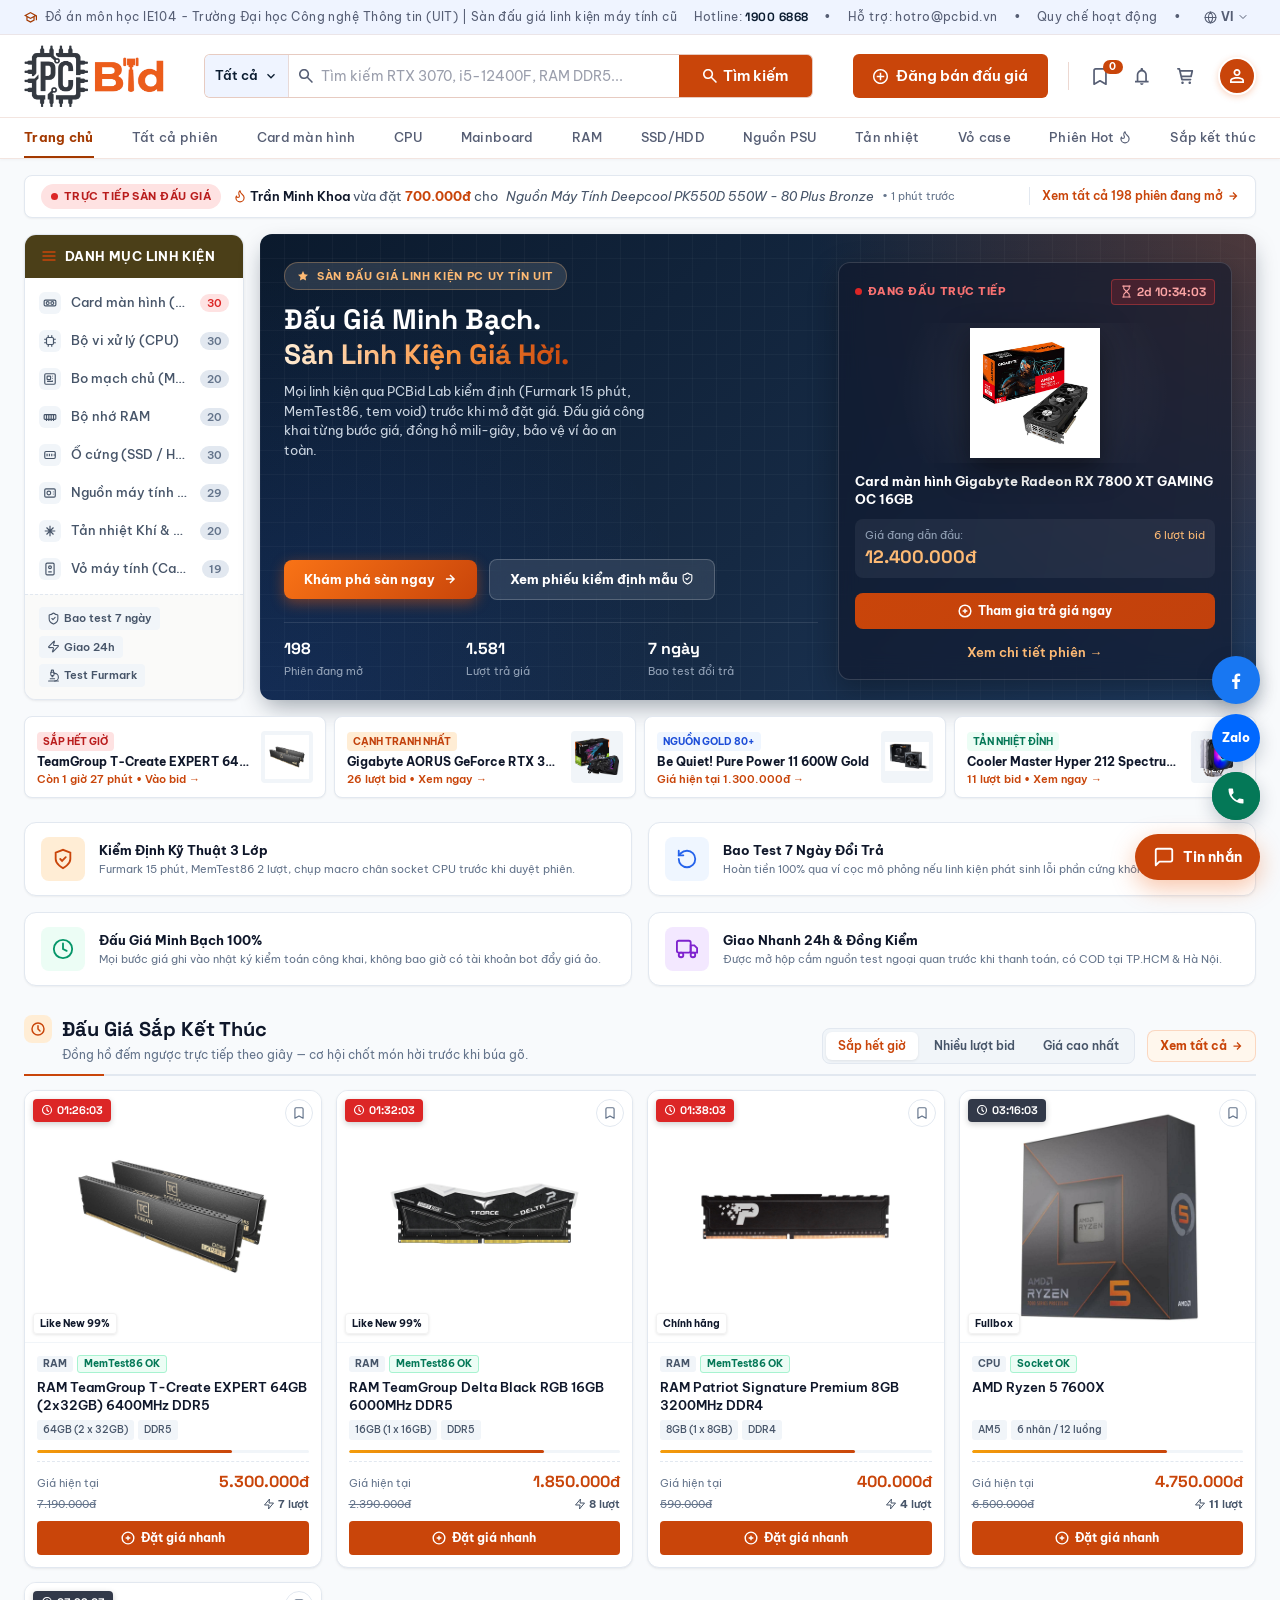
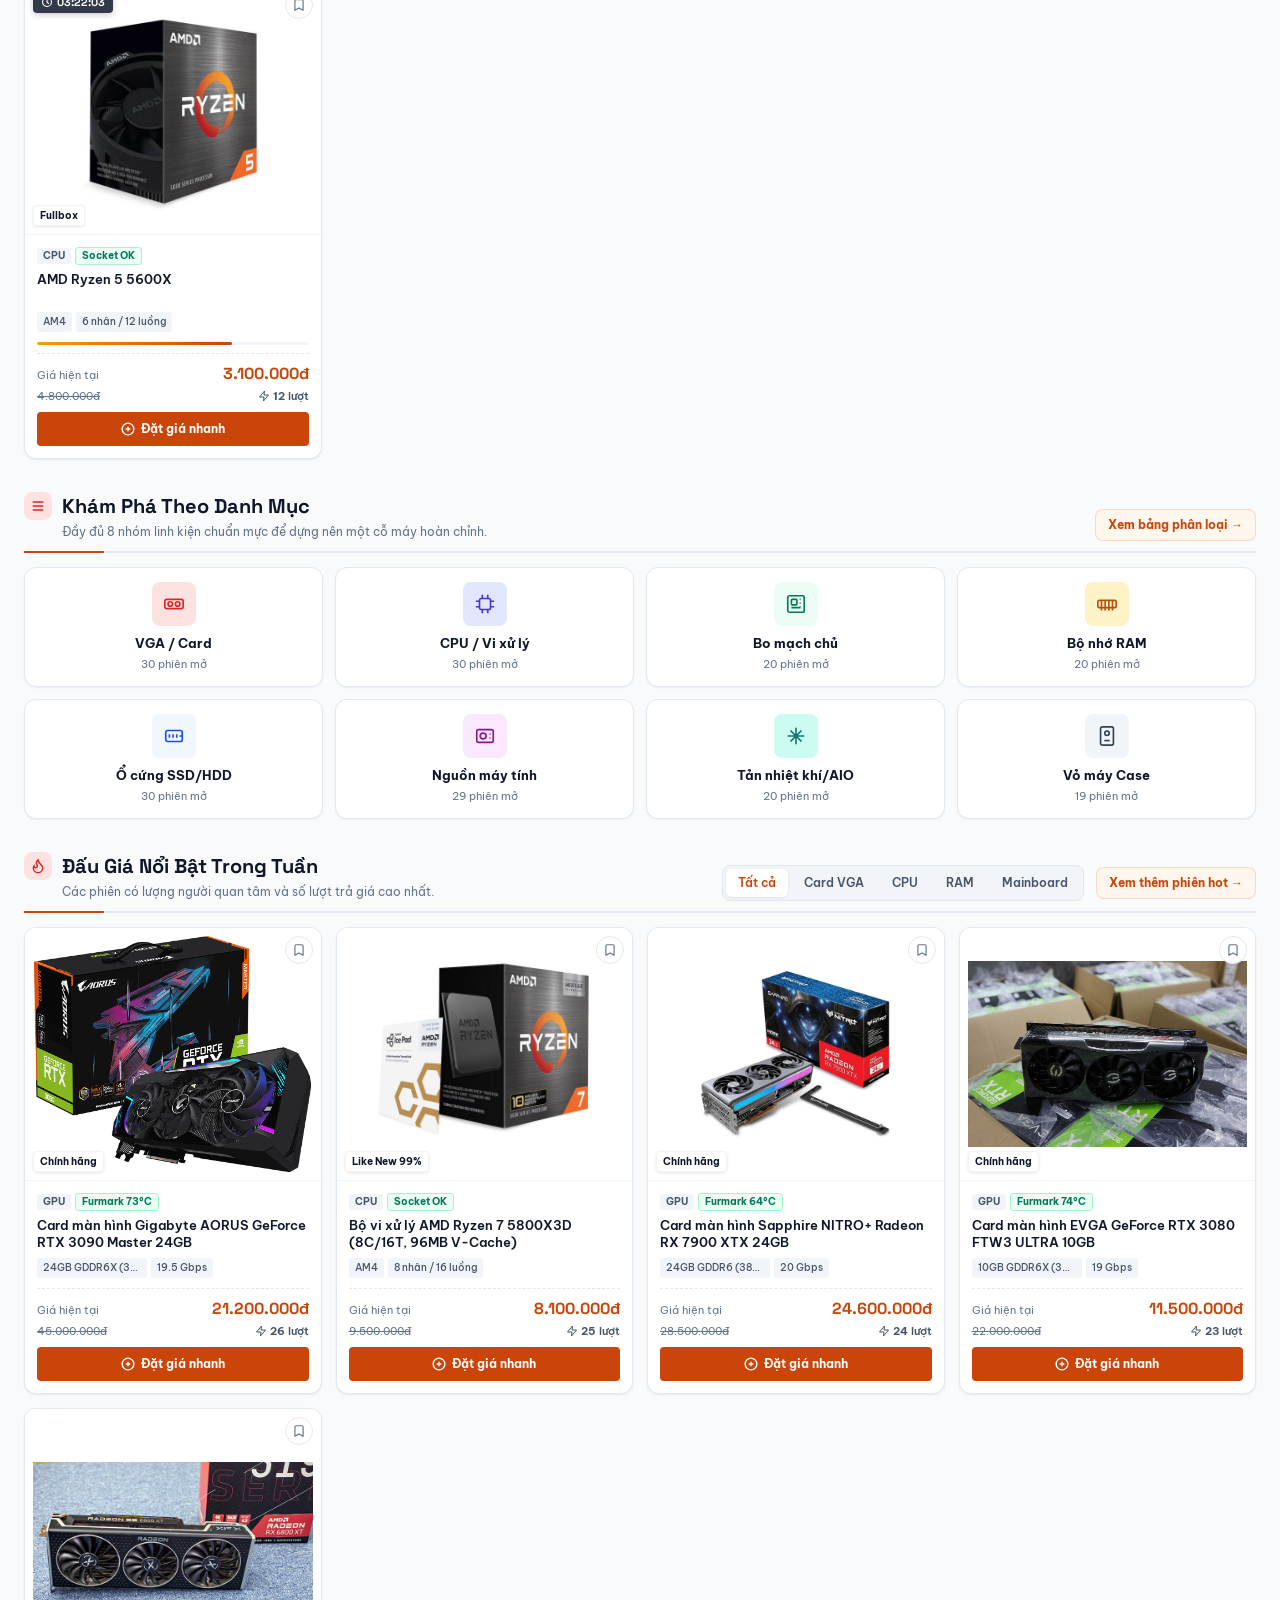
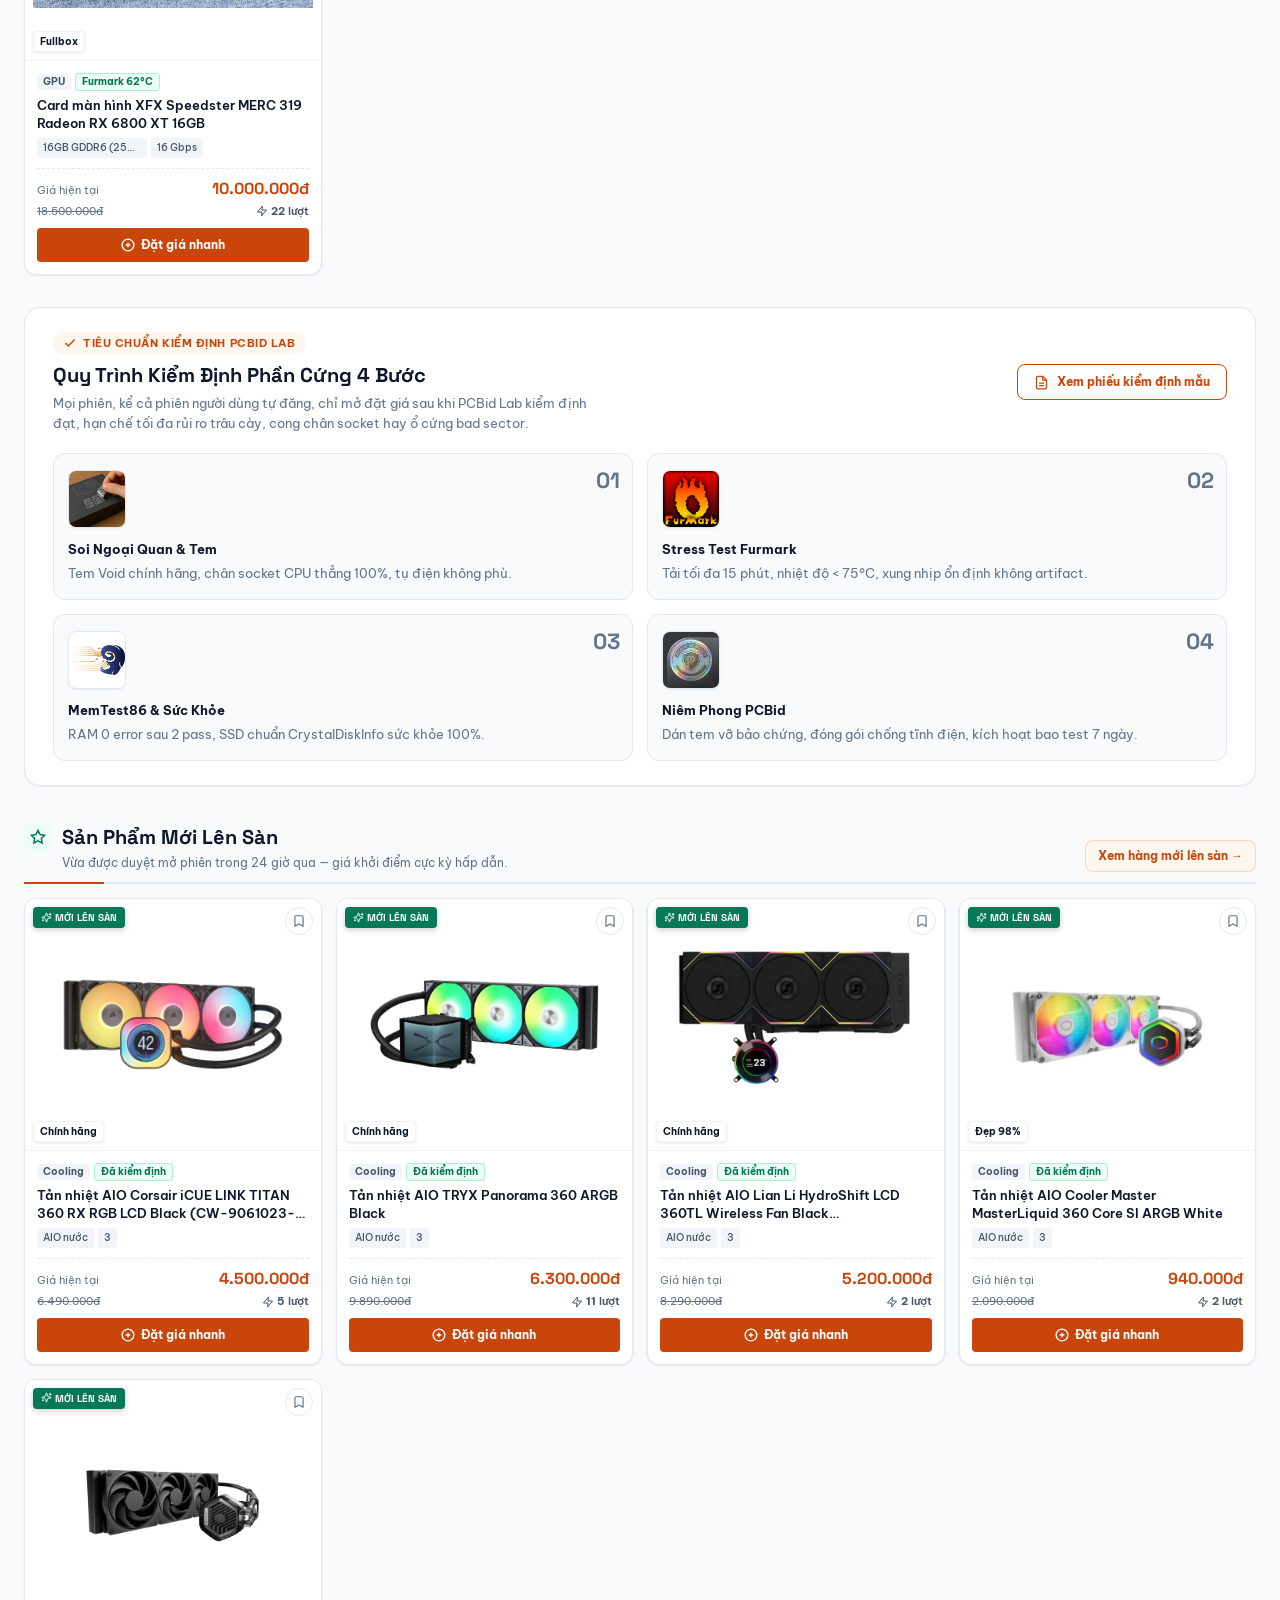
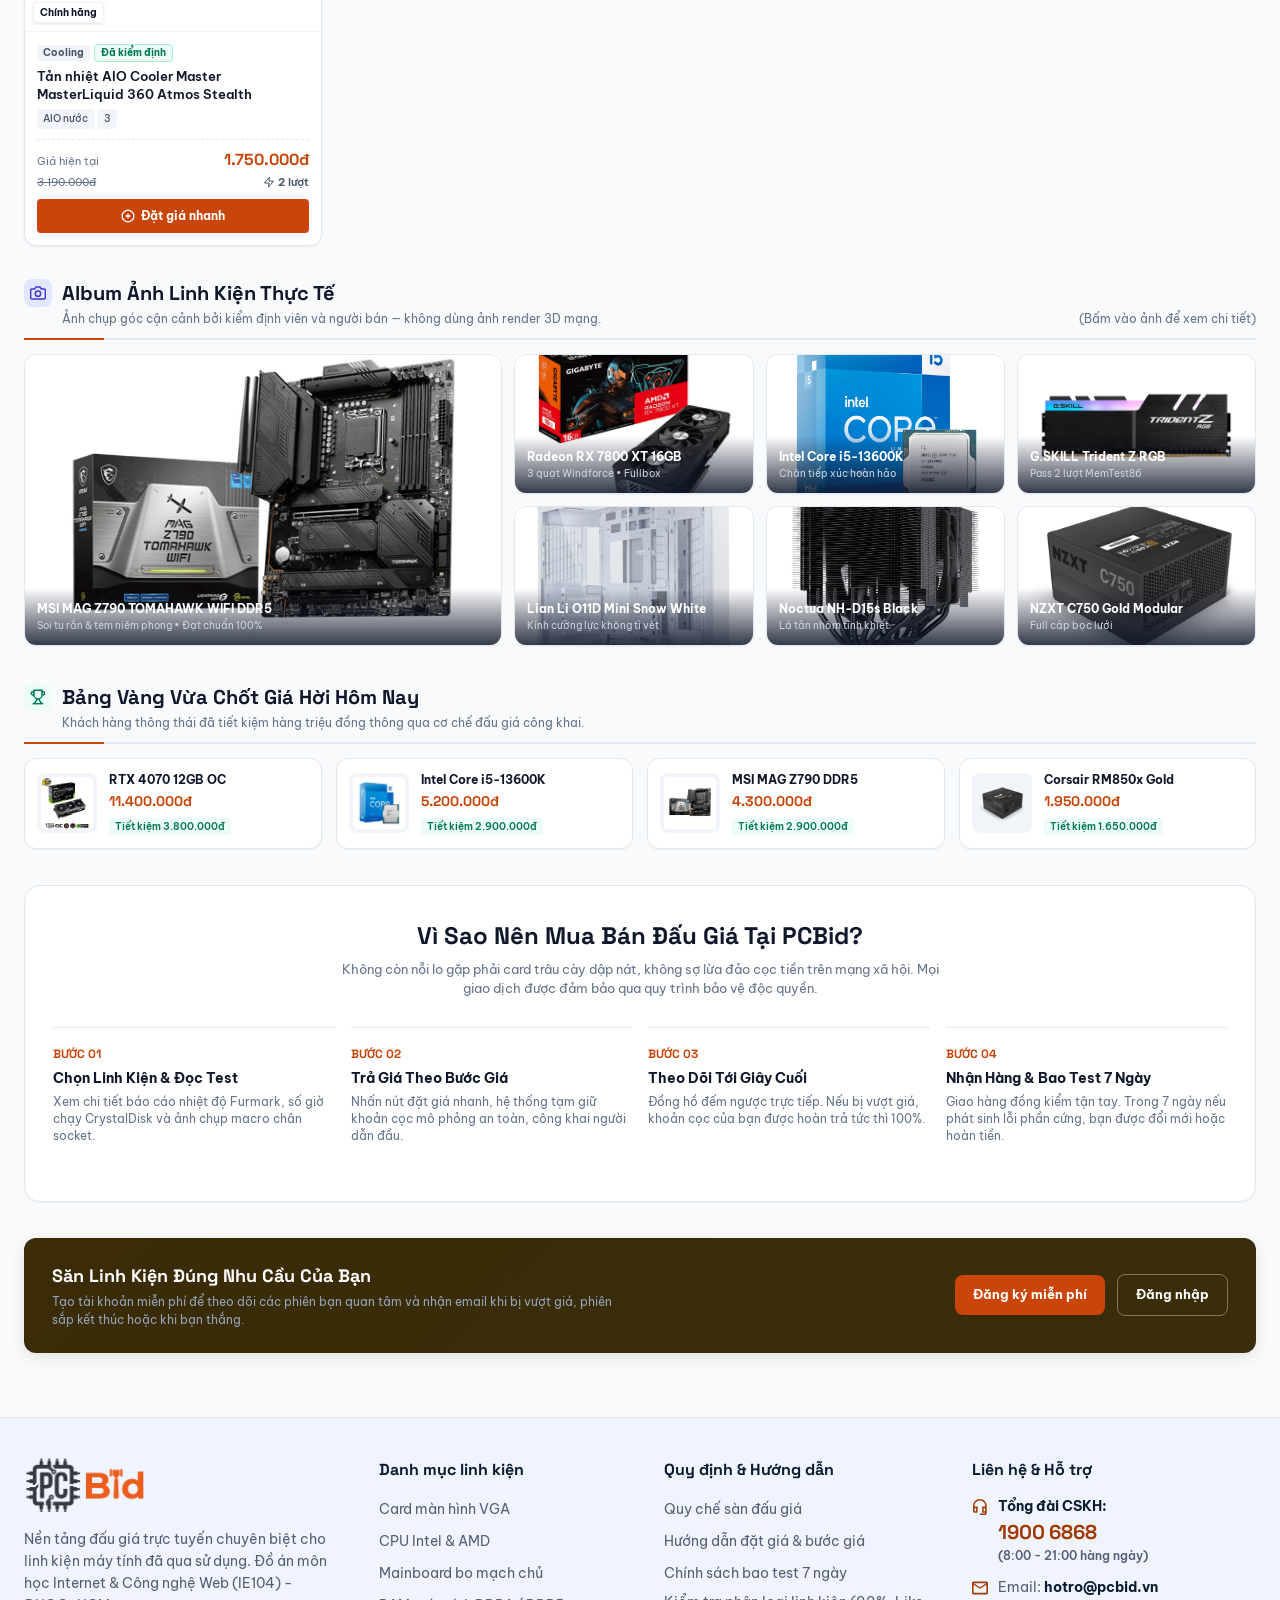
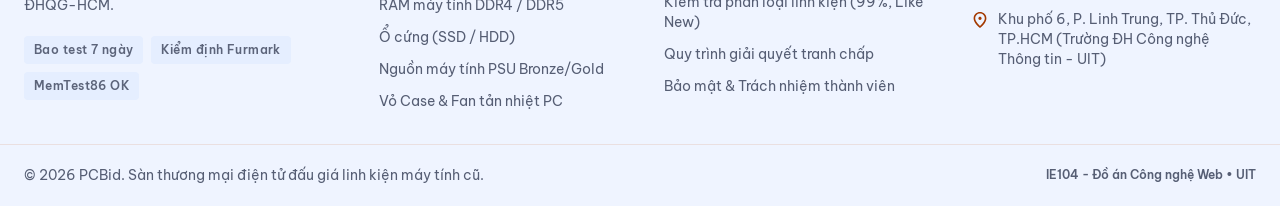
<file: index.html>
<!DOCTYPE html>
<html lang="vi">

<head>
  <meta charset="UTF-8">
  <meta name="viewport" content="width=device-width, initial-scale=1.0">
  <!-- Biểu tượng trang (favicon) trên tab trình duyệt và màn hình chính điện thoại -->
  <link rel="icon" href="favicon.ico?v=2" sizes="any">
  <link rel="icon" type="image/png" sizes="32x32" href="images/icons/favicon-32.png?v=2">
  <link rel="icon" type="image/png" sizes="192x192" href="images/icons/icon-192.png?v=2">
  <link rel="apple-touch-icon" href="images/icons/apple-touch-icon.png?v=2">
  <link rel="manifest" href="site.webmanifest">
  <meta name="theme-color" content="#c9450a">
  <meta name="description"
    content="PCBid - Sàn đấu giá trực tuyến chuyên biệt cho linh kiện máy tính cũ, card màn hình, CPU, bo mạch chủ đã qua kiểm định Furmark và MemTest86.">
  <title>PCBid - Sàn Đấu Giá Linh Kiện PC Cũ</title>

  <!-- Phông chữ từ Google Fonts: Be Vietnam Pro & Space Grotesk -->
  <link rel="preconnect" href="https://fonts.googleapis.com">
  <link rel="preconnect" href="https://fonts.gstatic.com" crossorigin>
  <link
    href="https://fonts.googleapis.com/css2?family=Be+Vietnam+Pro:wght@400;500;600;700;800&family=Space+Grotesk:wght@500;600;700;800&display=swap"
    rel="stylesheet">

  <!-- Định kiểu cốt lõi hệ thống -->
  <link rel="stylesheet" href="css/reset.css">
  <link rel="stylesheet" href="css/style.css">

  <!-- Định kiểu thành phần Header/Footer dùng chung -->
  <link rel="stylesheet" href="components/header/header.css">
  <link rel="stylesheet" href="components/footer/footer.css">

  <!-- Tệp tin định kiểu riêng cho Trang chủ -->
  <link rel="stylesheet" href="css/home.css">
</head>

<body id="home-page">

  <!-- ==================== KHUNG NẠP ĐỘNG HEADER ==================== -->
  <div id="app-header"></div>

  <!-- ==================== NỘI DUNG CHÍNH (MAIN) ==================== -->
  <main class="pcb-home">
    <div class="container">

      <!-- ============================================================
           0. BĂNG CHUYỀN HOẠT ĐỘNG SÀN TRỰC TIẾP (LIVE TICKER RIBBON)
           ============================================================ -->
      <section class="pcb-ticker" aria-label="Hoạt động đấu giá thời gian thực">
        <div class="pcb-ticker__left">
          <span class="pcb-ticker__badge">
            <span class="pcb-ticker__dot"></span>
            Trực tiếp sàn đấu giá
          </span>
          <div class="pcb-ticker__viewport">
            <div class="pcb-ticker__track" id="pcb-ticker-track">
              <!-- JS tự động chèn các sự kiện realtime -->
            </div>
          </div>
        </div>
        <a href="products.html" class="pcb-ticker__link">
          <span id="pcb-open-count-link">Xem tất cả phiên đang mở</span>
          <svg width="12" height="12" viewBox="0 0 24 24" fill="none" stroke="currentColor" stroke-width="2.5">
            <path d="M5 12h14M12 5l7 7-7 7" />
          </svg>
        </a>
      </section>

      <!-- ============================================================
           1. HERO 2.0: 3 CỘT (SIDEBAR + BANNER TÂM ĐIỂM + PROMOS)
           ============================================================ -->
      <section class="hero-v2" aria-labelledby="hero-v2-heading">

        <!-- Cột 1: Sidebar Danh Mục Linh Kiện Cũ -->
        <aside class="hero-v2__sidebar" aria-label="Danh mục linh kiện">
          <div class="hero-v2__sidebar-head">
            <svg viewBox="0 0 24 24" fill="none" stroke="currentColor" stroke-width="2" stroke-linecap="round">
              <line x1="3" y1="12" x2="21" y2="12"></line>
              <line x1="3" y1="6" x2="21" y2="6"></line>
              <line x1="3" y1="18" x2="21" y2="18"></line>
            </svg>
            <span>Danh mục linh kiện</span>
          </div>

          <ul class="hero-v2__cat-list">
            <li class="hero-v2__cat-item">
              <a href="products.html?category=vga" class="hero-v2__cat-link hero-v2__cat-link--hot">
                <span class="hero-v2__cat-icon">
                  <svg viewBox="0 0 24 24" fill="none" stroke="currentColor" stroke-width="2">
                    <rect x="2" y="7" width="20" height="10" rx="2" />
                    <circle cx="8" cy="12" r="2.5" />
                    <circle cx="16" cy="12" r="2.5" />
                  </svg>
                </span>
                <span class="hero-v2__cat-name">Card màn hình (GPU)</span>
                <span class="hero-v2__cat-count" data-cat-count="vga">30</span>
              </a>
            </li>
            <li class="hero-v2__cat-item">
              <a href="products.html?category=cpu" class="hero-v2__cat-link">
                <span class="hero-v2__cat-icon">
                  <svg viewBox="0 0 24 24" fill="none" stroke="currentColor" stroke-width="2">
                    <rect x="6" y="6" width="12" height="12" rx="2" />
                    <path d="M9 2v4M15 2v4M9 18v4M15 18v4M2 9h4M2 15h4M18 9h4M18 15h4" />
                  </svg>
                </span>
                <span class="hero-v2__cat-name">Bộ vi xử lý (CPU)</span>
                <span class="hero-v2__cat-count" data-cat-count="cpu">30</span>
              </a>
            </li>
            <li class="hero-v2__cat-item">
              <a href="products.html?category=mainboard" class="hero-v2__cat-link">
                <span class="hero-v2__cat-icon">
                  <svg viewBox="0 0 24 24" fill="none" stroke="currentColor" stroke-width="2">
                    <rect x="3" y="3" width="18" height="18" rx="2" />
                    <rect x="7" y="7" width="6" height="6" rx="1" />
                    <path d="M16 7h1M16 11h1M16 15h1M7 16h10" />
                  </svg>
                </span>
                <span class="hero-v2__cat-name">Bo mạch chủ (Mainboard)</span>
                <span class="hero-v2__cat-count" data-cat-count="mainboard">20</span>
              </a>
            </li>
            <li class="hero-v2__cat-item">
              <a href="products.html?category=ram" class="hero-v2__cat-link">
                <span class="hero-v2__cat-icon">
                  <svg viewBox="0 0 24 24" fill="none" stroke="currentColor" stroke-width="2">
                    <rect x="2" y="8" width="20" height="8" rx="1.5" />
                    <path d="M6 16v3M10 16v3M14 16v3M18 16v3M6 8v8M10 8v8M14 8v8M18 8v8" />
                  </svg>
                </span>
                <span class="hero-v2__cat-name">Bộ nhớ RAM</span>
                <span class="hero-v2__cat-count" data-cat-count="ram">20</span>
              </a>
            </li>
            <li class="hero-v2__cat-item">
              <a href="products.html?category=storage" class="hero-v2__cat-link">
                <span class="hero-v2__cat-icon">
                  <svg viewBox="0 0 24 24" fill="none" stroke="currentColor" stroke-width="2">
                    <rect x="3" y="6" width="18" height="12" rx="2" />
                    <path d="M7 10v4M11 10v4M15 10v4M18 12h3" />
                  </svg>
                </span>
                <span class="hero-v2__cat-name">Ổ cứng (SSD / HDD)</span>
                <span class="hero-v2__cat-count" data-cat-count="storage">30</span>
              </a>
            </li>
            <li class="hero-v2__cat-item">
              <a href="products.html?category=psu" class="hero-v2__cat-link">
                <span class="hero-v2__cat-icon">
                  <svg viewBox="0 0 24 24" fill="none" stroke="currentColor" stroke-width="2">
                    <rect x="3" y="5" width="18" height="14" rx="2" />
                    <circle cx="10" cy="12" r="3.2" />
                    <path d="M17 10h1M17 14h1" />
                  </svg>
                </span>
                <span class="hero-v2__cat-name">Nguồn máy tính (PSU)</span>
                <span class="hero-v2__cat-count" data-cat-count="psu">30</span>
              </a>
            </li>
            <li class="hero-v2__cat-item">
              <a href="products.html?category=cooling" class="hero-v2__cat-link">
                <span class="hero-v2__cat-icon">
                  <svg viewBox="0 0 24 24" fill="none" stroke="currentColor" stroke-width="2">
                    <path d="M12 3v18M3 12h18M6 6l12 12M18 6L6 18" />
                  </svg>
                </span>
                <span class="hero-v2__cat-name">Tản nhiệt Khí &amp; AIO</span>
                <span class="hero-v2__cat-count" data-cat-count="cooling">20</span>
              </a>
            </li>
            <li class="hero-v2__cat-item">
              <a href="products.html?category=case" class="hero-v2__cat-link">
                <span class="hero-v2__cat-icon">
                  <svg viewBox="0 0 24 24" fill="none" stroke="currentColor" stroke-width="2">
                    <rect x="5" y="2" width="14" height="20" rx="2" />
                    <circle cx="12" cy="9" r="2.4" />
                    <path d="M9 17h6" />
                  </svg>
                </span>
                <span class="hero-v2__cat-name">Vỏ máy tính (Case)</span>
                <span class="hero-v2__cat-count" data-cat-count="case">20</span>
              </a>
            </li>
          </ul>

          <div class="hero-v2__sidebar-foot">
            <span class="hero-v2__sidebar-pill"><span class="lucide pcb-icon pcb-icon--shield-check pcb-icon--s13" aria-hidden="true"></span> Bao test 7 ngày</span>
            <span class="hero-v2__sidebar-pill"><span class="lucide pcb-icon pcb-icon--zap pcb-icon--s13" aria-hidden="true"></span> Giao 24h</span>
            <span class="hero-v2__sidebar-pill"><span class="lucide pcb-icon pcb-icon--microscope pcb-icon--s13" aria-hidden="true"></span> Test Furmark</span>
          </div>
        </aside>

        <!-- Cột 2: Banner Công Nghệ & Card Đấu Giá Tâm Điểm Trực Tiếp -->
        <div class="hero-v2__main">
          <div class="hero-v2__content">
            <div>
              <span class="hero-v2__tagline">
                <svg width="12" height="12" viewBox="0 0 24 24" fill="currentColor">
                  <path
                    d="M12 2L15.09 8.26L22 9.27L17 14.14L18.18 21.02L12 17.77L5.82 21.02L7 14.14L2 9.27L8.91 8.26L12 2Z" />
                </svg>
                Sàn đấu giá linh kiện PC uy tín UIT
              </span>
              <h1 class="hero-v2__title" id="hero-v2-heading">
                Đấu Giá Minh Bạch.<br>
                <span class="hero-v2__title-accent">Săn Linh Kiện Giá Hời.</span>
              </h1>
              <p class="hero-v2__desc">
                Mọi linh kiện qua PCBid Lab kiểm định (Furmark 15 phút, MemTest86, tem void) trước khi mở đặt giá. Đấu giá
                công khai từng bước giá, đồng hồ mili-giây, bảo vệ ví ảo an toàn.
              </p>
            </div>

            <div>
              <div class="hero-v2__actions">
                <a href="products.html" class="hero-v2__btn hero-v2__btn--primary">
                  <span>Khám phá sàn ngay</span>
                  <svg width="14" height="14" viewBox="0 0 24 24" fill="none" stroke="currentColor" stroke-width="2.5">
                    <path d="M5 12h14M12 5l7 7-7 7" />
                  </svg>
                </a>
                <button type="button" class="hero-v2__btn hero-v2__btn--glass" id="btn-open-cert">
                  <span>Xem phiếu kiểm định mẫu <span class="lucide pcb-icon pcb-icon--shield-check pcb-icon--s13" aria-hidden="true"></span></span>
                </button>
              </div>

              <div class="hero-v2__stats">
                <div class="hero-v2__stat-item">
                  <!-- Số phiên đang mở thật, JS đếm lại từ dữ liệu sàn -->
                  <span class="hero-v2__stat-val" id="hero-stat-open">0</span>
                  <span class="hero-v2__stat-lbl">Phiên đang mở</span>
                </div>
                <div class="hero-v2__stat-item">
                  <!-- Tổng lượt trả giá trên các phiên, JS đếm lại -->
                  <span class="hero-v2__stat-val" id="hero-stat-bids">0</span>
                  <span class="hero-v2__stat-lbl">Lượt trả giá</span>
                </div>
                <div class="hero-v2__stat-item">
                  <span class="hero-v2__stat-val">7 ngày</span>
                  <span class="hero-v2__stat-lbl">Bao test đổi trả</span>
                </div>
              </div>
            </div>
          </div>

          <!-- Card Tâm Điểm: Đang Đấu Trực Tiếp (JS cập nhật tên, ảnh, giá, lượt bid theo dữ liệu thật của sản phẩm 2028) -->
          <div class="hero-v2__spotlight" id="hero-spotlight" data-product-id="2028">
            <div class="hero-v2__spotlight-head">
              <span class="hero-v2__spotlight-live">
                <span class="pcb-ticker__dot"></span>
                Đang đấu trực tiếp
              </span>
              <span class="hero-v2__spotlight-countdown">
                <span class="lucide pcb-icon pcb-icon--hourglass pcb-icon--s13" aria-hidden="true"></span> <span id="hero-spotlight-timer">02:45:18</span>
              </span>
            </div>

            <a class="hero-v2__spotlight-media" href="product-detail.html?id=2028" data-spotlight-link>
              <img class="hero-v2__spotlight-img" src="images/products/gpu/2028-rx-7800-xt-1.jpg"
                alt="Card màn hình Gigabyte Radeon RX 7800 XT GAMING OC 16GB" data-spotlight-img>
            </a>

            <h2 class="hero-v2__spotlight-name" title="Card màn hình Gigabyte Radeon RX 7800 XT GAMING OC 16GB">
              <a class="hero-v2__spotlight-name-link" href="product-detail.html?id=2028" data-spotlight-link data-spotlight-name>Card màn hình Gigabyte Radeon RX 7800 XT GAMING OC 16GB</a>
            </h2>

            <div class="hero-v2__spotlight-pricebox">
              <div class="hero-v2__spotlight-lbl">
                <span>Giá đang dẫn đầu:</span>
                <span class="hero-v2__spotlight-count" data-spotlight-count>6 lượt bid</span>
              </div>
              <div class="hero-v2__spotlight-bid" data-spotlight-bid>12.400.000đ</div>
            </div>

            <button type="button" class="hero-v2__spotlight-action" data-action="quick-bid" data-id="2028">
              <svg width="14" height="14" viewBox="0 0 24 24" fill="none" stroke="currentColor" stroke-width="2.5">
                <circle cx="12" cy="12" r="10" />
                <path d="M12 8v8M8 12h8" />
              </svg>
              <span>Tham gia trả giá ngay</span>
            </button>
            <a class="hero-v2__spotlight-detail" href="product-detail.html?id=2028" data-spotlight-link>Xem chi tiết phiên →</a>
          </div>

        </div>

        <!-- Cột 3: 4 thẻ đấu giá nổi bật thu nhỏ. JS điền sản phẩm thật và liên kết thẳng tới trang chi tiết phiên -->
        <div class="hero-v2__promos">
          <a href="products.html?sort=ending" class="hero-v2__promo-card" id="hero-promo-ending">
            <div class="hero-v2__promo-info">
              <span class="hero-v2__promo-tag hero-v2__promo-tag--danger">Sắp hết giờ</span>
              <h3 class="hero-v2__promo-title" data-promo-title>Ryzen 5 5600 6C/12T</h3>
              <span class="hero-v2__promo-sub" data-promo-sub>Vào bid →</span>
            </div>
            <img src="images/products/cpu/1019-ryzen-5-5600-1.jpg" alt="" class="hero-v2__promo-img" data-promo-img>
          </a>

          <a href="products.html?sort=bids" class="hero-v2__promo-card" id="hero-promo-competitive">
            <div class="hero-v2__promo-info">
              <span class="hero-v2__promo-tag hero-v2__promo-tag--hot">Cạnh tranh nhất</span>
              <h3 class="hero-v2__promo-title" data-promo-title>RTX 3090 Master 24GB</h3>
              <span class="hero-v2__promo-sub" data-promo-sub>Xem ngay →</span>
            </div>
            <img src="images/products/gpu/2015-rtx-3090-24gb-1.png" alt="" class="hero-v2__promo-img" data-promo-img>
          </a>

          <a href="products.html?category=psu" class="hero-v2__promo-card" id="hero-promo-psu">
            <div class="hero-v2__promo-info">
              <span class="hero-v2__promo-tag hero-v2__promo-tag--blue">Nguồn Gold 80+</span>
              <h3 class="hero-v2__promo-title" data-promo-title>NZXT C750 Gold 750W</h3>
              <span class="hero-v2__promo-sub" data-promo-sub>Xem ngay →</span>
            </div>
            <img src="images/products/psu/6013-nzxt-c750-gold-1.png" alt="" class="hero-v2__promo-img" data-promo-img>
          </a>

          <a href="products.html?category=cooling" class="hero-v2__promo-card" id="hero-promo-cooling">
            <div class="hero-v2__promo-info">
              <span class="hero-v2__promo-tag hero-v2__promo-tag--cool">Tản nhiệt đỉnh</span>
              <h3 class="hero-v2__promo-title" data-promo-title>Noctua NH-D15S Chromax Black</h3>
              <span class="hero-v2__promo-sub" data-promo-sub>Xem ngay →</span>
            </div>
            <img src="images/products/cooling/8007-tan-nhiet-noctua-nh-d15s-chromax-black-1.jpg" alt=""
              class="hero-v2__promo-img" data-promo-img>
          </a>
        </div>

      </section>

      <!-- ============================================================
           2. DẢI CAM KẾT VẬN HÀNH & BẢO HÀNH (TRUST BAR 2.0)
           ============================================================ -->
      <section class="pcb-trust" aria-label="Cam kết chất lượng sàn PCBid">
        <div class="pcb-trust__item">
          <div class="pcb-trust__icon pcb-trust__icon--orange">
            <svg viewBox="0 0 24 24" fill="none" stroke="currentColor" stroke-width="2" stroke-linecap="round">
              <path d="M12 22s8-4 8-10V5l-8-3-8 3v7c0 6 8 10 8 10z" />
              <path d="M9 12l2 2 4-4" />
            </svg>
          </div>
          <div>
            <h3 class="pcb-trust__title">Kiểm Định Kỹ Thuật 3 Lớp</h3>
            <p class="pcb-trust__desc">Furmark 15 phút, MemTest86 2 lượt, chụp macro chân socket CPU trước khi duyệt
              phiên.</p>
          </div>
        </div>

        <div class="pcb-trust__item">
          <div class="pcb-trust__icon pcb-trust__icon--blue">
            <svg viewBox="0 0 24 24" fill="none" stroke="currentColor" stroke-width="2" stroke-linecap="round">
              <path d="M3 12a9 9 0 1 0 9-9 9.75 9.75 0 0 0-6.74 2.74L3 8" />
              <path d="M3 3v5h5" />
            </svg>
          </div>
          <div>
            <h3 class="pcb-trust__title">Bao Test 7 Ngày Đổi Trả</h3>
            <p class="pcb-trust__desc">Hoàn tiền 100% qua ví cọc mô phỏng nếu linh kiện phát sinh lỗi phần cứng không
              đúng mô tả.</p>
          </div>
        </div>

        <div class="pcb-trust__item">
          <div class="pcb-trust__icon pcb-trust__icon--green">
            <svg viewBox="0 0 24 24" fill="none" stroke="currentColor" stroke-width="2" stroke-linecap="round">
              <circle cx="12" cy="12" r="10" />
              <path d="M12 6v6l4 2" />
            </svg>
          </div>
          <div>
            <h3 class="pcb-trust__title">Đấu Giá Minh Bạch 100%</h3>
            <p class="pcb-trust__desc">Mọi bước giá ghi vào nhật ký kiểm toán công khai, không bao giờ có tài khoản bot
              đẩy giá ảo.</p>
          </div>
        </div>

        <div class="pcb-trust__item">
          <div class="pcb-trust__icon pcb-trust__icon--purple">
            <svg viewBox="0 0 24 24" fill="none" stroke="currentColor" stroke-width="2" stroke-linecap="round">
              <rect x="1" y="3" width="15" height="13" rx="2" />
              <polygon points="16 8 20 8 23 11 23 16 16 16 16 8" />
              <circle cx="5.5" cy="18.5" r="2.5" />
              <circle cx="18.5" cy="18.5" r="2.5" />
            </svg>
          </div>
          <div>
            <h3 class="pcb-trust__title">Giao Nhanh 24h &amp; Đồng Kiểm</h3>
            <p class="pcb-trust__desc">Được mở hộp cắm nguồn test ngoại quan trước khi thanh toán, có COD tại TP.HCM
              &amp; Hà Nội.</p>
          </div>
        </div>
      </section>

      <!-- ============================================================
           3. KỆ HÀNG: ĐẤU GIÁ SẮP KẾT THÚC (LIVE COUNTDOWNS)
           ============================================================ -->
      <section class="pcb-shelf pcb-shelf--ending" aria-labelledby="shelf-ending-heading">
        <header class="pcb-shelf__head">
          <div class="pcb-shelf__heading">
            <div class="pcb-shelf__title-wrap">
              <span class="pcb-shelf__icon pcb-shelf__icon--clock">
                <svg viewBox="0 0 24 24" fill="none" stroke="currentColor" stroke-width="2.2" stroke-linecap="round">
                  <circle cx="12" cy="12" r="9"></circle>
                  <polyline points="12 7 12 12 15 15"></polyline>
                </svg>
              </span>
              <h2 class="pcb-shelf__title" id="shelf-ending-heading">Đấu Giá Sắp Kết Thúc</h2>
            </div>
            <p class="pcb-shelf__desc">Đồng hồ đếm ngược trực tiếp theo giây — cơ hội chốt món hời trước khi búa gõ.</p>
          </div>

          <div class="pcb-shelf__tools">
            <div class="pcb-shelf__tabs" role="group" aria-label="Sắp xếp phiên sắp kết thúc">
              <button type="button" class="pcb-shelf__tab pcb-shelf__tab--active" aria-pressed="true" data-ending-tab="ending">Sắp hết
                giờ</button>
              <button type="button" class="pcb-shelf__tab" aria-pressed="false" data-ending-tab="bids">Nhiều lượt bid</button>
              <button type="button" class="pcb-shelf__tab" aria-pressed="false" data-ending-tab="price">Giá cao nhất</button>
            </div>
            <a href="products.html?status=ending" class="pcb-shelf__more">
              <span>Xem tất cả</span>
              <svg width="12" height="12" viewBox="0 0 24 24" fill="none" stroke="currentColor" stroke-width="2.5">
                <path d="M5 12h14M12 5l7 7-7 7" />
              </svg>
            </a>
          </div>
        </header>

        <!-- Lưới 5 sản phẩm hiển thị nhịp nhàng -->
        <div class="pcb-grid" id="pcb-ending-grid">
          <!-- JS Render -->
        </div>
      </section>

      <!-- ============================================================
           4. KHÁM PHÁ THEO DANH MỤC (CATEGORY TILES EXPLORER)
           ============================================================ -->
      <section class="pcb-shelf" aria-labelledby="shelf-cat-heading">
        <header class="pcb-shelf__head">
          <div class="pcb-shelf__heading">
            <div class="pcb-shelf__title-wrap">
              <span class="pcb-shelf__icon pcb-shelf__icon--flame">
                <svg viewBox="0 0 24 24" fill="none" stroke="currentColor" stroke-width="2.2">
                  <path d="M4 6h16M4 12h16M4 18h16" />
                </svg>
              </span>
              <h2 class="pcb-shelf__title" id="shelf-cat-heading">Khám Phá Theo Danh Mục</h2>
            </div>
            <p class="pcb-shelf__desc">Đầy đủ 8 nhóm linh kiện chuẩn mực để dựng nên một cỗ máy hoàn chỉnh.</p>
          </div>
          <a href="products.html" class="pcb-shelf__more">Xem bảng phân loại →</a>
        </header>

        <div class="pcb-cats">
          <a href="products.html?category=vga" class="pcb-cat-tile">
            <span class="pcb-cat-tile__icon pcb-cat-tile__icon--vga">
              <svg viewBox="0 0 24 24" fill="none" stroke="currentColor" stroke-width="1.8">
                <rect x="2" y="7" width="20" height="10" rx="2" />
                <circle cx="8" cy="12" r="2.5" />
                <circle cx="16" cy="12" r="2.5" />
              </svg>
            </span>
            <span class="pcb-cat-tile__name">VGA / Card</span>
            <span class="pcb-cat-tile__count" data-cat-count="vga">30 phiên mở</span>
          </a>

          <a href="products.html?category=cpu" class="pcb-cat-tile">
            <span class="pcb-cat-tile__icon pcb-cat-tile__icon--cpu">
              <svg viewBox="0 0 24 24" fill="none" stroke="currentColor" stroke-width="1.8">
                <rect x="6" y="6" width="12" height="12" rx="2" />
                <path d="M9 2v4M15 2v4M9 18v4M15 18v4M2 9h4M2 15h4M18 9h4M18 15h4" />
              </svg>
            </span>
            <span class="pcb-cat-tile__name">CPU / Vi xử lý</span>
            <span class="pcb-cat-tile__count" data-cat-count="cpu">30 phiên mở</span>
          </a>

          <a href="products.html?category=mainboard" class="pcb-cat-tile">
            <span class="pcb-cat-tile__icon pcb-cat-tile__icon--mb">
              <svg viewBox="0 0 24 24" fill="none" stroke="currentColor" stroke-width="1.8">
                <rect x="3" y="3" width="18" height="18" rx="2" />
                <rect x="7" y="7" width="6" height="6" rx="1" />
                <path d="M16 7h1M16 11h1M16 15h1M7 16h10" />
              </svg>
            </span>
            <span class="pcb-cat-tile__name">Bo mạch chủ</span>
            <span class="pcb-cat-tile__count" data-cat-count="mainboard">20 phiên mở</span>
          </a>

          <a href="products.html?category=ram" class="pcb-cat-tile">
            <span class="pcb-cat-tile__icon pcb-cat-tile__icon--ram">
              <svg viewBox="0 0 24 24" fill="none" stroke="currentColor" stroke-width="1.8">
                <rect x="2" y="8" width="20" height="8" rx="1.5" />
                <path d="M6 16v3M10 16v3M14 16v3M18 16v3M6 8v8M10 8v8M14 8v8M18 8v8" />
              </svg>
            </span>
            <span class="pcb-cat-tile__name">Bộ nhớ RAM</span>
            <span class="pcb-cat-tile__count" data-cat-count="ram">20 phiên mở</span>
          </a>

          <a href="products.html?category=storage" class="pcb-cat-tile">
            <span class="pcb-cat-tile__icon pcb-cat-tile__icon--ssd">
              <svg viewBox="0 0 24 24" fill="none" stroke="currentColor" stroke-width="1.8">
                <rect x="3" y="6" width="18" height="12" rx="2" />
                <path d="M7 10v4M11 10v4M15 10v4M18 12h3" />
              </svg>
            </span>
            <span class="pcb-cat-tile__name">Ổ cứng SSD/HDD</span>
            <span class="pcb-cat-tile__count" data-cat-count="storage">30 phiên mở</span>
          </a>

          <a href="products.html?category=psu" class="pcb-cat-tile">
            <span class="pcb-cat-tile__icon pcb-cat-tile__icon--psu">
              <svg viewBox="0 0 24 24" fill="none" stroke="currentColor" stroke-width="1.8">
                <rect x="3" y="5" width="18" height="14" rx="2" />
                <circle cx="10" cy="12" r="3.2" />
                <path d="M17 10h1M17 14h1" />
              </svg>
            </span>
            <span class="pcb-cat-tile__name">Nguồn máy tính</span>
            <span class="pcb-cat-tile__count" data-cat-count="psu">30 phiên mở</span>
          </a>

          <a href="products.html?category=cooling" class="pcb-cat-tile">
            <span class="pcb-cat-tile__icon pcb-cat-tile__icon--fan">
              <svg viewBox="0 0 24 24" fill="none" stroke="currentColor" stroke-width="1.8">
                <path d="M12 3v18M3 12h18M6 6l12 12M18 6L6 18" />
              </svg>
            </span>
            <span class="pcb-cat-tile__name">Tản nhiệt khí/AIO</span>
            <span class="pcb-cat-tile__count" data-cat-count="cooling">20 phiên mở</span>
          </a>

          <a href="products.html?category=case" class="pcb-cat-tile">
            <span class="pcb-cat-tile__icon pcb-cat-tile__icon--case">
              <svg viewBox="0 0 24 24" fill="none" stroke="currentColor" stroke-width="1.8">
                <rect x="5" y="2" width="14" height="20" rx="2" />
                <circle cx="12" cy="9" r="2.4" />
                <path d="M9 17h6" />
              </svg>
            </span>
            <span class="pcb-cat-tile__name">Vỏ máy Case</span>
            <span class="pcb-cat-tile__count" data-cat-count="case">20 phiên mở</span>
          </a>
        </div>
      </section>

      <!-- ============================================================
           5. KỆ HÀNG: ĐẤU GIÁ NỔI BẬT (TRENDING HOT WITH CATEGORY TABS)
           ============================================================ -->
      <section class="pcb-shelf" aria-labelledby="shelf-hot-heading">
        <header class="pcb-shelf__head">
          <div class="pcb-shelf__heading">
            <div class="pcb-shelf__title-wrap">
              <span class="pcb-shelf__icon pcb-shelf__icon--flame">
                <svg viewBox="0 0 24 24" fill="none" stroke="currentColor" stroke-width="2.2">
                  <path
                    d="M8.5 14.5A2.5 2.5 0 0 0 11 12c0-1.38-.5-2-1-3-1.072-2.143-.224-4.054 2-6 .5 2.5 2 4.9 4 6.5 2 1.6 3 3.5 3 5.5a7 7 0 1 1-14 0c0-1.153.433-2.294 1-3a2.5 2.5 0 0 0 2.5 2.5z" />
                </svg>
              </span>
              <h2 class="pcb-shelf__title" id="shelf-hot-heading">Đấu Giá Nổi Bật Trong Tuần</h2>
            </div>
            <p class="pcb-shelf__desc">Các phiên có lượng người quan tâm và số lượt trả giá cao nhất.</p>
          </div>

          <div class="pcb-shelf__tools">
            <div class="pcb-shelf__tabs" role="group" aria-label="Lọc danh mục đấu giá nổi bật">
              <button type="button" class="pcb-shelf__tab pcb-shelf__tab--active" aria-pressed="true" data-hot-tab="all">Tất cả</button>
              <button type="button" class="pcb-shelf__tab" aria-pressed="false" data-hot-tab="gpu">Card VGA</button>
              <button type="button" class="pcb-shelf__tab" aria-pressed="false" data-hot-tab="cpu">CPU</button>
              <button type="button" class="pcb-shelf__tab" aria-pressed="false" data-hot-tab="ram">RAM</button>
              <button type="button" class="pcb-shelf__tab" aria-pressed="false" data-hot-tab="mainboard">Mainboard</button>
            </div>
            <a href="products.html?status=hot" class="pcb-shelf__more">Xem thêm phiên hot →</a>
          </div>
        </header>

        <div class="pcb-grid" id="pcb-hot-grid">
          <!-- JS Render -->
        </div>
      </section>

      <!-- ============================================================
           6. GÓC KIỂM ĐỊNH KỸ THUẬT ĐỘC QUYỀN (HARDWARE VERIFICATION LAB)
           ============================================================ -->
      <section class="pcb-lab" aria-labelledby="lab-heading">
        <div class="pcb-lab__head">
          <div>
            <span class="pcb-lab__tag">
              <svg width="14" height="14" viewBox="0 0 24 24" fill="none" stroke="currentColor" stroke-width="2.5">
                <polyline points="20 6 9 17 4 12" />
              </svg>
              Tiêu chuẩn kiểm định PCBid Lab
            </span>
            <h2 class="pcb-lab__title" id="lab-heading">Quy Trình Kiểm Định Phần Cứng 4 Bước</h2>
            <p class="pcb-lab__desc">
              Mọi phiên, kể cả phiên người dùng tự đăng, chỉ mở đặt giá sau khi PCBid Lab kiểm định đạt, hạn chế tối đa rủi ro trâu cày, cong chân socket hay ổ cứng bad sector.
            </p>
          </div>
          <button type="button" class="pcb-lab__btn-cert" data-open-cert>
            <svg width="15" height="15" viewBox="0 0 24 24" fill="none" stroke="currentColor" stroke-width="2">
              <path d="M14 2H6a2 2 0 0 0-2 2v16a2 2 0 0 0 2 2h12a2 2 0 0 0 2-2V8z" />
              <polyline points="14 2 14 8 20 8" />
              <line x1="16" y1="13" x2="8" y2="13" />
              <line x1="16" y1="17" x2="8" y2="17" />
            </svg>
            Xem phiếu kiểm định mẫu
          </button>
        </div>

        <div class="pcb-lab__grid">
          <div class="pcb-lab__step">
            <span class="pcb-lab__step-num">01</span>
            <div class="pcb-lab__thumb">
              <img src="images/icons/tem-void-dan-do-dien-tu.jpg" alt="Tem Void dán linh kiện"
                class="pcb-lab__thumb-img pcb-lab__thumb-img--cover" loading="lazy">
            </div>
            <h3 class="pcb-lab__step-title">Soi Ngoại Quan &amp; Tem</h3>
            <p class="pcb-lab__desc">Tem Void chính hãng, chân socket CPU thẳng 100%, tụ điện không phù.</p>
          </div>

          <div class="pcb-lab__step">
            <span class="pcb-lab__step-num">02</span>
            <div class="pcb-lab__thumb">
              <img src="images/icons/furmark.png" alt="FurMark Stress Test"
                class="pcb-lab__thumb-img pcb-lab__thumb-img--contain" loading="lazy">
            </div>
            <h3 class="pcb-lab__step-title">Stress Test Furmark</h3>
            <p class="pcb-lab__desc">Tải tối đa 15 phút, nhiệt độ &lt; 75°C, xung nhịp ổn định không artifact.</p>
          </div>

          <div class="pcb-lab__step">
            <span class="pcb-lab__step-num">03</span>
            <div class="pcb-lab__thumb">
              <img src="images/icons/memtest86.webp" alt="MemTest86 RAM & SSD Test"
                class="pcb-lab__thumb-img pcb-lab__thumb-img--contain" loading="lazy">
            </div>
            <h3 class="pcb-lab__step-title">MemTest86 &amp; Sức Khỏe</h3>
            <p class="pcb-lab__desc">RAM 0 error sau 2 pass, SSD chuẩn CrystalDiskInfo sức khỏe 100%.</p>
          </div>

          <div class="pcb-lab__step">
            <span class="pcb-lab__step-num">04</span>
            <div class="pcb-lab__thumb">
              <img src="images/icons/tem-pcbid.jpg" alt="Tem bảo chứng PCBid Verified"
                class="pcb-lab__thumb-img pcb-lab__thumb-img--cover" loading="lazy">
            </div>
            <h3 class="pcb-lab__step-title">Niêm Phong PCBid</h3>
            <p class="pcb-lab__desc">Dán tem vỡ bảo chứng, đóng gói chống tĩnh điện, kích hoạt bao test 7 ngày.</p>
          </div>
        </div>
      </section>

      <!-- ============================================================
           7. KỆ HÀNG: SẢN PHẨM MỚI LÊN SÀN (FRESH LISTINGS)
           ============================================================ -->
      <section class="pcb-shelf" aria-labelledby="shelf-new-heading">
        <header class="pcb-shelf__head">
          <div class="pcb-shelf__heading">
            <div class="pcb-shelf__title-wrap">
              <span class="pcb-shelf__icon pcb-shelf__icon--star">
                <svg viewBox="0 0 24 24" fill="none" stroke="currentColor" stroke-width="2.2">
                  <polygon
                    points="12 2 15.09 8.26 22 9.27 17 14.14 18.18 21.02 12 17.77 5.82 21.02 7 14.14 2 9.27 8.91 8.26 12 2">
                  </polygon>
                </svg>
              </span>
              <h2 class="pcb-shelf__title" id="shelf-new-heading">Sản Phẩm Mới Lên Sàn</h2>
            </div>
            <p class="pcb-shelf__desc">Vừa được duyệt mở phiên trong 24 giờ qua — giá khởi điểm cực kỳ hấp dẫn.</p>
          </div>
          <a href="products.html?sort=newest" class="pcb-shelf__more">Xem hàng mới lên sàn →</a>
        </header>

        <div class="pcb-grid" id="pcb-new-grid">
          <!-- JS Render -->
        </div>
      </section>

      <!-- ============================================================
           8. ALBUM ẢNH LINH KIỆN THỰC TẾ (REAL HARDWARE GALLERY & LIGHTBOX)
           ============================================================ -->
      <section class="pcb-shelf" aria-labelledby="gallery-heading">
        <header class="pcb-shelf__head">
          <div class="pcb-shelf__heading">
            <div class="pcb-shelf__title-wrap">
              <span class="pcb-shelf__icon pcb-shelf__icon--cam">
                <svg viewBox="0 0 24 24" fill="none" stroke="currentColor" stroke-width="2.2">
                  <path d="M23 19a2 2 0 0 1-2 2H3a2 2 0 0 1-2-2V8a2 2 0 0 1 2-2h4l2-3h6l2 3h4a2 2 0 0 1 2 2z"></path>
                  <circle cx="12" cy="13" r="4"></circle>
                </svg>
              </span>
              <h2 class="pcb-shelf__title" id="gallery-heading">Album Ảnh Linh Kiện Thực Tế</h2>
            </div>
            <p class="pcb-shelf__desc">Ảnh chụp góc cận cảnh bởi kiểm định viên và người bán — không dùng ảnh render 3D
              mạng.</p>
          </div>
          <span class="pcb-gallery__hint">(Bấm vào ảnh để xem chi tiết)</span>
        </header>

        <div class="pcb-gallery">
          <div class="pcb-gallery__item pcb-gallery__item--large"
            data-gallery-src="images/products/mainboard/3013-msi-mag-z790-tomahawk-1.jpg"
            data-gallery-caption="MSI MAG Z790 TOMAHAWK WIFI DDR5 - Cận cảnh tụ rắn &amp; tản nhiệt VRM hầm hố, tem niêm phong nguyên bản">
            <img class="pcb-gallery__img" src="images/products/mainboard/3013-msi-mag-z790-tomahawk-1.jpg"
              alt="MSI MAG Z790 Tomahawk Wifi" loading="lazy">
            <div class="pcb-gallery__overlay">
              <span class="pcb-gallery__caption">MSI MAG Z790 TOMAHAWK WIFI DDR5</span>
              <span class="pcb-gallery__sub">Soi tụ rắn &amp; tem niêm phong • Đạt chuẩn 100%</span>
            </div>
          </div>

          <div class="pcb-gallery__item" data-gallery-src="images/products/gpu/2028-rx-7800-xt-1.jpg"
            data-gallery-caption="Gigabyte Radeon RX 7800 XT Gaming OC 16GB - Fullbox tản nhiệt 3 quạt Windforce nguyên tem">
            <img class="pcb-gallery__img" src="images/products/gpu/2028-rx-7800-xt-1.jpg" alt="Radeon RX 7800 XT"
              loading="lazy">
            <div class="pcb-gallery__overlay">
              <span class="pcb-gallery__caption">Radeon RX 7800 XT 16GB</span>
              <span class="pcb-gallery__sub">3 quạt Windforce • Fullbox</span>
            </div>
          </div>

          <div class="pcb-gallery__item" data-gallery-src="images/products/cpu/1012-i5-13600k-1.jpg"
            data-gallery-caption="Intel Core i5-13600K - Chân tiếp xúc mạ vàng nguyên vẹn, lưng kim loại không cấn móp">
            <img class="pcb-gallery__img" src="images/products/cpu/1012-i5-13600k-1.jpg" alt="Intel Core i5-13600K"
              loading="lazy">
            <div class="pcb-gallery__overlay">
              <span class="pcb-gallery__caption">Intel Core i5-13600K</span>
              <span class="pcb-gallery__sub">Chân tiếp xúc hoàn hảo</span>
            </div>
          </div>

          <div class="pcb-gallery__item" data-gallery-src="images/products/ram/4003-gskill-trident-z-rgb-16gb-1.jpg"
            data-gallery-caption="G.SKILL Trident Z RGB 16GB 3600MHz - Đèn LED đổi màu mượt mà, pass Memtest 2 vòng">
            <img class="pcb-gallery__img" src="images/products/ram/4003-gskill-trident-z-rgb-16gb-1.jpg"
              alt="RAM G.Skill Trident Z RGB" loading="lazy">
            <div class="pcb-gallery__overlay">
              <span class="pcb-gallery__caption">G.SKILL Trident Z RGB</span>
              <span class="pcb-gallery__sub">Pass 2 lượt MemTest86</span>
            </div>
          </div>

          <div class="pcb-gallery__item"
            data-gallery-src="images/products/case/7005-vo-may-tinh-lian-li-o11d-mini-v2-white-1.jpg"
            data-gallery-caption="Vỏ máy tính Lian Li O11 Dynamic Mini V2 Snow White - 2 mặt kính cường lực trong vắt kèm fan RGB">
            <img class="pcb-gallery__img" src="images/products/case/7005-vo-may-tinh-lian-li-o11d-mini-v2-white-1.jpg"
              alt="Lian Li O11D Mini V2" loading="lazy">
            <div class="pcb-gallery__overlay">
              <span class="pcb-gallery__caption">Lian Li O11D Mini Snow White</span>
              <span class="pcb-gallery__sub">Kính cường lực không tì vết</span>
            </div>
          </div>

          <div class="pcb-gallery__item"
            data-gallery-src="images/products/cooling/8007-tan-nhiet-noctua-nh-d15s-chromax-black-1.jpg"
            data-gallery-caption="Noctua NH-D15s chromax.black - Lá tản nhôm đen tĩnh điện đều đẹp, quạt êm không rơ lắc">
            <img class="pcb-gallery__img"
              src="images/products/cooling/8007-tan-nhiet-noctua-nh-d15s-chromax-black-1.jpg" alt="Noctua NH-D15s"
              loading="lazy">
            <div class="pcb-gallery__overlay">
              <span class="pcb-gallery__caption">Noctua NH-D15s Black</span>
              <span class="pcb-gallery__sub">Lá tản nhôm tinh khiết</span>
            </div>
          </div>

          <div class="pcb-gallery__item" data-gallery-src="images/products/psu/6013-nzxt-c750-gold-1.png"
            data-gallery-caption="NZXT C750 Gold Full Modular - Dây cáp bọc lưới đầy đủ, tem chuẩn 80 Plus Gold">
            <img class="pcb-gallery__img" src="images/products/psu/6013-nzxt-c750-gold-1.png" alt="NZXT C750 Gold"
              loading="lazy">
            <div class="pcb-gallery__overlay">
              <span class="pcb-gallery__caption">NZXT C750 Gold Modular</span>
              <span class="pcb-gallery__sub">Full cáp bọc lưới</span>
            </div>
          </div>
        </div>
      </section>

      <!-- ============================================================
           9. BẢNG VÀNG CHỐT GIÁ HỜI (RECENT BARGAIN WINS)
           ============================================================ -->
      <section class="pcb-shelf" aria-labelledby="wins-heading">
        <header class="pcb-shelf__head">
          <div class="pcb-shelf__heading">
            <div class="pcb-shelf__title-wrap">
              <span class="pcb-shelf__icon pcb-shelf__icon--star">
                <svg viewBox="0 0 24 24" fill="none" stroke="currentColor" stroke-width="2.2">
                  <path d="M6 9H4.5a2.5 2.5 0 0 1 0-5H6" />
                  <path d="M18 9h1.5a2.5 2.5 0 0 0 0-5H18" />
                  <path d="M4 22h16" />
                  <path d="M10 14.66V17c0 .55-.47.98-.97 1.21C7.85 18.75 7 20.24 7 22" />
                  <path d="M14 14.66V17c0 .55.47.98.97 1.21C16.15 18.75 17 20.24 17 22" />
                  <path d="M18 2H6v7a6 6 0 0 0 12 0V2Z" />
                </svg>
              </span>
              <h2 class="pcb-shelf__title" id="wins-heading">Bảng Vàng Vừa Chốt Giá Hời Hôm Nay</h2>
            </div>
            <p class="pcb-shelf__desc">Khách hàng thông thái đã tiết kiệm hàng triệu đồng thông qua cơ chế đấu giá công
              khai.</p>
          </div>
        </header>

        <div class="pcb-wins">
          <div class="pcb-win-card">
            <img src="images/products/gpu/2018-rtx-4070-12gb-1.webp" alt="" class="pcb-win-card__img">
            <div class="pcb-win-card__info">
              <h3 class="pcb-win-card__title">RTX 4070 12GB OC</h3>
              <div class="pcb-win-card__price">11.400.000đ</div>
              <span class="pcb-win-card__saved">Tiết kiệm 3.800.000đ</span>
            </div>
          </div>

          <div class="pcb-win-card">
            <img src="images/products/cpu/1012-i5-13600k-1.jpg" alt="" class="pcb-win-card__img">
            <div class="pcb-win-card__info">
              <h3 class="pcb-win-card__title">Intel Core i5-13600K</h3>
              <div class="pcb-win-card__price">5.200.000đ</div>
              <span class="pcb-win-card__saved">Tiết kiệm 2.900.000đ</span>
            </div>
          </div>

          <div class="pcb-win-card">
            <img src="images/products/mainboard/3013-msi-mag-z790-tomahawk-1.jpg" alt="" class="pcb-win-card__img">
            <div class="pcb-win-card__info">
              <h3 class="pcb-win-card__title">MSI MAG Z790 DDR5</h3>
              <div class="pcb-win-card__price">4.300.000đ</div>
              <span class="pcb-win-card__saved">Tiết kiệm 2.900.000đ</span>
            </div>
          </div>

          <div class="pcb-win-card">
            <img src="images/products/psu/6013-nzxt-c750-gold-1.png" alt="" class="pcb-win-card__img">
            <div class="pcb-win-card__info">
              <h3 class="pcb-win-card__title">Corsair RM850x Gold</h3>
              <div class="pcb-win-card__price">1.950.000đ</div>
              <span class="pcb-win-card__saved">Tiết kiệm 1.650.000đ</span>
            </div>
          </div>
        </div>
      </section>

      <!-- ============================================================
           10. VÌ SAO CHỌN PCBID (HOW IT WORKS & CORE VALUES)
           ============================================================ -->
      <section class="pcb-values" aria-labelledby="values-heading">
        <div class="pcb-values__head">
          <h2 class="pcb-values__title" id="values-heading">Vì Sao Nên Mua Bán Đấu Giá Tại PCBid?</h2>
          <p class="pcb-values__desc">
            Không còn nỗi lo gặp phải card trâu cày dập nát, không sợ lừa đảo cọc tiền trên mạng xã hội. Mọi giao dịch
            được đảm bảo qua quy trình bảo vệ độc quyền.
          </p>
        </div>

        <ol class="pcb-values__steps">
          <li class="pcb-values__step">
            <span class="pcb-values__step-num">BƯỚC 01</span>
            <h3 class="pcb-values__step-title">Chọn Linh Kiện &amp; Đọc Test</h3>
            <p class="pcb-values__step-desc">Xem chi tiết báo cáo nhiệt độ Furmark, số giờ chạy CrystalDisk và ảnh chụp
              macro chân socket.</p>
          </li>
          <li class="pcb-values__step">
            <span class="pcb-values__step-num">BƯỚC 02</span>
            <h3 class="pcb-values__step-title">Trả Giá Theo Bước Giá</h3>
            <p class="pcb-values__step-desc">Nhấn nút đặt giá nhanh, hệ thống tạm giữ khoản cọc mô phỏng an toàn, công
              khai người dẫn đầu.</p>
          </li>
          <li class="pcb-values__step">
            <span class="pcb-values__step-num">BƯỚC 03</span>
            <h3 class="pcb-values__step-title">Theo Dõi Tới Giây Cuối</h3>
            <p class="pcb-values__step-desc">Đồng hồ đếm ngược trực tiếp. Nếu bị vượt giá, khoản cọc của bạn được hoàn
              trả tức thì 100%.</p>
          </li>
          <li class="pcb-values__step">
            <span class="pcb-values__step-num">BƯỚC 04</span>
            <h3 class="pcb-values__step-title">Nhận Hàng &amp; Bao Test 7 Ngày</h3>
            <p class="pcb-values__step-desc">Giao hàng đồng kiểm tận tay. Trong 7 ngày nếu phát sinh lỗi phần cứng, bạn
              được đổi mới hoặc hoàn tiền.</p>
          </li>
        </ol>
      </section>

      <!-- ============================================================
           11. SĂN LINH KIỆN ĐÚNG NHU CẦU: THEO DÕI PHIÊN + NHẬN THÔNG BÁO QUA EMAIL TÀI KHOẢN
           Khách: mời đăng ký / đăng nhập (cần tài khoản mới dùng được watchlist).
           Đã đăng nhập: dùng email của tài khoản, bật / tắt nhận email, vào danh sách theo dõi.
           ============================================================ -->
      <section class="pcb-subscribe" aria-labelledby="sub-heading">
        <div class="pcb-subscribe__text">
          <h2 class="pcb-subscribe__title" id="sub-heading">Săn Linh Kiện Đúng Nhu Cầu Của Bạn</h2>
          <p class="pcb-subscribe__desc" id="pcb-subscribe-desc">Tạo tài khoản miễn phí để theo dõi các phiên bạn quan tâm và nhận
            email khi bị vượt giá, phiên sắp kết thúc hoặc khi bạn thắng.</p>
        </div>
        <!-- Nội dung theo trạng thái đăng nhập, JS vẽ lại; mặc định là nút cho khách -->
        <div class="pcb-subscribe__actions" id="pcb-subscribe-actions">
          <a href="register.html" class="pcb-subscribe__btn">Đăng ký miễn phí</a>
          <a href="login.html?redirect=index.html" class="pcb-subscribe__btn pcb-subscribe__btn--ghost">Đăng nhập</a>
        </div>
      </section>

    </div>
  </main>

  <!-- ==================== KHUNG NẠP ĐỘNG FOOTER ==================== -->
  <div id="app-footer"></div>

  <!-- ============================================================
       12. HỘP THOẠI ĐẤU GIÁ NHANH (QUICK BID MODAL)
       ============================================================ -->
  <div class="pcb-modal-backdrop" id="pcb-bid-modal" role="dialog" aria-modal="true" aria-labelledby="bid-modal-title">
    <div class="pcb-modal">
      <div class="pcb-modal__head">
        <h3 class="pcb-modal__title" id="bid-modal-title">
          <svg width="18" height="18" viewBox="0 0 24 24" fill="none" stroke="currentColor" stroke-width="2.5"
            color="#c9450a">
            <circle cx="12" cy="12" r="10" />
            <path d="M12 8v8M8 12h8" />
          </svg>
          Đặt giá nhanh linh kiện
        </h3>
        <button type="button" class="pcb-modal__close" data-action="close-bid-modal" aria-label="Đóng hộp thoại">
          <svg width="20" height="20" viewBox="0 0 24 24" fill="none" stroke="currentColor" stroke-width="2">
            <line x1="18" y1="6" x2="6" y2="18" />
            <line x1="6" y1="6" x2="18" y2="18" />
          </svg>
        </button>
      </div>

      <div class="pcb-modal__body">
        <div class="pcb-modal__product">
          <img src="images/placeholder-product.svg" alt="" class="pcb-modal__img" id="pcb-modal-img">
          <div>
            <h4 class="pcb-modal__prod-name" id="pcb-modal-name">Tên sản phẩm</h4>
            <span class="pcb-modal__prod-cond" id="pcb-modal-cond">Like New 99%</span>
          </div>
        </div>

        <div class="pcb-modal__price-display">
          <div>
            <span class="pcb-modal__price-label">Giá cao nhất hiện nay</span>
            <div class="pcb-modal__cur-val" id="pcb-modal-cur-bid">0đ</div>
          </div>
          <div class="pcb-modal__price-side">
            <span class="pcb-modal__step-info" id="pcb-modal-step-info">Bước giá: +100.000đ</span>
          </div>
        </div>

        <label class="pcb-modal__field-label">
          Chọn mức tăng bước giá của bạn:
        </label>
        <div class="pcb-modal__step-btns">
          <button type="button" class="pcb-modal__step-btn pcb-modal__step-btn--active"
            id="pcb-step-1">+100.000đ</button>
          <button type="button" class="pcb-modal__step-btn" id="pcb-step-2">+200.000đ</button>
          <button type="button" class="pcb-modal__step-btn" id="pcb-step-3">+300.000đ</button>
        </div>

        <div class="pcb-modal__wallet-box">
          <span id="pcb-modal-wallet-label">Ví cọc tạm ứng mô phỏng:</span>
          <strong id="pcb-modal-wallet-status">Đăng nhập để xem số dư</strong>
        </div>

        <button type="button" class="pcb-modal__submit" id="pcb-modal-submit-btn">
          Xác nhận đặt giá
        </button>
      </div>
    </div>
  </div>

  <!-- ============================================================
       13. HỘP THOẠI XEM PHIẾU KIỂM ĐỊNH MẪU (CERTIFICATE MODAL)
       ============================================================ -->
  <div class="pcb-modal-backdrop" id="pcb-cert-modal-box" role="dialog" aria-modal="true"
    aria-labelledby="cert-modal-title">
    <div class="pcb-modal pcb-cert-modal">
      <div class="pcb-modal__head">
        <h3 class="pcb-modal__title" id="cert-modal-title">Phiếu Kiểm Định Chất Lượng Tiêu Chuẩn</h3>
        <button type="button" class="pcb-modal__close" data-action="close-cert-modal" aria-label="Đóng hộp thoại">
          <svg width="20" height="20" viewBox="0 0 24 24" fill="none" stroke="currentColor" stroke-width="2">
            <line x1="18" y1="6" x2="6" y2="18" />
            <line x1="6" y1="6" x2="18" y2="18" />
          </svg>
        </button>
      </div>

      <div class="pcb-modal__body">
        <div class="pcb-cert-card">
          <!-- Đầu phiếu: tên trung tâm, mã chứng chỉ và con dấu kết quả -->
          <div class="pcb-cert-card__head">
            <div class="pcb-cert-card__org">
              <span class="pcb-cert-card__eyebrow">Phiếu kiểm định phần cứng</span>
              <h4 class="pcb-cert-card__title">Trung tâm kiểm định phần cứng PCBid</h4>
              <span class="pcb-cert-card__code">Mã chứng chỉ: <strong>#UIT-QC-2026-8892</strong></span>
            </div>
            <div class="pcb-cert-card__stamp" role="img" aria-label="Kết quả: Đạt chuẩn A+">
              <span class="pcb-cert-card__stamp-top">Đạt chuẩn</span>
              <span class="pcb-cert-card__stamp-grade">A+</span>
              <span class="pcb-cert-card__stamp-bottom">PCBid QC</span>
            </div>
          </div>

          <!-- Bảng kết quả đo thực tế -->
          <dl class="pcb-cert-list">
            <div class="pcb-cert-list__row">
              <dt>Thiết bị kiểm định</dt>
              <dd>ASUS ROG Strix GeForce RTX 3070 8GB OC</dd>
            </div>
            <div class="pcb-cert-list__row">
              <dt>Nhiệt độ Furmark (15 phút)</dt>
              <dd class="pcb-cert-list__good">64.8°C · quạt 58% · rất mát</dd>
            </div>
            <div class="pcb-cert-list__row">
              <dt>Xung nhịp Boost thực tế</dt>
              <dd>1905 MHz · ổn định 99.4%</dd>
            </div>
            <div class="pcb-cert-list__row">
              <dt>Tình trạng VRAM &amp; tụ điện</dt>
              <dd>100% tụ rắn không phù, tem void SPC nguyên vẹn</dd>
            </div>
            <div class="pcb-cert-list__row">
              <dt>Bảo đảm của sàn PCBid</dt>
              <dd>Bao test 7 ngày, 1 đổi 1 hoặc hoàn tiền về ví cọc</dd>
            </div>
          </dl>

          <!-- Chân phiếu: người kiểm định và ngày cấp -->
          <div class="pcb-cert-card__foot">
            <span>Kiểm định viên: <strong>Nguyễn Trọng Thao (UIT Hardware Lab)</strong></span>
            <span>Ngày cấp: <strong>Hôm nay</strong></span>
          </div>
        </div>

        <button type="button" class="pcb-modal__submit pcb-modal__submit--spaced" data-action="close-cert-modal">
          Đã hiểu, quay lại sàn đấu giá
        </button>
      </div>
    </div>
  </div>

  <!-- ============================================================
       14. HỘP THOẠI XEM ẢNH THỰC TẾ (LIGHTBOX CARD MODAL)
       Căn giữa màn hình, có nút X góc trên bên phải, có caption và button đóng bên dưới
       ============================================================ -->
  <div class="pcb-modal-backdrop" id="pcb-lightbox-modal" role="dialog" aria-modal="true"
    aria-labelledby="pcb-lightbox-title">
    <div class="pcb-modal pcb-lightbox-card">
      <div class="pcb-modal__head">
        <h3 class="pcb-modal__title" id="pcb-lightbox-title">
          <svg width="18" height="18" viewBox="0 0 24 24" fill="none" stroke="currentColor" stroke-width="2.2"
            color="#c9450a">
            <rect x="3" y="3" width="18" height="18" rx="2" />
            <circle cx="8.5" cy="8.5" r="1.5" />
            <polyline points="21 15 16 10 5 21" />
          </svg>
          Ảnh thực tế linh kiện
        </h3>
        <button type="button" class="pcb-modal__close" data-action="close-lightbox" aria-label="Đóng hộp thoại">
          <svg width="20" height="20" viewBox="0 0 24 24" fill="none" stroke="currentColor" stroke-width="2">
            <line x1="18" y1="6" x2="6" y2="18" />
            <line x1="6" y1="6" x2="18" y2="18" />
          </svg>
        </button>
      </div>

      <div class="pcb-lightbox-card__body">
        <div class="pcb-lightbox-card__media">
          <img src="images/placeholder-product.svg" alt="" class="pcb-lightbox-card__img" id="pcb-lightbox-img">
        </div>

        <div class="pcb-lightbox-card__info">
          <p class="pcb-lightbox-card__caption" id="pcb-lightbox-caption"></p>
          <span class="pcb-lightbox-card__tag">✓ Ảnh chụp thực tế trước khi lên sàn đấu giá PCBid</span>
        </div>
      </div>
    </div>
  </div>

  <!-- ==================== SCRIPTS ==================== -->
  <!-- Nạp Header/Footer động từ components/ -->
  <script type="module" src="js/main.js"></script>
  <!-- Kích hoạt chức năng trang chủ -->
  <script type="module" src="js/index.js"></script>
</body>

</html>
</file>
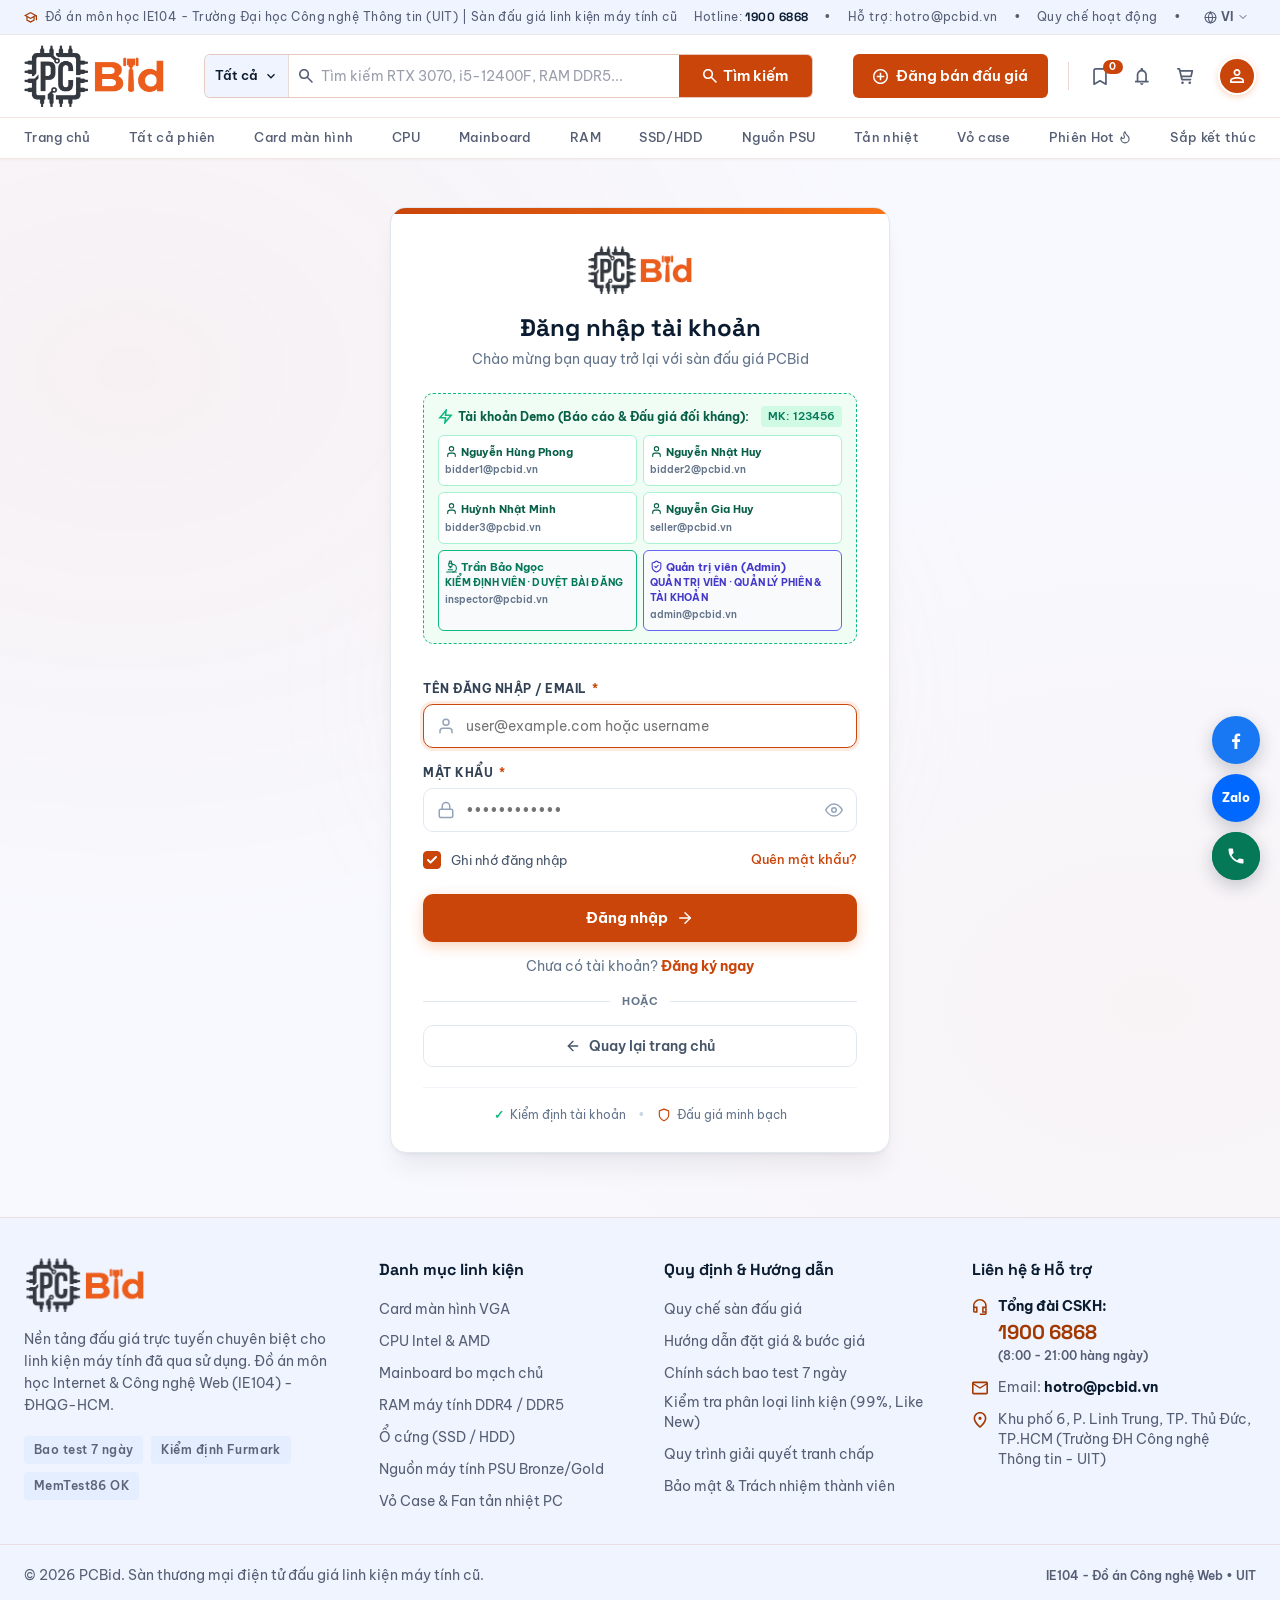
<file: login.html>
<!DOCTYPE html>
<html lang="vi">

<head>
  <meta charset="UTF-8">
  <meta name="viewport" content="width=device-width, initial-scale=1.0">
  <!-- Biểu tượng trang (favicon) trên tab trình duyệt và màn hình chính điện thoại -->
  <link rel="icon" href="favicon.ico?v=2" sizes="any">
  <link rel="icon" type="image/png" sizes="32x32" href="images/icons/favicon-32.png?v=2">
  <link rel="icon" type="image/png" sizes="192x192" href="images/icons/icon-192.png?v=2">
  <link rel="apple-touch-icon" href="images/icons/apple-touch-icon.png?v=2">
  <link rel="manifest" href="site.webmanifest">
  <meta name="theme-color" content="#c9450a">
  <meta name="description"
    content="PCBid - Đăng nhập tài khoản thành viên. Tham gia sàn đấu giá linh kiện máy tính cũ uy tín, bảo đảm quyền lợi với ví ảo ký quỹ an toàn.">
  <title>Đăng Nhập Tài Khoản | PCBid - Sàn Đấu Giá Linh Kiện PC Cũ</title>

  <!-- Nạp phông chữ Google Fonts: Be Vietnam Pro & Space Grotesk -->
  <link rel="preconnect" href="https://fonts.googleapis.com">
  <link rel="preconnect" href="https://fonts.gstatic.com" crossorigin>
  <link
    href="https://fonts.googleapis.com/css2?family=Be+Vietnam+Pro:wght@400;500;600;700;800&family=Space+Grotesk:wght@500;600;700;800&display=swap"
    rel="stylesheet">

  <!-- Định kiểu hệ thống cốt lõi và Header / Footer dùng chung -->
  <link rel="stylesheet" href="css/reset.css">
  <link rel="stylesheet" href="css/style.css">
  <link rel="stylesheet" href="components/header/header.css">
  <link rel="stylesheet" href="components/footer/footer.css">

  <!-- Định kiểu riêng cho các trang xác thực (Đăng ký / Đăng nhập) -->
  <link rel="stylesheet" href="css/auth.css">
</head>

<body id="login-page">

  <!-- ==================== KHUNG NẠP ĐỘNG HEADER ==================== -->
  <div id="app-header"></div>

  <!-- ==================== NỘI DUNG CHÍNH (MAIN AUTH) ==================== -->
  <main class="pcb-auth">
    <!-- Hiệu ứng quầng sáng mờ trang trí phía sau (Ambient glow) -->
    <div class="pcb-auth__glow" aria-hidden="true"></div>

    <div class="container pcb-auth__container">

      <!-- ============================================================
           THẺ KHUNG ĐĂNG NHẬP TRUNG TÂM (CENTERED AUTHENTICATION CARD)
           ============================================================ -->
      <section class="pcb-auth-card" aria-labelledby="login-heading">
        <!-- Vạch màu cam gradient trang trí đỉnh thẻ -->
        <div class="pcb-auth-card__accent-bar" aria-hidden="true"></div>

        <div class="pcb-auth-card__inner">

          <!-- 1. Tiêu đề và Logo thẻ xác thực -->
          <header class="pcb-auth-card__header">
            <a href="index.html" class="pcb-auth-card__logo-link" aria-label="PCBid Trang chủ">
              <img src="images/logo/pcbid-logo-ee2439.png" alt="Logo PCBid" class="pcb-auth-card__logo-img">
            </a>
            <h1 class="pcb-auth-card__title" id="login-heading">Đăng nhập tài khoản</h1>
            <p class="pcb-auth-card__subtitle">Chào mừng bạn quay trở lại với sàn đấu giá PCBid</p>
          </header>

          <!-- 2. Biểu mẫu đăng nhập thành viên -->
          <form class="pcb-auth-form" id="login-form" novalidate>

            <!-- KHỐI TÀI KHOẢN MẪU PHỤC VỤ BÁO CÁO & THUYẾT TRÌNH (DEMO ACCOUNTS) -->
            <div class="pcb-auth-demo">
              <div class="pcb-auth-demo__head">
                <span class="pcb-auth-demo__label">
                  <svg width="15" height="15" viewBox="0 0 24 24" fill="none" stroke="#10b981" stroke-width="2.5" aria-hidden="true"><path d="M13 2L3 14h9l-1 8 10-12h-9l1-8z"/></svg>
                  Tài khoản Demo (Báo cáo &amp; Đấu giá đối kháng):
                </span>
                <span class="pcb-auth-demo__pass">MK: 123456</span>
              </div>
              <div class="pcb-auth-demo__grid">
                <button type="button" class="pcb-demo-btn" aria-pressed="false" data-demo-user="bidder1">
                  <span class="pcb-auth-demo__title"><span class="pcb-auth-demo__icon"><span class="lucide pcb-icon pcb-icon--user pcb-icon--s13" aria-hidden="true"></span></span> <span class="pcb-auth-demo__name">Nguyễn Hùng Phong</span></span>
                  <span class="pcb-auth-demo__email">bidder1@pcbid.vn</span>
                </button>
                <button type="button" class="pcb-demo-btn" aria-pressed="false" data-demo-user="bidder2">
                  <span class="pcb-auth-demo__title"><span class="pcb-auth-demo__icon"><span class="lucide pcb-icon pcb-icon--user pcb-icon--s13" aria-hidden="true"></span></span> <span class="pcb-auth-demo__name">Nguyễn Nhật Huy</span></span>
                  <span class="pcb-auth-demo__email">bidder2@pcbid.vn</span>
                </button>
                <button type="button" class="pcb-demo-btn" aria-pressed="false" data-demo-user="bidder3">
                  <span class="pcb-auth-demo__title"><span class="pcb-auth-demo__icon"><span class="lucide pcb-icon pcb-icon--user pcb-icon--s13" aria-hidden="true"></span></span> <span class="pcb-auth-demo__name">Huỳnh Nhật Minh</span></span>
                  <span class="pcb-auth-demo__email">bidder3@pcbid.vn</span>
                </button>
                <button type="button" class="pcb-demo-btn" aria-pressed="false" data-demo-user="seller">
                  <span class="pcb-auth-demo__title"><span class="pcb-auth-demo__icon"><span class="lucide pcb-icon pcb-icon--user pcb-icon--s13" aria-hidden="true"></span></span> <span class="pcb-auth-demo__name">Nguyễn Gia Huy</span></span>
                  <span class="pcb-auth-demo__email">seller@pcbid.vn</span>
                </button>
                <button type="button" class="pcb-demo-btn pcb-demo-btn--inspector" aria-pressed="false" data-demo-user="inspector">
                  <span class="pcb-auth-demo__title"><span class="pcb-auth-demo__icon"><span class="lucide pcb-icon pcb-icon--microscope pcb-icon--s13" aria-hidden="true"></span></span> <span class="pcb-auth-demo__name">Trần Bảo Ngọc</span></span>
                  <span class="pcb-demo-btn__role">Kiểm định viên · Duyệt bài đăng</span>
                  <span class="pcb-auth-demo__email">inspector@pcbid.vn</span>
                </button>
                <button type="button" class="pcb-demo-btn pcb-demo-btn--admin" aria-pressed="false" data-demo-user="admin">
                  <span class="pcb-auth-demo__title"><span class="pcb-auth-demo__icon"><span class="lucide pcb-icon pcb-icon--shield-check pcb-icon--s13" aria-hidden="true"></span></span> <span class="pcb-auth-demo__name">Quản trị viên</span></span>
                  <span class="pcb-demo-btn__role">Quản trị viên · Quản lý phiên &amp; tài khoản</span>
                  <span class="pcb-auth-demo__email">admin@pcbid.vn</span>
                </button>
              </div>
            </div>

            <!-- TRƯỜNG 1: TÊN ĐĂNG NHẬP HOẶC EMAIL -->
            <div class="pcb-auth-form__group">
              <label for="login-username" class="pcb-auth-form__label">
                TÊN ĐĂNG NHẬP / EMAIL <span class="pcb-auth-form__required" aria-hidden="true">*</span>
              </label>
              <div class="pcb-auth-form__input-wrap">
                <span class="pcb-auth-form__icon-left" aria-hidden="true">
                  <svg width="18" height="18" viewBox="0 0 24 24" fill="none" stroke="currentColor" stroke-width="2" stroke-linecap="round" stroke-linejoin="round">
                    <path d="M20 21v-2a4 4 0 0 0-4-4H8a4 4 0 0 0-4 4v2" />
                    <circle cx="12" cy="7" r="4" />
                  </svg>
                </span>
                <input type="text" id="login-username" name="username" class="pcb-auth-form__input" placeholder="user@example.com hoặc username" required autofocus autocomplete="username">
              </div>
              <span class="pcb-auth-form__error" id="err-login-username"></span>
            </div>

            <!-- TRƯỜNG 2: MẬT KHẨU -->
            <div class="pcb-auth-form__group">
              <label for="login-password" class="pcb-auth-form__label">
                MẬT KHẨU <span class="pcb-auth-form__required" aria-hidden="true">*</span>
              </label>
              <div class="pcb-auth-form__input-wrap">
                <span class="pcb-auth-form__icon-left" aria-hidden="true">
                  <svg width="18" height="18" viewBox="0 0 24 24" fill="none" stroke="currentColor" stroke-width="2" stroke-linecap="round" stroke-linejoin="round">
                    <rect x="3" y="11" width="18" height="11" rx="2" ry="2" />
                    <path d="M7 11V7a5 5 0 0 1 10 0v4" />
                  </svg>
                </span>
                <input type="password" id="login-password" name="password" class="pcb-auth-form__input pcb-auth-form__input--password" placeholder="••••••••••••" required autocomplete="current-password">
                <button type="button" class="pcb-auth-form__toggle-pwd" data-target="login-password" aria-label="Ẩn hoặc hiện mật khẩu" title="Hiển thị mật khẩu">
                  <svg class="pcb-icon-eye" width="18" height="18" viewBox="0 0 24 24" fill="none" stroke="currentColor" stroke-width="2" stroke-linecap="round" stroke-linejoin="round">
                    <path d="M1 12s4-8 11-8 11 8 11 8-4 8-11 8-11-8-11-8z" />
                    <circle cx="12" cy="12" r="3" />
                  </svg>
                  <svg class="pcb-icon-eye-off" width="18" height="18" viewBox="0 0 24 24" fill="none" stroke="currentColor" stroke-width="2" stroke-linecap="round" stroke-linejoin="round">
                    <path d="M17.94 17.94A10.07 10.07 0 0 1 12 20c-7 0-11-8-11-8a18.45 18.45 0 0 1 5.06-5.94M9.9 4.24A9.12 9.12 0 0 1 12 4c7 0 11 8 11 8a18.5 18.5 0 0 1-2.16 3.19m-6.72-1.07a3 3 0 1 1-4.24-4.24" />
                    <line x1="1" y1="1" x2="23" y2="23" />
                  </svg>
                </button>
              </div>
              <span class="pcb-auth-form__error" id="err-login-password"></span>
            </div>

            <!-- CHECKBOX GHI NHỚ ĐĂNG NHẬP & QUÊN MẬT KHẨU -->
            <div class="pcb-auth-form__utility">
              <label class="pcb-auth-checkbox">
                <input type="checkbox" id="login-remember" name="rememberMe" checked class="pcb-auth-checkbox__input">
                <span class="pcb-auth-checkbox__box" aria-hidden="true">
                  <svg width="12" height="12" viewBox="0 0 12 12" fill="none">
                    <path d="M10 3L4.5 8.5L2 6" stroke="white" stroke-width="2" stroke-linecap="round" stroke-linejoin="round" />
                  </svg>
                </span>
                <span class="pcb-auth-checkbox__text">Ghi nhớ đăng nhập</span>
              </label>
              <a href="#" class="pcb-auth-form__link">Quên mật khẩu?</a>
            </div>

            <!-- NÚT BẤM CHÍNH & CÁC LIÊN KẾT ĐIỀU HƯỚNG -->
            <div class="pcb-auth-form__actions">
              <!-- Nút bấm chính: Đăng nhập -->
              <button type="submit" class="pcb-auth-btn pcb-auth-btn--primary" id="btn-submit-login">
                <span>Đăng nhập</span>
                <svg width="18" height="18" viewBox="0 0 24 24" fill="none" stroke="currentColor" stroke-width="2" stroke-linecap="round" stroke-linejoin="round" aria-hidden="true">
                  <line x1="5" y1="12" x2="19" y2="12" />
                  <polyline points="12 5 19 12 12 19" />
                </svg>
              </button>

              <!-- Dòng link chuyển đổi: Chưa có tài khoản? Đăng ký ngay -->
              <p class="pcb-auth-form__switch">
                Chưa có tài khoản? <a href="register.html" class="pcb-auth-form__link pcb-auth-form__link--bold">Đăng ký ngay</a>
              </p>

              <!-- Đường phân cách HOẶC -->
              <div class="pcb-auth-divider" role="separator">
                <span class="pcb-auth-divider__line"></span>
                <span class="pcb-auth-divider__text">HOẶC</span>
                <span class="pcb-auth-divider__line"></span>
              </div>

              <!-- Nút quay lại trang chủ -->
              <a href="index.html" class="pcb-auth-btn pcb-auth-btn--outline">
                <svg width="16" height="16" viewBox="0 0 24 24" fill="none" stroke="currentColor" stroke-width="2" stroke-linecap="round" stroke-linejoin="round" aria-hidden="true">
                  <line x1="19" y1="12" x2="5" y2="12" />
                  <polyline points="12 19 5 12 12 5" />
                </svg>
                <span>Quay lại trang chủ</span>
              </a>
            </div>

          </form>

          <!-- 3. Huy hiệu cam kết an toàn ở chân thẻ (Footer Badges) -->
          <footer class="pcb-auth-card__footer">
            <span class="pcb-auth-card__badge-item">
              <span class="pcb-auth-card__badge-check">✓</span>
              Kiểm định tài khoản
            </span>
            <span class="pcb-auth-card__badge-dot">•</span>
            <span class="pcb-auth-card__badge-item">
              <svg width="14" height="14" viewBox="0 0 24 24" fill="none" stroke="#c9450a" stroke-width="2" stroke-linecap="round" stroke-linejoin="round" aria-hidden="true">
                <path d="M12 22s8-4 8-10V5l-8-3-8 3v7c0 6 8 10 8 10z" />
              </svg>
              Đấu giá minh bạch
            </span>
          </footer>

        </div>
      </section>

    </div>
  </main>

  <!-- ==================== KHUNG NẠP ĐỘNG FOOTER ==================== -->
  <div id="app-footer"></div>

  <!-- ==================== TẬP LỆNH SCRIPTS ==================== -->
  <!-- Nạp Header/Footer động từ components/ -->
  <script type="module" src="js/main.js"></script>
  <!-- Kích hoạt xử lý biểu mẫu đăng nhập & toggles -->
  <script type="module" src="js/auth.js"></script>
</body>

</html>
</file>
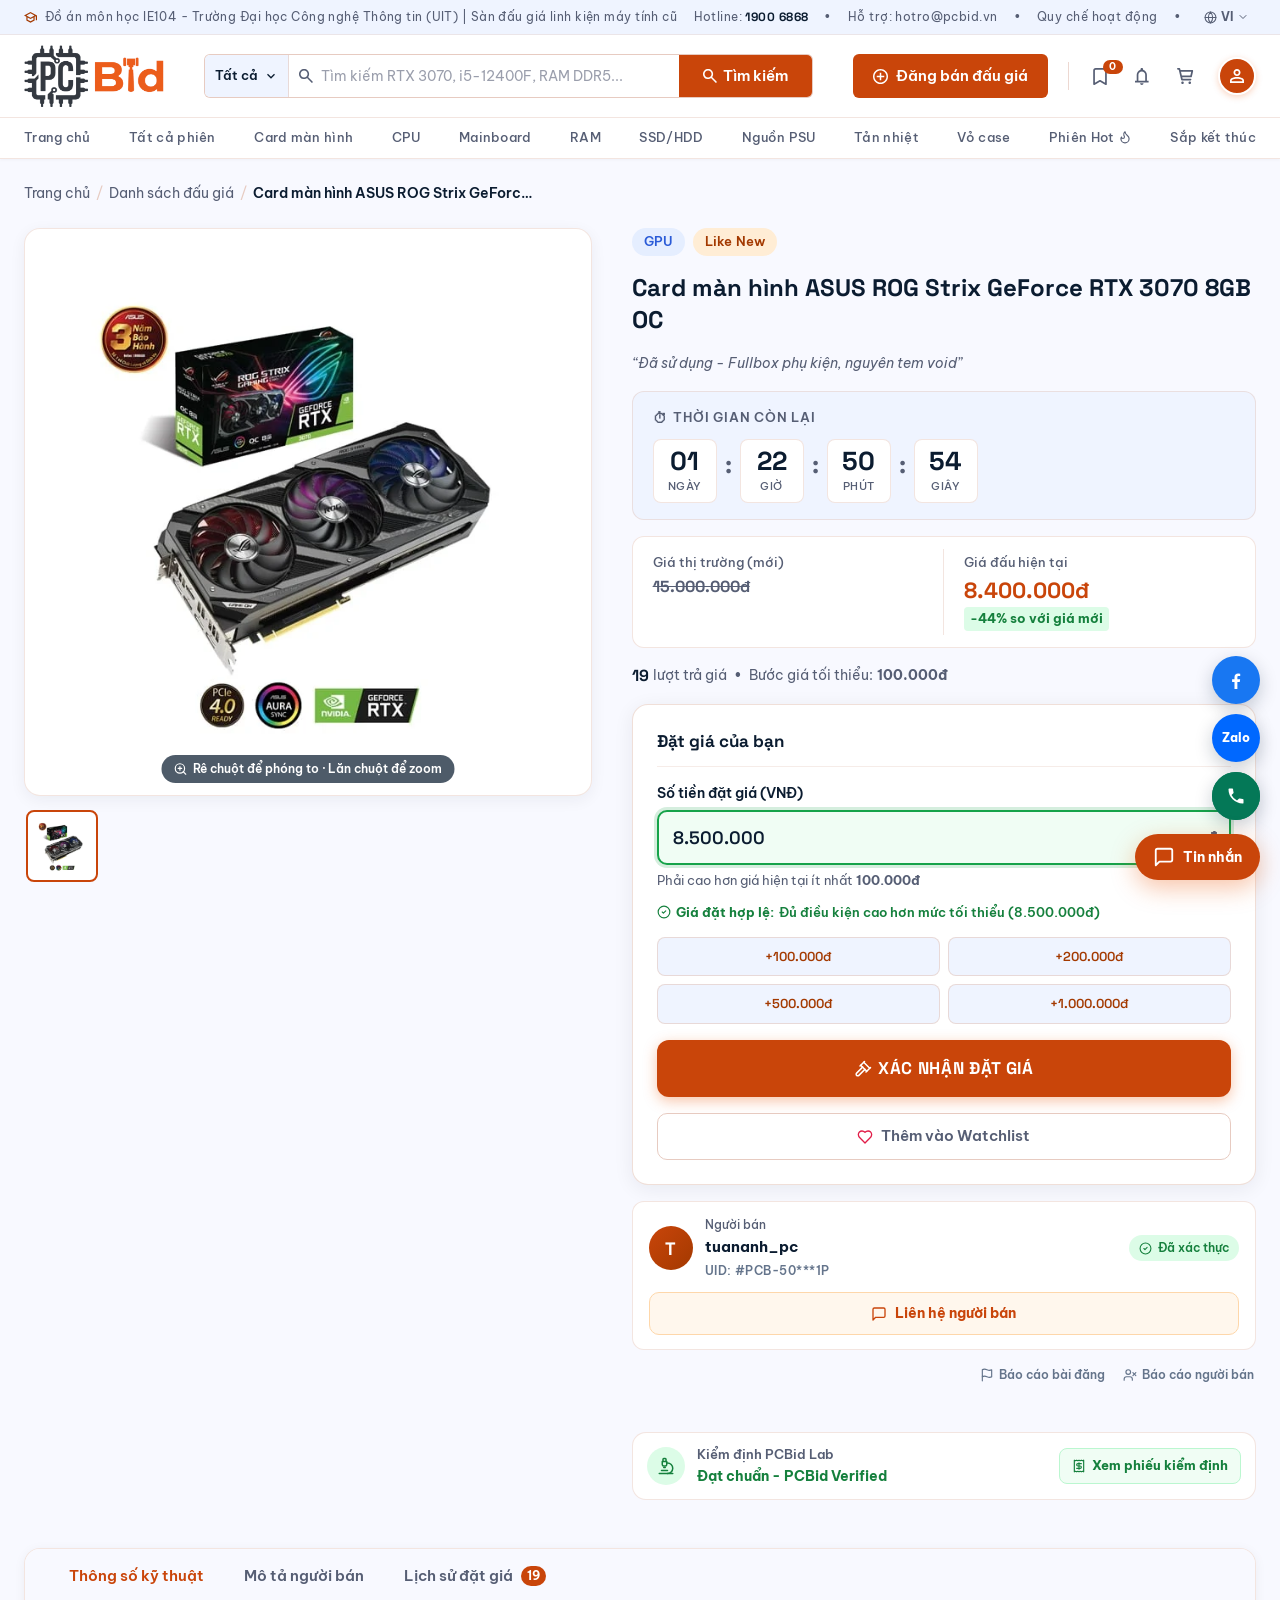
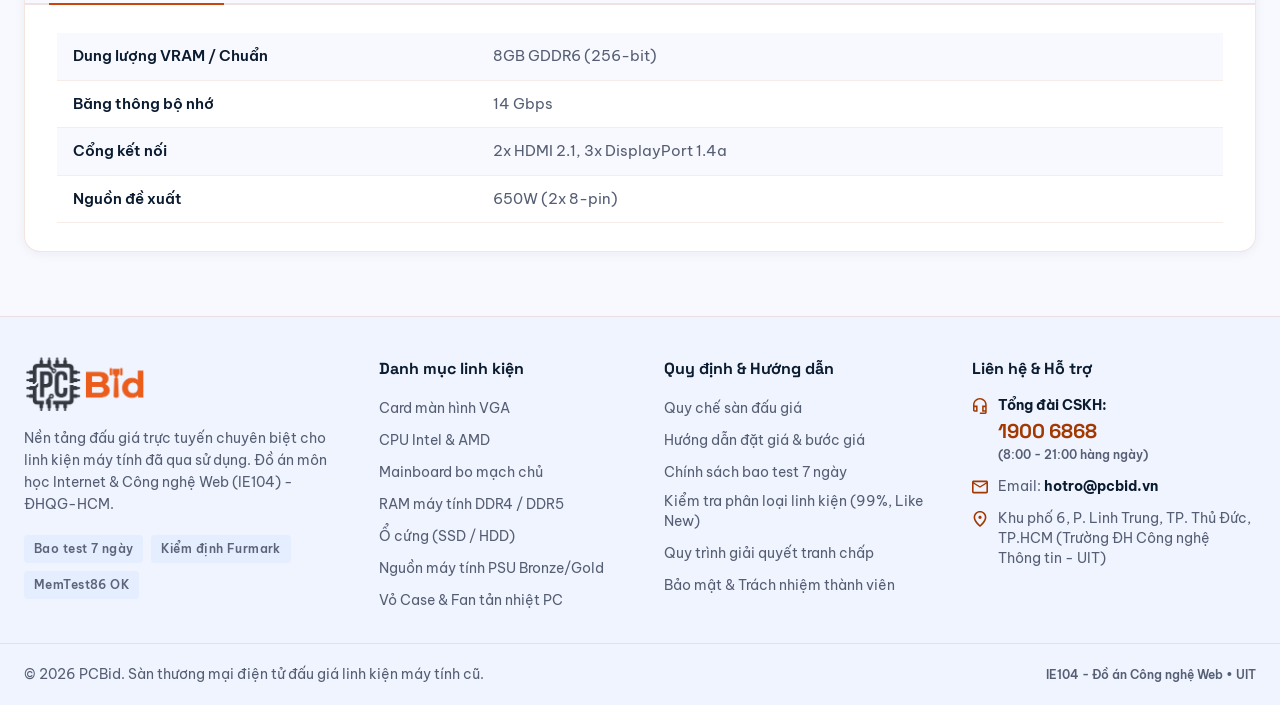
<file: product-detail.html>
<!DOCTYPE html>
<html lang="vi">

<head>
  <meta charset="UTF-8">
  <meta name="viewport" content="width=device-width, initial-scale=1.0">
  <!-- Biểu tượng trang (favicon) trên tab trình duyệt và màn hình chính điện thoại -->
  <link rel="icon" href="favicon.ico?v=2" sizes="any">
  <link rel="icon" type="image/png" sizes="32x32" href="images/icons/favicon-32.png?v=2">
  <link rel="icon" type="image/png" sizes="192x192" href="images/icons/icon-192.png?v=2">
  <link rel="apple-touch-icon" href="images/icons/apple-touch-icon.png?v=2">
  <link rel="manifest" href="site.webmanifest">
  <meta name="theme-color" content="#c9450a">
  <meta name="description"
    content="PCBid - Chi tiết phiên đấu giá linh kiện máy tính cũ. Xem thông số, đặt giá và theo dõi bảng lịch sử trả giá trực tiếp.">
  <title>Chi Tiết Phiên Đấu Giá | PCBid - Sàn Đấu Giá Linh Kiện PC Cũ</title>

  <!-- Nạp phông chữ Google Fonts: Be Vietnam Pro & Space Grotesk -->
  <link rel="preconnect" href="https://fonts.googleapis.com">
  <link rel="preconnect" href="https://fonts.gstatic.com" crossorigin>
  <link
    href="https://fonts.googleapis.com/css2?family=Be+Vietnam+Pro:wght@400;500;600;700;800&family=Space+Grotesk:wght@500;600;700;800&display=swap"
    rel="stylesheet">

  <!-- Định kiểu hệ thống cốt lõi và Header / Footer dùng chung -->
  <link rel="stylesheet" href="css/reset.css">
  <link rel="stylesheet" href="css/style.css">
  <link rel="stylesheet" href="components/header/header.css">
  <link rel="stylesheet" href="components/footer/footer.css">

  <!-- Định kiểu riêng cho Trang chi tiết sản phẩm đấu giá -->
  <link rel="stylesheet" href="css/product-detail.css">
</head>

<body id="product-detail-page">

  <!-- ==================== KHUNG NẠP ĐỘNG HEADER ==================== -->
  <div id="app-header"></div>

  <!-- ==================== NỘI DUNG CHÍNH ==================== -->
  <main class="pcb-product-detail">
    <div class="container">

      <!-- ===== ĐƯỜNG DẪN ĐIỀU HƯỚNG (BREADCRUMB) ===== -->
      <nav class="pcb-pd__breadcrumb" aria-label="Điều hướng trang">
        <ol class="pcb-pd__breadcrumb-list">
          <li class="pcb-pd__breadcrumb-item">
            <a href="index.html" class="pcb-pd__breadcrumb-link">Trang chủ</a>
          </li>
          <li class="pcb-pd__breadcrumb-item pcb-pd__breadcrumb-item--sep" aria-hidden="true">/</li>
          <li class="pcb-pd__breadcrumb-item">
            <a href="products.html" class="pcb-pd__breadcrumb-link">Danh sách đấu giá</a>
          </li>
          <li class="pcb-pd__breadcrumb-item pcb-pd__breadcrumb-item--sep" aria-hidden="true">/</li>
          <li class="pcb-pd__breadcrumb-item pcb-pd__breadcrumb-item--current" aria-current="page">
            <span id="pcb-pd-breadcrumb-name">Đang tải...</span>
          </li>
        </ol>
      </nav>

      <!-- ===== VÙNG TRẠNG THÁI NẠP (LOADING STATE) ===== -->
      <div class="pcb-pd__loading" id="pcb-pd-loading" role="status" aria-live="polite">
        <div class="pcb-pd__loading-spinner" aria-hidden="true"></div>
        <p class="pcb-pd__loading-text">Đang tải thông tin phiên đấu giá...</p>
      </div>

      <!-- ===== VÙNG LỖI 404 (ERROR STATE) ===== -->
      <div class="pcb-pd__error" id="pcb-pd-error" hidden>
        <div class="pcb-pd__error-icon" aria-hidden="true"><span class="lucide pcb-icon pcb-icon--triangle-alert pcb-icon--s40" aria-hidden="true"></span></div>
        <h2 class="pcb-pd__error-title">Không tìm thấy phiên đấu giá</h2>
        <p class="pcb-pd__error-desc">ID sản phẩm không hợp lệ hoặc phiên đấu giá đã bị gỡ xuống.</p>
        <a href="products.html" class="pcb-pd__error-btn">&#x2190; Quay về danh sách</a>
      </div>

      <!-- ===== BỐ CỤC 2 CỘT CHÍNH (MAIN LAYOUT) ===== -->
      <div class="pcb-pd__layout" id="pcb-pd-layout" hidden>

        <!-- ===== CỘT TRÁI: GALLERY ẢNH SẢN PHẨM ===== -->
        <aside class="pcb-pd__gallery" aria-label="Hình ảnh sản phẩm">
          <!-- Khung ảnh chính lớn -->
          <div class="pcb-pd__gallery-main">
            <img
              src="images/placeholder-product.svg"
              alt="Ảnh sản phẩm"
              class="pcb-pd__gallery-main-img"
              id="pcb-pd-main-img"
              loading="eager">
            <!-- Gợi ý và mức phóng to khi rê chuột vào ảnh (chỉ hiện trên máy tính có chuột) -->
            <span class="pcb-pd__zoom-hint" aria-hidden="true"><span class="lucide pcb-icon pcb-icon--zoom-in pcb-icon--s14" aria-hidden="true"></span> Rê chuột để phóng to · Lăn chuột để zoom</span>
            <span class="pcb-pd__zoom-level" id="pcb-pd-zoom-level" aria-hidden="true">2.0×</span>
            <!-- Nút chuyển ảnh trước / sau và bộ đếm vị trí ảnh (ẩn khi chỉ có 1 ảnh) -->
            <button type="button" class="pcb-pd__gallery-nav pcb-pd__gallery-nav--prev" id="pcb-pd-gallery-prev" aria-label="Ảnh trước" hidden>
              <svg width="22" height="22" viewBox="0 0 24 24" fill="none" stroke="currentColor" stroke-width="2.4" stroke-linecap="round" stroke-linejoin="round" aria-hidden="true"><polyline points="15 18 9 12 15 6"></polyline></svg>
            </button>
            <button type="button" class="pcb-pd__gallery-nav pcb-pd__gallery-nav--next" id="pcb-pd-gallery-next" aria-label="Ảnh sau" hidden>
              <svg width="22" height="22" viewBox="0 0 24 24" fill="none" stroke="currentColor" stroke-width="2.4" stroke-linecap="round" stroke-linejoin="round" aria-hidden="true"><polyline points="9 18 15 12 9 6"></polyline></svg>
            </button>
            <span class="pcb-pd__gallery-counter" id="pcb-pd-gallery-counter" aria-live="polite" hidden>1 / 1</span>
          </div>

          <!-- Hàng thumbnail ảnh nhỏ (cuộn xem thêm) -->
          <div class="pcb-pd__gallery-thumbs" id="pcb-pd-thumbs" role="list" aria-label="Danh sách ảnh xem thêm">
            <!-- JS chèn thumbnail động -->
          </div>
        </aside>

        <!-- ===== CỘT PHẢI: THÔNG TIN & HỘP ĐẤU GIÁ ===== -->
        <div class="pcb-pd__info">

          <!-- Nhóm nhãn: Danh mục + Tình trạng sản phẩm -->
          <div class="pcb-pd__badges">
            <span class="pcb-pd__badge pcb-pd__badge--category" id="pcb-pd-category">---</span>
            <span class="pcb-pd__badge pcb-pd__badge--condition" id="pcb-pd-condition-badge">---</span>
          </div>

          <!-- Tên sản phẩm -->
          <h1 class="pcb-pd__title" id="pcb-pd-title">Đang tải...</h1>

          <!-- Mô tả tình trạng cụ thể -->
          <p class="pcb-pd__condition-text" id="pcb-pd-condition-text"></p>

          <!-- ===== ĐỒNG HỒ ĐẾM NGƯỢC ===== -->
          <div class="pcb-pd__countdown-wrap" id="pcb-pd-countdown-wrap">
            <div class="pcb-pd__countdown-label">
              <span class="pcb-pd__countdown-icon" aria-hidden="true">&#x23F1;</span>
              Thời gian còn lại
              <!-- Ghi chú khi phiên đang chờ kiểm định: đồng hồ tạm dừng -->
              <span class="pcb-pd__countdown-paused" id="pcb-pd-countdown-paused" hidden>· Tạm dừng, bắt đầu tính khi kiểm định xong</span>
            </div>
            <div class="pcb-pd__countdown" id="pcb-pd-countdown" role="timer" aria-live="off">
              <div class="pcb-pd__countdown-unit">
                <span class="pcb-pd__countdown-num" id="pcb-cd-days">--</span>
                <span class="pcb-pd__countdown-unit-label">ngày</span>
              </div>
              <span class="pcb-pd__countdown-colon" aria-hidden="true">:</span>
              <div class="pcb-pd__countdown-unit">
                <span class="pcb-pd__countdown-num" id="pcb-cd-hours">--</span>
                <span class="pcb-pd__countdown-unit-label">giờ</span>
              </div>
              <span class="pcb-pd__countdown-colon" aria-hidden="true">:</span>
              <div class="pcb-pd__countdown-unit">
                <span class="pcb-pd__countdown-num" id="pcb-cd-minutes">--</span>
                <span class="pcb-pd__countdown-unit-label">phút</span>
              </div>
              <span class="pcb-pd__countdown-colon" aria-hidden="true">:</span>
              <div class="pcb-pd__countdown-unit">
                <span class="pcb-pd__countdown-num" id="pcb-cd-seconds">--</span>
                <span class="pcb-pd__countdown-unit-label">giây</span>
              </div>
            </div>
            <p class="pcb-pd__countdown-ended" id="pcb-pd-ended-msg" hidden><span class="lucide pcb-icon pcb-icon--bell pcb-icon--s16" aria-hidden="true"></span> Phiên đấu giá đã kết thúc</p>
          </div>

          <!-- ===== SO SÁNH GIÁ: GIÁ THỊ TRƯỜNG vs GIÁ ĐẤU HIỆN TẠI vs GIÁ TRẦN ===== -->
          <div class="pcb-pd__price-compare">
            <div class="pcb-pd__price-block pcb-pd__price-block--market">
              <span class="pcb-pd__price-label">Giá thị trường (mới)</span>
              <span class="pcb-pd__price-value pcb-pd__price-value--market" id="pcb-pd-market-price">---</span>
            </div>
            <div class="pcb-pd__price-divider" aria-hidden="true"></div>
            <div class="pcb-pd__price-block pcb-pd__price-block--current">
              <span class="pcb-pd__price-label">Giá đấu hiện tại</span>
              <span class="pcb-pd__price-value pcb-pd__price-value--current" id="pcb-pd-current-bid">---</span>
              <span class="pcb-pd__price-discount" id="pcb-pd-discount-pct"></span>
            </div>
            <div class="pcb-pd__price-divider pcb-pd__price-divider--ceiling" id="pcb-pd-ceiling-divider" aria-hidden="true" hidden></div>
            <div class="pcb-pd__price-block pcb-pd__price-block--ceiling" id="pcb-pd-ceiling-block" hidden>
              <span class="pcb-pd__price-label" style="color: #d97706; font-weight: 700;"><span class="lucide pcb-icon pcb-icon--zap pcb-icon--s13" aria-hidden="true"></span> Giá trần (kết thúc ngay)</span>
              <span class="pcb-pd__price-value pcb-pd__price-value--ceiling" id="pcb-pd-ceiling-price" style="color: #b45309; font-weight: 800;">---</span>
            </div>
          </div>

          <!-- Thông tin bước giá & số lượt -->
          <p class="pcb-pd__bid-meta">
            <span class="pcb-pd__bid-count-num" id="pcb-pd-bid-count">0</span>
            <span class="pcb-pd__bid-meta-sep"> lượt trả giá&#x2002;&#x2022;&#x2002;Bước giá tối thiểu: </span>
            <strong id="pcb-pd-bid-step">---</strong>
          </p>

          <!-- ===== BẢNG KIỂM DUYỆT BÀI ĐĂNG (KIỂM ĐỊNH VIÊN / QUẢN TRỊ VIÊN) ===== -->
          <section class="pcb-pd__admin-panel" id="pcb-pd-admin-panel" aria-labelledby="pcb-pd-admin-title" hidden>
            <div class="pcb-pd__admin-head">
              <div class="pcb-pd__admin-badge">
                <span class="lucide pcb-icon pcb-icon--shield-check pcb-icon--s16" aria-hidden="true"></span>
                <strong id="pcb-pd-admin-title">KIỂM DUYỆT BÀI ĐĂNG</strong>
              </div>
              <span class="pcb-pd__admin-status" id="pcb-pd-admin-status-tag">Chờ kiểm duyệt</span>
            </div>
            <p class="pcb-pd__admin-desc">
              Đối chiếu ảnh thật, thông số và bằng chứng có hàng. Duyệt xong linh kiện được PCBid Lab kiểm định, đạt thì phiên mở đặt giá và đồng hồ bắt đầu chạy.
            </p>
            <!-- Nhật ký trao đổi: yêu cầu bổ sung của Kiểm định viên và phản hồi của người bán -->
            <ol class="pcb-pd__review-log" id="pcb-pd-review-log" hidden></ol>
            <div class="pcb-pd__admin-checklist">
              <label class="pcb-pd__admin-check"><input type="checkbox" id="chk-admin-item-1" checked> <span>Ảnh chụp linh kiện rõ ràng, có thông số serial &amp; tem void</span></label>
              <label class="pcb-pd__admin-check"><input type="checkbox" id="chk-admin-item-2" checked> <span>Mô tả tình trạng và phụ kiện đầy đủ, có cơ sở có hàng</span></label>
              <label class="pcb-pd__admin-check"><input type="checkbox" id="chk-admin-item-3" checked> <span>Giá khởi điểm, bước giá &amp; giá trần hợp lý</span></label>
            </div>
            <div class="pcb-pd__admin-actions">
              <button type="button" class="pcb-pd__admin-btn pcb-pd__admin-btn--approve" id="btn-admin-approve">
                <span class="lucide pcb-icon pcb-icon--check pcb-icon--s16" aria-hidden="true"></span> Duyệt &amp; gửi kiểm định
              </button>
              <button type="button" class="pcb-pd__admin-btn pcb-pd__admin-btn--info" id="btn-admin-request-info">
                <span class="lucide pcb-icon pcb-icon--message-square pcb-icon--s16" aria-hidden="true"></span> Yêu cầu bổ sung
              </button>
              <button type="button" class="pcb-pd__admin-btn pcb-pd__admin-btn--reject" id="btn-admin-reject">
                <span class="lucide pcb-icon pcb-icon--x pcb-icon--s16" aria-hidden="true"></span> Từ chối
              </button>
            </div>
          </section>

          <!-- Bảng trạng thái kiểm duyệt cho người bán / người xem (nội dung do JS điền theo trạng thái) -->
          <div class="pcb-pd__pending-approval-banner" id="pcb-pd-pending-banner" hidden></div>

          <!-- Thanh quản lý phiên của Quản trị viên: ẩn / hiện lại / gỡ bài đăng -->
          <section class="pcb-pd__staff-bar" id="pcb-pd-staff-bar" aria-label="Quản lý phiên (Quản trị viên)" hidden>
            <p class="pcb-pd__staff-bar-text" id="pcb-pd-staff-bar-text"></p>
            <div class="pcb-pd__staff-bar-actions">
              <button type="button" class="pcb-pd__staff-btn" id="btn-staff-hide">
                <span class="lucide pcb-icon pcb-icon--eye-off pcb-icon--s14" aria-hidden="true"></span> <span id="btn-staff-hide-label">Ẩn bài đăng</span>
              </button>
              <button type="button" class="pcb-pd__staff-btn pcb-pd__staff-btn--danger" id="btn-staff-remove">
                <span class="lucide pcb-icon pcb-icon--trash-2 pcb-icon--s14" aria-hidden="true"></span> Gỡ bài đăng
              </button>
            </div>
          </section>

          <!-- ===== HỘP ĐẶT GIÁ (BIDDING BOX) ===== -->
          <!-- Bảng quản lý dành cho người bán khi xem phiên của chính mình (thay cho khung đặt giá) -->
          <!-- Đơn hàng sau đấu giá: hiện cho người thắng và người bán khi phiên đã kết thúc -->
          <section class="pcb-pd__order-panel" id="pcb-pd-order-panel" aria-label="Đơn hàng sau đấu giá" hidden></section>

          <section class="pcb-pd__owner" id="pcb-pd-owner-panel" aria-labelledby="pcb-pd-owner-title" hidden>
            <div class="pcb-pd__owner-head">
              <h2 class="pcb-pd__owner-title" id="pcb-pd-owner-title">Phiên đấu giá của bạn</h2>
              <span class="pcb-pd__owner-status" id="pcb-pd-owner-status">Đang diễn ra</span>
            </div>
            <dl class="pcb-pd__owner-stats">
              <div class="pcb-pd__owner-stat">
                <dt>Giá hiện tại</dt>
                <dd id="pcb-pd-owner-price">---</dd>
              </div>
              <div class="pcb-pd__owner-stat">
                <dt>Lượt đặt giá</dt>
                <dd id="pcb-pd-owner-count">0</dd>
              </div>
              <div class="pcb-pd__owner-stat">
                <dt>Giá khởi điểm</dt>
                <dd id="pcb-pd-owner-start">---</dd>
              </div>
              <div class="pcb-pd__owner-stat pcb-pd__owner-stat--wide">
                <dt>Người đang dẫn đầu</dt>
                <dd id="pcb-pd-owner-leader">Chưa có lượt đặt giá</dd>
              </div>
            </dl>
            <p class="pcb-pd__owner-note">Bạn là người bán của phiên này nên không thể tự đặt giá. Theo dõi diễn biến ở bảng Lịch sử đặt giá bên dưới.</p>
            <div class="pcb-pd__owner-actions">
              <!-- Thao tác đóng phiên đặt bên trái, tách khỏi các nút điều hướng -->
              <button type="button" class="pcb-pd__owner-btn pcb-pd__owner-btn--danger" id="pcb-pd-owner-close" hidden>Đóng phiên ngay</button>
              <a class="pcb-pd__owner-btn" id="pcb-pd-owner-relist" href="sell.html" hidden>Đăng bán lại</a>
              <!-- Người bán tự sửa tiêu đề, mô tả và thông số kỹ thuật khi phiên còn diễn ra -->
              <button type="button" class="pcb-pd__owner-btn" id="pcb-pd-owner-edit" hidden>Chỉnh sửa thông tin</button>
              <button type="button" class="pcb-pd__owner-btn" id="pcb-pd-owner-history">Xem lịch sử đặt giá</button>
              <a class="pcb-pd__owner-btn pcb-pd__owner-btn--primary" href="profile.html#selling">Xem linh kiện khác bạn đang đăng bán</a>
            </div>
          </section>

          <div class="pcb-pd__bidbox" id="pcb-pd-bidbox">
            <div class="pcb-pd__bidbox-header">
              <h2 class="pcb-pd__bidbox-title">Đặt giá của bạn</h2>
            </div>

            <!-- Thanh thông báo & điền nhanh Giá trần -->
            <div class="pcb-pd__ceiling-notice" id="pcb-pd-ceiling-notice" hidden>
              <span class="pcb-pd__ceiling-notice-text">
                <span class="lucide pcb-icon pcb-icon--zap pcb-icon--s14" aria-hidden="true"></span> Giá trần chốt ngay: <strong id="pcb-pd-ceiling-notice-price">---</strong>
              </span>
              <button type="button" class="pcb-pd__ceiling-quick-btn" id="pcb-pd-ceiling-quick-btn">
                Đặt giá trần để thắng ngay
              </button>
            </div>

            <!-- Ô nhập số tiền -->
            <div class="pcb-pd__input-wrap">
              <label for="pcb-pd-bid-input" class="pcb-pd__input-label">Số tiền đặt giá (VNĐ)</label>
              <div class="pcb-pd__input-row">
                <input
                  type="text"
                  id="pcb-pd-bid-input"
                  class="pcb-pd__input"
                  placeholder="Nhập số tiền..."
                  inputmode="numeric"
                  autocomplete="off"
                  aria-describedby="pcb-pd-bid-hint">
                <span class="pcb-pd__input-unit" aria-hidden="true">đ</span>
              </div>
              <p class="pcb-pd__input-hint" id="pcb-pd-bid-hint">
                Phải cao hơn giá hiện tại ít nhất <strong id="pcb-pd-bid-step-hint">---</strong>
              </p>
              <!-- Thông báo thị giác trực tiếp khi nhập giá (Xanh lá / Đỏ theo thời gian thực) -->
              <p class="pcb-pd__input-feedback" id="pcb-pd-bid-feedback" role="status" hidden></p>
              <p class="pcb-pd__input-error" id="pcb-pd-bid-error" role="alert" hidden></p>
            </div>

            <!-- Thông báo phiên đang chờ kiểm định: chưa mở đặt giá -->
            <p class="pcb-pd__inspect-lock" id="pcb-pd-inspect-lock" role="status" hidden></p>

            <!-- Nút nhảy giá nhanh -->
            <div class="pcb-pd__quick-jumps" aria-label="Tăng giá nhanh">
              <button type="button" class="pcb-pd__quick-btn" data-amount="100000">+100.000&#x111;</button>
              <button type="button" class="pcb-pd__quick-btn" data-amount="200000">+200.000&#x111;</button>
              <button type="button" class="pcb-pd__quick-btn" data-amount="500000">+500.000&#x111;</button>
              <button type="button" class="pcb-pd__quick-btn" data-amount="1000000">+1.000.000&#x111;</button>
            </div>

            <!-- Nút xác nhận đặt giá lớn -->
            <button type="button" class="pcb-pd__submit-btn" id="pcb-pd-submit-btn" aria-label="Xác nhận đặt giá">
              <span class="lucide pcb-icon pcb-icon--gavel pcb-icon--s18" aria-hidden="true"></span> XÁC NHẬN ĐẶT GIÁ
            </button>

            <!-- Công cụ demo: kết thúc phiên ngay để xem quy trình sau khi trúng đấu giá -->
            <button type="button" class="pcb-pd__demo-end-btn" id="pcb-pd-demo-end" hidden><span class="lucide pcb-icon pcb-icon--timer pcb-icon--s15" aria-hidden="true"></span> Kết thúc phiên ngay (demo)</button>

            <!-- Nút thêm vào danh sách theo dõi -->
            <button type="button" class="pcb-pd__watchlist-btn" id="pcb-pd-watchlist-btn" aria-pressed="false">
              <span id="pcb-pd-watchlist-icon" aria-hidden="true"><span class="lucide pcb-icon pcb-icon--heart pcb-icon--s16" aria-hidden="true"></span></span>
              <span id="pcb-pd-watchlist-label">Thêm vào Watchlist</span>
            </button>
          </div>

          <!-- ===== THÔNG TIN NGƯỜI BÁN ===== -->
          <div class="pcb-pd__seller-card">
            <!-- Bấm avatar hoặc tên để xem hồ sơ công khai của người bán -->
            <a class="pcb-pd__seller-avatar" id="pcb-pd-seller-avatar-link" href="profile.html" aria-hidden="true" tabindex="-1">
              <span class="pcb-pd__seller-avatar-char" id="pcb-pd-seller-avatar-char">?</span>
            </a>
            <div class="pcb-pd__seller-info">
              <p class="pcb-pd__seller-label">Người bán</p>
              <a class="pcb-pd__seller-name" id="pcb-pd-seller-name" href="profile.html">---</a>
              <p class="pcb-pd__seller-uid" id="pcb-pd-seller-uid"></p>
            </div>
            <div class="pcb-pd__seller-badge" id="pcb-pd-seller-badge" title="Người bán đã xác thực danh tính">
              <span class="lucide pcb-icon pcb-icon--circle-check pcb-icon--s13" aria-hidden="true"></span> Đã xác thực
            </div>
            <!-- Nhắn tin hỏi người bán về linh kiện (mở hộp chat nổi) -->
            <button type="button" class="pcb-pd__contact-btn" id="pcb-pd-contact-seller">
              <span class="lucide pcb-icon pcb-icon--message-square pcb-icon--s16" aria-hidden="true"></span>
              Liên hệ người bán
            </button>
          </div>

          <!-- Báo cáo bài đăng / người bán vi phạm: gửi tới Quản trị viên và Kiểm định viên -->
          <div class="pcb-pd__report" id="pcb-pd-report">
            <button type="button" class="pcb-pd__report-btn" id="pcb-pd-report-listing">
              <span class="lucide pcb-icon pcb-icon--flag pcb-icon--s14" aria-hidden="true"></span> Báo cáo bài đăng
            </button>
            <button type="button" class="pcb-pd__report-btn" id="pcb-pd-report-seller">
              <span class="lucide pcb-icon pcb-icon--user-x pcb-icon--s14" aria-hidden="true"></span> Báo cáo người bán
            </button>
          </div>

          <!-- ===== KIỂM ĐỊNH PCBID LAB: trạng thái gọn, xem phiếu kiểm định của phiên ===== -->
          <section class="pcb-pd__inspection" id="pcb-pd-inspection" aria-labelledby="pcb-pd-inspection-title">
            <span class="pcb-pd__inspection-icon" aria-hidden="true">
              <span class="lucide pcb-icon pcb-icon--microscope pcb-icon--s18"></span>
            </span>
            <div class="pcb-pd__inspection-body">
              <h2 class="pcb-pd__inspection-title" id="pcb-pd-inspection-title">Kiểm định PCBid Lab</h2>
              <p class="pcb-pd__inspection-status" id="pcb-pd-inspection-status" aria-live="polite"></p>
            </div>
            <div class="pcb-pd__inspection-actions">
              <!-- Phiên đã đạt: mở phiếu kiểm định riêng của phiên -->
              <button type="button" class="pcb-pd__inspection-btn" id="pcb-pd-open-cert" hidden>
                <span class="lucide pcb-icon pcb-icon--receipt pcb-icon--s14" aria-hidden="true"></span> Xem phiếu kiểm định
              </button>
              <!-- Công cụ demo: bỏ qua 1 phút chờ để PCBid Lab trả kết quả ngay -->
              <button type="button" class="pcb-pd__inspect-skip" id="pcb-pd-inspect-skip" hidden>
                <span class="lucide pcb-icon pcb-icon--zap pcb-icon--s14" aria-hidden="true"></span> Bỏ qua chờ kiểm định (demo)
              </button>
            </div>
          </section>

        </div>
        <!-- Kết thúc cột phải -->

      </div>
      <!-- Kết thúc layout 2 cột -->

      <!-- ===== PHẦN THÂN DƯỚI: THÔNG SỐ + MÔ TẢ + LỊCH SỬ ===== -->
      <div class="pcb-pd__body" id="pcb-pd-body" hidden>

        <!-- Nhóm tab điều hướng nội dung dưới -->
        <div class="pcb-pd__tabs" role="tablist" aria-label="Thông tin chi tiết sản phẩm">
          <button
            class="pcb-pd__tab pcb-pd__tab--active"
            role="tab"
            aria-selected="true"
            aria-controls="pcb-pd-panel-specs"
            id="pcb-pd-tab-specs"
            data-tab="specs">
            Thông số kỹ thuật
          </button>
          <button
            class="pcb-pd__tab"
            role="tab"
            aria-selected="false"
            aria-controls="pcb-pd-panel-desc"
            id="pcb-pd-tab-desc"
            data-tab="desc">
            Mô tả người bán
          </button>
          <button
            class="pcb-pd__tab"
            role="tab"
            aria-selected="false"
            aria-controls="pcb-pd-panel-history"
            id="pcb-pd-tab-history"
            data-tab="history">
            Lịch sử đặt giá
            <span class="pcb-pd__tab-badge" id="pcb-pd-history-count">0</span>
          </button>
        </div>

        <!-- Panel: Bảng thông số kỹ thuật -->
        <div
          class="pcb-pd__panel pcb-pd__panel--active"
          id="pcb-pd-panel-specs"
          role="tabpanel"
          aria-labelledby="pcb-pd-tab-specs">
          <table class="pcb-pd__specs-table" aria-label="Thông số kỹ thuật sản phẩm">
            <tbody id="pcb-pd-specs-body">
              <!-- JS chèn các hàng thông số động -->
            </tbody>
          </table>
        </div>

        <!-- Panel: Mô tả từ người bán -->
        <div
          class="pcb-pd__panel"
          id="pcb-pd-panel-desc"
          role="tabpanel"
          aria-labelledby="pcb-pd-tab-desc"
          hidden>
          <div class="pcb-pd__desc-content" id="pcb-pd-desc-content">
            <!-- JS chèn mô tả động -->
          </div>
        </div>

        <!-- Panel: Bảng lịch sử các lượt trả giá -->
        <div
          class="pcb-pd__panel"
          id="pcb-pd-panel-history"
          role="tabpanel"
          aria-labelledby="pcb-pd-tab-history"
          hidden>
          <!-- Khung cuộn cho bảng lịch sử khi số lượt đặt giá lớn -->
          <div class="pcb-pd__history-scroll">
          <table class="pcb-pd__history-table" aria-label="Lịch sử các lượt trả giá">
            <thead>
              <tr>
                <th scope="col" class="pcb-pd__history-th">Người đặt giá</th>
                <th scope="col" class="pcb-pd__history-th pcb-pd__history-th--amount">Số tiền đặt</th>
                <th scope="col" class="pcb-pd__history-th">Thời gian</th>
              </tr>
            </thead>
            <tbody id="pcb-pd-history-body">
              <!-- JS chèn các hàng lịch sử động -->
            </tbody>
          </table>
          </div>
          <p class="pcb-pd__history-empty" id="pcb-pd-history-empty" hidden>
            Chưa có lượt đặt giá nào. Hãy là người đầu tiên!
          </p>
        </div>

      </div>
      <!-- Kết thúc pcb-pd__body -->

    </div>
    <!-- Kết thúc .container -->
  </main>

  <!-- ==================== KHUNG NẠP ĐỘNG FOOTER ==================== -->
  <div id="app-footer"></div>

  <!-- ===== PHIẾU KIỂM ĐỊNH CỦA PHIÊN (dialog, JS điền dữ liệu theo từng sản phẩm) ===== -->
  <dialog class="pcb-cert-dialog" id="pcb-cert-dialog" aria-labelledby="pcb-cert-dialog-title">
    <div class="pcb-cert-dialog__head">
      <h2 class="pcb-cert-dialog__title" id="pcb-cert-dialog-title">Phiếu kiểm định chất lượng</h2>
      <button type="button" class="pcb-cert-dialog__close" data-close-cert aria-label="Đóng phiếu kiểm định">
        <span class="lucide pcb-icon pcb-icon--x pcb-icon--s18" aria-hidden="true"></span>
      </button>
    </div>
    <div class="pcb-cert-card">
      <div class="pcb-cert-card__head">
        <div class="pcb-cert-card__org">
          <span class="pcb-cert-card__eyebrow">Phiếu kiểm định phần cứng</span>
          <h3 class="pcb-cert-card__title">Trung tâm kiểm định phần cứng PCBid</h3>
          <span class="pcb-cert-card__code">Mã chứng chỉ: <strong id="pcb-cert-code">#UIT-QC</strong></span>
        </div>
        <div class="pcb-cert-card__stamp" role="img" aria-label="Kết quả: Đạt chuẩn A+">
          <span class="pcb-cert-card__stamp-top">Đạt chuẩn</span>
          <span class="pcb-cert-card__stamp-grade" id="pcb-cert-grade">A+</span>
          <span class="pcb-cert-card__stamp-bottom">PCBid QC</span>
        </div>
      </div>
      <dl class="pcb-cert-list" id="pcb-cert-list"></dl>
      <div class="pcb-cert-card__foot">
        <span>Kiểm định viên: <strong id="pcb-cert-inspector">UIT Hardware Lab</strong></span>
        <span>Ngày cấp: <strong id="pcb-cert-date">Hôm nay</strong></span>
      </div>
    </div>
    <button type="button" class="pcb-cert-dialog__ok" data-close-cert>Đã hiểu</button>
  </dialog>

  <!-- ===== MODAL XÁC NHẬN ĐẶT GIÁ THÀNH CÔNG ===== -->
  <div
    class="pcb-pd-modal"
    id="pcb-pd-modal"
    role="dialog"
    aria-modal="true"
    aria-labelledby="pcb-pd-modal-title"
    hidden>
    <div class="pcb-pd-modal__overlay" id="pcb-pd-modal-overlay" aria-hidden="true"></div>
    <div class="pcb-pd-modal__card">
      <div class="pcb-pd-modal__icon" aria-hidden="true"><span class="lucide pcb-icon pcb-icon--trophy pcb-icon--s40" aria-hidden="true"></span></div>
      <h2 class="pcb-pd-modal__title" id="pcb-pd-modal-title">Đặt giá thành công!</h2>
      <p class="pcb-pd-modal__desc">Bạn đã đặt giá thành công cho sản phẩm:</p>
      <p class="pcb-pd-modal__product-name" id="pcb-pd-modal-product"></p>
      <div class="pcb-pd-modal__amount-wrap">
        <span class="pcb-pd-modal__amount-label">Số tiền đặt giá</span>
        <span class="pcb-pd-modal__amount" id="pcb-pd-modal-amount">---</span>
      </div>
      <p class="pcb-pd-modal__note">
        <span class="lucide pcb-icon pcb-icon--zap pcb-icon--s14" aria-hidden="true"></span> Hệ thống sẽ thông báo khi có người đặt giá cao hơn bạn.
      </p>
      <button type="button" class="pcb-pd-modal__close-btn" id="pcb-pd-modal-close">
        Đóng &amp; Tiếp tục xem
      </button>
    </div>
  </div>

  <!-- ===== TOAST THÔNG BÁO NHANH ===== -->
  <div class="pcb-pd-toast" id="pcb-pd-toast" role="alert" aria-live="assertive" aria-atomic="true" hidden>
    <span class="pcb-pd-toast__icon" id="pcb-pd-toast-icon" aria-hidden="true"><span class="lucide pcb-icon pcb-icon--info pcb-icon--s18" aria-hidden="true"></span></span>
    <span class="pcb-pd-toast__msg" id="pcb-pd-toast-msg"></span>
  </div>

  <!-- ===== NẠP MODULE JAVASCRIPT ===== -->
  <!-- Module ứng dụng chính: nạp Header / Footer động -->
  <script type="module" src="js/main.js"></script>
  <!-- Module nghiệp vụ riêng cho trang chi tiết sản phẩm đấu giá -->
  <script type="module" src="js/product-detail.js"></script>

</body>

</html>
</file>
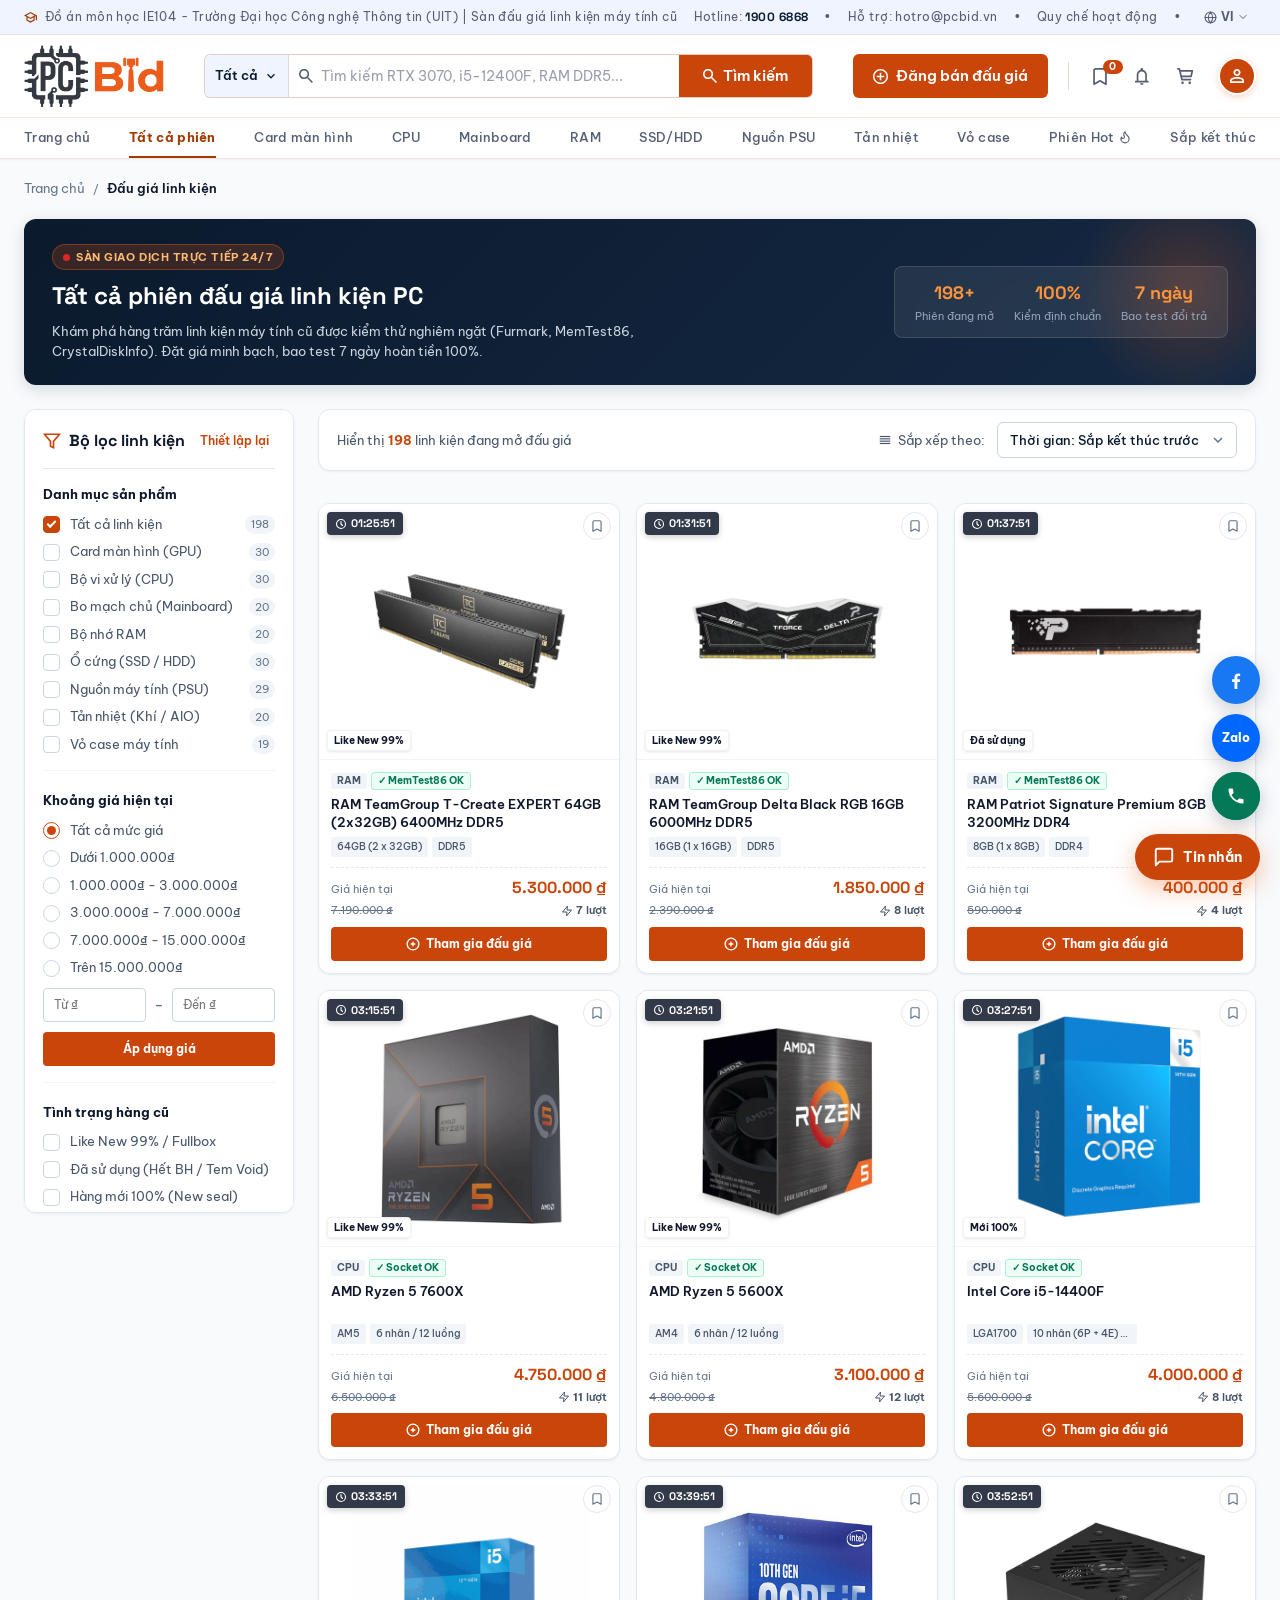
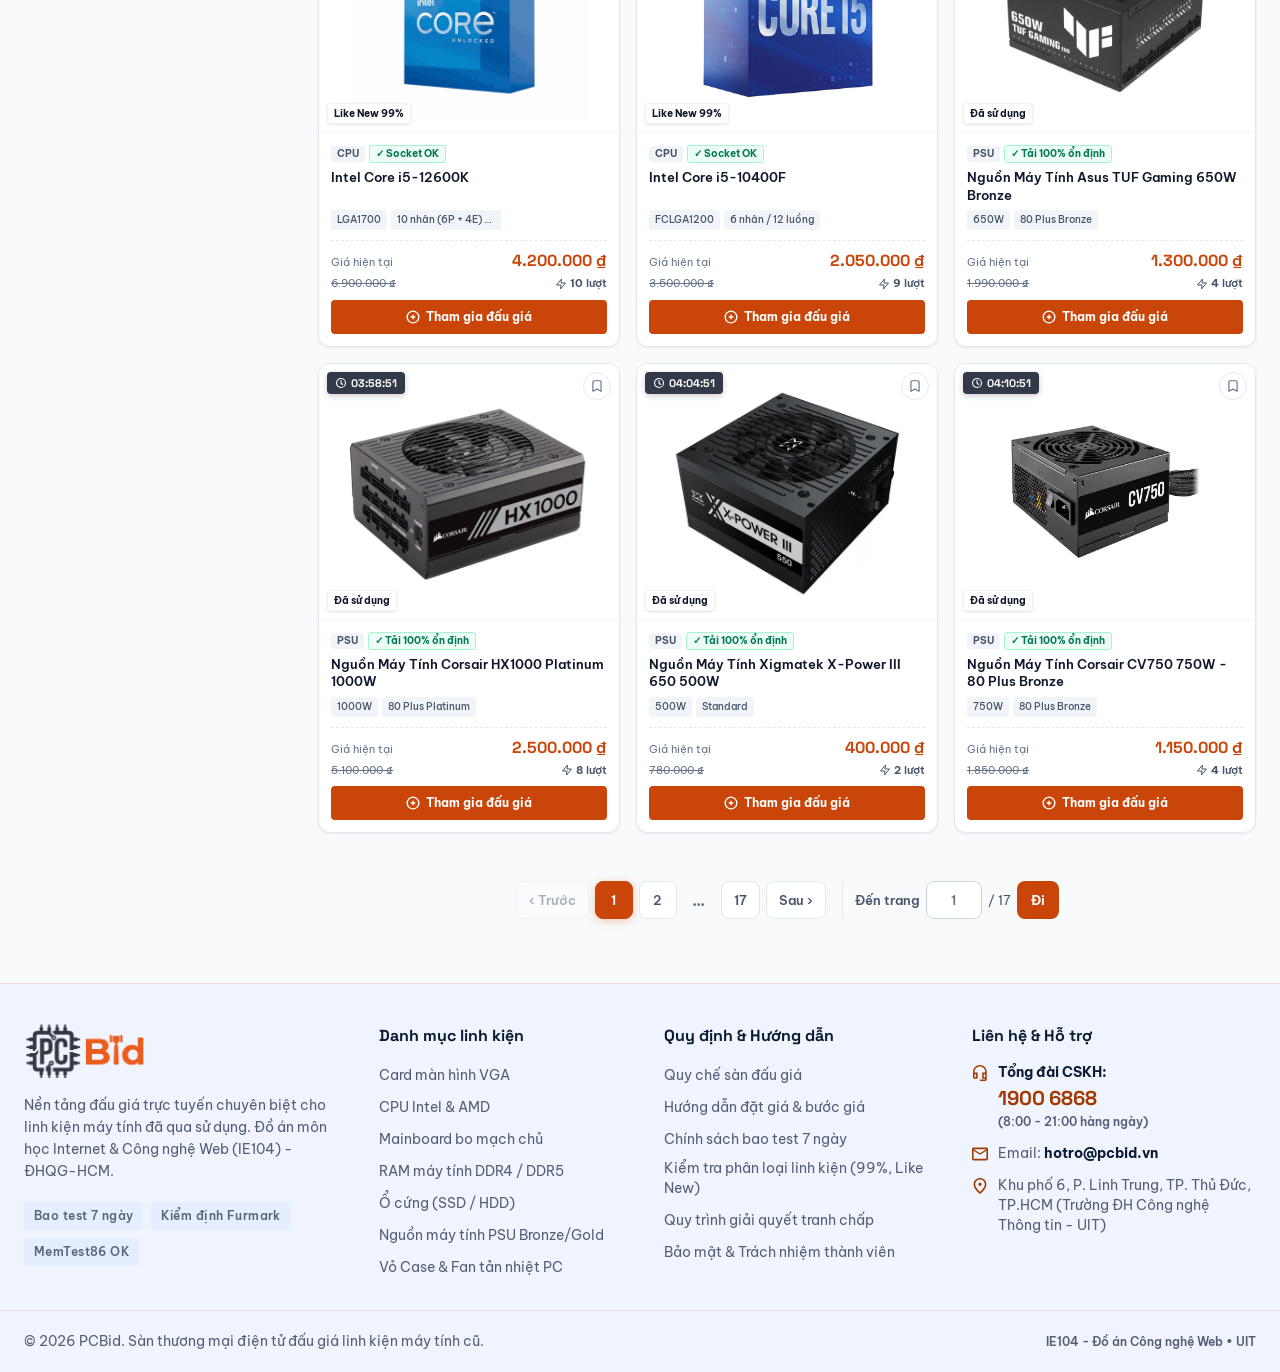
<file: products.html>
<!DOCTYPE html>
<html lang="vi">

<head>
  <meta charset="UTF-8">
  <meta name="viewport" content="width=device-width, initial-scale=1.0">
  <!-- Biểu tượng trang (favicon) trên tab trình duyệt và màn hình chính điện thoại -->
  <link rel="icon" href="favicon.ico?v=2" sizes="any">
  <link rel="icon" type="image/png" sizes="32x32" href="images/icons/favicon-32.png?v=2">
  <link rel="icon" type="image/png" sizes="192x192" href="images/icons/icon-192.png?v=2">
  <link rel="apple-touch-icon" href="images/icons/apple-touch-icon.png?v=2">
  <link rel="manifest" href="site.webmanifest">
  <meta name="theme-color" content="#c9450a">
  <meta name="description"
    content="Danh sách các phiên đấu giá linh kiện máy tính cũ tại PCBid - Card màn hình VGA, CPU, RAM, Bo mạch chủ, Nguồn PSU, Ổ cứng SSD đã qua kiểm định chất lượng.">
  <title>Danh sách đấu giá linh kiện PC cũ | PCBid</title>

  <!-- Phông chữ từ Google Fonts: Be Vietnam Pro & Space Grotesk -->
  <link rel="preconnect" href="https://fonts.googleapis.com">
  <link rel="preconnect" href="https://fonts.gstatic.com" crossorigin>
  <link
    href="https://fonts.googleapis.com/css2?family=Be+Vietnam+Pro:wght@400;500;600;700;800&family=Space+Grotesk:wght@500;600;700;800&display=swap"
    rel="stylesheet">

  <!-- Định kiểu cốt lõi hệ thống -->
  <link rel="stylesheet" href="css/reset.css">
  <link rel="stylesheet" href="css/style.css">

  <!-- Định kiểu thành phần Header/Footer dùng chung -->
  <link rel="stylesheet" href="components/header/header.css">
  <link rel="stylesheet" href="components/footer/footer.css">

  <!-- Định kiểu card sản phẩm dùng chung từ home.css -->
  <link rel="stylesheet" href="css/home.css">

  <!-- Định kiểu riêng cho trang Danh sách sản phẩm & Bộ lọc -->
  <link rel="stylesheet" href="css/products.css">
</head>

<body id="products-page">

  <!-- ==================== KHUNG NẠP ĐỘNG HEADER ==================== -->
  <div id="app-header"></div>

  <!-- ==================== NỘI DUNG CHÍNH (MAIN) ==================== -->
  <main class="pcb-products-page">
    <div class="container">

      <!-- 1. Thanh điều hướng đường dẫn (Breadcrumb) -->
      <nav class="pcb-breadcrumb" aria-label="Đường dẫn trang">
        <div class="pcb-breadcrumb__item">
          <a href="index.html" class="pcb-breadcrumb__link">Trang chủ</a>
          <span class="pcb-breadcrumb__separator">/</span>
        </div>
        <div class="pcb-breadcrumb__item">
          <span class="pcb-breadcrumb__current">Đấu giá linh kiện</span>
        </div>
      </nav>

      <!-- 2. Banner giới thiệu sàn đấu giá linh kiện -->
      <section class="pcb-products-hero" aria-labelledby="products-hero-heading">
        <div class="pcb-products-hero__content">
          <span class="pcb-products-hero__badge">
            <span class="pcb-ticker__dot"></span>
            Sàn giao dịch trực tiếp 24/7
          </span>
          <h1 class="pcb-products-hero__title" id="products-hero-heading">
            Tất cả phiên đấu giá linh kiện PC
          </h1>
          <p class="pcb-products-hero__desc">
            Khám phá hàng trăm linh kiện máy tính cũ được kiểm thử nghiêm ngặt (Furmark, MemTest86, CrystalDiskInfo). Đặt giá minh bạch, bao test 7 ngày hoàn tiền 100%.
          </p>
        </div>
        <div class="pcb-products-hero__stats">
          <div class="pcb-products-hero__stat-item">
            <span class="pcb-products-hero__stat-val" id="hero-stat-total">200+</span>
            <span class="pcb-products-hero__stat-lbl">Phiên đang mở</span>
          </div>
          <div class="pcb-products-hero__stat-item">
            <span class="pcb-products-hero__stat-val">100%</span>
            <span class="pcb-products-hero__stat-lbl">Kiểm định chuẩn</span>
          </div>
          <div class="pcb-products-hero__stat-item">
            <span class="pcb-products-hero__stat-val">7 ngày</span>
            <span class="pcb-products-hero__stat-lbl">Bao test đổi trả</span>
          </div>
        </div>
      </section>

      <!-- Nút mở bộ lọc dành cho thiết bị di động -->
      <button type="button" class="pcb-filter-toggle-btn" id="filter-toggle-btn" aria-controls="pcb-filter-sidebar" aria-expanded="false">
        <svg width="16" height="16" viewBox="0 0 24 24" fill="none" stroke="currentColor" stroke-width="2">
          <polygon points="22 3 2 3 10 12.46 10 19 14 21 14 12.46 22 3"></polygon>
        </svg>
        <span>Mở bộ lọc tìm kiếm</span>
      </button>

      <!-- 3. Khu vực Danh mục & Lưới sản phẩm (2 Cột) -->
      <div class="pcb-catalog">

        <!-- ==================== CỘT TRÁI: SIDEBAR BỘ LỌC ==================== -->
        <aside class="pcb-filter" id="pcb-filter-sidebar" aria-label="Bộ lọc tìm kiếm">
          <div class="pcb-filter__header">
            <h2 class="pcb-filter__title">
              <svg width="18" height="18" viewBox="0 0 24 24" fill="none" stroke="currentColor" stroke-width="2.2" color="#c9450a">
                <polygon points="22 3 2 3 10 12.46 10 19 14 21 14 12.46 22 3"></polygon>
              </svg>
              Bộ lọc linh kiện
            </h2>
            <div class="pcb-filter__header-actions">
              <button type="button" class="pcb-filter__reset-btn" id="reset-filter-btn">Thiết lập lại</button>
              <!-- Nút đóng bộ lọc (chỉ hiện khi bộ lọc mở dạng ngăn trượt trên điện thoại / máy tính bảng) -->
              <button type="button" class="pcb-filter__close-btn" id="filter-close-btn" aria-label="Đóng bộ lọc">
                <svg width="18" height="18" viewBox="0 0 24 24" fill="none" stroke="currentColor" stroke-width="2.4" stroke-linecap="round" aria-hidden="true"><line x1="18" y1="6" x2="6" y2="18"></line><line x1="6" y1="6" x2="18" y2="18"></line></svg>
              </button>
            </div>
          </div>

          <!-- Nhóm 1: Danh mục linh kiện -->
          <div class="pcb-filter__group">
            <h3 class="pcb-filter__label">
              <span>Danh mục sản phẩm</span>
            </h3>
            <ul class="pcb-filter__list">
              <li class="pcb-filter__item">
                <label class="pcb-filter__checkbox-label">
                  <input type="checkbox" class="pcb-filter__checkbox" name="category" value="all" checked>
                  <span class="pcb-filter__name">Tất cả linh kiện</span>
                  <span class="pcb-filter__count" id="count-cat-all">200</span>
                </label>
              </li>
              <li class="pcb-filter__item">
                <label class="pcb-filter__checkbox-label">
                  <input type="checkbox" class="pcb-filter__checkbox" name="category" value="vga">
                  <span class="pcb-filter__name">Card màn hình (GPU)</span>
                  <span class="pcb-filter__count" id="count-cat-vga">30</span>
                </label>
              </li>
              <li class="pcb-filter__item">
                <label class="pcb-filter__checkbox-label">
                  <input type="checkbox" class="pcb-filter__checkbox" name="category" value="cpu">
                  <span class="pcb-filter__name">Bộ vi xử lý (CPU)</span>
                  <span class="pcb-filter__count" id="count-cat-cpu">30</span>
                </label>
              </li>
              <li class="pcb-filter__item">
                <label class="pcb-filter__checkbox-label">
                  <input type="checkbox" class="pcb-filter__checkbox" name="category" value="mainboard">
                  <span class="pcb-filter__name">Bo mạch chủ (Mainboard)</span>
                  <span class="pcb-filter__count" id="count-cat-mainboard">25</span>
                </label>
              </li>
              <li class="pcb-filter__item">
                <label class="pcb-filter__checkbox-label">
                  <input type="checkbox" class="pcb-filter__checkbox" name="category" value="ram">
                  <span class="pcb-filter__name">Bộ nhớ RAM</span>
                  <span class="pcb-filter__count" id="count-cat-ram">25</span>
                </label>
              </li>
              <li class="pcb-filter__item">
                <label class="pcb-filter__checkbox-label">
                  <input type="checkbox" class="pcb-filter__checkbox" name="category" value="storage">
                  <span class="pcb-filter__name">Ổ cứng (SSD / HDD)</span>
                  <span class="pcb-filter__count" id="count-cat-storage">30</span>
                </label>
              </li>
              <li class="pcb-filter__item">
                <label class="pcb-filter__checkbox-label">
                  <input type="checkbox" class="pcb-filter__checkbox" name="category" value="psu">
                  <span class="pcb-filter__name">Nguồn máy tính (PSU)</span>
                  <span class="pcb-filter__count" id="count-cat-psu">20</span>
                </label>
              </li>
              <li class="pcb-filter__item">
                <label class="pcb-filter__checkbox-label">
                  <input type="checkbox" class="pcb-filter__checkbox" name="category" value="cooling">
                  <span class="pcb-filter__name">Tản nhiệt (Khí / AIO)</span>
                  <span class="pcb-filter__count" id="count-cat-cooling">20</span>
                </label>
              </li>
              <li class="pcb-filter__item">
                <label class="pcb-filter__checkbox-label">
                  <input type="checkbox" class="pcb-filter__checkbox" name="category" value="case">
                  <span class="pcb-filter__name">Vỏ case máy tính</span>
                  <span class="pcb-filter__count" id="count-cat-case">20</span>
                </label>
              </li>
            </ul>
          </div>

          <!-- Nhóm 2: Khoảng giá đấu hiện tại -->
          <div class="pcb-filter__group">
            <h3 class="pcb-filter__label">
              <span>Khoảng giá hiện tại</span>
            </h3>
            <ul class="pcb-filter__list">
              <li class="pcb-filter__item">
                <label class="pcb-filter__checkbox-label">
                  <input type="radio" class="pcb-filter__radio" name="price_range" value="all" checked>
                  <span class="pcb-filter__name">Tất cả mức giá</span>
                </label>
              </li>
              <li class="pcb-filter__item">
                <label class="pcb-filter__checkbox-label">
                  <input type="radio" class="pcb-filter__radio" name="price_range" value="0-1000000">
                  <span class="pcb-filter__name">Dưới 1.000.000₫</span>
                </label>
              </li>
              <li class="pcb-filter__item">
                <label class="pcb-filter__checkbox-label">
                  <input type="radio" class="pcb-filter__radio" name="price_range" value="1000000-3000000">
                  <span class="pcb-filter__name">1.000.000₫ - 3.000.000₫</span>
                </label>
              </li>
              <li class="pcb-filter__item">
                <label class="pcb-filter__checkbox-label">
                  <input type="radio" class="pcb-filter__radio" name="price_range" value="3000000-7000000">
                  <span class="pcb-filter__name">3.000.000₫ - 7.000.000₫</span>
                </label>
              </li>
              <li class="pcb-filter__item">
                <label class="pcb-filter__checkbox-label">
                  <input type="radio" class="pcb-filter__radio" name="price_range" value="7000000-15000000">
                  <span class="pcb-filter__name">7.000.000₫ - 15.000.000₫</span>
                </label>
              </li>
              <li class="pcb-filter__item">
                <label class="pcb-filter__checkbox-label">
                  <input type="radio" class="pcb-filter__radio" name="price_range" value="15000000-999999999">
                  <span class="pcb-filter__name">Trên 15.000.000₫</span>
                </label>
              </li>
            </ul>

            <!-- Ô nhập giá tự do -->
            <div class="pcb-filter__price-range">
              <input type="number" class="pcb-filter__price-input" id="price-min" placeholder="Từ ₫" min="0" step="100000" aria-label="Giá thấp nhất">
              <span class="pcb-filter__price-sep" aria-hidden="true">-</span>
              <input type="number" class="pcb-filter__price-input" id="price-max" placeholder="Đến ₫" min="0" step="100000" aria-label="Giá cao nhất">
            </div>
            <button type="button" class="pcb-filter__price-apply" id="apply-price-btn">Áp dụng giá</button>
          </div>

          <!-- Nhóm 3: Tình trạng linh kiện -->
          <div class="pcb-filter__group">
            <h3 class="pcb-filter__label">
              <span>Tình trạng hàng cũ</span>
            </h3>
            <ul class="pcb-filter__list">
              <li class="pcb-filter__item">
                <label class="pcb-filter__checkbox-label">
                  <input type="checkbox" class="pcb-filter__checkbox" name="condition" value="likenew">
                  <span class="pcb-filter__name">Like New 99% / Fullbox</span>
                </label>
              </li>
              <li class="pcb-filter__item">
                <label class="pcb-filter__checkbox-label">
                  <input type="checkbox" class="pcb-filter__checkbox" name="condition" value="used">
                  <span class="pcb-filter__name">Đã sử dụng (Hết BH / Tem Void)</span>
                </label>
              </li>
              <li class="pcb-filter__item">
                <label class="pcb-filter__checkbox-label">
                  <input type="checkbox" class="pcb-filter__checkbox" name="condition" value="new">
                  <span class="pcb-filter__name">Hàng mới 100% (New seal)</span>
                </label>
              </li>
            </ul>
          </div>

          <!-- Nhóm 4: Chứng nhận kiểm định kỹ thuật UIT -->
          <div class="pcb-filter__group">
            <h3 class="pcb-filter__label">
              <span>Tiêu chuẩn kiểm định</span>
            </h3>
            <ul class="pcb-filter__list">
              <li class="pcb-filter__item">
                <label class="pcb-filter__checkbox-label">
                  <input type="checkbox" class="pcb-filter__checkbox" name="seal" value="furmark">
                  <span class="pcb-filter__name">Pass Furmark 15p &lt; 75°C</span>
                </label>
              </li>
              <li class="pcb-filter__item">
                <label class="pcb-filter__checkbox-label">
                  <input type="checkbox" class="pcb-filter__checkbox" name="seal" value="memtest">
                  <span class="pcb-filter__name">Pass MemTest86 0 Error</span>
                </label>
              </li>
              <li class="pcb-filter__item">
                <label class="pcb-filter__checkbox-label">
                  <input type="checkbox" class="pcb-filter__checkbox" name="seal" value="crystal">
                  <span class="pcb-filter__name">CrystalDiskInfo Sức khỏe 100%</span>
                </label>
              </li>
            </ul>
          </div>

          <!-- Chân ngăn trượt bộ lọc trên điện thoại: xem kết quả và đóng bộ lọc -->
          <div class="pcb-filter__footer">
            <button type="button" class="pcb-filter__done-btn" id="filter-done-btn">
              Xem kết quả <span class="pcb-filter__done-count" id="filter-done-count">(16)</span>
            </button>
          </div>
        </aside>
        <!-- Lớp nền tối phía sau ngăn trượt bộ lọc, bấm vào để đóng -->
        <div class="pcb-filter-backdrop" id="pcb-filter-backdrop" hidden></div>

        <!-- ==================== CỘT PHẢI: NỘI DUNG SẢN PHẨM ==================== -->
        <section class="pcb-catalog__main" aria-label="Danh sách linh kiện đấu giá">

          <!-- Thanh công cụ sắp xếp & Thống kê kết quả -->
          <div class="pcb-toolbar">
            <div class="pcb-toolbar__result-info">
              Hiển thị <span class="pcb-toolbar__result-count" id="catalog-count">16</span> linh kiện đang mở đấu giá
            </div>

            <div class="pcb-toolbar__controls">
              <label for="catalog-sort" class="pcb-toolbar__sort-label">
                <svg width="14" height="14" viewBox="0 0 24 24" fill="none" stroke="currentColor" stroke-width="2">
                  <line x1="21" y1="10" x2="3" y2="10"></line>
                  <line x1="21" y1="6" x2="3" y2="6"></line>
                  <line x1="21" y1="14" x2="3" y2="14"></line>
                  <line x1="21" y1="18" x2="3" y2="18"></line>
                </svg>
                Sắp xếp theo:
              </label>
              <select id="catalog-sort" class="pcb-toolbar__sort-select">
                <option value="ending">Thời gian: Sắp kết thúc trước</option>
                <option value="bids-desc">Lượt bid: Nhiều nhất</option>
                <option value="price-asc">Giá hiện tại: Thấp đến cao</option>
                <option value="price-desc">Giá hiện tại: Cao đến thấp</option>
                <option value="newest">Phiên mới lên sàn</option>
              </select>
            </div>
          </div>

          <!-- Các chip bộ lọc đang áp dụng -->
          <div class="pcb-active-filters" id="active-filters-container">
            <!-- JS tự động chèn các chip lọc khi người dùng chọn -->
          </div>

          <!-- ============================================================
               LƯỚI THẺ LINH KIỆN ĐẤU GIÁ (4-5 CỘT PHỦ KÍN DANH MỤC)
               Tất cả các thẻ đều gắn liên kết dẫn sang product-detail.html?id=...
               ============================================================ -->
          <div class="pcb-catalog__grid" id="catalog-products-grid">

            <!-- Thẻ 1: GPU - ASUS Phoenix GTX 1650 Super -->
            <article class="pcb-card" data-id="2001" data-category="GPU" data-price="2000000" data-bids="6">
              <a href="product-detail.html?id=2001" class="pcb-card__media" aria-label="Xem chi tiết Card màn hình ASUS Phoenix GTX 1650 Super">
                <div class="pcb-card__countdown" data-timestamp="1794700000000">
                  <svg viewBox="0 0 24 24" fill="none" stroke="currentColor" stroke-width="2.2" stroke-linecap="round">
                    <circle cx="12" cy="12" r="9"></circle>
                    <polyline points="12 7 12 12 15 15"></polyline>
                  </svg>
                  <span class="pcb-countdown-text">02:15:30</span>
                </div>
                <span class="pcb-card__condition">Đã sử dụng</span>
                <img class="pcb-card__img" src="images/products/gpu/2001-gtx-1650-super-1.jpg" alt="ASUS Phoenix GTX 1650 Super 4GB" loading="lazy">
              </a>
              <button type="button" class="pcb-card__watch" data-action="watch" data-id="2001" aria-label="Lưu theo dõi">
                <svg viewBox="0 0 24 24" fill="none" stroke="currentColor" stroke-width="2">
                  <path d="M19 21l-7-4-7 4V5a2 2 0 0 1 2-2h10a2 2 0 0 1 2 2z"></path>
                </svg>
              </button>
              <div class="pcb-card__body">
                <div class="pcb-card__seals">
                  <span class="pcb-card__seal pcb-card__seal--cat">GPU</span>
                  <span class="pcb-card__seal pcb-card__seal--pass">✓ Furmark &lt; 75°C</span>
                </div>
                <a href="product-detail.html?id=2001" class="pcb-card__title" title="Card màn hình ASUS Phoenix GeForce GTX 1650 Super 4GB">
                  Card màn hình ASUS Phoenix GeForce GTX 1650 Super 4GB
                </a>
                <div class="pcb-card__specs">
                  <span class="pcb-card__spec">4GB GDDR6</span>
                  <span class="pcb-card__spec">Nguồn 350W</span>
                </div>
                <div class="pcb-card__price-box">
                  <div class="pcb-card__price-row">
                    <span class="pcb-card__price-lbl">Giá hiện tại</span>
                    <span class="pcb-card__price-val">2.000.000₫</span>
                  </div>
                  <div class="pcb-card__market-row">
                    <span class="pcb-card__market-val">3.800.000₫</span>
                    <span class="pcb-card__bids-count">
                      <svg width="12" height="12" viewBox="0 0 24 24" fill="none" stroke="currentColor" stroke-width="2"><path d="M13 2L3 14h9l-1 8 10-12h-9l1-8z"/></svg>
                      <strong>6</strong> lượt
                    </span>
                  </div>
                  <a href="product-detail.html?id=2001" class="pcb-card__btn" data-action="quick-bid" data-id="2001">
                    <svg width="14" height="14" viewBox="0 0 24 24" fill="none" stroke="currentColor" stroke-width="2.4"><circle cx="12" cy="12" r="10"/><path d="M12 8v8M8 12h8"/></svg>
                    Tham gia đấu giá
                  </a>
                </div>
              </div>
            </article>

            <!-- Thẻ 2: GPU - Gigabyte GTX 1660 Super OC -->
            <article class="pcb-card" data-id="2002" data-category="GPU" data-price="3400000" data-bids="11">
              <a href="product-detail.html?id=2002" class="pcb-card__media" aria-label="Xem chi tiết Card màn hình Gigabyte GTX 1660 Super">
                <div class="pcb-card__countdown pcb-card__countdown--urgent" data-timestamp="1794700000000">
                  <svg viewBox="0 0 24 24" fill="none" stroke="currentColor" stroke-width="2.2" stroke-linecap="round">
                    <circle cx="12" cy="12" r="9"></circle>
                    <polyline points="12 7 12 12 15 15"></polyline>
                  </svg>
                  <span class="pcb-countdown-text">00:14:20</span>
                </div>
                <span class="pcb-card__condition">Đã sử dụng</span>
                <img class="pcb-card__img" src="images/products/gpu/2002-gtx-1660-super-1.jpg" alt="Gigabyte GTX 1660 Super OC 6GB" loading="lazy">
              </a>
              <button type="button" class="pcb-card__watch" data-action="watch" data-id="2002" aria-label="Lưu theo dõi">
                <svg viewBox="0 0 24 24" fill="none" stroke="currentColor" stroke-width="2">
                  <path d="M19 21l-7-4-7 4V5a2 2 0 0 1 2-2h10a2 2 0 0 1 2 2z"></path>
                </svg>
              </button>
              <div class="pcb-card__body">
                <div class="pcb-card__seals">
                  <span class="pcb-card__seal pcb-card__seal--cat">GPU</span>
                  <span class="pcb-card__seal pcb-card__seal--pass">✓ Furmark &lt; 75°C</span>
                </div>
                <a href="product-detail.html?id=2002" class="pcb-card__title" title="Card màn hình Gigabyte GeForce GTX 1660 Super OC 6GB">
                  Card màn hình Gigabyte GeForce GTX 1660 Super OC 6GB
                </a>
                <div class="pcb-card__specs">
                  <span class="pcb-card__spec">6GB GDDR6</span>
                  <span class="pcb-card__spec">Nguồn 450W</span>
                </div>
                <div class="pcb-card__price-box">
                  <div class="pcb-card__price-row">
                    <span class="pcb-card__price-lbl">Giá hiện tại</span>
                    <span class="pcb-card__price-val">3.400.000₫</span>
                  </div>
                  <div class="pcb-card__market-row">
                    <span class="pcb-card__market-val">5.500.000₫</span>
                    <span class="pcb-card__bids-count">
                      <svg width="12" height="12" viewBox="0 0 24 24" fill="none" stroke="currentColor" stroke-width="2"><path d="M13 2L3 14h9l-1 8 10-12h-9l1-8z"/></svg>
                      <strong>11</strong> lượt
                    </span>
                  </div>
                  <a href="product-detail.html?id=2002" class="pcb-card__btn" data-action="quick-bid" data-id="2002">
                    <svg width="14" height="14" viewBox="0 0 24 24" fill="none" stroke="currentColor" stroke-width="2.4"><circle cx="12" cy="12" r="10"/><path d="M12 8v8M8 12h8"/></svg>
                    Tham gia đấu giá
                  </a>
                </div>
              </div>
            </article>

            <!-- Thẻ 3: CPU - Intel Core i3-10105F -->
            <article class="pcb-card" data-id="1001" data-category="CPU" data-price="1350000" data-bids="14">
              <a href="product-detail.html?id=1001" class="pcb-card__media" aria-label="Xem chi tiết CPU Intel Core i3-10105F">
                <div class="pcb-card__countdown" data-timestamp="1794700000000">
                  <svg viewBox="0 0 24 24" fill="none" stroke="currentColor" stroke-width="2.2" stroke-linecap="round">
                    <circle cx="12" cy="12" r="9"></circle>
                    <polyline points="12 7 12 12 15 15"></polyline>
                  </svg>
                  <span class="pcb-countdown-text">03:45:00</span>
                </div>
                <span class="pcb-card__condition">Like New 99%</span>
                <img class="pcb-card__img" src="images/products/cpu/1001-i3-10105f-1.png" alt="Intel Core i3-10105F" loading="lazy">
              </a>
              <button type="button" class="pcb-card__watch" data-action="watch" data-id="1001" aria-label="Lưu theo dõi">
                <svg viewBox="0 0 24 24" fill="none" stroke="currentColor" stroke-width="2">
                  <path d="M19 21l-7-4-7 4V5a2 2 0 0 1 2-2h10a2 2 0 0 1 2 2z"></path>
                </svg>
              </button>
              <div class="pcb-card__body">
                <div class="pcb-card__seals">
                  <span class="pcb-card__seal pcb-card__seal--cat">CPU</span>
                  <span class="pcb-card__seal pcb-card__seal--pass">✓ UIT Lab OK</span>
                </div>
                <a href="product-detail.html?id=1001" class="pcb-card__title" title="Intel Core i3-10105F">
                  Intel Core i3-10105F
                </a>
                <div class="pcb-card__specs">
                  <span class="pcb-card__spec">Socket LGA 1200</span>
                  <span class="pcb-card__spec">4 Nhân / 8 Luồng</span>
                </div>
                <div class="pcb-card__price-box">
                  <div class="pcb-card__price-row">
                    <span class="pcb-card__price-lbl">Giá hiện tại</span>
                    <span class="pcb-card__price-val">1.350.000₫</span>
                  </div>
                  <div class="pcb-card__market-row">
                    <span class="pcb-card__market-val">2.100.000₫</span>
                    <span class="pcb-card__bids-count">
                      <svg width="12" height="12" viewBox="0 0 24 24" fill="none" stroke="currentColor" stroke-width="2"><path d="M13 2L3 14h9l-1 8 10-12h-9l1-8z"/></svg>
                      <strong>14</strong> lượt
                    </span>
                  </div>
                  <a href="product-detail.html?id=1001" class="pcb-card__btn" data-action="quick-bid" data-id="1001">
                    <svg width="14" height="14" viewBox="0 0 24 24" fill="none" stroke="currentColor" stroke-width="2.4"><circle cx="12" cy="12" r="10"/><path d="M12 8v8M8 12h8"/></svg>
                    Tham gia đấu giá
                  </a>
                </div>
              </div>
            </article>

            <!-- Thẻ 4: CPU - Intel Core i5-10400F -->
            <article class="pcb-card" data-id="1002" data-category="CPU" data-price="2100000" data-bids="8">
              <a href="product-detail.html?id=1002" class="pcb-card__media" aria-label="Xem chi tiết CPU Intel Core i5-10400F">
                <div class="pcb-card__countdown" data-timestamp="1794700000000">
                  <svg viewBox="0 0 24 24" fill="none" stroke="currentColor" stroke-width="2.2" stroke-linecap="round">
                    <circle cx="12" cy="12" r="9"></circle>
                    <polyline points="12 7 12 12 15 15"></polyline>
                  </svg>
                  <span class="pcb-countdown-text">04:20:15</span>
                </div>
                <span class="pcb-card__condition">Like New 99%</span>
                <img class="pcb-card__img" src="images/products/cpu/1002-i5-10400f-1.jpg" alt="Intel Core i5-10400F" loading="lazy">
              </a>
              <button type="button" class="pcb-card__watch" data-action="watch" data-id="1002" aria-label="Lưu theo dõi">
                <svg viewBox="0 0 24 24" fill="none" stroke="currentColor" stroke-width="2">
                  <path d="M19 21l-7-4-7 4V5a2 2 0 0 1 2-2h10a2 2 0 0 1 2 2z"></path>
                </svg>
              </button>
              <div class="pcb-card__body">
                <div class="pcb-card__seals">
                  <span class="pcb-card__seal pcb-card__seal--cat">CPU</span>
                  <span class="pcb-card__seal pcb-card__seal--pass">✓ UIT Lab OK</span>
                </div>
                <a href="product-detail.html?id=1002" class="pcb-card__title" title="Intel Core i5-10400F">
                  Intel Core i5-10400F
                </a>
                <div class="pcb-card__specs">
                  <span class="pcb-card__spec">Socket LGA 1200</span>
                  <span class="pcb-card__spec">6 Nhân / 12 Luồng</span>
                </div>
                <div class="pcb-card__price-box">
                  <div class="pcb-card__price-row">
                    <span class="pcb-card__price-lbl">Giá hiện tại</span>
                    <span class="pcb-card__price-val">2.100.000₫</span>
                  </div>
                  <div class="pcb-card__market-row">
                    <span class="pcb-card__market-val">3.200.000₫</span>
                    <span class="pcb-card__bids-count">
                      <svg width="12" height="12" viewBox="0 0 24 24" fill="none" stroke="currentColor" stroke-width="2"><path d="M13 2L3 14h9l-1 8 10-12h-9l1-8z"/></svg>
                      <strong>8</strong> lượt
                    </span>
                  </div>
                  <a href="product-detail.html?id=1002" class="pcb-card__btn" data-action="quick-bid" data-id="1002">
                    <svg width="14" height="14" viewBox="0 0 24 24" fill="none" stroke="currentColor" stroke-width="2.4"><circle cx="12" cy="12" r="10"/><path d="M12 8v8M8 12h8"/></svg>
                    Tham gia đấu giá
                  </a>
                </div>
              </div>
            </article>

            <!-- Thẻ 5: Mainboard - GIGABYTE B760M GAMING WIFI PLUS -->
            <article class="pcb-card" data-id="3001" data-category="Mainboard" data-price="3000000" data-bids="8">
              <a href="product-detail.html?id=3001" class="pcb-card__media" aria-label="Xem chi tiết Mainboard GIGABYTE B760M">
                <div class="pcb-card__countdown" data-timestamp="1794700000000">
                  <svg viewBox="0 0 24 24" fill="none" stroke="currentColor" stroke-width="2.2" stroke-linecap="round">
                    <circle cx="12" cy="12" r="9"></circle>
                    <polyline points="12 7 12 12 15 15"></polyline>
                  </svg>
                  <span class="pcb-countdown-text">05:12:40</span>
                </div>
                <span class="pcb-card__condition">Like New 99%</span>
                <img class="pcb-card__img" src="images/products/mainboard/3001-gigabyte-b760m-gaming-wifi-1.webp" alt="GIGABYTE B760M GAMING WIFI PLUS" loading="lazy">
              </a>
              <button type="button" class="pcb-card__watch" data-action="watch" data-id="3001" aria-label="Lưu theo dõi">
                <svg viewBox="0 0 24 24" fill="none" stroke="currentColor" stroke-width="2">
                  <path d="M19 21l-7-4-7 4V5a2 2 0 0 1 2-2h10a2 2 0 0 1 2 2z"></path>
                </svg>
              </button>
              <div class="pcb-card__body">
                <div class="pcb-card__seals">
                  <span class="pcb-card__seal pcb-card__seal--cat">Mainboard</span>
                  <span class="pcb-card__seal pcb-card__seal--pass">✓ Fullbox 2027</span>
                </div>
                <a href="product-detail.html?id=3001" class="pcb-card__title" title="Bo mạch chủ GIGABYTE B760M GAMING WIFI PLUS DDR5">
                  Bo mạch chủ GIGABYTE B760M GAMING WIFI PLUS DDR5
                </a>
                <div class="pcb-card__specs">
                  <span class="pcb-card__spec">Socket LGA 1700</span>
                  <span class="pcb-card__spec">Chuẩn DDR5 / WiFi 6E</span>
                </div>
                <div class="pcb-card__price-box">
                  <div class="pcb-card__price-row">
                    <span class="pcb-card__price-lbl">Giá hiện tại</span>
                    <span class="pcb-card__price-val">3.000.000₫</span>
                  </div>
                  <div class="pcb-card__market-row">
                    <span class="pcb-card__market-val">3.690.000₫</span>
                    <span class="pcb-card__bids-count">
                      <svg width="12" height="12" viewBox="0 0 24 24" fill="none" stroke="currentColor" stroke-width="2"><path d="M13 2L3 14h9l-1 8 10-12h-9l1-8z"/></svg>
                      <strong>8</strong> lượt
                    </span>
                  </div>
                  <a href="product-detail.html?id=3001" class="pcb-card__btn" data-action="quick-bid" data-id="3001">
                    <svg width="14" height="14" viewBox="0 0 24 24" fill="none" stroke="currentColor" stroke-width="2.4"><circle cx="12" cy="12" r="10"/><path d="M12 8v8M8 12h8"/></svg>
                    Tham gia đấu giá
                  </a>
                </div>
              </div>
            </article>

            <!-- Thẻ 6: Mainboard - MSI MAG Z790 TOMAHAWK WIFI DDR5 -->
            <article class="pcb-card" data-id="3013" data-category="Mainboard" data-price="4600000" data-bids="12">
              <a href="product-detail.html?id=3013" class="pcb-card__media" aria-label="Xem chi tiết MSI MAG Z790 TOMAHAWK">
                <div class="pcb-card__countdown" data-timestamp="1794700000000">
                  <svg viewBox="0 0 24 24" fill="none" stroke="currentColor" stroke-width="2.2" stroke-linecap="round">
                    <circle cx="12" cy="12" r="9"></circle>
                    <polyline points="12 7 12 12 15 15"></polyline>
                  </svg>
                  <span class="pcb-countdown-text">06:30:10</span>
                </div>
                <span class="pcb-card__condition">Fullbox 99%</span>
                <img class="pcb-card__img" src="images/products/mainboard/3013-msi-mag-z790-tomahawk-1.jpg" alt="MSI MAG Z790 TOMAHAWK WIFI" loading="lazy">
              </a>
              <button type="button" class="pcb-card__watch" data-action="watch" data-id="3013" aria-label="Lưu theo dõi">
                <svg viewBox="0 0 24 24" fill="none" stroke="currentColor" stroke-width="2">
                  <path d="M19 21l-7-4-7 4V5a2 2 0 0 1 2-2h10a2 2 0 0 1 2 2z"></path>
                </svg>
              </button>
              <div class="pcb-card__body">
                <div class="pcb-card__seals">
                  <span class="pcb-card__seal pcb-card__seal--cat">Mainboard</span>
                  <span class="pcb-card__seal pcb-card__seal--pass">✓ VRM 16+1+1</span>
                </div>
                <a href="product-detail.html?id=3013" class="pcb-card__title" title="Bo mạch chủ MSI MAG Z790 TOMAHAWK WIFI DDR5">
                  Bo mạch chủ MSI MAG Z790 TOMAHAWK WIFI DDR5
                </a>
                <div class="pcb-card__specs">
                  <span class="pcb-card__spec">Socket LGA 1700</span>
                  <span class="pcb-card__spec">PCIe 5.0 x16</span>
                </div>
                <div class="pcb-card__price-box">
                  <div class="pcb-card__price-row">
                    <span class="pcb-card__price-lbl">Giá hiện tại</span>
                    <span class="pcb-card__price-val">4.600.000₫</span>
                  </div>
                  <div class="pcb-card__market-row">
                    <span class="pcb-card__market-val">7.200.000₫</span>
                    <span class="pcb-card__bids-count">
                      <svg width="12" height="12" viewBox="0 0 24 24" fill="none" stroke="currentColor" stroke-width="2"><path d="M13 2L3 14h9l-1 8 10-12h-9l1-8z"/></svg>
                      <strong>12</strong> lượt
                    </span>
                  </div>
                  <a href="product-detail.html?id=3013" class="pcb-card__btn" data-action="quick-bid" data-id="3013">
                    <svg width="14" height="14" viewBox="0 0 24 24" fill="none" stroke="currentColor" stroke-width="2.4"><circle cx="12" cy="12" r="10"/><path d="M12 8v8M8 12h8"/></svg>
                    Tham gia đấu giá
                  </a>
                </div>
              </div>
            </article>

            <!-- Thẻ 7: RAM - Corsair Vengeance LPX 16GB -->
            <article class="pcb-card" data-id="4001" data-category="RAM" data-price="750000" data-bids="15">
              <a href="product-detail.html?id=4001" class="pcb-card__media" aria-label="Xem chi tiết RAM Corsair Vengeance LPX">
                <div class="pcb-card__countdown" data-timestamp="1794700000000">
                  <svg viewBox="0 0 24 24" fill="none" stroke="currentColor" stroke-width="2.2" stroke-linecap="round">
                    <circle cx="12" cy="12" r="9"></circle>
                    <polyline points="12 7 12 12 15 15"></polyline>
                  </svg>
                  <span class="pcb-countdown-text">01:50:40</span>
                </div>
                <span class="pcb-card__condition">Đã sử dụng</span>
                <img class="pcb-card__img" src="images/products/ram/4001-corsair-vengeance-lpx-1.jpg" alt="Corsair Vengeance LPX 16GB" loading="lazy">
              </a>
              <button type="button" class="pcb-card__watch" data-action="watch" data-id="4001" aria-label="Lưu theo dõi">
                <svg viewBox="0 0 24 24" fill="none" stroke="currentColor" stroke-width="2">
                  <path d="M19 21l-7-4-7 4V5a2 2 0 0 1 2-2h10a2 2 0 0 1 2 2z"></path>
                </svg>
              </button>
              <div class="pcb-card__body">
                <div class="pcb-card__seals">
                  <span class="pcb-card__seal pcb-card__seal--cat">RAM</span>
                  <span class="pcb-card__seal pcb-card__seal--pass">✓ MemTest 0 Error</span>
                </div>
                <a href="product-detail.html?id=4001" class="pcb-card__title" title="RAM Corsair Vengeance LPX 16GB (1x16GB) DDR4 3200MHz Black">
                  RAM Corsair Vengeance LPX 16GB (1x16GB) DDR4 3200MHz Black
                </a>
                <div class="pcb-card__specs">
                  <span class="pcb-card__spec">DDR4 3200MHz</span>
                  <span class="pcb-card__spec">Tản nhôm đen</span>
                </div>
                <div class="pcb-card__price-box">
                  <div class="pcb-card__price-row">
                    <span class="pcb-card__price-lbl">Giá hiện tại</span>
                    <span class="pcb-card__price-val">750.000₫</span>
                  </div>
                  <div class="pcb-card__market-row">
                    <span class="pcb-card__market-val">1.250.000₫</span>
                    <span class="pcb-card__bids-count">
                      <svg width="12" height="12" viewBox="0 0 24 24" fill="none" stroke="currentColor" stroke-width="2"><path d="M13 2L3 14h9l-1 8 10-12h-9l1-8z"/></svg>
                      <strong>15</strong> lượt
                    </span>
                  </div>
                  <a href="product-detail.html?id=4001" class="pcb-card__btn" data-action="quick-bid" data-id="4001">
                    <svg width="14" height="14" viewBox="0 0 24 24" fill="none" stroke="currentColor" stroke-width="2.4"><circle cx="12" cy="12" r="10"/><path d="M12 8v8M8 12h8"/></svg>
                    Tham gia đấu giá
                  </a>
                </div>
              </div>
            </article>

            <!-- Thẻ 8: RAM - G.SKILL Trident Z RGB 16GB -->
            <article class="pcb-card" data-id="4003" data-category="RAM" data-price="950000" data-bids="18">
              <a href="product-detail.html?id=4003" class="pcb-card__media" aria-label="Xem chi tiết RAM G.SKILL Trident Z">
                <div class="pcb-card__countdown" data-timestamp="1794700000000">
                  <svg viewBox="0 0 24 24" fill="none" stroke="currentColor" stroke-width="2.2" stroke-linecap="round">
                    <circle cx="12" cy="12" r="9"></circle>
                    <polyline points="12 7 12 12 15 15"></polyline>
                  </svg>
                  <span class="pcb-countdown-text">02:40:20</span>
                </div>
                <span class="pcb-card__condition">Like New 99%</span>
                <img class="pcb-card__img" src="images/products/ram/4003-gskill-trident-z-rgb-16gb-1.jpg" alt="G.SKILL Trident Z RGB 16GB" loading="lazy">
              </a>
              <button type="button" class="pcb-card__watch" data-action="watch" data-id="4003" aria-label="Lưu theo dõi">
                <svg viewBox="0 0 24 24" fill="none" stroke="currentColor" stroke-width="2">
                  <path d="M19 21l-7-4-7 4V5a2 2 0 0 1 2-2h10a2 2 0 0 1 2 2z"></path>
                </svg>
              </button>
              <div class="pcb-card__body">
                <div class="pcb-card__seals">
                  <span class="pcb-card__seal pcb-card__seal--cat">RAM</span>
                  <span class="pcb-card__seal pcb-card__seal--pass">✓ MemTest 0 Error</span>
                </div>
                <a href="product-detail.html?id=4003" class="pcb-card__title" title="RAM G.SKILL Trident Z RGB 16GB (1x16GB) 3600MHz DDR4">
                  RAM G.SKILL Trident Z RGB 16GB (1x16GB) 3600MHz DDR4
                </a>
                <div class="pcb-card__specs">
                  <span class="pcb-card__spec">DDR4 3200MHz</span>
                  <span class="pcb-card__spec">LED RGB Aura</span>
                </div>
                <div class="pcb-card__price-box">
                  <div class="pcb-card__price-row">
                    <span class="pcb-card__price-lbl">Giá hiện tại</span>
                    <span class="pcb-card__price-val">950.000₫</span>
                  </div>
                  <div class="pcb-card__market-row">
                    <span class="pcb-card__market-val">1.600.000₫</span>
                    <span class="pcb-card__bids-count">
                      <svg width="12" height="12" viewBox="0 0 24 24" fill="none" stroke="currentColor" stroke-width="2"><path d="M13 2L3 14h9l-1 8 10-12h-9l1-8z"/></svg>
                      <strong>18</strong> lượt
                    </span>
                  </div>
                  <a href="product-detail.html?id=4003" class="pcb-card__btn" data-action="quick-bid" data-id="4003">
                    <svg width="14" height="14" viewBox="0 0 24 24" fill="none" stroke="currentColor" stroke-width="2.4"><circle cx="12" cy="12" r="10"/><path d="M12 8v8M8 12h8"/></svg>
                    Tham gia đấu giá
                  </a>
                </div>
              </div>
            </article>

            <!-- Thẻ 9: SSD - Samsung 980 PRO 1TB -->
            <article class="pcb-card" data-id="5001" data-category="SSD" data-price="1850000" data-bids="20">
              <a href="product-detail.html?id=5001" class="pcb-card__media" aria-label="Xem chi tiết SSD Samsung 980 PRO">
                <div class="pcb-card__countdown" data-timestamp="1794700000000">
                  <svg viewBox="0 0 24 24" fill="none" stroke="currentColor" stroke-width="2.2" stroke-linecap="round">
                    <circle cx="12" cy="12" r="9"></circle>
                    <polyline points="12 7 12 12 15 15"></polyline>
                  </svg>
                  <span class="pcb-countdown-text">00:45:10</span>
                </div>
                <span class="pcb-card__condition">Like New 99%</span>
                <img class="pcb-card__img" src="images/products/storage/5001-samsung-980-pro-1.png" alt="Samsung 980 PRO 1TB" loading="lazy">
              </a>
              <button type="button" class="pcb-card__watch" data-action="watch" data-id="5001" aria-label="Lưu theo dõi">
                <svg viewBox="0 0 24 24" fill="none" stroke="currentColor" stroke-width="2">
                  <path d="M19 21l-7-4-7 4V5a2 2 0 0 1 2-2h10a2 2 0 0 1 2 2z"></path>
                </svg>
              </button>
              <div class="pcb-card__body">
                <div class="pcb-card__seals">
                  <span class="pcb-card__seal pcb-card__seal--cat">SSD</span>
                  <span class="pcb-card__seal pcb-card__seal--pass">✓ Sức khỏe 100%</span>
                </div>
                <a href="product-detail.html?id=5001" class="pcb-card__title" title="SSD Samsung 980 Pro 1TB NVMe M.2 PCIe Gen 4.0">
                  SSD Samsung 980 Pro 1TB NVMe M.2 PCIe Gen 4.0
                </a>
                <div class="pcb-card__specs">
                  <span class="pcb-card__spec">Đọc 7000 MB/s</span>
                  <span class="pcb-card__spec">Ghi ít &lt; 2TB</span>
                </div>
                <div class="pcb-card__price-box">
                  <div class="pcb-card__price-row">
                    <span class="pcb-card__price-lbl">Giá hiện tại</span>
                    <span class="pcb-card__price-val">1.850.000₫</span>
                  </div>
                  <div class="pcb-card__market-row">
                    <span class="pcb-card__market-val">2.650.000₫</span>
                    <span class="pcb-card__bids-count">
                      <svg width="12" height="12" viewBox="0 0 24 24" fill="none" stroke="currentColor" stroke-width="2"><path d="M13 2L3 14h9l-1 8 10-12h-9l1-8z"/></svg>
                      <strong>20</strong> lượt
                    </span>
                  </div>
                  <a href="product-detail.html?id=5001" class="pcb-card__btn" data-action="quick-bid" data-id="5001">
                    <svg width="14" height="14" viewBox="0 0 24 24" fill="none" stroke="currentColor" stroke-width="2.4"><circle cx="12" cy="12" r="10"/><path d="M12 8v8M8 12h8"/></svg>
                    Tham gia đấu giá
                  </a>
                </div>
              </div>
            </article>

            <!-- Thẻ 10: SSD - WD Black SN850X 1TB -->
            <article class="pcb-card" data-id="5003" data-category="SSD" data-price="2100000" data-bids="9">
              <a href="product-detail.html?id=5003" class="pcb-card__media" aria-label="Xem chi tiết SSD WD Black SN850X">
                <div class="pcb-card__countdown" data-timestamp="1794700000000">
                  <svg viewBox="0 0 24 24" fill="none" stroke="currentColor" stroke-width="2.2" stroke-linecap="round">
                    <circle cx="12" cy="12" r="9"></circle>
                    <polyline points="12 7 12 12 15 15"></polyline>
                  </svg>
                  <span class="pcb-countdown-text">04:15:00</span>
                </div>
                <span class="pcb-card__condition">Fullbox 99%</span>
                <img class="pcb-card__img" src="images/products/storage/5003-wd-black-sn850x-1.jpg" alt="WD Black SN850X 1TB" loading="lazy">
              </a>
              <button type="button" class="pcb-card__watch" data-action="watch" data-id="5003" aria-label="Lưu theo dõi">
                <svg viewBox="0 0 24 24" fill="none" stroke="currentColor" stroke-width="2">
                  <path d="M19 21l-7-4-7 4V5a2 2 0 0 1 2-2h10a2 2 0 0 1 2 2z"></path>
                </svg>
              </button>
              <div class="pcb-card__body">
                <div class="pcb-card__seals">
                  <span class="pcb-card__seal pcb-card__seal--cat">SSD</span>
                  <span class="pcb-card__seal pcb-card__seal--pass">✓ Sức khỏe 100%</span>
                </div>
                <a href="product-detail.html?id=5003" class="pcb-card__title" title="SSD WD Black SN850X 1TB NVMe M.2 PCIe Gen 4">
                  SSD WD Black SN850X 1TB NVMe M.2 PCIe Gen 4
                </a>
                <div class="pcb-card__specs">
                  <span class="pcb-card__spec">Đọc 7300 MB/s</span>
                  <span class="pcb-card__spec">Bảo hành 2028</span>
                </div>
                <div class="pcb-card__price-box">
                  <div class="pcb-card__price-row">
                    <span class="pcb-card__price-lbl">Giá hiện tại</span>
                    <span class="pcb-card__price-val">2.100.000₫</span>
                  </div>
                  <div class="pcb-card__market-row">
                    <span class="pcb-card__market-val">2.900.000₫</span>
                    <span class="pcb-card__bids-count">
                      <svg width="12" height="12" viewBox="0 0 24 24" fill="none" stroke="currentColor" stroke-width="2"><path d="M13 2L3 14h9l-1 8 10-12h-9l1-8z"/></svg>
                      <strong>9</strong> lượt
                    </span>
                  </div>
                  <a href="product-detail.html?id=5003" class="pcb-card__btn" data-action="quick-bid" data-id="5003">
                    <svg width="14" height="14" viewBox="0 0 24 24" fill="none" stroke="currentColor" stroke-width="2.4"><circle cx="12" cy="12" r="10"/><path d="M12 8v8M8 12h8"/></svg>
                    Tham gia đấu giá
                  </a>
                </div>
              </div>
            </article>

            <!-- Thẻ 11: PSU - Corsair RM850x 850W -->
            <article class="pcb-card" data-id="6001" data-category="PSU" data-price="2300000" data-bids="10">
              <a href="product-detail.html?id=6001" class="pcb-card__media" aria-label="Xem chi tiết Nguồn Corsair RM850x">
                <div class="pcb-card__countdown" data-timestamp="1794700000000">
                  <svg viewBox="0 0 24 24" fill="none" stroke="currentColor" stroke-width="2.2" stroke-linecap="round">
                    <circle cx="12" cy="12" r="9"></circle>
                    <polyline points="12 7 12 12 15 15"></polyline>
                  </svg>
                  <span class="pcb-countdown-text">03:10:45</span>
                </div>
                <span class="pcb-card__condition">Like New 99%</span>
                <img class="pcb-card__img" src="images/products/psu/6001-corsair-rm850x-1.png" alt="Corsair RM850x 850W Gold" loading="lazy">
              </a>
              <button type="button" class="pcb-card__watch" data-action="watch" data-id="6001" aria-label="Lưu theo dõi">
                <svg viewBox="0 0 24 24" fill="none" stroke="currentColor" stroke-width="2">
                  <path d="M19 21l-7-4-7 4V5a2 2 0 0 1 2-2h10a2 2 0 0 1 2 2z"></path>
                </svg>
              </button>
              <div class="pcb-card__body">
                <div class="pcb-card__seals">
                  <span class="pcb-card__seal pcb-card__seal--cat">PSU</span>
                  <span class="pcb-card__seal pcb-card__seal--pass">✓ 80 Plus Gold</span>
                </div>
                <a href="product-detail.html?id=6001" class="pcb-card__title" title="Nguồn Máy Tính Corsair RM850x 850W - 80 Plus Gold">
                  Nguồn Máy Tính Corsair RM850x 850W - 80 Plus Gold
                </a>
                <div class="pcb-card__specs">
                  <span class="pcb-card__spec">Công suất 850W</span>
                  <span class="pcb-card__spec">Full Modular</span>
                </div>
                <div class="pcb-card__price-box">
                  <div class="pcb-card__price-row">
                    <span class="pcb-card__price-lbl">Giá hiện tại</span>
                    <span class="pcb-card__price-val">2.300.000₫</span>
                  </div>
                  <div class="pcb-card__market-row">
                    <span class="pcb-card__market-val">3.450.000₫</span>
                    <span class="pcb-card__bids-count">
                      <svg width="12" height="12" viewBox="0 0 24 24" fill="none" stroke="currentColor" stroke-width="2"><path d="M13 2L3 14h9l-1 8 10-12h-9l1-8z"/></svg>
                      <strong>10</strong> lượt
                    </span>
                  </div>
                  <a href="product-detail.html?id=6001" class="pcb-card__btn" data-action="quick-bid" data-id="6001">
                    <svg width="14" height="14" viewBox="0 0 24 24" fill="none" stroke="currentColor" stroke-width="2.4"><circle cx="12" cy="12" r="10"/><path d="M12 8v8M8 12h8"/></svg>
                    Tham gia đấu giá
                  </a>
                </div>
              </div>
            </article>

            <!-- Thẻ 12: PSU - Seasonic Focus GX-750 -->
            <article class="pcb-card" data-id="6002" data-category="PSU" data-price="1950000" data-bids="7">
              <a href="product-detail.html?id=6002" class="pcb-card__media" aria-label="Xem chi tiết Nguồn Seasonic Focus GX-750">
                <div class="pcb-card__countdown" data-timestamp="1794700000000">
                  <svg viewBox="0 0 24 24" fill="none" stroke="currentColor" stroke-width="2.2" stroke-linecap="round">
                    <circle cx="12" cy="12" r="9"></circle>
                    <polyline points="12 7 12 12 15 15"></polyline>
                  </svg>
                  <span class="pcb-countdown-text">05:22:10</span>
                </div>
                <span class="pcb-card__condition">Like New 99%</span>
                <img class="pcb-card__img" src="images/products/psu/6002-seasonic-focus-gx750-1.png" alt="Seasonic Focus GX-750" loading="lazy">
              </a>
              <button type="button" class="pcb-card__watch" data-action="watch" data-id="6002" aria-label="Lưu theo dõi">
                <svg viewBox="0 0 24 24" fill="none" stroke="currentColor" stroke-width="2">
                  <path d="M19 21l-7-4-7 4V5a2 2 0 0 1 2-2h10a2 2 0 0 1 2 2z"></path>
                </svg>
              </button>
              <div class="pcb-card__body">
                <div class="pcb-card__seals">
                  <span class="pcb-card__seal pcb-card__seal--cat">PSU</span>
                  <span class="pcb-card__seal pcb-card__seal--pass">✓ Tụ Nhật 105°C</span>
                </div>
                <a href="product-detail.html?id=6002" class="pcb-card__title" title="Nguồn Máy Tính Seasonic Focus GX-750 750W">
                  Nguồn Máy Tính Seasonic Focus GX-750 750W
                </a>
                <div class="pcb-card__specs">
                  <span class="pcb-card__spec">Công suất 750W</span>
                  <span class="pcb-card__spec">Bảo hành 2029</span>
                </div>
                <div class="pcb-card__price-box">
                  <div class="pcb-card__price-row">
                    <span class="pcb-card__price-lbl">Giá hiện tại</span>
                    <span class="pcb-card__price-val">1.950.000₫</span>
                  </div>
                  <div class="pcb-card__market-row">
                    <span class="pcb-card__market-val">2.850.000₫</span>
                    <span class="pcb-card__bids-count">
                      <svg width="12" height="12" viewBox="0 0 24 24" fill="none" stroke="currentColor" stroke-width="2"><path d="M13 2L3 14h9l-1 8 10-12h-9l1-8z"/></svg>
                      <strong>7</strong> lượt
                    </span>
                  </div>
                  <a href="product-detail.html?id=6002" class="pcb-card__btn" data-action="quick-bid" data-id="6002">
                    <svg width="14" height="14" viewBox="0 0 24 24" fill="none" stroke="currentColor" stroke-width="2.4"><circle cx="12" cy="12" r="10"/><path d="M12 8v8M8 12h8"/></svg>
                    Tham gia đấu giá
                  </a>
                </div>
              </div>
            </article>

            <!-- Thẻ 13: Cooling - Cooler Master Hyper 212 Spectrum V3 -->
            <article class="pcb-card" data-id="8001" data-category="Cooling" data-price="290000" data-bids="9">
              <a href="product-detail.html?id=8001" class="pcb-card__media" aria-label="Xem chi tiết Tản nhiệt Cooler Master Hyper 212">
                <div class="pcb-card__countdown" data-timestamp="1794700000000">
                  <svg viewBox="0 0 24 24" fill="none" stroke="currentColor" stroke-width="2.2" stroke-linecap="round">
                    <circle cx="12" cy="12" r="9"></circle>
                    <polyline points="12 7 12 12 15 15"></polyline>
                  </svg>
                  <span class="pcb-countdown-text">06:05:30</span>
                </div>
                <span class="pcb-card__condition">Đã sử dụng</span>
                <img class="pcb-card__img" src="images/products/cooling/8001-tan-nhiet-cooler-master-hyper-212-spectrum-v3-argb-1.jpg" alt="Cooler Master Hyper 212 Spectrum V3" loading="lazy">
              </a>
              <button type="button" class="pcb-card__watch" data-action="watch" data-id="8001" aria-label="Lưu theo dõi">
                <svg viewBox="0 0 24 24" fill="none" stroke="currentColor" stroke-width="2">
                  <path d="M19 21l-7-4-7 4V5a2 2 0 0 1 2-2h10a2 2 0 0 1 2 2z"></path>
                </svg>
              </button>
              <div class="pcb-card__body">
                <div class="pcb-card__seals">
                  <span class="pcb-card__seal pcb-card__seal--cat">Tản nhiệt</span>
                  <span class="pcb-card__seal pcb-card__seal--pass">✓ Đủ gông Intel/AMD</span>
                </div>
                <a href="product-detail.html?id=8001" class="pcb-card__title" title="Tản nhiệt Cooler Master Hyper 212 Spectrum V3 ARGB">
                  Tản nhiệt Cooler Master Hyper 212 Spectrum V3 ARGB
                </a>
                <div class="pcb-card__specs">
                  <span class="pcb-card__spec">Quạt 120mm ARGB</span>
                  <span class="pcb-card__spec">4 Ống đồng</span>
                </div>
                <div class="pcb-card__price-box">
                  <div class="pcb-card__price-row">
                    <span class="pcb-card__price-lbl">Giá hiện tại</span>
                    <span class="pcb-card__price-val">290.000₫</span>
                  </div>
                  <div class="pcb-card__market-row">
                    <span class="pcb-card__market-val">490.000₫</span>
                    <span class="pcb-card__bids-count">
                      <svg width="12" height="12" viewBox="0 0 24 24" fill="none" stroke="currentColor" stroke-width="2"><path d="M13 2L3 14h9l-1 8 10-12h-9l1-8z"/></svg>
                      <strong>9</strong> lượt
                    </span>
                  </div>
                  <a href="product-detail.html?id=8001" class="pcb-card__btn" data-action="quick-bid" data-id="8001">
                    <svg width="14" height="14" viewBox="0 0 24 24" fill="none" stroke="currentColor" stroke-width="2.4"><circle cx="12" cy="12" r="10"/><path d="M12 8v8M8 12h8"/></svg>
                    Tham gia đấu giá
                  </a>
                </div>
              </div>
            </article>

            <!-- Thẻ 14: Cooling - Tản AIO Deepcool LT520 240mm -->
            <article class="pcb-card" data-id="8008" data-category="Cooling" data-price="1450000" data-bids="16">
              <a href="product-detail.html?id=8008" class="pcb-card__media" aria-label="Xem chi tiết Tản nước Deepcool LT520">
                <div class="pcb-card__countdown" data-timestamp="1794700000000">
                  <svg viewBox="0 0 24 24" fill="none" stroke="currentColor" stroke-width="2.2" stroke-linecap="round">
                    <circle cx="12" cy="12" r="9"></circle>
                    <polyline points="12 7 12 12 15 15"></polyline>
                  </svg>
                  <span class="pcb-countdown-text">01:10:00</span>
                </div>
                <span class="pcb-card__condition">Fullbox 99%</span>
                <img class="pcb-card__img" src="images/products/cooling/8008-tan-nhiet-aio-deepcool-lt520-black-1.jpg" alt="Deepcool LT520 Black AIO 240mm" loading="lazy">
              </a>
              <button type="button" class="pcb-card__watch" data-action="watch" data-id="8008" aria-label="Lưu theo dõi">
                <svg viewBox="0 0 24 24" fill="none" stroke="currentColor" stroke-width="2">
                  <path d="M19 21l-7-4-7 4V5a2 2 0 0 1 2-2h10a2 2 0 0 1 2 2z"></path>
                </svg>
              </button>
              <div class="pcb-card__body">
                <div class="pcb-card__seals">
                  <span class="pcb-card__seal pcb-card__seal--cat">Tản nhiệt</span>
                  <span class="pcb-card__seal pcb-card__seal--pass">✓ Gương vô cực</span>
                </div>
                <a href="product-detail.html?id=8008" class="pcb-card__title" title="Tản nhiệt AIO Deepcool LT520 Black">
                  Tản nhiệt AIO Deepcool LT520 Black
                </a>
                <div class="pcb-card__specs">
                  <span class="pcb-card__spec">Két 240mm nhôm</span>
                  <span class="pcb-card__spec">2x Fan FK120</span>
                </div>
                <div class="pcb-card__price-box">
                  <div class="pcb-card__price-row">
                    <span class="pcb-card__price-lbl">Giá hiện tại</span>
                    <span class="pcb-card__price-val">1.450.000₫</span>
                  </div>
                  <div class="pcb-card__market-row">
                    <span class="pcb-card__market-val">2.250.000₫</span>
                    <span class="pcb-card__bids-count">
                      <svg width="12" height="12" viewBox="0 0 24 24" fill="none" stroke="currentColor" stroke-width="2"><path d="M13 2L3 14h9l-1 8 10-12h-9l1-8z"/></svg>
                      <strong>16</strong> lượt
                    </span>
                  </div>
                  <a href="product-detail.html?id=8008" class="pcb-card__btn" data-action="quick-bid" data-id="8008">
                    <svg width="14" height="14" viewBox="0 0 24 24" fill="none" stroke="currentColor" stroke-width="2.4"><circle cx="12" cy="12" r="10"/><path d="M12 8v8M8 12h8"/></svg>
                    Tham gia đấu giá
                  </a>
                </div>
              </div>
            </article>

            <!-- Thẻ 15: Case - Lian Li O11 Dynamic EVO RGB White -->
            <article class="pcb-card" data-id="7007" data-category="Case" data-price="2800000" data-bids="12">
              <a href="product-detail.html?id=7007" class="pcb-card__media" aria-label="Xem chi tiết Vỏ case Lian Li O11D EVO RGB">
                <div class="pcb-card__countdown" data-timestamp="1794700000000">
                  <svg viewBox="0 0 24 24" fill="none" stroke="currentColor" stroke-width="2.2" stroke-linecap="round">
                    <circle cx="12" cy="12" r="9"></circle>
                    <polyline points="12 7 12 12 15 15"></polyline>
                  </svg>
                  <span class="pcb-countdown-text">03:55:10</span>
                </div>
                <span class="pcb-card__condition">Like New 99%</span>
                <img class="pcb-card__img" src="images/products/case/7007-vo-may-tinh-lian-li-o11d-evo-rgb-white-1.jpg" alt="Lian Li O11D EVO RGB White" loading="lazy">
              </a>
              <button type="button" class="pcb-card__watch" data-action="watch" data-id="7007" aria-label="Lưu theo dõi">
                <svg viewBox="0 0 24 24" fill="none" stroke="currentColor" stroke-width="2">
                  <path d="M19 21l-7-4-7 4V5a2 2 0 0 1 2-2h10a2 2 0 0 1 2 2z"></path>
                </svg>
              </button>
              <div class="pcb-card__body">
                <div class="pcb-card__seals">
                  <span class="pcb-card__seal pcb-card__seal--cat">Case</span>
                  <span class="pcb-card__seal pcb-card__seal--pass">✓ Kính không vết xước</span>
                </div>
                <a href="product-detail.html?id=7007" class="pcb-card__title" title="Vỏ máy tính Lian Li O11D Evo RGB White">
                  Vỏ máy tính Lian Li O11D Evo RGB White
                </a>
                <div class="pcb-card__specs">
                  <span class="pcb-card__spec">Hỗ trợ E-ATX</span>
                  <span class="pcb-card__spec">3 Két nước 360mm</span>
                </div>
                <div class="pcb-card__price-box">
                  <div class="pcb-card__price-row">
                    <span class="pcb-card__price-lbl">Giá hiện tại</span>
                    <span class="pcb-card__price-val">2.800.000₫</span>
                  </div>
                  <div class="pcb-card__market-row">
                    <span class="pcb-card__market-val">4.200.000₫</span>
                    <span class="pcb-card__bids-count">
                      <svg width="12" height="12" viewBox="0 0 24 24" fill="none" stroke="currentColor" stroke-width="2"><path d="M13 2L3 14h9l-1 8 10-12h-9l1-8z"/></svg>
                      <strong>12</strong> lượt
                    </span>
                  </div>
                  <a href="product-detail.html?id=7007" class="pcb-card__btn" data-action="quick-bid" data-id="7007">
                    <svg width="14" height="14" viewBox="0 0 24 24" fill="none" stroke="currentColor" stroke-width="2.4"><circle cx="12" cy="12" r="10"/><path d="M12 8v8M8 12h8"/></svg>
                    Tham gia đấu giá
                  </a>
                </div>
              </div>
            </article>

            <!-- Thẻ 16: Case - NZXT H5 Flow Black -->
            <article class="pcb-card" data-id="7011" data-category="Case" data-price="1350000" data-bids="7">
              <a href="product-detail.html?id=7011" class="pcb-card__media" aria-label="Xem chi tiết Vỏ case NZXT H5 Flow">
                <div class="pcb-card__countdown" data-timestamp="1794700000000">
                  <svg viewBox="0 0 24 24" fill="none" stroke="currentColor" stroke-width="2.2" stroke-linecap="round">
                    <circle cx="12" cy="12" r="9"></circle>
                    <polyline points="12 7 12 12 15 15"></polyline>
                  </svg>
                  <span class="pcb-countdown-text">04:45:20</span>
                </div>
                <span class="pcb-card__condition">Fullbox 99%</span>
                <img class="pcb-card__img" src="images/products/case/7011-vo-may-tinh-nzxt-h5-flow-black-(cc-h52fb-01)-1.jpg" alt="NZXT H5 Flow Black" loading="lazy">
              </a>
              <button type="button" class="pcb-card__watch" data-action="watch" data-id="7011" aria-label="Lưu theo dõi">
                <svg viewBox="0 0 24 24" fill="none" stroke="currentColor" stroke-width="2">
                  <path d="M19 21l-7-4-7 4V5a2 2 0 0 1 2-2h10a2 2 0 0 1 2 2z"></path>
                </svg>
              </button>
              <div class="pcb-card__body">
                <div class="pcb-card__seals">
                  <span class="pcb-card__seal pcb-card__seal--cat">Case</span>
                  <span class="pcb-card__seal pcb-card__seal--pass">✓ Kèm 2 Fan F120</span>
                </div>
                <a href="product-detail.html?id=7011" class="pcb-card__title" title="Vỏ máy tính NZXT H5 Flow Black (CC-H52FB-01)">
                  Vỏ máy tính NZXT H5 Flow Black (CC-H52FB-01)
                </a>
                <div class="pcb-card__specs">
                  <span class="pcb-card__spec">Chuẩn ATX</span>
                  <span class="pcb-card__spec">Kính cường lực hông</span>
                </div>
                <div class="pcb-card__price-box">
                  <div class="pcb-card__price-row">
                    <span class="pcb-card__price-lbl">Giá hiện tại</span>
                    <span class="pcb-card__price-val">1.350.000₫</span>
                  </div>
                  <div class="pcb-card__market-row">
                    <span class="pcb-card__market-val">2.150.000₫</span>
                    <span class="pcb-card__bids-count">
                      <svg width="12" height="12" viewBox="0 0 24 24" fill="none" stroke="currentColor" stroke-width="2"><path d="M13 2L3 14h9l-1 8 10-12h-9l1-8z"/></svg>
                      <strong>7</strong> lượt
                    </span>
                  </div>
                  <a href="product-detail.html?id=7011" class="pcb-card__btn" data-action="quick-bid" data-id="7011">
                    <svg width="14" height="14" viewBox="0 0 24 24" fill="none" stroke="currentColor" stroke-width="2.4"><circle cx="12" cy="12" r="10"/><path d="M12 8v8M8 12h8"/></svg>
                    Tham gia đấu giá
                  </a>
                </div>
              </div>
            </article>

          </div>

          <!-- 4. Thanh phân trang mẫu (Pagination) -->
          <nav class="pcb-pagination" aria-label="Phân trang danh sách linh kiện" id="pcb-pagination">
            <a href="#" class="pcb-pagination__item pcb-pagination__item--disabled" data-page="prev" aria-label="Trang trước">
              ‹ Trước
            </a>
            <a href="#" class="pcb-pagination__item pcb-pagination__item--active" data-page="1">1</a>
            <a href="#" class="pcb-pagination__item" data-page="2">2</a>
            <a href="#" class="pcb-pagination__item" data-page="3">3</a>
            <a href="#" class="pcb-pagination__item" data-page="4">4</a>
            <span class="pcb-pagination__dots">...</span>
            <a href="#" class="pcb-pagination__item" data-page="10">10</a>
            <a href="#" class="pcb-pagination__item" data-page="next" aria-label="Trang sau">
              Sau ›
            </a>
          </nav>

        </section>

      </div>
    </div>
  </main>

  <!-- ==================== KHUNG NẠP ĐỘNG FOOTER ==================== -->
  <div id="app-footer"></div>

  <!-- ==================== SCRIPTS ==================== -->
  <!-- Nạp Header/Footer động từ components/ -->
  <script type="module" src="js/main.js"></script>
  <!-- Kích hoạt chức năng trang danh mục sản phẩm & bộ lọc -->
  <script type="module" src="js/products.js"></script>
</body>

</html>
</file>
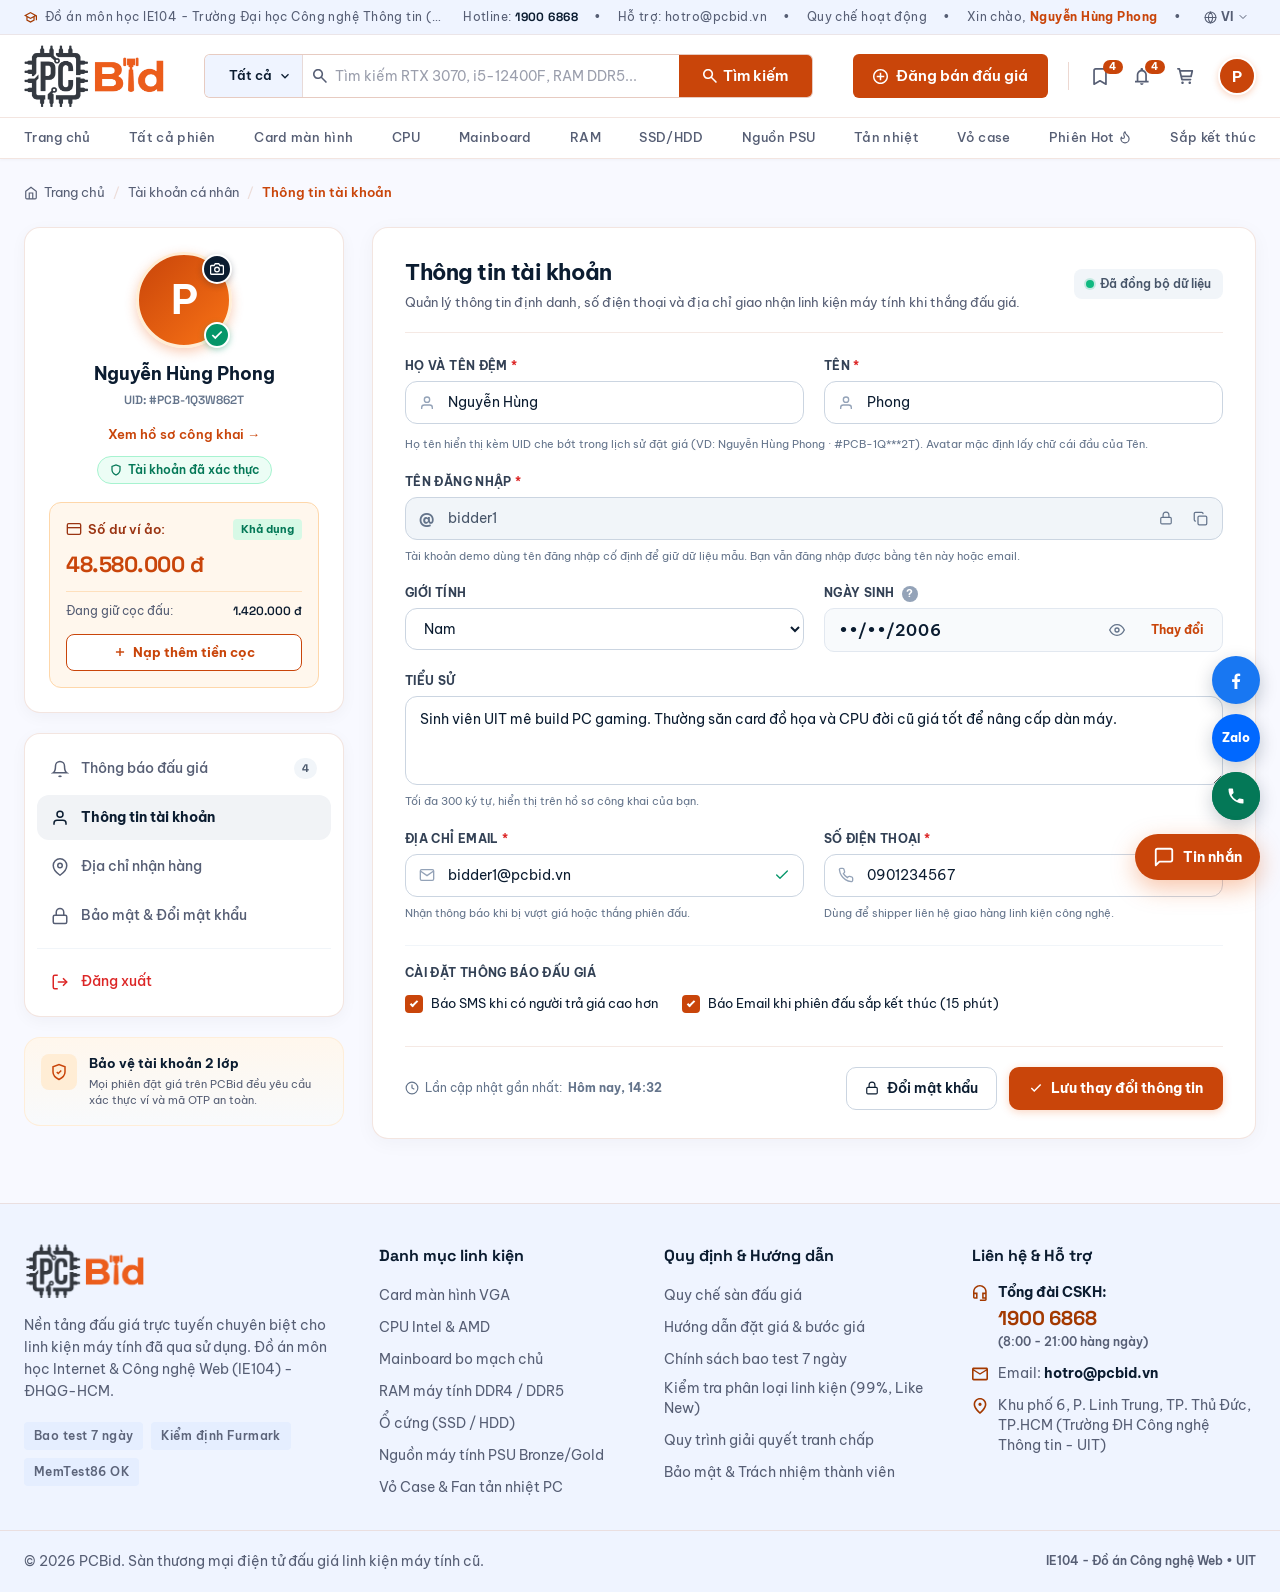
<file: profile.html>
<!DOCTYPE html>
<html lang="vi">

<head>
  <meta charset="UTF-8">
  <meta name="viewport" content="width=device-width, initial-scale=1.0">
  <!-- Biểu tượng trang (favicon) trên tab trình duyệt và màn hình chính điện thoại -->
  <link rel="icon" href="favicon.ico?v=2" sizes="any">
  <link rel="icon" type="image/png" sizes="32x32" href="images/icons/favicon-32.png?v=2">
  <link rel="icon" type="image/png" sizes="192x192" href="images/icons/icon-192.png?v=2">
  <link rel="apple-touch-icon" href="images/icons/apple-touch-icon.png?v=2">
  <link rel="manifest" href="site.webmanifest">
  <meta name="theme-color" content="#c9450a">
  <meta name="description"
    content="PCBid - Quản lý phiên đấu giá của tôi, theo dõi các sản phẩm đang đặt giá, linh kiện tự đăng bán và danh sách quan tâm trên sàn đấu giá linh kiện PC cũ.">
  <title>Quản Lý Đấu Giá & Hồ Sơ Cá Nhân | PCBid</title>

  <!-- Phông chữ từ Google Fonts: Be Vietnam Pro & Space Grotesk -->
  <link rel="preconnect" href="https://fonts.googleapis.com">
  <link rel="preconnect" href="https://fonts.gstatic.com" crossorigin>
  <link
    href="https://fonts.googleapis.com/css2?family=Be+Vietnam+Pro:wght@400;500;600;700;800&family=Space+Grotesk:wght@500;600;700;800&display=swap"
    rel="stylesheet">

  <!-- Định kiểu cốt lõi hệ thống -->
  <link rel="stylesheet" href="css/reset.css">
  <link rel="stylesheet" href="css/style.css">

  <!-- Định kiểu thành phần Header/Footer dùng chung -->
  <link rel="stylesheet" href="components/header/header.css">
  <link rel="stylesheet" href="components/footer/footer.css">

  <!-- Định kiểu riêng cho trang Hồ sơ & Quản lý đấu giá -->
  <link rel="stylesheet" href="css/profile.css">
</head>

<body id="profile-page">

  <!-- ==================== KHUNG NẠP ĐỘNG HEADER ==================== -->
  <div id="app-header"></div>

  <!-- ==================== NỘI DUNG CHÍNH (MAIN DASHBOARD) ==================== -->
  <main class="pcb-profile">
    <div class="container">

      <!-- 1. Thanh điều hướng Breadcrumb -->
      <nav class="pcb-profile__breadcrumb" aria-label="Đường dẫn trang">
        <a href="index.html" class="pcb-profile__breadcrumb-link">
          <svg width="14" height="14" viewBox="0 0 24 24" fill="none" stroke="currentColor" stroke-width="2">
            <path d="M3 9l9-7 9 7v11a2 2 0 0 1-2 2H5a2 2 0 0 1-2-2z" />
            <polyline points="9 22 9 12 15 12 15 22" />
          </svg>
          Trang chủ
        </a>
        <span class="pcb-profile__breadcrumb-separator">/</span>
        <a href="profile.html" class="pcb-profile__breadcrumb-link">Tài khoản cá nhân</a>
        <span class="pcb-profile__breadcrumb-separator">/</span>
        <span class="pcb-profile__breadcrumb-current" id="breadcrumb-current">Quản lý đấu giá</span>
      </nav>

      <!-- 2. Bố cục bảng điều khiển 2 cột (Dashboard 2-Column Grid) -->
      <div class="pcb-profile__layout">

        <!-- ==================== CỘT TRÁI: SIDEBAR THÔNG TIN & MENU ==================== -->
        <aside class="pcb-profile__sidebar" aria-label="Thanh bên tài khoản">

          <!-- Thẻ tóm tắt thông tin người dùng -->
          <div class="pcb-user-card">
            <div class="pcb-user-card__avatar-wrap">
              <div class="pcb-user-card__avatar">
                <!-- Avatar mặc định: chữ cái đầu của tên, JS cập nhật theo tài khoản đang đăng nhập -->
                <span class="pcb-user-card__avatar-initial" id="sidebar-user-avatar" aria-hidden="true">?</span>
              </div>
              <span class="pcb-user-card__verified-badge" id="sidebar-verified-badge" title="Tài khoản đã xác thực">
                <svg width="14" height="14" viewBox="0 0 24 24" fill="none" stroke="currentColor" stroke-width="3">
                  <polyline points="20 6 9 17 4 12" />
                </svg>
              </span>
              <!-- Nút đổi ảnh đại diện: chọn tệp rồi cắt ảnh -->
              <label class="pcb-user-card__avatar-edit" for="input-avatar-file" title="Đổi ảnh đại diện">
                <svg width="14" height="14" viewBox="0 0 24 24" fill="none" stroke="currentColor" stroke-width="2.2" aria-hidden="true">
                  <path d="M23 19a2 2 0 0 1-2 2H3a2 2 0 0 1-2-2V8a2 2 0 0 1 2-2h4l2-3h6l2 3h4a2 2 0 0 1 2 2z" />
                  <circle cx="12" cy="13" r="4" />
                </svg>
                <span class="pcb-visually-hidden">Đổi ảnh đại diện</span>
              </label>
              <input type="file" id="input-avatar-file" accept="image/png,image/jpeg,image/webp,image/gif" hidden>
            </div>
            <button type="button" class="pcb-user-card__avatar-remove" id="btn-remove-avatar" hidden>Đặt avatar thành mặc định</button>

            <h2 class="pcb-user-card__name" id="sidebar-user-name">Nguyễn Hùng Phong</h2>
            <p class="pcb-user-card__uid" id="sidebar-user-uid">UID: #PCB-00000000</p>
            <a class="pcb-user-card__public-link" id="sidebar-public-link" href="profile.html">Xem hồ sơ công khai →</a>

            <!-- Trạng thái xác thực: JS cập nhật theo email, số điện thoại và sổ địa chỉ của tài khoản -->
            <div class="pcb-user-card__tag" id="sidebar-verified-tag">
              <svg width="12" height="12" viewBox="0 0 24 24" fill="none" stroke="currentColor" stroke-width="2.5" aria-hidden="true">
                <path d="M12 22s8-4 8-10V5l-8-3-8 3v7c0 6 8 10 8 10z" />
              </svg>
              <span id="sidebar-verified-text">Tài khoản đã xác thực</span>
            </div>
            <p class="pcb-user-card__verify-hint" id="sidebar-verify-hint" hidden></p>

            <!-- Khung ví ảo mô phỏng (Virtual Wallet Box) -->
            <div class="pcb-wallet">
              <div class="pcb-wallet__header">
                <div class="pcb-wallet__title-wrap">
                  <svg width="16" height="16" viewBox="0 0 24 24" fill="none" stroke="currentColor" stroke-width="2">
                    <rect x="2" y="4" width="20" height="16" rx="2" />
                    <line x1="2" y1="10" x2="22" y2="10" />
                  </svg>
                  <span>Số dư ví ảo:</span>
                </div>
                <span class="pcb-wallet__badge">Khả dụng</span>
              </div>

              <div class="pcb-wallet__amount" id="wallet-balance-display">50.000.000 đ</div>

              <div class="pcb-wallet__divider"></div>

              <div class="pcb-wallet__hold-row">
                <span class="pcb-wallet__hold-lbl">Đang giữ cọc đấu:</span>
                <span class="pcb-wallet__hold-val" id="wallet-hold-display">3.500.000 đ</span>
              </div>

              <button type="button" class="pcb-wallet__deposit-btn" id="btn-open-deposit-modal">
                <svg width="14" height="14" viewBox="0 0 24 24" fill="none" stroke="currentColor" stroke-width="2.5">
                  <line x1="12" y1="5" x2="12" y2="19" />
                  <line x1="5" y1="12" x2="19" y2="12" />
                </svg>
                Nạp thêm tiền cọc
              </button>
            </div>
          </div>

          <!-- Chế độ Quản lý đấu giá: thay menu cài đặt bằng liên kết quay về cài đặt tài khoản -->
          <a class="pcb-trade-settings-link" href="profile.html#account">
            <svg width="16" height="16" viewBox="0 0 24 24" fill="none" stroke="currentColor" stroke-width="2" aria-hidden="true">
              <circle cx="12" cy="12" r="3" />
              <path d="M19.4 15a1.65 1.65 0 0 0 .33 1.82l.06.06a2 2 0 1 1-2.83 2.83l-.06-.06a1.65 1.65 0 0 0-1.82-.33 1.65 1.65 0 0 0-1 1.51V21a2 2 0 1 1-4 0v-.09A1.65 1.65 0 0 0 9 19.4a1.65 1.65 0 0 0-1.82.33l-.06.06a2 2 0 1 1-2.83-2.83l.06-.06A1.65 1.65 0 0 0 4.6 15a1.65 1.65 0 0 0-1.51-1H3a2 2 0 1 1 0-4h.09A1.65 1.65 0 0 0 4.6 9a1.65 1.65 0 0 0-.33-1.82l-.06-.06a2 2 0 1 1 2.83-2.83l.06.06A1.65 1.65 0 0 0 9 4.6a1.65 1.65 0 0 0 1-1.51V3a2 2 0 1 1 4 0v.09a1.65 1.65 0 0 0 1 1.51 1.65 1.65 0 0 0 1.82-.33l.06-.06a2 2 0 1 1 2.83 2.83l-.06.06A1.65 1.65 0 0 0 19.4 9a1.65 1.65 0 0 0 1.51 1H21a2 2 0 1 1 0 4h-.09a1.65 1.65 0 0 0-1.51 1z" />
            </svg>
            <span>Cài đặt tài khoản</span>
          </a>

          <!-- Menu cài đặt tài khoản (tách riêng khỏi phần Quản lý đấu giá) -->
          <nav class="pcb-profile-nav" aria-label="Menu cài đặt tài khoản">
            <ul class="pcb-profile-nav__list">
              <li class="pcb-profile-nav__item">
                <button type="button" class="pcb-profile-nav__btn" data-section="section-notifications">
                  <span class="pcb-profile-nav__btn-icon">
                    <svg width="18" height="18" viewBox="0 0 24 24" fill="none" stroke="currentColor" stroke-width="2">
                      <path d="M18 8A6 6 0 0 0 6 8c0 7-3 9-3 9h18s-3-2-3-9" />
                      <path d="M13.73 21a2 2 0 0 1-3.46 0" />
                    </svg>
                  </span>
                  <span class="pcb-profile-nav__btn-text">Thông báo đấu giá</span>
                  <span class="pcb-profile-nav__badge" id="nav-notifications-count">0</span>
                </button>
              </li>

              <li class="pcb-profile-nav__item">
                <button type="button" class="pcb-profile-nav__btn" data-section="section-account">
                  <span class="pcb-profile-nav__btn-icon">
                    <svg width="18" height="18" viewBox="0 0 24 24" fill="none" stroke="currentColor" stroke-width="2">
                      <path d="M20 21v-2a4 4 0 0 0-4-4H8a4 4 0 0 0-4 4v2" />
                      <circle cx="12" cy="7" r="4" />
                    </svg>
                  </span>
                  <span class="pcb-profile-nav__btn-text">Thông tin tài khoản</span>
                </button>
              </li>

              <li class="pcb-profile-nav__item">
                <button type="button" class="pcb-profile-nav__btn" data-section="section-addresses">
                  <span class="pcb-profile-nav__btn-icon">
                    <svg width="18" height="18" viewBox="0 0 24 24" fill="none" stroke="currentColor" stroke-width="2">
                      <path d="M21 10c0 7-9 13-9 13s-9-6-9-13a9 9 0 0 1 18 0z" />
                      <circle cx="12" cy="10" r="3" />
                    </svg>
                  </span>
                  <span class="pcb-profile-nav__btn-text">Địa chỉ nhận hàng</span>
                </button>
              </li>

              <li class="pcb-profile-nav__item">
                <button type="button" class="pcb-profile-nav__btn" data-section="section-security">
                  <span class="pcb-profile-nav__btn-icon">
                    <svg width="18" height="18" viewBox="0 0 24 24" fill="none" stroke="currentColor" stroke-width="2">
                      <rect x="3" y="11" width="18" height="11" rx="2" ry="2" />
                      <path d="M7 11V7a5 5 0 0 1 10 0v4" />
                    </svg>
                  </span>
                  <span class="pcb-profile-nav__btn-text">Bảo mật & Đổi mật khẩu</span>
                </button>
              </li>

              <li class="pcb-profile-nav__divider"></li>

              <li class="pcb-profile-nav__item">
                <button type="button" class="pcb-profile-nav__btn pcb-profile-nav__btn--logout" id="btn-logout">
                  <span class="pcb-profile-nav__btn-icon">
                    <svg width="18" height="18" viewBox="0 0 24 24" fill="none" stroke="currentColor" stroke-width="2">
                      <path d="M9 21H5a2 2 0 0 1-2-2V5a2 2 0 0 1 2-2h4" />
                      <polyline points="16 17 21 12 16 7" />
                      <line x1="21" y1="12" x2="9" y2="12" />
                    </svg>
                  </span>
                  <span class="pcb-profile-nav__btn-text">Đăng xuất</span>
                </button>
              </li>
            </ul>
          </nav>

          <!-- Thẻ ghi chú uy tín & an toàn sàn -->
          <div class="pcb-trust-note">
            <div class="pcb-trust-note__icon">
              <svg width="18" height="18" viewBox="0 0 24 24" fill="none" stroke="currentColor" stroke-width="2">
                <path d="M12 22s8-4 8-10V5l-8-3-8 3v7c0 6 8 10 8 10z" />
                <path d="M9 12l2 2 4-4" />
              </svg>
            </div>
            <div class="pcb-trust-note__content">
              <h3 class="pcb-trust-note__title">Bảo vệ tài khoản 2 lớp</h3>
              <p class="pcb-trust-note__desc">Mọi phiên đặt giá trên PCBid đều yêu cầu xác thực ví và mã OTP an toàn.</p>
            </div>
          </div>

        </aside>

        <!-- ==================== CỘT PHẢI: KHU VỰC NỘI DUNG CHÍNH ==================== -->
        <section class="pcb-profile__main-panel" aria-label="Nội dung quản lý">

          <!-- #################### SECTION 1: QUẢN LÝ ĐẤU GIÁ CỦA TÔI #################### -->
          <div class="pcb-section" id="section-auctions">

            <!-- Tiêu đề Section & Nút tạo nhanh -->
            <div class="pcb-section__header">
              <div class="pcb-section__title-group">
                <div class="pcb-section__indicator"></div>
                <div>
                  <h1 class="pcb-section__title" id="trade-title">Quản lý đấu giá · Mua hàng</h1>
                  <p class="pcb-section__subtitle" id="trade-subtitle">
                    Theo dõi các phiên bạn đang trả giá, thanh toán đơn đã thắng và danh sách linh kiện quan tâm.
                  </p>
                </div>
              </div>

              <a href="sell.html" class="pcb-btn-primary pcb-section__action-btn">
                <svg width="16" height="16" viewBox="0 0 24 24" fill="none" stroke="currentColor" stroke-width="2.5">
                  <line x1="12" y1="5" x2="12" y2="19" />
                  <line x1="5" y1="12" x2="19" y2="12" />
                </svg>
                <span>Đăng phiên bán mới</span>
              </a>
            </div>

            <!-- Công tắc luồng làm việc: Mua hàng / Bán hàng / Quản trị viên (Admin) -->
            <div class="pcb-trade-switch" role="group" aria-label="Chọn luồng giao dịch">
              <button type="button" class="pcb-trade-switch__btn pcb-trade-switch__btn--active" data-trade-mode="buy" aria-pressed="true">
                <span class="lucide pcb-icon pcb-icon--shopping-cart pcb-icon--s15" aria-hidden="true"></span> Mua hàng
                <span class="pcb-trade-switch__badge" id="trade-badge-buy" hidden>0</span>
              </button>
              <button type="button" class="pcb-trade-switch__btn" data-trade-mode="sell" aria-pressed="false">
                <span class="lucide pcb-icon pcb-icon--tag pcb-icon--s15" aria-hidden="true"></span> Bán hàng
                <span class="pcb-trade-switch__badge" id="trade-badge-sell" hidden>0</span>
              </button>
              <button type="button" class="pcb-trade-switch__btn" id="trade-btn-admin" data-trade-mode="admin" aria-pressed="false" hidden>
                <span class="lucide pcb-icon pcb-icon--shield-check pcb-icon--s15" aria-hidden="true" id="trade-btn-admin-icon"></span>
                <span id="trade-btn-admin-label">Kiểm duyệt</span>
                <span class="pcb-trade-switch__badge" id="trade-badge-admin" hidden>0</span>
              </button>
            </div>

            <!-- Thanh điều hướng Tab chính cho Đấu giá (Sub-tabs) -->
            <div class="pcb-tabs" role="tablist" aria-label="Danh mục phiên đấu giá">
              <button type="button" class="pcb-tab pcb-tab--active" id="tab-btn-participating" role="tab"
                aria-selected="true" aria-controls="tab-content-participating" data-tab="participating" data-group="buy">
                <svg width="16" height="16" viewBox="0 0 24 24" fill="none" stroke="currentColor" stroke-width="2">
                  <circle cx="12" cy="12" r="10" />
                  <polyline points="12 6 12 12 16 14" />
                </svg>
                <span>Phiên đang tham gia</span>
                <span class="pcb-tab__counter" id="count-participating">0</span>
              </button>

              <button type="button" class="pcb-tab" id="tab-btn-buy-orders" role="tab" aria-selected="false"
                aria-controls="tab-content-buy-orders" data-tab="buy-orders" data-group="buy">
                <svg width="16" height="16" viewBox="0 0 24 24" fill="none" stroke="currentColor" stroke-width="2">
                  <path d="M6 2 3 6v14a2 2 0 0 0 2 2h14a2 2 0 0 0 2-2V6l-3-4z" />
                  <line x1="3" y1="6" x2="21" y2="6" />
                  <path d="M16 10a4 4 0 0 1-8 0" />
                </svg>
                <span>Đơn mua</span>
                <span class="pcb-tab__counter" id="count-buy-orders">0</span>
              </button>

              <button type="button" class="pcb-tab" id="tab-btn-watchlist" role="tab" aria-selected="false"
                aria-controls="tab-content-watchlist" data-tab="watchlist" data-group="buy">
                <svg width="16" height="16" viewBox="0 0 24 24" fill="none" stroke="currentColor" stroke-width="2">
                  <path d="M19 21l-7-4-7 4V5a2 2 0 0 1 2-2h10a2 2 0 0 1 2 2z" />
                </svg>
                <span>Danh sách theo dõi</span>
                <span class="pcb-tab__counter" id="count-watchlist">0</span>
              </button>

              <button type="button" class="pcb-tab" id="tab-btn-selling" role="tab" aria-selected="false" hidden
                aria-controls="tab-content-selling" data-tab="selling" data-group="sell">
                <svg width="16" height="16" viewBox="0 0 24 24" fill="none" stroke="currentColor" stroke-width="2">
                  <rect x="2" y="7" width="20" height="14" rx="2" ry="2" />
                  <path d="M16 21V5a2 2 0 0 0-2-2h-4a2 2 0 0 0-2 2v16" />
                </svg>
                <span>Phiên đang bán</span>
                <span class="pcb-tab__counter" id="count-selling">0</span>
              </button>

              <button type="button" class="pcb-tab" id="tab-btn-sell-orders" role="tab" aria-selected="false"
                aria-controls="tab-content-sell-orders" data-tab="sell-orders" data-group="sell" hidden>
                <svg width="16" height="16" viewBox="0 0 24 24" fill="none" stroke="currentColor" stroke-width="2">
                  <path d="M6 2 3 6v14a2 2 0 0 0 2 2h14a2 2 0 0 0 2-2V6l-3-4z" />
                  <line x1="3" y1="6" x2="21" y2="6" />
                  <path d="M16 10a4 4 0 0 1-8 0" />
                </svg>
                <span>Đơn bán</span>
                <span class="pcb-tab__counter" id="count-sell-orders">0</span>
              </button>

              <button type="button" class="pcb-tab" id="tab-btn-admin-approvals" role="tab" aria-selected="false"
                aria-controls="tab-content-admin-approvals" data-tab="admin-approvals" data-group="admin" hidden>
                <span class="lucide pcb-icon pcb-icon--clipboard-check pcb-icon--s16" aria-hidden="true"></span>
                <span>Duyệt bài đăng</span>
                <span class="pcb-tab__counter" id="count-admin-approvals">0</span>
              </button>
              <!-- Nhận hàng: linh kiện người bán gửi tới chi nhánh kiểm định, chờ xác nhận đã nhận -->
              <button type="button" class="pcb-tab" id="tab-btn-admin-shipments" role="tab" aria-selected="false"
                aria-controls="tab-content-admin-shipments" data-tab="admin-shipments" data-group="admin" hidden>
                <span class="lucide pcb-icon pcb-icon--package pcb-icon--s16" aria-hidden="true"></span>
                <span>Nhận hàng</span>
                <span class="pcb-tab__counter" id="count-admin-shipments">0</span>
              </button>
              <!-- Quản lý phiên: chỉ Quản trị viên (ẩn / hiện lại / gỡ bài đăng) -->
              <button type="button" class="pcb-tab" id="tab-btn-admin-manage" role="tab" aria-selected="false"
                aria-controls="tab-content-admin-manage" data-tab="admin-manage" data-group="admin" data-admin-only hidden>
                <span class="lucide pcb-icon pcb-icon--layout-list pcb-icon--s16" aria-hidden="true"></span>
                <span>Quản lý phiên</span>
                <span class="pcb-tab__counter" id="count-admin-manage">0</span>
              </button>
              <!-- Tài khoản: chỉ Quản trị viên (cảnh báo / xóa / khôi phục tài khoản vi phạm) -->
              <button type="button" class="pcb-tab" id="tab-btn-admin-accounts" role="tab" aria-selected="false"
                aria-controls="tab-content-admin-accounts" data-tab="admin-accounts" data-group="admin" data-admin-only hidden>
                <span class="lucide pcb-icon pcb-icon--user-x pcb-icon--s16" aria-hidden="true"></span>
                <span>Tài khoản</span>
                <span class="pcb-tab__counter" id="count-admin-accounts">0</span>
              </button>
              <!-- Báo cáo vi phạm từ người dùng: Quản trị viên và Kiểm định viên cùng xử lý -->
              <button type="button" class="pcb-tab" id="tab-btn-admin-reports" role="tab" aria-selected="false"
                aria-controls="tab-content-admin-reports" data-tab="admin-reports" data-group="admin" hidden>
                <span class="lucide pcb-icon pcb-icon--flag pcb-icon--s16" aria-hidden="true"></span>
                <span>Báo cáo</span>
                <span class="pcb-tab__counter" id="count-admin-reports">0</span>
              </button>
            </div>

            <!-- Thanh công cụ tìm kiếm nhanh & Bộ lọc trạng thái con -->
            <div class="pcb-filter-bar">
              <div class="pcb-filter-bar__search">
                <svg width="14" height="14" viewBox="0 0 24 24" fill="none" stroke="currentColor" stroke-width="2">
                  <circle cx="11" cy="11" r="8" />
                  <line x1="21" y1="21" x2="16.65" y2="16.65" />
                </svg>
                <input type="text" id="auction-search-input" class="pcb-filter-bar__input"
                  placeholder="Lọc nhanh tên linh kiện (RTX, i5, B760...)" aria-label="Tìm kiếm trong danh sách">
              </div>

              <div class="pcb-filter-bar__chips" id="filter-chips-container">
                <!-- Sẽ render động các chip lọc tùy theo Tab đang chọn -->
              </div>
            </div>

            <!-- ================= TAB 1: PHIÊN ĐANG THAM GIA ================= -->
            <div class="pcb-tab-pane pcb-tab-pane--active" id="tab-content-participating" role="tabpanel"
              aria-labelledby="tab-btn-participating">
              <div class="pcb-auctions-grid" id="grid-participating">
                <!-- Render động các thẻ đấu giá kèm Badge Dẫn đầu (Xanh) hoặc Bị vượt giá (Đỏ) -->
              </div>
              <div class="pcb-empty-state" id="empty-participating" hidden>
                <div class="pcb-empty-state__icon">
                  <svg width="48" height="48" viewBox="0 0 24 24" fill="none" stroke="currentColor" stroke-width="1.5">
                    <circle cx="12" cy="12" r="10" />
                    <polyline points="12 6 12 12 16 14" />
                  </svg>
                </div>
                <h3 class="pcb-empty-state__title">Chưa tham gia phiên đấu giá nào</h3>
                <p class="pcb-empty-state__desc">Khám phá ngay các phiên đấu giá hot đang diễn ra trên sàn để săn linh kiện máy tính giá tốt nhất!</p>
                <a href="products.html" class="pcb-btn-primary">Xem tất cả phiên đấu giá</a>
              </div>
            </div>

            <!-- ================= TAB 2: LINH KIỆN ĐÃ ĐĂNG BÁN ================= -->
            <div class="pcb-tab-pane" id="tab-content-selling" role="tabpanel" aria-labelledby="tab-btn-selling">
              <div class="pcb-auctions-grid" id="grid-selling">
                <!-- Render động các linh kiện người bán đăng với Badge Đang diễn ra, Đã bán, Đã kết thúc -->
              </div>
              <div class="pcb-empty-state" id="empty-selling" hidden>
                <div class="pcb-empty-state__icon">
                  <svg width="48" height="48" viewBox="0 0 24 24" fill="none" stroke="currentColor" stroke-width="1.5">
                    <rect x="2" y="7" width="20" height="14" rx="2" ry="2" />
                    <path d="M16 21V5a2 2 0 0 0-2-2h-4a2 2 0 0 0-2 2v16" />
                  </svg>
                </div>
                <h3 class="pcb-empty-state__title">Bạn chưa đăng bán linh kiện nào</h3>
                <p class="pcb-empty-state__desc">Bạn có linh kiện máy tính cũ không dùng đến? Đăng lên PCBid để tiếp cận hàng ngàn người mua uy tín!</p>
                <a href="sell.html" class="pcb-btn-primary">Tạo phiên đấu giá ngay</a>
              </div>
            </div>

            <!-- ================= TAB 3: DANH SÁCH THEO DÕI ================= -->
            <div class="pcb-tab-pane" id="tab-content-watchlist" role="tabpanel" aria-labelledby="tab-btn-watchlist">
              <div class="pcb-auctions-grid" id="grid-watchlist">
                <!-- Render danh sách sản phẩm user đã bấm quan tâm -->
              </div>
              <div class="pcb-empty-state" id="empty-watchlist" hidden>
                <div class="pcb-empty-state__icon">
                  <svg width="48" height="48" viewBox="0 0 24 24" fill="none" stroke="currentColor" stroke-width="1.5">
                    <path d="M19 21l-7-4-7 4V5a2 2 0 0 1 2-2h10a2 2 0 0 1 2 2z" />
                  </svg>
                </div>
                <h3 class="pcb-empty-state__title">Danh sách theo dõi trống</h3>
                <p class="pcb-empty-state__desc">Bấm vào biểu tượng bookmark trên các thẻ linh kiện ngoài trang chủ để tiện theo dõi diễn biến giá.</p>
                <a href="products.html" class="pcb-btn-primary">Dạo sàn săn linh kiện</a>
              </div>
            </div>

            <!-- ================= ĐƠN MUA (luồng Mua hàng) ================= -->
            <div class="pcb-tab-pane" id="tab-content-buy-orders" role="tabpanel" aria-labelledby="tab-btn-buy-orders">
              <div class="pcb-orders-list" id="grid-buy-orders">
                <!-- Render động các đơn hàng bạn đã thắng đấu giá -->
              </div>
              <div class="pcb-empty-state" id="empty-buy-orders" hidden>
                <div class="pcb-empty-state__icon">
                  <svg width="48" height="48" viewBox="0 0 24 24" fill="none" stroke="currentColor" stroke-width="1.5">
                    <path d="M6 2 3 6v14a2 2 0 0 0 2 2h14a2 2 0 0 0 2-2V6l-3-4z" />
                    <line x1="3" y1="6" x2="21" y2="6" />
                    <path d="M16 10a4 4 0 0 1-8 0" />
                  </svg>
                </div>
                <h3 class="pcb-empty-state__title">Chưa có đơn mua nào</h3>
                <p class="pcb-empty-state__desc">Khi bạn thắng một phiên đấu giá, đơn mua sẽ hiện ở đây để thanh toán, theo dõi giao hàng và xác nhận đã nhận.</p>
                <a href="products.html" class="pcb-btn-primary">Dạo sàn đấu giá</a>
              </div>
            </div>

            <!-- ================= ĐƠN BÁN (luồng Bán hàng) ================= -->
            <div class="pcb-tab-pane" id="tab-content-sell-orders" role="tabpanel" aria-labelledby="tab-btn-sell-orders">
              <div class="pcb-orders-list" id="grid-sell-orders">
                <!-- Render động các đơn hàng linh kiện bạn đã bán -->
              </div>
              <div class="pcb-empty-state" id="empty-sell-orders" hidden>
                <div class="pcb-empty-state__icon">
                  <svg width="48" height="48" viewBox="0 0 24 24" fill="none" stroke="currentColor" stroke-width="1.5">
                    <path d="M6 2 3 6v14a2 2 0 0 0 2 2h14a2 2 0 0 0 2-2V6l-3-4z" />
                    <line x1="3" y1="6" x2="21" y2="6" />
                    <path d="M16 10a4 4 0 0 1-8 0" />
                  </svg>
                </div>
                <h3 class="pcb-empty-state__title">Chưa có đơn bán nào</h3>
                <p class="pcb-empty-state__desc">Khi linh kiện bạn đăng bán có người thắng, đơn bán sẽ hiện ở đây để theo dõi thanh toán và xác nhận giao hàng.</p>
                <a href="sell.html" class="pcb-btn-primary">Đăng phiên bán mới</a>
              </div>
            </div>

            <!-- ================= DUYỆT PHIÊN ĐẤU GIÁ (Dành riêng cho Quản trị viên) ================= -->
            <div class="pcb-tab-pane" id="tab-content-admin-approvals" role="tabpanel" aria-labelledby="tab-btn-admin-approvals">
              <div class="pcb-auctions-grid" id="grid-admin-approvals">
                <!-- Render động các bài đăng chờ Kiểm định viên / Quản trị viên duyệt -->
              </div>
              <div class="pcb-empty-state" id="empty-admin-approvals" hidden>
                <div class="pcb-empty-state__icon">
                  <svg width="48" height="48" viewBox="0 0 24 24" fill="none" stroke="#16a34a" stroke-width="1.5">
                    <path d="M12 22s8-4 8-10V5l-8-3-8 3v7c0 6 8 10 8 10z" />
                    <polyline points="9 12 11 14 15 10" />
                  </svg>
                </div>
                <h3 class="pcb-empty-state__title">Không có bài đăng nào đang chờ duyệt</h3>
                <p class="pcb-empty-state__desc">Bài đăng mới của người bán sẽ hiện ở đây để Kiểm định viên đối chiếu thông tin trước khi gửi PCBid Lab kiểm định.</p>
              </div>
            </div>

            <!-- ================= NHẬN HÀNG KIỂM ĐỊNH TẠI CHI NHÁNH ================= -->
            <div class="pcb-tab-pane" id="tab-content-admin-shipments" role="tabpanel" aria-labelledby="tab-btn-admin-shipments" hidden>
              <ul class="pcb-staff-list" id="grid-admin-shipments"></ul>
              <div class="pcb-empty-state" id="empty-admin-shipments" hidden>
                <div class="pcb-empty-state__icon">
                  <span class="lucide pcb-icon pcb-icon--package pcb-icon--s40" aria-hidden="true"></span>
                </div>
                <h3 class="pcb-empty-state__title">Không có linh kiện nào chờ nhận</h3>
                <p class="pcb-empty-state__desc">Bài đã duyệt mà người bán chưa gửi hoặc đang gửi linh kiện tới chi nhánh sẽ hiện ở đây.</p>
              </div>
            </div>

            <!-- ================= TÀI KHOẢN NGƯỜI DÙNG (Chỉ Quản trị viên) ================= -->
            <div class="pcb-tab-pane" id="tab-content-admin-accounts" role="tabpanel" aria-labelledby="tab-btn-admin-accounts" hidden>
              <ul class="pcb-staff-list" id="grid-admin-accounts"></ul>
              <div class="pcb-empty-state" id="empty-admin-accounts" hidden>
                <div class="pcb-empty-state__icon">
                  <span class="lucide pcb-icon pcb-icon--user pcb-icon--s40" aria-hidden="true"></span>
                </div>
                <h3 class="pcb-empty-state__title">Không có tài khoản phù hợp</h3>
                <p class="pcb-empty-state__desc">Thử đổi bộ lọc hoặc từ khóa tìm kiếm.</p>
              </div>
            </div>

            <!-- ================= QUẢN LÝ PHIÊN (Chỉ Quản trị viên) ================= -->
            <div class="pcb-tab-pane" id="tab-content-admin-manage" role="tabpanel" aria-labelledby="tab-btn-admin-manage" hidden>
              <ul class="pcb-staff-list" id="grid-admin-manage"></ul>
              <div class="pcb-empty-state" id="empty-admin-manage" hidden>
                <div class="pcb-empty-state__icon">
                  <span class="lucide pcb-icon pcb-icon--layout-list pcb-icon--s40" aria-hidden="true"></span>
                </div>
                <h3 class="pcb-empty-state__title">Không có phiên phù hợp</h3>
                <p class="pcb-empty-state__desc">Thử đổi bộ lọc hoặc từ khóa tìm kiếm.</p>
              </div>
            </div>

            <!-- ================= BÁO CÁO VI PHẠM (Quản trị viên & Kiểm định viên) ================= -->
            <div class="pcb-tab-pane" id="tab-content-admin-reports" role="tabpanel" aria-labelledby="tab-btn-admin-reports" hidden>
              <ul class="pcb-staff-list" id="grid-admin-reports"></ul>
              <div class="pcb-empty-state" id="empty-admin-reports" hidden>
                <div class="pcb-empty-state__icon">
                  <span class="lucide pcb-icon pcb-icon--flag pcb-icon--s40" aria-hidden="true"></span>
                </div>
                <h3 class="pcb-empty-state__title">Không có báo cáo nào</h3>
                <p class="pcb-empty-state__desc">Báo cáo bài đăng hoặc tài khoản do người dùng gửi sẽ hiện ở đây.</p>
              </div>
            </div>

          </div>

          <!-- #################### SECTION 2: THÔNG TIN TÀI KHOẢN (CHUẨN FIGMA) #################### -->
          <!-- ============ SECTION: THÔNG BÁO ĐẤU GIÁ (sinh động từ các phiên đang tham gia) ============ -->
          <div class="pcb-section" id="section-notifications" hidden>
            <div class="pcb-section__header">
              <div class="pcb-section__title-group">
                <div class="pcb-section__indicator"></div>
                <div>
                  <h2 class="pcb-section__title">Thông báo đấu giá</h2>
                  <p class="pcb-section__subtitle">
                    Cập nhật khi bạn bị vượt giá, phiên sắp kết thúc hoặc kết quả các phiên bạn tham gia.
                  </p>
                </div>
              </div>
              <!-- Đánh dấu toàn bộ thông báo là đã đọc -->
              <button type="button" class="pcb-notify-readall" id="btn-notify-read-all">Đánh dấu tất cả đã đọc</button>
            </div>

            <ul class="pcb-notify-list" id="notification-list">
              <!-- JS render danh sách thông báo -->
            </ul>

            <div class="pcb-empty-state" id="empty-notifications" hidden>
              <h3 class="pcb-empty-state__title">Chưa có thông báo nào</h3>
              <p class="pcb-empty-state__desc">Hãy tham gia đặt giá một phiên đấu giá để nhận thông báo khi có người vượt giá hoặc phiên sắp kết thúc.</p>
              <a href="products.html" class="pcb-btn-primary">Xem các phiên đấu giá</a>
            </div>
          </div>

          <div class="pcb-section" id="section-account" hidden>
            <div class="pcb-section__header">
              <div class="pcb-section__title-group">
                <div class="pcb-section__indicator"></div>
                <div>
                  <h2 class="pcb-section__title">Thông tin tài khoản</h2>
                  <p class="pcb-section__subtitle">
                    Quản lý thông tin định danh, số điện thoại và địa chỉ giao nhận linh kiện máy tính khi thắng đấu giá.
                  </p>
                </div>
              </div>

              <div class="pcb-sync-badge">
                <span class="pcb-sync-badge__dot"></span>
                <span>Đã đồng bộ dữ liệu</span>
              </div>
            </div>

            <!-- Biểu mẫu cập nhật thông tin cá nhân -->
            <form id="form-account-info" class="pcb-form" novalidate>
              <div class="pcb-form__grid">
                <!-- Họ và tên đệm / Tên tách riêng giống trang Đăng ký -->
                <div class="pcb-form__group">
                  <label for="input-lastname" class="pcb-form__label">
                    HỌ VÀ TÊN ĐỆM <span class="pcb-form__required">*</span>
                  </label>
                  <div class="pcb-input-icon-wrap">
                    <svg class="pcb-input-icon" width="16" height="16" viewBox="0 0 24 24" fill="none"
                      stroke="currentColor" stroke-width="2">
                      <path d="M20 21v-2a4 4 0 0 0-4-4H8a4 4 0 0 0-4 4v2" />
                      <circle cx="12" cy="7" r="4" />
                    </svg>
                    <input type="text" id="input-lastname" name="lastName" class="pcb-input" maxlength="40"
                      required placeholder="VD: Nguyễn Hùng" autocomplete="family-name">
                  </div>
                  <span class="pcb-form__error" id="err-input-lastname" role="alert"></span>
                </div>

                <div class="pcb-form__group">
                  <label for="input-givenname" class="pcb-form__label">
                    TÊN <span class="pcb-form__required">*</span>
                  </label>
                  <div class="pcb-input-icon-wrap">
                    <svg class="pcb-input-icon" width="16" height="16" viewBox="0 0 24 24" fill="none"
                      stroke="currentColor" stroke-width="2">
                      <path d="M20 21v-2a4 4 0 0 0-4-4H8a4 4 0 0 0-4 4v2" />
                      <circle cx="12" cy="7" r="4" />
                    </svg>
                    <input type="text" id="input-givenname" name="givenName" class="pcb-input" maxlength="20"
                      required placeholder="VD: Phong" autocomplete="given-name">
                  </div>
                  <span class="pcb-form__error" id="err-input-givenname" role="alert"></span>
                </div>

                <p class="pcb-form__hint pcb-form__group--full pcb-form__name-hint">Họ tên hiển thị kèm UID che bớt trong lịch sử đặt giá (VD: Nguyễn Hùng Phong · #PCB-1Q***2T). Avatar mặc định lấy chữ cái đầu của Tên.</p>

                <!-- Tên đăng nhập: dùng để đăng nhập thay cho email và làm đường dẫn hồ sơ công khai -->
                <div class="pcb-form__group pcb-form__group--full">
                  <label for="input-username" class="pcb-form__label">
                    TÊN ĐĂNG NHẬP <span class="pcb-form__required">*</span>
                  </label>
                  <div class="pcb-input-icon-wrap pcb-username-wrap">
                    <span class="pcb-input-icon pcb-username-wrap__at" aria-hidden="true">@</span>
                    <input type="text" id="input-username" name="username" class="pcb-input" maxlength="20"
                      required autocomplete="username" spellcheck="false" autocapitalize="none"
                      placeholder="VD: phong.pcbuilder" aria-describedby="hint-input-username">
                    <span class="pcb-username-wrap__lock" id="username-lock" title="Tài khoản demo không đổi được tên đăng nhập" hidden>
                      <span class="lucide pcb-icon pcb-icon--lock pcb-icon--s14" aria-hidden="true"></span>
                    </span>
                    <!-- Nút sao chép nhanh tên đăng nhập -->
                    <button type="button" class="pcb-username-wrap__copy" id="btn-copy-username" aria-label="Sao chép tên đăng nhập" title="Sao chép tên đăng nhập">
                      <span class="lucide pcb-icon pcb-icon--copy pcb-icon--s15" aria-hidden="true"></span>
                    </button>
                  </div>
                  <span class="pcb-form__hint" id="hint-input-username">Dùng để đăng nhập thay cho email và hiển thị trong đường dẫn hồ sơ công khai. 3 - 20 ký tự: chữ thường không dấu, số, dấu chấm hoặc gạch dưới.</span>
                  <span class="pcb-form__error" id="err-input-username" aria-live="polite"></span>
                </div>

                <!-- Trường Giới tính -->
                <div class="pcb-form__group">
                  <label for="input-gender" class="pcb-form__label">GIỚI TÍNH</label>
                  <select id="input-gender" name="gender" class="pcb-input pcb-select">
                    <option value="">-- Chưa cập nhật --</option>
                    <option value="male">Nam</option>
                    <option value="female">Nữ</option>
                  </select>
                </div>

                <!-- Trường Ngày sinh: chỉ hiện năm, bấm biểu tượng con mắt để xem đầy đủ; chỉ đổi được 1 lần -->
                <div class="pcb-form__group">
                  <span class="pcb-form__label" id="label-birthdate">
                    NGÀY SINH
                    <span class="pcb-tooltip" tabindex="0" role="note" id="birthdate-tooltip"
                      data-tooltip="Ngày sinh chỉ được thay đổi 1 lần, sau đó không thể thay đổi được nữa">?</span>
                  </span>
                  <div class="pcb-birthdate" aria-labelledby="label-birthdate">
                    <span class="pcb-birthdate__value" id="birthdate-display">••/••/2006</span>
                    <button type="button" class="pcb-birthdate__eye" id="btn-toggle-birthdate" aria-pressed="false" aria-label="Hiện đầy đủ ngày sinh" title="Hiện đầy đủ ngày sinh">
                      <svg width="16" height="16" viewBox="0 0 24 24" fill="none" stroke="currentColor" stroke-width="2" aria-hidden="true">
                        <path d="M1 12s4-8 11-8 11 8 11 8-4 8-11 8-11-8-11-8z" />
                        <circle cx="12" cy="12" r="3" />
                      </svg>
                    </button>
                    <button type="button" class="pcb-birthdate__change" id="btn-change-birthdate">Thay đổi</button>
                    <!-- Đã đổi ngày sinh 1 lần: hiện icon khóa thay cho nút Thay đổi -->
                    <span class="pcb-birthdate__lock" id="birthdate-lock" title="Ngày sinh đã được thay đổi 1 lần, không thể thay đổi nữa" hidden>
                      <span class="lucide pcb-icon pcb-icon--lock pcb-icon--s14" aria-hidden="true"></span>
                      <span>Đã khóa</span>
                    </span>
                  </div>
                  <input type="date" id="input-birthdate" class="pcb-input" hidden aria-label="Ngày sinh mới">
                  <span class="pcb-form__hint" id="birthdate-hint" hidden>Lưu ý: sau khi lưu, ngày sinh sẽ không thể thay đổi thêm lần nào nữa.</span>
                </div>

                <!-- Trường Tiểu sử (hiển thị trên hồ sơ công khai) -->
                <div class="pcb-form__group pcb-form__group--full">
                  <label for="input-bio" class="pcb-form__label">TIỂU SỬ</label>
                  <textarea id="input-bio" name="bio" class="pcb-textarea pcb-textarea--plain" rows="3" maxlength="300"
                    placeholder="Giới thiệu ngắn về bạn, linh kiện bạn quan tâm hoặc thường đăng bán..."></textarea>
                  <span class="pcb-form__hint">Tối đa 300 ký tự, hiển thị trên hồ sơ công khai của bạn.</span>
                </div>

                <!-- Trường Email -->
                <div class="pcb-form__group">
                  <label for="input-email" class="pcb-form__label">
                    ĐỊA CHỈ EMAIL <span class="pcb-form__required">*</span>
                  </label>
                  <div class="pcb-input-icon-wrap">
                    <svg class="pcb-input-icon" width="16" height="16" viewBox="0 0 24 24" fill="none"
                      stroke="currentColor" stroke-width="2">
                      <path d="M4 4h16c1.1 0 2 .9 2 2v12c0 1.1-.9 2-2 2H4c-1.1 0-2-.9-2-2V6c0-1.1.9-2 2-2z" />
                      <polyline points="22,6 12,13 2,6" />
                    </svg>
                    <input type="email" id="input-email" name="email" class="pcb-input" value="nguyenvana@example.com"
                      required placeholder="email@domain.com">
                    <span class="pcb-verified-check" id="check-input-email" title="Email hợp lệ"><span class="lucide pcb-icon pcb-icon--check pcb-icon--s16" aria-hidden="true"></span></span>
                  </div>
                  <span class="pcb-form__hint">Nhận thông báo khi bị vượt giá hoặc thắng phiên đấu.</span>
                  <!-- Lỗi kiểm tra trực tiếp khi gõ và khi rời khỏi ô (định dạng / đã được tài khoản khác sử dụng) -->
                  <span class="pcb-form__error" id="err-input-email" aria-live="polite"></span>
                </div>

                <!-- Trường Số điện thoại -->
                <div class="pcb-form__group">
                  <label for="input-phone" class="pcb-form__label">
                    SỐ ĐIỆN THOẠI <span class="pcb-form__required">*</span>
                  </label>
                  <div class="pcb-input-icon-wrap">
                    <svg class="pcb-input-icon" width="16" height="16" viewBox="0 0 24 24" fill="none"
                      stroke="currentColor" stroke-width="2">
                      <path
                        d="M22 16.92v3a2 2 0 0 1-2.18 2 19.79 19.79 0 0 1-8.63-3.07 19.5 19.5 0 0 1-6-6 19.79 19.79 0 0 1-3.07-8.67A2 2 0 0 1 4.11 2h3a2 2 0 0 1 2 1.72 12.84 12.84 0 0 0 .7 2.81 2 2 0 0 1-.45 2.11L8.09 9.91a16 16 0 0 0 6 6l1.27-1.27a2 2 0 0 1 2.11-.45 12.84 12.84 0 0 0 2.81.7A2 2 0 0 1 22 16.92z" />
                    </svg>
                    <input type="tel" id="input-phone" name="phone" class="pcb-input" value="0912345678" required
                      placeholder="09xxxxxxxx">
                    <span class="pcb-verified-check" id="check-input-phone" title="Số điện thoại hợp lệ"><span class="lucide pcb-icon pcb-icon--check pcb-icon--s16" aria-hidden="true"></span></span>
                  </div>
                  <span class="pcb-form__hint">Dùng để shipper liên hệ giao hàng linh kiện công nghệ.</span>
                  <span class="pcb-form__error" id="err-input-phone" aria-live="polite"></span>
                </div>

              </div>

              <!-- Cài đặt thông báo đấu giá -->
              <div class="pcb-form__notification-settings">
                <span class="pcb-form__section-caption">CÀI ĐẶT THÔNG BÁO ĐẤU GIÁ</span>
                <div class="pcb-form__checkbox-row">
                  <label class="pcb-checkbox-label">
                    <input type="checkbox" id="pref-sms" name="pref_sms" checked class="pcb-checkbox">
                    <span class="pcb-checkbox-custom"></span>
                    <span class="pcb-checkbox-text">Báo SMS khi có người trả giá cao hơn</span>
                  </label>
                  <label class="pcb-checkbox-label">
                    <input type="checkbox" id="pref-email" name="pref_email" checked class="pcb-checkbox">
                    <span class="pcb-checkbox-custom"></span>
                    <span class="pcb-checkbox-text">Báo Email khi phiên đấu sắp kết thúc (15 phút)</span>
                  </label>
                </div>
              </div>

              <!-- Thanh nút thao tác cuối form -->
              <div class="pcb-form__actions">
                <div class="pcb-form__last-update">
                  <svg width="14" height="14" viewBox="0 0 24 24" fill="none" stroke="currentColor" stroke-width="2">
                    <circle cx="12" cy="12" r="10" />
                    <polyline points="12 6 12 12 16 14" />
                  </svg>
                  <span>Lần cập nhật gần nhất:</span>
                  <strong id="last-update-time">Hôm nay, 14:32</strong>
                </div>

                <div class="pcb-form__btn-group">
                  <button type="button" class="pcb-btn-secondary" id="btn-switch-to-security">
                    <svg width="14" height="14" viewBox="0 0 24 24" fill="none" stroke="currentColor" stroke-width="2">
                      <rect x="3" y="11" width="18" height="11" rx="2" ry="2" />
                      <path d="M7 11V7a5 5 0 0 1 10 0v4" />
                    </svg>
                    Đổi mật khẩu
                  </button>

                  <button type="submit" class="pcb-btn-primary" id="btn-save-account">
                    <svg width="14" height="14" viewBox="0 0 24 24" fill="none" stroke="currentColor" stroke-width="2.5">
                      <polyline points="20 6 9 17 4 12" />
                    </svg>
                    Lưu thay đổi thông tin
                  </button>
                </div>
              </div>
            </form>

            <!-- Thanh lưu nổi: hiện khi có thay đổi chưa lưu mà nút "Lưu thay đổi thông tin" đang nằm ngoài màn hình -->
          </div>

          <!-- #################### SECTION: ĐỊA CHỈ NHẬN HÀNG #################### -->
          <div class="pcb-section" id="section-addresses" hidden>
            <div class="pcb-section__header">
              <div class="pcb-section__title-group">
                <div class="pcb-section__indicator"></div>
                <div>
                  <h2 class="pcb-section__title">Địa chỉ nhận hàng</h2>
                  <p class="pcb-section__subtitle">
                    Lưu nhiều địa chỉ với tên và số điện thoại người nhận khác nhau để chọn nhanh khi thanh toán đơn mua.
                  </p>
                </div>
              </div>
              <button type="button" class="pcb-btn-primary pcb-section__action-btn" id="btn-add-address">
                <svg width="16" height="16" viewBox="0 0 24 24" fill="none" stroke="currentColor" stroke-width="2.5" aria-hidden="true">
                  <line x1="12" y1="5" x2="12" y2="19" />
                  <line x1="5" y1="12" x2="19" y2="12" />
                </svg>
                <span>Thêm địa chỉ mới</span>
              </button>
            </div>
            <!-- Danh sách địa chỉ, địa chỉ mặc định đứng đầu (render động) -->
            <ul class="pcb-address-list" id="address-list" aria-label="Danh sách địa chỉ nhận hàng"></ul>
          </div>

          <!-- #################### SECTION 3: BẢO MẬT & ĐỔI MẬT KHẨU #################### -->
          <div class="pcb-section" id="section-security" hidden>
            <div class="pcb-section__header">
              <div class="pcb-section__title-group">
                <div class="pcb-section__indicator"></div>
                <div>
                  <h2 class="pcb-section__title">Bảo mật & Đổi mật khẩu</h2>
                  <p class="pcb-section__subtitle">
                    Thiết lập mật khẩu mạnh và quản lý các thiết bị đăng nhập vào sàn PCBid.
                  </p>
                </div>
              </div>
            </div>

            <form id="form-change-password" class="pcb-form">
              <div class="pcb-form__grid pcb-form__grid--narrow">
                <div class="pcb-form__group pcb-form__group--full">
                  <label for="input-current-pass" class="pcb-form__label">MẬT KHẨU HIỆN TẠI <span class="pcb-form__required">*</span></label>
                  <input type="password" id="input-current-pass" class="pcb-input" autocomplete="current-password" required placeholder="Nhập mật khẩu hiện tại">
                </div>

                <div class="pcb-form__group pcb-form__group--full">
                  <label for="input-new-pass" class="pcb-form__label">MẬT KHẨU MỚI <span class="pcb-form__required">*</span></label>
                  <input type="password" id="input-new-pass" class="pcb-input" autocomplete="new-password" required placeholder="Tối thiểu 8 ký tự, gồm chữ và số">
                </div>

                <div class="pcb-form__group pcb-form__group--full">
                  <label for="input-confirm-pass" class="pcb-form__label">XÁC NHẬN MẬT KHẨU MỚI <span class="pcb-form__required">*</span></label>
                  <input type="password" id="input-confirm-pass" class="pcb-input" autocomplete="new-password" required placeholder="Nhập lại mật khẩu mới">
                </div>
              </div>

              <div class="pcb-form__actions pcb-form__actions--spaced">
                <div></div>
                <button type="submit" class="pcb-btn-primary" id="btn-save-password">
                  <svg width="14" height="14" viewBox="0 0 24 24" fill="none" stroke="currentColor" stroke-width="2.5">
                    <polyline points="20 6 9 17 4 12" />
                  </svg>
                  Cập nhật mật khẩu mới
                </button>
              </div>
            </form>

            <!-- Quyền riêng tư của hồ sơ công khai -->
            <form id="form-privacy" class="pcb-form pcb-privacy" autocomplete="off">
              <h3 class="pcb-privacy__title">Quyền riêng tư hồ sơ công khai</h3>
              <p class="pcb-privacy__desc">Chọn thông tin người khác được xem khi mở hồ sơ của bạn. Mặc định thông tin liên hệ ở chế độ riêng tư, các mục còn lại công khai.</p>
              <ul class="pcb-privacy__list">
                <li class="pcb-privacy__item">
                  <span class="pcb-privacy__label">Tiểu sử</span>
                  <label class="pcb-switch"><input type="checkbox" name="bio" class="pcb-switch__input" checked><span class="pcb-switch__track" aria-hidden="true"></span><span class="pcb-switch__text">Công khai</span></label>
                </li>
                <li class="pcb-privacy__item">
                  <span class="pcb-privacy__label">Thông tin liên hệ (email, số điện thoại)</span>
                  <label class="pcb-switch"><input type="checkbox" name="contact" class="pcb-switch__input"><span class="pcb-switch__track" aria-hidden="true"></span><span class="pcb-switch__text">Riêng tư</span></label>
                </li>
                <li class="pcb-privacy__item">
                  <span class="pcb-privacy__label">Linh kiện đã đăng bán</span>
                  <label class="pcb-switch"><input type="checkbox" name="selling" class="pcb-switch__input" checked><span class="pcb-switch__track" aria-hidden="true"></span><span class="pcb-switch__text">Công khai</span></label>
                </li>
                <li class="pcb-privacy__item">
                  <span class="pcb-privacy__label">Phiên đấu giá đang tham gia</span>
                  <label class="pcb-switch"><input type="checkbox" name="participating" class="pcb-switch__input" checked><span class="pcb-switch__track" aria-hidden="true"></span><span class="pcb-switch__text">Công khai</span></label>
                </li>
                <li class="pcb-privacy__item">
                  <span class="pcb-privacy__label">Danh sách theo dõi</span>
                  <label class="pcb-switch"><input type="checkbox" name="watchlist" class="pcb-switch__input" checked><span class="pcb-switch__track" aria-hidden="true"></span><span class="pcb-switch__text">Công khai</span></label>
                </li>
              </ul>
              <div class="pcb-form__actions">
                <div></div>
                <button type="submit" class="pcb-btn-primary" id="btn-save-privacy">Lưu cài đặt quyền riêng tư</button>
              </div>
            </form>
          </div>

          <!-- Thanh lưu nổi dùng chung cho các form cài đặt (Thông tin tài khoản, Đổi mật khẩu, Quyền riêng tư) -->
          <div class="pcb-savebar" id="account-savebar" role="region" aria-label="Thay đổi chưa lưu" hidden>
            <span class="pcb-savebar__text">
              <span class="pcb-savebar__dot" aria-hidden="true"></span>
              <span class="pcb-savebar__label">Có thay đổi chưa lưu</span>
            </span>
            <span class="pcb-savebar__actions">
              <button type="button" class="pcb-savebar__undo" id="account-savebar-undo">Hoàn tác</button>
              <button type="button" class="pcb-savebar__save" id="account-savebar-save">
                <span class="lucide pcb-icon pcb-icon--check pcb-icon--s14" aria-hidden="true"></span> Lưu thay đổi
              </button>
            </span>
          </div>

          <!-- #################### SECTION: HỒ SƠ CÔNG KHAI CỦA NGƯỜI DÙNG (profile.html?user=...) #################### -->
          <div class="pcb-section pcb-public" id="section-public" hidden>
            <div class="pcb-public__head">
              <div class="pcb-public__avatar" id="public-avatar" aria-hidden="true">?</div>
              <div class="pcb-public__meta">
                <h1 class="pcb-public__name" id="public-name">Người dùng</h1>
                <p class="pcb-public__uid" id="public-uid"></p>
                <span class="pcb-public__role" id="public-role"></span>
              </div>
              <!-- Nhắn tin trực tiếp với tài khoản này (mở hộp chat nổi) -->
              <div class="pcb-public__actions">
                <button type="button" class="pcb-public__chat-btn" id="public-chat-btn" hidden>
                  <span class="lucide pcb-icon pcb-icon--message-square pcb-icon--s16" aria-hidden="true"></span>
                  Nhắn tin
                </button>
                <!-- Báo cáo tài khoản vi phạm: gửi tới Quản trị viên và Kiểm định viên -->
                <button type="button" class="pcb-public__report-btn" id="public-report-btn" hidden>
                  <span class="lucide pcb-icon pcb-icon--flag pcb-icon--s14" aria-hidden="true"></span>
                  Báo cáo
                </button>
              </div>
            </div>
            <div class="pcb-public__self-note" id="public-self-note" hidden>
              <span>Đây là cách người khác nhìn thấy hồ sơ của bạn.</span>
              <a class="pcb-public__back-btn" href="profile.html">← Quay lại trang quản lý</a>
            </div>

            <div class="pcb-public__intro">
              <section class="pcb-public__block pcb-public__block--bio" aria-labelledby="public-bio-title">
                <h2 class="pcb-public__block-title" id="public-bio-title">Tiểu sử</h2>
                <div id="public-bio"></div>
              </section>
              <section class="pcb-public__block pcb-public__block--contact" aria-labelledby="public-contact-title">
                <h2 class="pcb-public__block-title" id="public-contact-title">Liên hệ</h2>
                <div id="public-contact"></div>
              </section>
            </div>
            <section class="pcb-public__block" aria-labelledby="public-selling-title">
              <h2 class="pcb-public__block-title" id="public-selling-title">Linh kiện đã đăng bán</h2>
              <div id="public-selling"></div>
            </section>
            <section class="pcb-public__block" aria-labelledby="public-participating-title">
              <h2 class="pcb-public__block-title" id="public-participating-title">Phiên đấu giá đang tham gia</h2>
              <div id="public-participating"></div>
            </section>
            <section class="pcb-public__block" aria-labelledby="public-watchlist-title">
              <h2 class="pcb-public__block-title" id="public-watchlist-title">Danh sách theo dõi</h2>
              <div id="public-watchlist"></div>
            </section>
          </div>

        </section>
      </div>
    </div>
  </main>

  <!-- ==================== KHUNG NẠP ĐỘNG FOOTER ==================== -->
  <div id="app-footer"></div>

  <!-- ==================== MODAL 1: NẠP TIỀN CỌC VÍ ẢO MÔ PHỎNG ==================== -->
  <div class="pcb-modal" id="modal-deposit" aria-hidden="true" role="dialog" aria-modal="true">
    <div class="pcb-modal__overlay" data-action="close-modal"></div>
    <div class="pcb-modal__card">
      <div class="pcb-modal__header">
        <div class="pcb-modal__title-group">
          <svg width="20" height="20" viewBox="0 0 24 24" fill="none" stroke="#c9450a" stroke-width="2">
            <rect x="2" y="4" width="20" height="16" rx="2" />
            <line x1="2" y1="10" x2="22" y2="10" />
          </svg>
          <h3 class="pcb-modal__title">Nạp tiền cọc ví ảo mô phỏng</h3>
        </div>
        <button type="button" class="pcb-modal__close" data-action="close-modal" aria-label="Đóng cửa sổ">
          <svg width="18" height="18" viewBox="0 0 24 24" fill="none" stroke="currentColor" stroke-width="2">
            <line x1="18" y1="6" x2="6" y2="18" />
            <line x1="6" y1="6" x2="18" y2="18" />
          </svg>
        </button>
      </div>

      <div class="pcb-modal__body">
        <p class="pcb-modal__desc">
          Đây là ví ảo phục vụ chạy demo bài tập lớn môn <strong>IE104</strong>. Tiền nạp sẽ được cộng trực tiếp vào <code>localStorage</code> để bạn thoải mái kiểm thử tính năng đặt giá và giữ cọc đấu giá.
        </p>

        <label class="pcb-form__label" for="deposit-amount-input">CHỌN SỐ TIỀN CẦN NẠP:</label>
        <div class="pcb-preset-grid">
          <button type="button" class="pcb-preset-btn" data-amount="5000000">+5.000.000 đ</button>
          <button type="button" class="pcb-preset-btn pcb-preset-btn--selected" data-amount="10000000">+10.000.000 đ</button>
          <button type="button" class="pcb-preset-btn" data-amount="20000000">+20.000.000 đ</button>
          <button type="button" class="pcb-preset-btn" data-amount="50000000">+50.000.000 đ</button>
        </div>

        <div class="pcb-input-icon-wrap pcb-input-icon-wrap--deposit">
          <input type="number" id="deposit-amount-input" class="pcb-input" value="10000000" min="500000" step="500000"
            placeholder="Hoặc tự nhập số tiền...">
          <span class="pcb-input-icon-wrap__unit" aria-hidden="true">VND</span>
        </div>
      </div>

      <div class="pcb-modal__footer">
        <button type="button" class="pcb-btn-secondary" data-action="close-modal">Hủy bỏ</button>
        <button type="button" class="pcb-btn-primary" id="btn-confirm-deposit">
          <svg width="14" height="14" viewBox="0 0 24 24" fill="none" stroke="currentColor" stroke-width="2.5">
            <polyline points="20 6 9 17 4 12" />
          </svg>
          Xác nhận nạp tiền
        </button>
      </div>
    </div>
  </div>

  <!-- ==================== MODAL 2: TRẢ GIÁ NHANH (QUICK BID MODAL) ==================== -->
  <div class="pcb-modal" id="modal-quick-bid" aria-hidden="true" role="dialog" aria-modal="true">
    <div class="pcb-modal__overlay" data-action="close-modal"></div>
    <div class="pcb-modal__card">
      <div class="pcb-modal__header">
        <div class="pcb-modal__title-group">
          <svg width="20" height="20" viewBox="0 0 24 24" fill="none" stroke="#c9450a" stroke-width="2">
            <path d="M14 2l6 6m-2 2l-6-6M3 21l6-6m2 2l-6 6" />
            <path d="M10 6l8 8-4 4-8-8 4-4z" />
          </svg>
          <h3 class="pcb-modal__title">Trả giá tiếp để giành lại thế dẫn đầu</h3>
        </div>
        <button type="button" class="pcb-modal__close" data-action="close-modal" aria-label="Đóng cửa sổ">
          <svg width="18" height="18" viewBox="0 0 24 24" fill="none" stroke="currentColor" stroke-width="2">
            <line x1="18" y1="6" x2="6" y2="18" />
            <line x1="6" y1="6" x2="18" y2="18" />
          </svg>
        </button>
      </div>

      <div class="pcb-modal__body">
        <div class="pcb-quick-bid-item" id="quick-bid-product-info">
          <!-- Render tóm tắt linh kiện đang bị vượt giá -->
        </div>

        <div class="pcb-quick-bid__price-summary">
          <div class="pcb-quick-bid__row">
            <span>Giá cao nhất hiện tại:</span>
            <strong id="qb-current-price" class="pcb-quick-bid__current-val">0 đ</strong>
          </div>
          <div class="pcb-quick-bid__row">
            <span>Bước giá tối thiểu (+1 bước):</span>
            <span id="qb-step-val" class="pcb-quick-bid__step-val">+50.000 đ</span>
          </div>
          <div class="pcb-quick-bid__divider"></div>
          <div class="pcb-quick-bid__row pcb-quick-bid__row--highlight">
            <span>Mức giá bạn sẽ đặt mới:</span>
            <strong id="qb-new-price" class="pcb-quick-bid__new-val">0 đ</strong>
          </div>
        </div>

        <div class="pcb-quick-bid__multipliers">
          <button type="button" class="pcb-mult-btn pcb-mult-btn--active" data-mult="1">+1 Bước giá</button>
          <button type="button" class="pcb-mult-btn" data-mult="2">+2 Bước giá</button>
          <button type="button" class="pcb-mult-btn" data-mult="5">+5 Bước giá</button>
        </div>
      </div>

      <div class="pcb-modal__footer">
        <a href="product-detail.html" class="pcb-btn-secondary" id="qb-goto-detail">
          Trang chi tiết đầy đủ
        </a>
        <button type="button" class="pcb-btn-primary" id="btn-submit-quick-bid">
          <svg width="14" height="14" viewBox="0 0 24 24" fill="none" stroke="currentColor" stroke-width="2.5">
            <polyline points="20 6 9 17 4 12" />
          </svg>
          Xác nhận đặt giá
        </button>
      </div>
    </div>
  </div>

  <!-- ==================== TOAST THÔNG BÁO TỔNG QUAN ==================== -->
  <div class="pcb-toast" id="pcb-toast" aria-live="polite">
    <div class="pcb-toast__icon" id="pcb-toast-icon">✓</div>
    <div class="pcb-toast__message" id="pcb-toast-message">Cập nhật thành công!</div>
    <!-- Nút thao tác đi kèm thông báo (VD: Hoàn tác bỏ theo dõi), chỉ hiện khi cần -->
    <button type="button" class="pcb-toast__action" id="pcb-toast-action" hidden>Hoàn tác</button>
  </div>

  <!-- ==================== SCRIPTS ==================== -->
  <!-- Nạp Header/Footer động từ components/ -->
  <script type="module" src="js/main.js"></script>
  <!-- Logic tương tác bảng điều khiển tài khoản & quản lý đấu giá -->
  <script type="module" src="js/profile.js"></script>
</body>

</html>
</file>
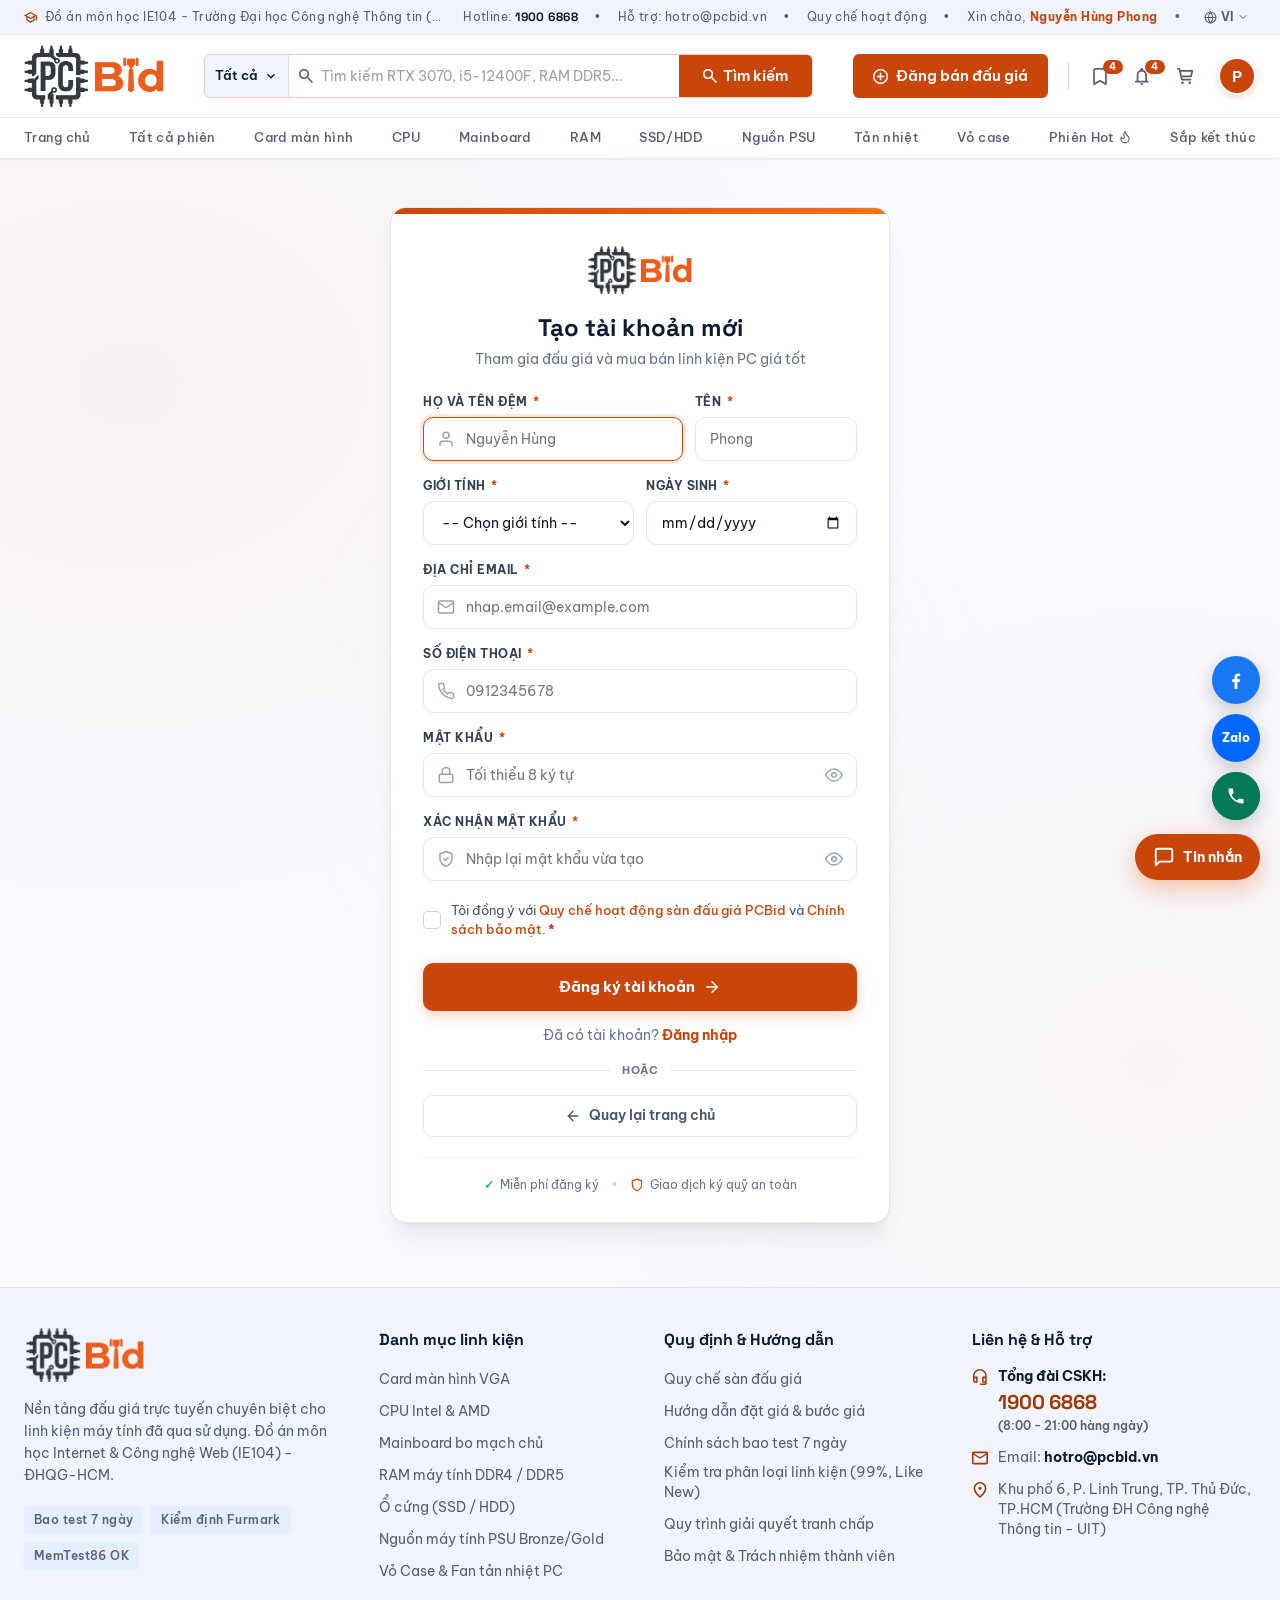
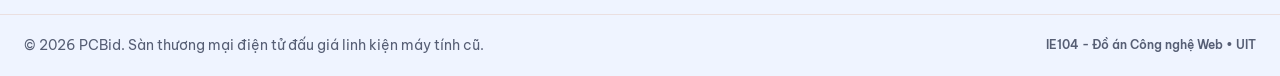
<file: register.html>
<!DOCTYPE html>
<html lang="vi">

<head>
  <meta charset="UTF-8">
  <meta name="viewport" content="width=device-width, initial-scale=1.0">
  <!-- Biểu tượng trang (favicon) trên tab trình duyệt và màn hình chính điện thoại -->
  <link rel="icon" href="favicon.ico?v=2" sizes="any">
  <link rel="icon" type="image/png" sizes="32x32" href="images/icons/favicon-32.png?v=2">
  <link rel="icon" type="image/png" sizes="192x192" href="images/icons/icon-192.png?v=2">
  <link rel="apple-touch-icon" href="images/icons/apple-touch-icon.png?v=2">
  <link rel="manifest" href="site.webmanifest">
  <meta name="theme-color" content="#c9450a">
  <meta name="description"
    content="PCBid - Đăng ký tài khoản thành viên mới. Tham gia sàn đấu giá linh kiện máy tính cũ uy tín, bảo đảm quyền lợi với ví ảo ký quỹ an toàn.">
  <title>Đăng Ký Tài Khoản | PCBid - Sàn Đấu Giá Linh Kiện PC Cũ</title>

  <!-- Nạp phông chữ Google Fonts: Be Vietnam Pro & Space Grotesk -->
  <link rel="preconnect" href="https://fonts.googleapis.com">
  <link rel="preconnect" href="https://fonts.gstatic.com" crossorigin>
  <link
    href="https://fonts.googleapis.com/css2?family=Be+Vietnam+Pro:wght@400;500;600;700;800&family=Space+Grotesk:wght@500;600;700;800&display=swap"
    rel="stylesheet">

  <!-- Định kiểu hệ thống cốt lõi và Header / Footer dùng chung -->
  <link rel="stylesheet" href="css/reset.css">
  <link rel="stylesheet" href="css/style.css">
  <link rel="stylesheet" href="components/header/header.css">
  <link rel="stylesheet" href="components/footer/footer.css">

  <!-- Định kiểu riêng cho các trang xác thực (Đăng ký / Đăng nhập) -->
  <link rel="stylesheet" href="css/auth.css">
</head>

<body id="register-page">

  <!-- ==================== KHUNG NẠP ĐỘNG HEADER ==================== -->
  <div id="app-header"></div>

  <!-- ==================== NỘI DUNG CHÍNH (MAIN AUTH) ==================== -->
  <main class="pcb-auth">
    <!-- Hiệu ứng quầng sáng mờ trang trí phía sau (Ambient glow) -->
    <div class="pcb-auth__glow" aria-hidden="true"></div>

    <div class="container pcb-auth__container">

      <!-- ============================================================
           THẺ KHUNG ĐĂNG KÝ TRUNG TÂM (CENTERED AUTHENTICATION CARD)
           ============================================================ -->
      <section class="pcb-auth-card" aria-labelledby="register-heading">
        <!-- Vạch màu cam gradient trang trí đỉnh thẻ -->
        <div class="pcb-auth-card__accent-bar" aria-hidden="true"></div>

        <div class="pcb-auth-card__inner">

          <!-- 1. Tiêu đề và Logo thẻ xác thực -->
          <header class="pcb-auth-card__header">
            <a href="index.html" class="pcb-auth-card__logo-link" aria-label="PCBid Trang chủ">
              <img src="images/logo/pcbid-logo-ee2439.png" alt="Logo PCBid" class="pcb-auth-card__logo-img">
            </a>
            <h1 class="pcb-auth-card__title" id="register-heading">Tạo tài khoản mới</h1>
            <p class="pcb-auth-card__subtitle">Tham gia đấu giá và mua bán linh kiện PC giá tốt</p>
          </header>

          <!-- 2. Biểu mẫu đăng ký thành viên -->
          <form class="pcb-auth-form" id="register-form" novalidate>

            <!-- TRƯỜNG 1: HỌ VÀ TÊN ĐỆM + TÊN (tách riêng để avatar lấy đúng chữ đầu của tên) -->
            <div class="pcb-auth-form__name-row">
              <div class="pcb-auth-form__group">
                <label for="reg-lastname" class="pcb-auth-form__label">
                  HỌ VÀ TÊN ĐỆM <span class="pcb-auth-form__required" aria-hidden="true">*</span>
                </label>
                <div class="pcb-auth-form__input-wrap">
                  <span class="pcb-auth-form__icon-left" aria-hidden="true">
                    <svg width="18" height="18" viewBox="0 0 24 24" fill="none" stroke="currentColor" stroke-width="2" stroke-linecap="round" stroke-linejoin="round">
                      <path d="M20 21v-2a4 4 0 0 0-4-4H8a4 4 0 0 0-4 4v2" />
                      <circle cx="12" cy="7" r="4" />
                    </svg>
                  </span>
                  <input type="text" id="reg-lastname" name="lastName" class="pcb-auth-form__input" placeholder="Nguyễn Hùng" required autofocus autocomplete="family-name">
                </div>
                <span class="pcb-auth-form__error" id="err-lastname"></span>
              </div>

              <div class="pcb-auth-form__group">
                <label for="reg-givenname" class="pcb-auth-form__label">
                  TÊN <span class="pcb-auth-form__required" aria-hidden="true">*</span>
                </label>
                <div class="pcb-auth-form__input-wrap">
                  <input type="text" id="reg-givenname" name="givenName" class="pcb-auth-form__input pcb-auth-form__input--plain" placeholder="Phong" required autocomplete="given-name">
                </div>
                <span class="pcb-auth-form__error" id="err-givenname"></span>
              </div>
            </div>

            <!-- TRƯỜNG 1b: GIỚI TÍNH + NGÀY SINH -->
            <div class="pcb-auth-form__name-row pcb-auth-form__name-row--even">
              <div class="pcb-auth-form__group">
                <label for="reg-gender" class="pcb-auth-form__label">
                  GIỚI TÍNH <span class="pcb-auth-form__required" aria-hidden="true">*</span>
                </label>
                <div class="pcb-auth-form__input-wrap">
                  <select id="reg-gender" name="gender" class="pcb-auth-form__input pcb-auth-form__input--plain" required>
                    <option value="" disabled selected>-- Chọn giới tính --</option>
                    <option value="male">Nam</option>
                    <option value="female">Nữ</option>
                  </select>
                </div>
                <span class="pcb-auth-form__error" id="err-gender"></span>
              </div>

              <div class="pcb-auth-form__group">
                <label for="reg-birthdate" class="pcb-auth-form__label">
                  NGÀY SINH <span class="pcb-auth-form__required" aria-hidden="true">*</span>
                </label>
                <div class="pcb-auth-form__input-wrap">
                  <input type="date" id="reg-birthdate" name="birthDate" class="pcb-auth-form__input pcb-auth-form__input--plain" required autocomplete="bday">
                </div>
                <span class="pcb-auth-form__error" id="err-birthdate"></span>
              </div>
            </div>

            <!-- TRƯỜNG 2: ĐỊA CHỈ EMAIL -->
            <div class="pcb-auth-form__group">
              <label for="reg-email" class="pcb-auth-form__label">
                ĐỊA CHỈ EMAIL <span class="pcb-auth-form__required" aria-hidden="true">*</span>
              </label>
              <div class="pcb-auth-form__input-wrap">
                <span class="pcb-auth-form__icon-left" aria-hidden="true">
                  <svg width="18" height="18" viewBox="0 0 24 24" fill="none" stroke="currentColor" stroke-width="2" stroke-linecap="round" stroke-linejoin="round">
                    <path d="M4 4h16c1.1 0 2 .9 2 2v12c0 1.1-.9 2-2 2H4c-1.1 0-2-.9-2-2V6c0-1.1.9-2 2-2z" />
                    <polyline points="22,6 12,13 2,6" />
                  </svg>
                </span>
                <input type="email" id="reg-email" name="email" class="pcb-auth-form__input" placeholder="nhap.email@example.com" required autocomplete="email">
              </div>
              <span class="pcb-auth-form__error" id="err-email"></span>
            </div>

            <!-- TRƯỜNG 3: SỐ ĐIỆN THOẠI -->
            <div class="pcb-auth-form__group">
              <label for="reg-phone" class="pcb-auth-form__label">
                SỐ ĐIỆN THOẠI <span class="pcb-auth-form__required" aria-hidden="true">*</span>
              </label>
              <div class="pcb-auth-form__input-wrap">
                <span class="pcb-auth-form__icon-left" aria-hidden="true">
                  <svg width="18" height="18" viewBox="0 0 24 24" fill="none" stroke="currentColor" stroke-width="2" stroke-linecap="round" stroke-linejoin="round">
                    <path d="M22 16.92v3a2 2 0 0 1-2.18 2 19.79 19.79 0 0 1-8.63-3.07 19.5 19.5 0 0 1-6-6 19.79 19.79 0 0 1-3.07-8.67A2 2 0 0 1 4.11 2h3a2 2 0 0 1 2 1.72 12.84 12.84 0 0 0 .7 2.81 2 2 0 0 1-.45 2.11L8.09 9.91a16 16 0 0 0 6 6l1.27-1.27a2 2 0 0 1 2.11-.45 12.84 12.84 0 0 0 2.81.7A2 2 0 0 1 22 16.92z" />
                  </svg>
                </span>
                <input type="tel" id="reg-phone" name="phone" class="pcb-auth-form__input" placeholder="0912345678" required pattern="[0-9]{10,11}" autocomplete="tel">
              </div>
              <span class="pcb-auth-form__error" id="err-phone"></span>
            </div>

            <!-- TRƯỜNG 4: MẬT KHẨU -->
            <div class="pcb-auth-form__group">
              <label for="reg-password" class="pcb-auth-form__label">
                MẬT KHẨU <span class="pcb-auth-form__required" aria-hidden="true">*</span>
              </label>
              <div class="pcb-auth-form__input-wrap">
                <span class="pcb-auth-form__icon-left" aria-hidden="true">
                  <svg width="18" height="18" viewBox="0 0 24 24" fill="none" stroke="currentColor" stroke-width="2" stroke-linecap="round" stroke-linejoin="round">
                    <rect x="3" y="11" width="18" height="11" rx="2" ry="2" />
                    <path d="M7 11V7a5 5 0 0 1 10 0v4" />
                  </svg>
                </span>
                <input type="password" id="reg-password" name="password" class="pcb-auth-form__input pcb-auth-form__input--password" placeholder="Tối thiểu 8 ký tự" required minlength="8" autocomplete="new-password">
                <button type="button" class="pcb-auth-form__toggle-pwd" data-target="reg-password" aria-label="Ẩn hoặc hiện mật khẩu" title="Hiển thị mật khẩu">
                  <svg class="pcb-icon-eye" width="18" height="18" viewBox="0 0 24 24" fill="none" stroke="currentColor" stroke-width="2" stroke-linecap="round" stroke-linejoin="round">
                    <path d="M1 12s4-8 11-8 11 8 11 8-4 8-11 8-11-8-11-8z" />
                    <circle cx="12" cy="12" r="3" />
                  </svg>
                  <svg class="pcb-icon-eye-off" width="18" height="18" viewBox="0 0 24 24" fill="none" stroke="currentColor" stroke-width="2" stroke-linecap="round" stroke-linejoin="round">
                    <path d="M17.94 17.94A10.07 10.07 0 0 1 12 20c-7 0-11-8-11-8a18.45 18.45 0 0 1 5.06-5.94M9.9 4.24A9.12 9.12 0 0 1 12 4c7 0 11 8 11 8a18.5 18.5 0 0 1-2.16 3.19m-6.72-1.07a3 3 0 1 1-4.24-4.24" />
                    <line x1="1" y1="1" x2="23" y2="23" />
                  </svg>
                </button>
              </div>
              <span class="pcb-auth-form__error" id="err-password"></span>
            </div>

            <!-- TRƯỜNG 5: XÁC NHẬN MẬT KHẨU -->
            <div class="pcb-auth-form__group">
              <label for="reg-confirm-password" class="pcb-auth-form__label">
                XÁC NHẬN MẬT KHẨU <span class="pcb-auth-form__required" aria-hidden="true">*</span>
              </label>
              <div class="pcb-auth-form__input-wrap">
                <span class="pcb-auth-form__icon-left" aria-hidden="true">
                  <svg width="18" height="18" viewBox="0 0 24 24" fill="none" stroke="currentColor" stroke-width="2" stroke-linecap="round" stroke-linejoin="round">
                    <path d="M12 22s8-4 8-10V5l-8-3-8 3v7c0 6 8 10 8 10z" />
                    <polyline points="9 12 11 14 15 10" />
                  </svg>
                </span>
                <input type="password" id="reg-confirm-password" name="confirmPassword" class="pcb-auth-form__input pcb-auth-form__input--password" placeholder="Nhập lại mật khẩu vừa tạo" required minlength="8" autocomplete="new-password">
                <button type="button" class="pcb-auth-form__toggle-pwd" data-target="reg-confirm-password" aria-label="Ẩn hoặc hiện mật khẩu xác nhận" title="Hiển thị mật khẩu">
                  <svg class="pcb-icon-eye" width="18" height="18" viewBox="0 0 24 24" fill="none" stroke="currentColor" stroke-width="2" stroke-linecap="round" stroke-linejoin="round">
                    <path d="M1 12s4-8 11-8 11 8 11 8-4 8-11 8-11-8-11-8z" />
                    <circle cx="12" cy="12" r="3" />
                  </svg>
                  <svg class="pcb-icon-eye-off" width="18" height="18" viewBox="0 0 24 24" fill="none" stroke="currentColor" stroke-width="2" stroke-linecap="round" stroke-linejoin="round">
                    <path d="M17.94 17.94A10.07 10.07 0 0 1 12 20c-7 0-11-8-11-8a18.45 18.45 0 0 1 5.06-5.94M9.9 4.24A9.12 9.12 0 0 1 12 4c7 0 11 8 11 8a18.5 18.5 0 0 1-2.16 3.19m-6.72-1.07a3 3 0 1 1-4.24-4.24" />
                    <line x1="1" y1="1" x2="23" y2="23" />
                  </svg>
                </button>
              </div>
              <span class="pcb-auth-form__error" id="err-confirm-password"></span>
            </div>

            <!-- CHECKBOX ĐỒNG Ý QUY CHẾ HOẠT ĐỘNG SÀN ĐẤU GIÁ PCBID -->
            <div class="pcb-auth-form__terms">
              <label class="pcb-auth-checkbox">
                <input type="checkbox" id="reg-terms" name="agreeTerms" required class="pcb-auth-checkbox__input">
                <span class="pcb-auth-checkbox__box" aria-hidden="true">
                  <svg width="12" height="12" viewBox="0 0 12 12" fill="none">
                    <path d="M10 3L4.5 8.5L2 6" stroke="white" stroke-width="2" stroke-linecap="round" stroke-linejoin="round" />
                  </svg>
                </span>
                <span class="pcb-auth-checkbox__text">
                  Tôi đồng ý với <a href="#" class="pcb-auth-form__link" target="_blank" rel="noopener">Quy chế hoạt động sàn đấu giá PCBid</a> và <a href="#" class="pcb-auth-form__link" target="_blank" rel="noopener">Chính sách bảo mật</a>.<span class="pcb-auth-checkbox__required" aria-hidden="true">*</span>
                </span>
              </label>
              <span class="pcb-auth-form__error" id="err-terms"></span>
            </div>

            <!-- NÚT BẤM CHÍNH & CÁC LIÊN KẾT ĐIỀU HƯỚNG -->
            <div class="pcb-auth-form__actions">
              <!-- Nút bấm chính: Đăng ký tài khoản -->
              <button type="submit" class="pcb-auth-btn pcb-auth-btn--primary" id="btn-submit-register">
                <span>Đăng ký tài khoản</span>
                <svg width="18" height="18" viewBox="0 0 24 24" fill="none" stroke="currentColor" stroke-width="2" stroke-linecap="round" stroke-linejoin="round" aria-hidden="true">
                  <line x1="5" y1="12" x2="19" y2="12" />
                  <polyline points="12 5 19 12 12 19" />
                </svg>
              </button>

              <!-- Dòng link chuyển đổi: Đã có tài khoản? Đăng nhập -->
              <p class="pcb-auth-form__switch">
                Đã có tài khoản? <a href="login.html" class="pcb-auth-form__link pcb-auth-form__link--bold">Đăng nhập</a>
              </p>

              <!-- Đường phân cách HOẶC -->
              <div class="pcb-auth-divider" role="separator">
                <span class="pcb-auth-divider__line"></span>
                <span class="pcb-auth-divider__text">HOẶC</span>
                <span class="pcb-auth-divider__line"></span>
              </div>

              <!-- Nút quay lại trang chủ -->
              <a href="index.html" class="pcb-auth-btn pcb-auth-btn--outline">
                <svg width="16" height="16" viewBox="0 0 24 24" fill="none" stroke="currentColor" stroke-width="2" stroke-linecap="round" stroke-linejoin="round" aria-hidden="true">
                  <line x1="19" y1="12" x2="5" y2="12" />
                  <polyline points="12 19 5 12 12 5" />
                </svg>
                <span>Quay lại trang chủ</span>
              </a>
            </div>

          </form>

          <!-- 3. Huy hiệu cam kết an toàn ở chân thẻ (Footer Badges) -->
          <footer class="pcb-auth-card__footer">
            <span class="pcb-auth-card__badge-item">
              <span class="pcb-auth-card__badge-check">✓</span>
              Miễn phí đăng ký
            </span>
            <span class="pcb-auth-card__badge-dot">•</span>
            <span class="pcb-auth-card__badge-item">
              <svg width="14" height="14" viewBox="0 0 24 24" fill="none" stroke="#c9450a" stroke-width="2" stroke-linecap="round" stroke-linejoin="round" aria-hidden="true">
                <path d="M12 22s8-4 8-10V5l-8-3-8 3v7c0 6 8 10 8 10z" />
              </svg>
              Giao dịch ký quỹ an toàn
            </span>
          </footer>

        </div>
      </section>

    </div>
  </main>

  <!-- ==================== KHUNG NẠP ĐỘNG FOOTER ==================== -->
  <div id="app-footer"></div>

  <!-- ==================== POP-UP MODAL: ĐĂNG KÝ THÀNH CÔNG ==================== -->
  <div class="pcb-modal" id="modal-register-success" aria-hidden="true" role="dialog" aria-labelledby="success-title">
    <div class="pcb-modal__backdrop"></div>
    <div class="pcb-modal__dialog pcb-modal__dialog--success">
      <div class="pcb-modal__success-body">
        <!-- Vòng tròn icon tích xanh hoàn thành -->
        <div class="pcb-modal__success-icon-wrap">
          <div class="pcb-modal__success-icon-bg">
            <svg class="pcb-modal__check-svg" width="36" height="36" viewBox="0 0 24 24" fill="none" stroke="#10B981" stroke-width="3" stroke-linecap="round" stroke-linejoin="round" aria-hidden="true">
              <polyline points="20 6 9 17 4 12" />
            </svg>
          </div>
        </div>

        <h2 class="pcb-modal__title" id="success-title">Đăng ký tài khoản thành công!</h2>
        <p class="pcb-modal__desc">
          Chào mừng <strong id="success-user-name">Bạn</strong> đã trở thành thành viên của sàn đấu giá linh kiện máy tính cũ <strong>PCBid</strong>.
        </p>

        <!-- Khung tóm tắt thông tin tài khoản vừa tạo -->
        <div class="pcb-modal__summary-box">
          <div class="pcb-modal__summary-row">
            <span class="pcb-modal__summary-label">Email đăng nhập:</span>
            <span class="pcb-modal__summary-val" id="success-user-email">email@example.com</span>
          </div>
          <div class="pcb-modal__summary-row">
            <span class="pcb-modal__summary-label">Số điện thoại:</span>
            <span class="pcb-modal__summary-val" id="success-user-phone">0912345678</span>
          </div>
          <div class="pcb-modal__summary-row">
            <span class="pcb-modal__summary-label">Ví ảo mặc định:</span>
            <span class="pcb-modal__summary-val pcb-modal__summary-val--highlight">50.000.000 đ</span>
          </div>
        </div>

        <!-- Thông báo đếm ngược tự động chuyển hướng -->
        <div class="pcb-modal__countdown">
          <p class="pcb-modal__countdown-text">
            Tự động chuyển hướng sang trang Đăng nhập sau <span id="countdown-number">3</span> giây...
          </p>
          <div class="pcb-modal__progress-track" aria-hidden="true">
            <div class="pcb-modal__progress-bar" id="countdown-progress"></div>
          </div>
        </div>

        <!-- Nút chuyển ngay sang login.html -->
        <a href="login.html" class="pcb-auth-btn pcb-auth-btn--primary pcb-auth-btn--full" id="btn-go-to-login">
          <span>Đăng nhập ngay</span>
          <svg width="18" height="18" viewBox="0 0 24 24" fill="none" stroke="currentColor" stroke-width="2" stroke-linecap="round" stroke-linejoin="round" aria-hidden="true">
            <line x1="5" y1="12" x2="19" y2="12" />
            <polyline points="12 5 19 12 12 19" />
          </svg>
        </a>
      </div>
    </div>
  </div>

  <!-- ==================== TẬP LỆNH SCRIPTS ==================== -->
  <!-- Nạp Header/Footer động từ components/ -->
  <script type="module" src="js/main.js"></script>
  <!-- Kích hoạt xử lý biểu mẫu đăng ký & pop-up thành công -->
  <script type="module" src="js/auth.js"></script>
</body>

</html>
</file>
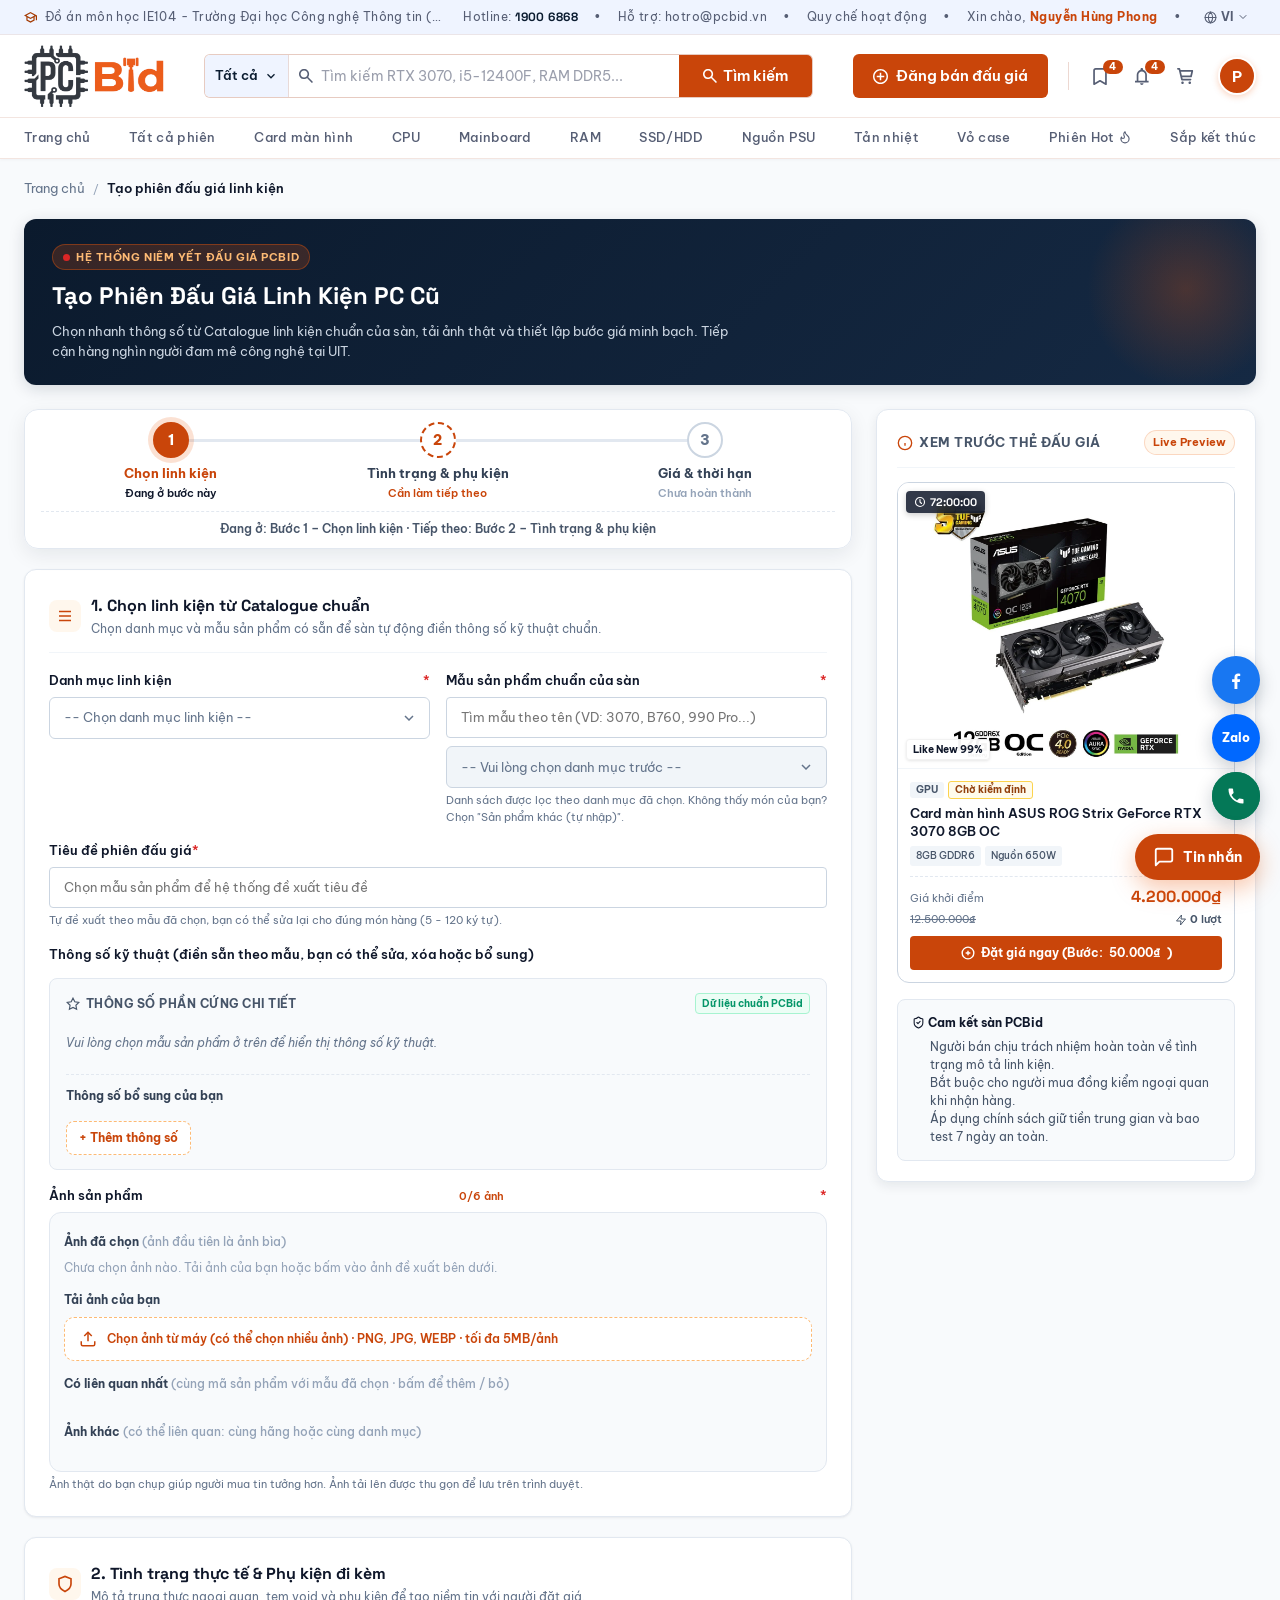
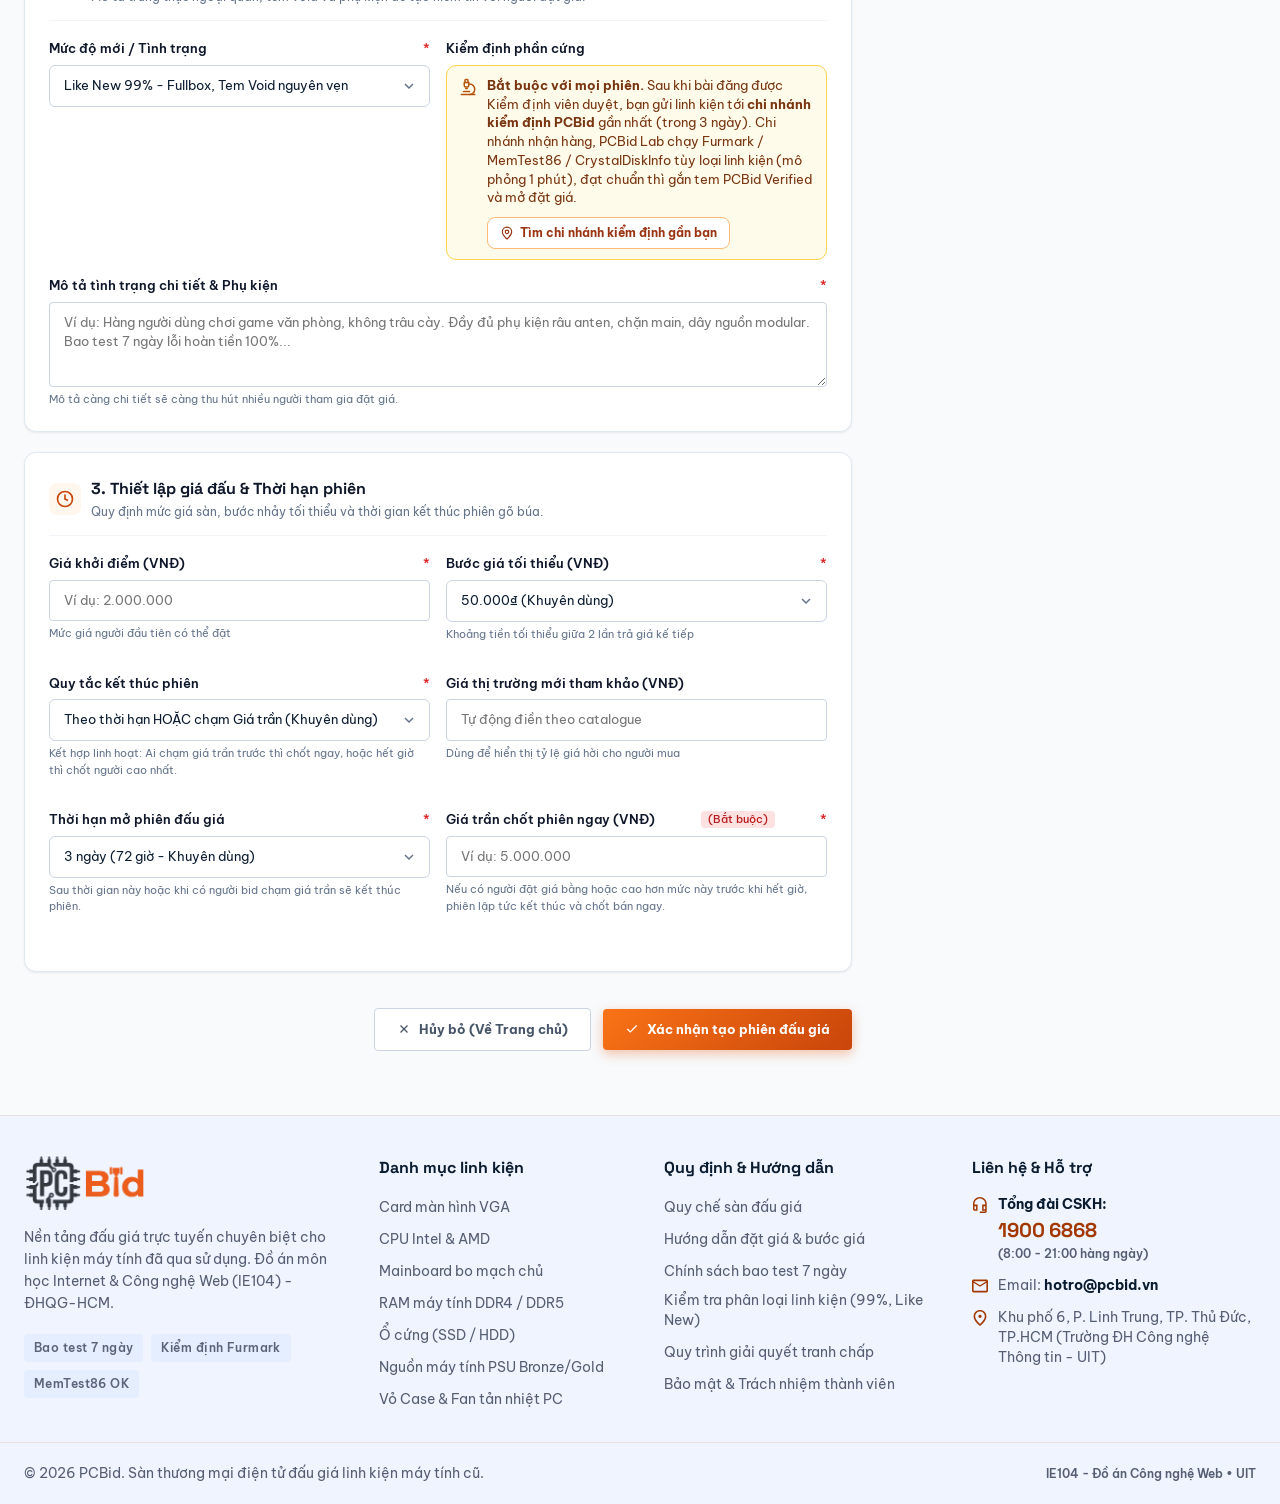
<file: sell.html>
<!DOCTYPE html>
<html lang="vi">

<head>
  <meta charset="UTF-8">
  <meta name="viewport" content="width=device-width, initial-scale=1.0">
  <!-- Biểu tượng trang (favicon) trên tab trình duyệt và màn hình chính điện thoại -->
  <link rel="icon" href="favicon.ico?v=2" sizes="any">
  <link rel="icon" type="image/png" sizes="32x32" href="images/icons/favicon-32.png?v=2">
  <link rel="icon" type="image/png" sizes="192x192" href="images/icons/icon-192.png?v=2">
  <link rel="apple-touch-icon" href="images/icons/apple-touch-icon.png?v=2">
  <link rel="manifest" href="site.webmanifest">
  <meta name="theme-color" content="#c9450a">
  <meta name="description"
    content="Đăng bán đấu giá linh kiện máy tính cũ tại PCBid. Chọn mẫu linh kiện chuẩn từ catalogue, chọn ảnh thực tế và bắt đầu phiên đấu giá minh bạch nhanh chóng.">
  <title>Đăng Bán Đấu Giá Linh Kiện PC | PCBid</title>

  <!-- Phông chữ từ Google Fonts: Be Vietnam Pro & Space Grotesk -->
  <link rel="preconnect" href="https://fonts.googleapis.com">
  <link rel="preconnect" href="https://fonts.gstatic.com" crossorigin>
  <link
    href="https://fonts.googleapis.com/css2?family=Be+Vietnam+Pro:wght@400;500;600;700;800&family=Space+Grotesk:wght@500;600;700;800&display=swap"
    rel="stylesheet">

  <!-- Định kiểu cốt lõi hệ thống -->
  <link rel="stylesheet" href="css/reset.css">
  <link rel="stylesheet" href="css/style.css">

  <!-- Định kiểu thành phần Header/Footer dùng chung -->
  <link rel="stylesheet" href="components/header/header.css">
  <link rel="stylesheet" href="components/footer/footer.css">

  <!-- Định kiểu card sản phẩm dùng chung từ home.css để hiển thị xem trước -->
  <link rel="stylesheet" href="css/home.css">

  <!-- Định kiểu riêng cho trang Đăng bán đấu giá -->
  <link rel="stylesheet" href="css/sell.css">
</head>

<body id="sell-page">

  <!-- ==================== KHUNG NẠP ĐỘNG HEADER ==================== -->
  <div id="app-header"></div>

  <!-- ==================== NỘI DUNG CHÍNH (MAIN) ==================== -->
  <main class="pcb-sell-page">
    <div class="container">

      <!-- 1. Thanh điều hướng đường dẫn (Breadcrumb) -->
      <nav class="pcb-breadcrumb" aria-label="Đường dẫn trang">
        <div class="pcb-breadcrumb__item">
          <a href="index.html" class="pcb-breadcrumb__link">Trang chủ</a>
          <span class="pcb-breadcrumb__separator">/</span>
        </div>
        <div class="pcb-breadcrumb__item">
          <span class="pcb-breadcrumb__current">Tạo phiên đấu giá linh kiện</span>
        </div>
      </nav>

      <!-- 2. Banner giới thiệu quy trình đăng phiên đấu giá -->
      <section class="pcb-sell-hero" aria-labelledby="sell-hero-heading">
        <div class="pcb-sell-hero__content">
          <span class="pcb-sell-hero__badge">
            <span class="pcb-ticker__dot"></span>
            Hệ thống niêm yết đấu giá PCBid
          </span>
          <h1 class="pcb-sell-hero__title" id="sell-hero-heading">
            Tạo Phiên Đấu Giá Linh Kiện PC Cũ
          </h1>
          <p class="pcb-sell-hero__desc">
            Chọn nhanh thông số từ Catalogue linh kiện chuẩn của sàn, tải ảnh thật và thiết lập bước giá minh bạch. Tiếp cận hàng nghìn người đam mê công nghệ tại UIT.
          </p>
        </div>
      </section>



      <!-- 3. Khung bố cục 2 cột chính: Form đăng ký và Xem trước trực tiếp -->
      <div class="pcb-sell-layout">

        <!-- ==================== CỘT TRÁI: FORM NHẬP LIỆU ==================== -->
        <form class="pcb-sell-form" id="sell-auction-form" novalidate>

          <!-- Thanh tiến trình tạo phiên (trong cột form, không che cột xem trước): bám theo khi cuộn, cho biết bước đang ở và bước cần hoàn thành tiếp theo -->
          <nav class="pcb-sell-progress" id="sell-progress" aria-label="Tiến trình tạo phiên đấu giá">
            <ol class="pcb-sell-progress__list">
              <li class="pcb-sell-progress__item">
                <button type="button" class="pcb-sell-progress__step" data-step="1" title="1. Chọn linh kiện từ Catalogue chuẩn">
                  <span class="pcb-sell-progress__num" aria-hidden="true">1</span>
                  <span class="pcb-sell-progress__text">
                    <span class="pcb-sell-progress__label">Chọn linh kiện</span>
                    <span class="pcb-sell-progress__state" data-state-text>Chưa hoàn thành</span>
                  </span>
                </button>
              </li>
              <li class="pcb-sell-progress__item">
                <button type="button" class="pcb-sell-progress__step" data-step="2" title="2. Tình trạng thực tế &amp; Phụ kiện đi kèm">
                  <span class="pcb-sell-progress__num" aria-hidden="true">2</span>
                  <span class="pcb-sell-progress__text">
                    <span class="pcb-sell-progress__label">Tình trạng &amp; phụ kiện</span>
                    <span class="pcb-sell-progress__state" data-state-text>Chưa hoàn thành</span>
                  </span>
                </button>
              </li>
              <li class="pcb-sell-progress__item">
                <button type="button" class="pcb-sell-progress__step" data-step="3" title="3. Thiết lập giá đấu &amp; Thời hạn phiên">
                  <span class="pcb-sell-progress__num" aria-hidden="true">3</span>
                  <span class="pcb-sell-progress__text">
                    <span class="pcb-sell-progress__label">Giá &amp; thời hạn</span>
                    <span class="pcb-sell-progress__state" data-state-text>Chưa hoàn thành</span>
                  </span>
                </button>
              </li>
            </ol>
            <p class="pcb-sell-progress__summary" id="sell-progress-summary" aria-live="polite"></p>
          </nav>

          <!-- BƯỚC 1: CHỌN MẪU TỪ CATALOGUE CỦA SÀN -->
          <div class="pcb-sell-panel" id="sell-step-1" data-step="1">
            <div class="pcb-sell-panel__head">
              <span class="pcb-sell-panel__icon">
                <svg width="18" height="18" viewBox="0 0 24 24" fill="none" stroke="currentColor" stroke-width="2.2">
                  <path d="M4 6h16M4 12h16M4 18h16" />
                </svg>
              </span>
              <div>
                <h2 class="pcb-sell-panel__title">1. Chọn linh kiện từ Catalogue chuẩn</h2>
                <p class="pcb-sell-panel__subtitle">Chọn danh mục và mẫu sản phẩm có sẵn để sàn tự động điền thông số kỹ thuật chuẩn.</p>
              </div>
            </div>

            <!-- Ô chọn danh mục và mẫu sản phẩm -->
            <div class="pcb-form-row">
              <div class="pcb-form-group">
                <label for="sell-category" class="pcb-form-label pcb-form-label--required">Danh mục linh kiện</label>
                <select id="sell-category" name="category" class="pcb-form-select" required>
                  <option value="" disabled selected>-- Chọn danh mục linh kiện --</option>
                  <option value="GPU">Card màn hình (VGA / GPU)</option>
                  <option value="CPU">Bộ vi xử lý (CPU)</option>
                  <option value="Mainboard">Bo mạch chủ (Mainboard)</option>
                  <option value="RAM">Bộ nhớ RAM</option>
                  <option value="SSD">Ổ cứng SSD / NVMe</option>
                  <option value="PSU">Nguồn máy tính (PSU)</option>
                  <option value="Cooling">Tản nhiệt Khí &amp; AIO</option>
                  <option value="Case">Vỏ case máy tính</option>
                </select>
              </div>

              <div class="pcb-form-group">
                <label for="sell-model" class="pcb-form-label pcb-form-label--required">Mẫu sản phẩm chuẩn của sàn</label>
                <!-- Tìm nhanh mẫu theo tên; không có trong danh sách thì chọn "Sản phẩm khác" để tự nhập -->
                <input type="search" id="sell-model-search" class="pcb-form-input pcb-model-search" placeholder="Tìm mẫu theo tên (VD: 3070, B760, 990 Pro...)"
                  aria-label="Tìm mẫu sản phẩm" autocomplete="off" disabled>
                <select id="sell-model" name="model" class="pcb-form-select" disabled required>
                  <option value="" disabled selected>-- Vui lòng chọn danh mục trước --</option>
                </select>
                <span class="pcb-form-hint" id="sell-model-hint">Danh sách được lọc theo danh mục đã chọn. Không thấy món của bạn? Chọn "Sản phẩm khác (tự nhập)".</span>
              </div>
            </div>

            <!-- Tiêu đề phiên: đề xuất sẵn theo mẫu đã chọn, người bán có thể sửa -->
            <div class="pcb-form-group">
              <div class="pcb-form-label-row">
                <label for="sell-title" class="pcb-form-label pcb-form-label--required">Tiêu đề phiên đấu giá</label>
                <button type="button" class="pcb-form-link-btn" id="btn-reset-title" hidden>Dùng tên mẫu đề xuất</button>
              </div>
              <input type="text" id="sell-title" name="title" class="pcb-form-input" maxlength="120" required
                placeholder="Chọn mẫu sản phẩm để hệ thống đề xuất tiêu đề">
              <span class="pcb-form-hint">Tự đề xuất theo mẫu đã chọn, bạn có thể sửa lại cho đúng món hàng (5 - 120 ký tự).</span>
            </div>

            <!-- Thông số kỹ thuật: điền sẵn theo mẫu, người bán sửa / xóa / bổ sung tự do -->
            <div class="pcb-form-group">
              <label class="pcb-form-label">Thông số kỹ thuật (điền sẵn theo mẫu, bạn có thể sửa, xóa hoặc bổ sung)</label>
              <div class="pcb-spec-box" id="sell-spec-box">
                <div class="pcb-spec-box__head">
                  <span class="pcb-spec-box__title">
                    <svg width="14" height="14" viewBox="0 0 24 24" fill="none" stroke="currentColor" stroke-width="2">
                      <polygon points="12 2 15.09 8.26 22 9.27 17 14.14 18.18 21.02 12 17.77 5.82 21.02 7 14.14 2 9.27 8.91 8.26 12 2"></polygon>
                    </svg>
                    Thông số phần cứng chi tiết
                  </span>
                  <span class="pcb-spec-box__badge" id="spec-source-badge">Dữ liệu chuẩn PCBid</span>
                </div>
                <div class="pcb-spec-grid" id="spec-grid-container">
                  <div class="pcb-spec-grid__placeholder">
                    Vui lòng chọn mẫu sản phẩm ở trên để hiển thị thông số kỹ thuật.
                  </div>
                </div>

                <!-- Thông số người bán tự bổ sung (ví dụ: Ngày mua, Bảo hành còn lại, Đã thay keo tản nhiệt) -->
                <div class="pcb-custom-specs">
                  <p class="pcb-custom-specs__title">Thông số bổ sung của bạn</p>
                  <ul class="pcb-custom-specs__list" id="sell-custom-specs"></ul>
                  <button type="button" class="pcb-custom-specs__add" id="btn-add-spec">+ Thêm thông số</button>
                </div>
              </div>
            </div>

            <!-- Ảnh sản phẩm: ảnh người bán tải lên + ảnh đề xuất theo mẫu đã chọn; chọn nhiều ảnh, ảnh đầu là ảnh bìa -->
            <div class="pcb-form-group">
              <div class="pcb-form-label pcb-form-label--required">
                <span>Ảnh sản phẩm</span>
                <span class="pcb-photo-picker__limit" id="sell-photo-count">0/6 ảnh</span>
              </div>
              <div class="pcb-photo-picker">
                <p class="pcb-photo-picker__subtitle">Ảnh đã chọn <span>(ảnh đầu tiên là ảnh bìa)</span></p>
                <ul class="pcb-photo-picker__selected" id="sell-selected-photos" aria-live="polite">
                  <!-- JS hiển thị các ảnh đã chọn -->
                </ul>

                <p class="pcb-photo-picker__subtitle">Tải ảnh của bạn</p>
                <label class="pcb-photo-upload" for="sell-photo-input">
                  <svg width="18" height="18" viewBox="0 0 24 24" fill="none" stroke="currentColor" stroke-width="2" aria-hidden="true">
                    <path d="M21 15v4a2 2 0 0 1-2 2H5a2 2 0 0 1-2-2v-4" />
                    <polyline points="17 8 12 3 7 8" />
                    <line x1="12" y1="3" x2="12" y2="15" />
                  </svg>
                  <span>Chọn ảnh từ máy (có thể chọn nhiều ảnh) · PNG, JPG, WEBP · tối đa 5MB/ảnh</span>
                </label>
                <input type="file" id="sell-photo-input" accept="image/png,image/jpeg,image/webp" multiple hidden>

                <p class="pcb-photo-picker__subtitle">Có liên quan nhất <span>(cùng mã sản phẩm với mẫu đã chọn · bấm để thêm / bỏ)</span></p>
                <div class="pcb-thumb-grid" id="sell-thumb-related">
                  <!-- JS nạp ảnh của các sản phẩm trùng mã (VD: cùng RTX 3070) -->
                </div>

                <p class="pcb-photo-picker__subtitle">Ảnh khác <span>(có thể liên quan: cùng hãng hoặc cùng danh mục)</span></p>
                <div class="pcb-thumb-grid" id="sell-thumb-grid">
                  <!-- JS nạp các ảnh có thể liên quan -->
                </div>
              </div>
              <span class="pcb-form-hint">Ảnh thật do bạn chụp giúp người mua tin tưởng hơn. Ảnh tải lên được thu gọn để lưu trên trình duyệt.</span>
            </div>
          </div>

          <!-- BƯỚC 2: TÌNH TRẠNG THỰC TẾ & KIỂM ĐỊNH -->
          <div class="pcb-sell-panel" id="sell-step-2" data-step="2">
            <div class="pcb-sell-panel__head">
              <span class="pcb-sell-panel__icon">
                <svg width="18" height="18" viewBox="0 0 24 24" fill="none" stroke="currentColor" stroke-width="2.2">
                  <path d="M12 22s8-4 8-10V5l-8-3-8 3v7c0 6 8 10 8 10z"></path>
                </svg>
              </span>
              <div>
                <h2 class="pcb-sell-panel__title">2. Tình trạng thực tế &amp; Phụ kiện đi kèm</h2>
                <p class="pcb-sell-panel__subtitle">Mô tả trung thực ngoại quan, tem void và phụ kiện để tạo niềm tin với người đặt giá.</p>
              </div>
            </div>

            <div class="pcb-form-row">
              <div class="pcb-form-group">
                <label for="sell-condition" class="pcb-form-label pcb-form-label--required">Mức độ mới / Tình trạng</label>
                <select id="sell-condition" name="condition" class="pcb-form-select">
                  <option value="Like New 99% - Fullbox, Tem Void nguyên vẹn">Like New 99% - Fullbox, Tem Void nguyên vẹn</option>
                  <option value="Đã sử dụng - Còn bảo hành chính hãng">Đã sử dụng - Còn bảo hành chính hãng</option>
                  <option value="Đã sử dụng - Hết bảo hành, bao test 7 ngày">Đã sử dụng - Hết bảo hành, bao test 7 ngày</option>
                  <option value="Mới 100% - Nguyên Seal chưa khui">Mới 100% - Nguyên Seal chưa khui</option>
                </select>
              </div>

              <!-- Kiểm định bắt buộc: người bán không tự gắn chứng nhận, PCBid Lab kiểm định trước khi mở đặt giá -->
              <div class="pcb-form-group">
                <span class="pcb-form-label">Kiểm định phần cứng</span>
                <div class="pcb-inspect-note" role="note">
                  <span class="lucide pcb-icon pcb-icon--microscope pcb-icon--s18 pcb-inspect-note__icon" aria-hidden="true"></span>
                  <p class="pcb-inspect-note__text">
                    <strong>Bắt buộc với mọi phiên.</strong> Sau khi bài đăng được Kiểm định viên duyệt, bạn gửi linh kiện tới
                    <strong>chi nhánh kiểm định PCBid</strong> gần nhất (trong 3 ngày). Chi nhánh nhận hàng, PCBid Lab chạy Furmark /
                    MemTest86 / CrystalDiskInfo tùy loại linh kiện (mô phỏng 1 phút), đạt chuẩn thì gắn tem PCBid Verified và mở đặt giá.
                  </p>
                  <button type="button" class="pcb-inspect-note__link" id="btn-find-branch">
                    <span class="lucide pcb-icon pcb-icon--map-pin pcb-icon--s14" aria-hidden="true"></span> Tìm chi nhánh kiểm định gần bạn
                  </button>
                </div>
              </div>
            </div>

            <div class="pcb-form-group">
              <label for="sell-description" class="pcb-form-label pcb-form-label--required">Mô tả tình trạng chi tiết &amp; Phụ kiện</label>
              <textarea id="sell-description" name="description" class="pcb-form-textarea" placeholder="Ví dụ: Hàng người dùng chơi game văn phòng, không trâu cày. Đầy đủ phụ kiện râu anten, chặn main, dây nguồn modular. Bao test 7 ngày lỗi hoàn tiền 100%..." required></textarea>
              <span class="pcb-form-hint">Mô tả càng chi tiết sẽ càng thu hút nhiều người tham gia đặt giá.</span>
            </div>
          </div>

          <!-- BƯỚC 3: THIẾT LẬP GIÁ ĐẤU & THỜI HẠN -->
          <div class="pcb-sell-panel" id="sell-step-3" data-step="3">
            <div class="pcb-sell-panel__head">
              <span class="pcb-sell-panel__icon">
                <svg width="18" height="18" viewBox="0 0 24 24" fill="none" stroke="currentColor" stroke-width="2.2">
                  <circle cx="12" cy="12" r="10"></circle>
                  <path d="M12 6v6l4 2"></path>
                </svg>
              </span>
              <div>
                <h2 class="pcb-sell-panel__title">3. Thiết lập giá đấu &amp; Thời hạn phiên</h2>
                <p class="pcb-sell-panel__subtitle">Quy định mức giá sàn, bước nhảy tối thiểu và thời gian kết thúc phiên gõ búa.</p>
              </div>
            </div>

            <div class="pcb-form-row">
              <div class="pcb-form-group">
                <label for="sell-start-price" class="pcb-form-label pcb-form-label--required">Giá khởi điểm (VNĐ)</label>
                <input type="text" inputmode="numeric" autocomplete="off" id="sell-start-price" name="startingPrice" class="pcb-form-input" data-price-input placeholder="Ví dụ: 2.000.000" required>
                <span class="pcb-form-hint" id="start-price-hint">Mức giá người đầu tiên có thể đặt</span>
              </div>

              <div class="pcb-form-group">
                <label for="sell-bid-step" class="pcb-form-label pcb-form-label--required">Bước giá tối thiểu (VNĐ)</label>
                <select id="sell-bid-step" name="bidStep" class="pcb-form-select">
                  <option value="20000">20.000₫</option>
                  <option value="50000" selected>50.000₫ (Khuyên dùng)</option>
                  <option value="100000">100.000₫</option>
                  <option value="200000">200.000₫</option>
                  <option value="500000">500.000₫</option>
                </select>
                <span class="pcb-form-hint">Khoảng tiền tối thiểu giữa 2 lần trả giá kế tiếp</span>
              </div>
            </div>

            <!-- Hàng 2: Quy tắc kết thúc phiên & Giá thị trường mới tham khảo -->
            <div class="pcb-form-row">
              <div class="pcb-form-group" id="group-sell-end-mode">
                <label for="sell-end-mode" class="pcb-form-label pcb-form-label--required">Quy tắc kết thúc phiên</label>
                <select id="sell-end-mode" name="endMode" class="pcb-form-select">
                  <option value="time_or_ceiling" selected>Theo thời hạn HOẶC chạm Giá trần (Khuyên dùng)</option>
                  <option value="ceiling_only">Chỉ kết thúc khi chạm Giá trần (Không giới hạn thời gian)</option>
                  <option value="time_only">Chỉ kết thúc theo thời hạn đấu giá</option>
                </select>
                <span class="pcb-form-hint" id="sell-end-mode-hint">Chọn cơ chế chốt phiên phù hợp với linh kiện</span>
              </div>

              <div class="pcb-form-group" id="group-sell-market-price">
                <label for="sell-market-price" class="pcb-form-label">Giá thị trường mới tham khảo (VNĐ)</label>
                <input type="text" inputmode="numeric" autocomplete="off" id="sell-market-price" name="marketPriceNew" class="pcb-form-input" data-price-input placeholder="Tự động điền theo catalogue">
                <span class="pcb-form-hint">Dùng để hiển thị tỷ lệ giá hời cho người mua</span>
              </div>
            </div>

            <!-- Hàng 3: Thời hạn mở phiên & Giá trần chốt phiên ngay (khóa mở linh hoạt theo Quy tắc kết thúc) -->
            <div class="pcb-form-row">
              <div class="pcb-form-group" id="group-sell-duration">
                <label for="sell-duration" id="label-sell-duration" class="pcb-form-label pcb-form-label--required">
                  <span>Thời hạn mở phiên đấu giá</span>
                  <span id="badge-sell-duration" class="pcb-form-badge"></span>
                </label>
                <select id="sell-duration" name="duration" class="pcb-form-select">
                  <option value="1">1 ngày (24 giờ - Phiên nhanh)</option>
                  <option value="3" selected>3 ngày (72 giờ - Khuyên dùng)</option>
                  <option value="5">5 ngày (120 giờ)</option>
                  <option value="7">7 ngày (1 tuần)</option>
                </select>
                <span class="pcb-form-hint" id="sell-duration-hint">Sau thời gian này hoặc khi chạm giá trần sẽ kết thúc phiên</span>
              </div>

              <div class="pcb-form-group" id="group-sell-ceiling">
                <label for="sell-ceiling-price" id="label-sell-ceiling" class="pcb-form-label pcb-form-label--required">
                  <span>Giá trần chốt phiên ngay (VNĐ)</span>
                  <span id="badge-sell-ceiling" class="pcb-form-badge pcb-form-badge--required">(Bắt buộc)</span>
                </label>
                <input type="text" inputmode="numeric" autocomplete="off" id="sell-ceiling-price" name="ceilingPrice" class="pcb-form-input" data-price-input placeholder="Ví dụ: 5.000.000" required>
                <span class="pcb-form-hint" id="sell-ceiling-hint">Nếu có người đặt giá bằng hoặc cao hơn mức này, phiên lập tức kết thúc và chốt bán ngay</span>
              </div>
            </div>
          </div>

          <!-- NÚT HÀNH ĐỘNG GỬI FORM HOẶC HỦY -->
          <div class="pcb-sell-actions">
            <a href="index.html" class="pcb-btn pcb-btn--secondary" id="btn-cancel-sell">
              <svg width="14" height="14" viewBox="0 0 24 24" fill="none" stroke="currentColor" stroke-width="2">
                <line x1="18" y1="6" x2="6" y2="18"></line>
                <line x1="6" y1="6" x2="18" y2="18"></line>
              </svg>
              Hủy bỏ (Về Trang chủ)
            </a>
            <button type="submit" class="pcb-btn pcb-btn--primary" id="btn-submit-sell">
              <svg width="14" height="14" viewBox="0 0 24 24" fill="none" stroke="currentColor" stroke-width="2.2">
                <polyline points="20 6 9 17 4 12"></polyline>
              </svg>
              Xác nhận tạo phiên đấu giá
            </button>
          </div>

        </form>

        <!-- ==================== CỘT PHẢI: XEM TRƯỚC CARD SẢN PHẨM ==================== -->
        <aside class="pcb-sell-preview-col" aria-label="Khối xem trước phiên đấu giá">
          <div class="pcb-preview-card">
            <div class="pcb-preview-card__head">
              <h3 class="pcb-preview-card__title">
                <svg width="16" height="16" viewBox="0 0 24 24" fill="none" stroke="currentColor" stroke-width="2" color="#c9450a">
                  <circle cx="12" cy="12" r="10"></circle>
                  <path d="M12 16v-4M12 8h.01"></path>
                </svg>
                Xem trước thẻ đấu giá
              </h3>
              <span class="pcb-preview-card__badge">Live Preview</span>
            </div>

            <!-- Card hiển thị xem trước trực tiếp trên sàn -->
            <article class="pcb-card pcb-card--preview" id="sell-live-card">
              <div class="pcb-card__media">
                <div class="pcb-card__countdown" id="preview-countdown">
                  <svg viewBox="0 0 24 24" fill="none" stroke="currentColor" stroke-width="2.2" stroke-linecap="round">
                    <circle cx="12" cy="12" r="9"></circle>
                    <polyline points="12 7 12 12 15 15"></polyline>
                  </svg>
                  <span class="pcb-countdown-text">72:00:00</span>
                </div>
                <span class="pcb-card__condition" id="preview-condition">Like New 99%</span>
                <img class="pcb-card__img" id="preview-image" src="images/products/gpu/2018-rtx-4070-12gb-1.webp" alt="Ảnh xem trước" loading="lazy">
              </div>

              <div class="pcb-card__body">
                <div class="pcb-card__seals">
                  <span class="pcb-card__seal pcb-card__seal--cat" id="preview-cat">GPU</span>
                  <span class="pcb-card__seal pcb-card__seal--pending" id="preview-seal">Chờ kiểm định</span>
                </div>

                <div class="pcb-card__title pcb-card__title--static" id="preview-title">
                  Card màn hình ASUS ROG Strix GeForce RTX 3070 8GB OC
                </div>

                <div class="pcb-card__specs" id="preview-specs">
                  <span class="pcb-card__spec">8GB GDDR6</span>
                  <span class="pcb-card__spec">Nguồn 650W</span>
                </div>

                <div class="pcb-card__price-box">
                  <div class="pcb-card__price-row">
                    <span class="pcb-card__price-lbl">Giá khởi điểm</span>
                    <span class="pcb-card__price-val" id="preview-price">4.200.000₫</span>
                  </div>

                  <div class="pcb-card__market-row">
                    <span class="pcb-card__market-val" id="preview-market-price">12.500.000₫</span>
                    <span class="pcb-card__bids-count">
                      <svg width="12" height="12" viewBox="0 0 24 24" fill="none" stroke="currentColor" stroke-width="2"><path d="M13 2L3 14h9l-1 8 10-12h-9l1-8z"/></svg>
                      <strong>0</strong> lượt
                    </span>
                  </div>

                  <button type="button" class="pcb-card__btn pcb-card__btn--preview" tabindex="-1" aria-hidden="true">
                    <svg width="14" height="14" viewBox="0 0 24 24" fill="none" stroke="currentColor" stroke-width="2.4"><circle cx="12" cy="12" r="10"/><path d="M12 8v8M8 12h8"/></svg>
                    Đặt giá ngay (Bước: <span id="preview-step">50.000₫</span>)
                  </button>
                </div>
              </div>
            </article>

            <!-- Quy định của người bán trên sàn -->
            <div class="pcb-seller-rules">
              <h4 class="pcb-seller-rules__title">
                <span><span class="lucide pcb-icon pcb-icon--shield-check pcb-icon--s13" aria-hidden="true"></span> Cam kết sàn PCBid</span>
              </h4>
              <ul class="pcb-seller-rules__list">
                <li>Người bán chịu trách nhiệm hoàn toàn về tình trạng mô tả linh kiện.</li>
                <li>Bắt buộc cho người mua đồng kiểm ngoại quan khi nhận hàng.</li>
                <li>Áp dụng chính sách giữ tiền trung gian và bao test 7 ngày an toàn.</li>
              </ul>
            </div>

          </div>
        </aside>

      </div>
    </div>
  </main>

  <!-- ==================== HỘP THOẠI THÔNG BÁO TẠO PHIÊN THÀNH CÔNG ==================== -->
  <div class="pcb-modal-overlay" id="sell-success-modal" role="dialog" aria-modal="true" aria-labelledby="modal-success-title">
    <div class="pcb-modal-box">
      <div class="pcb-modal-icon" style="background: #eef2ff; color: #4f46e5; border: 2px solid #c7d2fe;"><span class="lucide pcb-icon pcb-icon--shield-check pcb-icon--s24" aria-hidden="true"></span></div>
      <h3 class="pcb-modal-title" id="modal-success-title">Đăng Phiên Đấu Giá Thành Công!</h3>
      <p class="pcb-modal-desc" id="modal-success-desc">
        Bài đăng đã được gửi tới <strong>Kiểm định viên PCBid</strong> xét duyệt (đối chiếu ảnh thật, thông số &amp; bằng chứng có hàng). Duyệt xong, bạn gửi linh kiện tới chi nhánh kiểm định PCBid gần nhất; chi nhánh nhận hàng và kiểm định đạt thì mới mở đặt giá. <strong>Thời hạn đấu giá chỉ bắt đầu tính từ lúc đó.</strong>
      </p>
      <!-- Đồng hồ đếm ngược tự chuyển sang trang Chi tiết phiên -->
      <div class="pcb-modal-countdown" aria-live="polite">
        <svg class="pcb-modal-countdown__ring" viewBox="0 0 44 44" aria-hidden="true">
          <circle class="pcb-modal-countdown__track" cx="22" cy="22" r="19"></circle>
          <circle class="pcb-modal-countdown__bar" id="sell-countdown-bar" cx="22" cy="22" r="19"></circle>
        </svg>
        <span class="pcb-modal-countdown__num" id="sell-countdown-num">10</span>
        <span class="pcb-modal-countdown__text">Tự động chuyển tới trang chi tiết sau <strong id="sell-countdown-text">10</strong> giây</span>
      </div>
      <div style="display: flex; flex-direction: column; gap: 8px; margin-top: 14px;">
        <a href="products.html" class="pcb-btn pcb-btn--primary pcb-btn--block" id="sell-success-go">
          Xem bài đăng (Chờ kiểm duyệt)
        </a>
        <a href="login.html" class="pcb-btn pcb-btn--secondary pcb-btn--block" id="sell-success-admin" style="color: #4f46e5; border-color: #a5b4fc; background: #f5f3ff;">
          <span class="lucide pcb-icon pcb-icon--log-in pcb-icon--s16" aria-hidden="true"></span> Đăng nhập Kiểm định viên để duyệt ngay (Demo)
        </a>
      </div>
    </div>
  </div>

  <!-- ==================== KHUNG NẠP ĐỘNG FOOTER ==================== -->
  <div id="app-footer"></div>

  <!-- ==================== SCRIPTS ==================== -->
  <!-- Nạp Header/Footer động từ components/ -->
  <script type="module" src="js/main.js"></script>
  <!-- Kích hoạt xử lý logic trang đăng bán -->
  <script type="module" src="js/sell.js"></script>
</body>

</html>
</file>
<file: css/style.css>
/* ==========================================================================
   STYLE CSS - BIẾN TOÀN CỤC & THIẾT KẾ DÙNG CHUNG (GLOBAL DESIGN TOKENS)
   Chứa bảng màu sắc chuẩn, font chữ và các lớp tiện ích cơ sở
   ========================================================================== */

:root {
  /* Bảng màu chủ đạo (Brand Colors) */
  --color-primary: #c9450a;
  --color-primary-hover: #A93A08;
  --color-primary-dark: #A33900;
  --color-primary-light: #FFEDD5;

  /* Màu nền giao diện (Background Colors) */
  --color-bg-body: #F8F9FF;
  --color-bg-white: #FFFFFF;
  --color-bg-subtle: #EFF4FF;
  --color-bg-tag: #E5EEFF;

  /* Màu chữ (Text Colors) */
  --color-text-main: #0B1C30;
  --color-text-muted: #565E74;
  --color-text-subtle: #5C647A;
  --color-text-placeholder: rgba(86, 94, 116, 0.6);

  /* Màu đường viền (Border Colors) */
  --color-border-subtle: rgba(226, 191, 178, 0.3);
  --color-border-light: rgba(226, 191, 178, 0.4);
  --color-border-medium: rgba(226, 191, 178, 0.5);
  --color-border-strong: rgba(226, 191, 178, 0.8);

  /* Phông chữ hệ thống (Typography) */
  --font-family-sans: 'Be Vietnam Pro', -apple-system, BlinkMacSystemFont, sans-serif;
  --font-family-heading: 'Space Grotesk', 'Be Vietnam Pro', sans-serif;

  /* Kích thước bố cục chung (Layout Sizes) */
  --max-width-container: 1440px;
}

/* Khung chứa nội dung trung tâm (Container chung) */
.container {
  width: 100%;
  max-width: var(--max-width-container);
  margin: 0 auto;
  padding: 0 24px;
}

/* Khung giữ chỗ tránh hiện tượng giật trang khi nạp component động */
#app-header {
  min-height: 110px;
}

#app-footer {
  min-height: 250px;
}

/* ==========================================================================
   HỘP THOẠI THÔNG BÁO / XÁC NHẬN DÙNG CHUNG (thay cho alert / confirm của trình duyệt)
   ========================================================================== */
.pcb-dialog {
  position: fixed;
  inset: 0;
  z-index: 3000;
  display: flex;
  align-items: center;
  justify-content: center;
  padding: 16px;
  background-color: rgba(11, 28, 48, 0.55);
  animation: pcbDialogFade 0.15s ease;
}

.pcb-dialog__card {
  width: 100%;
  max-width: 400px;
  padding: 24px 22px 20px;
  text-align: center;
  background-color: #ffffff;
  border-radius: 16px;
  box-shadow: 0 20px 48px rgba(11, 28, 48, 0.25);
  animation: pcbDialogPop 0.18s ease;
}

.pcb-dialog__icon {
  display: inline-flex;
  align-items: center;
  justify-content: center;
  width: 48px;
  height: 48px;
  margin-bottom: 12px;
  font-size: 22px;
  font-weight: 800;
  border-radius: 50%;
  color: #1d4ed8;
  background-color: #dbeafe;
}

.pcb-dialog__card--warning .pcb-dialog__icon { color: #b45309; background-color: #fef3c7; }
.pcb-dialog__card--danger .pcb-dialog__icon { color: #b91c1c; background-color: #fee2e2; }
.pcb-dialog__card--success .pcb-dialog__icon { color: #15803d; background-color: #dcfce7; }

.pcb-dialog__title {
  margin: 0 0 8px;
  font-size: 1.1rem;
  font-weight: 700;
  color: var(--color-text-main);
}

.pcb-dialog__message {
  margin: 0 0 20px;
  font-size: 0.9rem;
  line-height: 1.6;
  color: var(--color-text-muted);
  white-space: pre-line;
}

.pcb-dialog__actions {
  display: flex;
  gap: 10px;
}

/* Hộp thoại ba lựa chọn trên màn hình hẹp: xếp dọc, nút chính ở trên cùng */
@media (max-width: 480px) {
  .pcb-dialog__actions:has(.pcb-dialog__btn--extra) {
    flex-direction: column-reverse;
  }
}

.pcb-dialog__btn {
  flex: 1;
  padding: 11px 14px;
  font-family: inherit;
  font-size: 0.9rem;
  font-weight: 700;
  border-radius: 10px;
  cursor: pointer;
  transition: filter 0.15s ease;
}

.pcb-dialog__btn:hover {
  filter: brightness(0.95);
}

.pcb-dialog__btn:focus-visible {
  outline: 3px solid var(--color-primary-light);
  outline-offset: 2px;
}

.pcb-dialog__btn--ghost {
  color: var(--color-text-muted);
  background-color: #ffffff;
  border: 1px solid #cbd5e1;
}

.pcb-dialog__btn--primary {
  color: #ffffff;
  background-color: var(--color-primary);
  border: 1px solid var(--color-primary);
}

.pcb-dialog__card--danger .pcb-dialog__btn--primary {
  background-color: #dc2626;
  border-color: #dc2626;
}

/* Hộp thoại có biểu mẫu (báo cáo, yêu cầu bổ sung, lý do...): canh trái, rộng hơn */
.pcb-dialog__card--form {
  max-width: 460px;
  max-height: calc(100dvh - 32px);
  overflow-y: auto;
  text-align: left;
}

.pcb-dialog__message--form {
  margin-bottom: 14px;
}

.pcb-dialog__fields {
  display: flex;
  flex-direction: column;
  gap: 14px;
  margin-bottom: 14px;
}

.pcb-dialog__field {
  display: flex;
  flex-direction: column;
  gap: 6px;
  min-width: 0;
  margin: 0;
  padding: 0;
  border: none;
}

.pcb-dialog__label {
  margin-bottom: 2px;
  padding: 0;
  font-size: 0.8rem;
  font-weight: 700;
  color: var(--color-text-main);
}

.pcb-dialog__choice {
  display: flex;
  align-items: flex-start;
  gap: 10px;
  padding: 9px 12px;
  font-size: 0.875rem;
  line-height: 1.45;
  color: var(--color-text-main);
  border: 1px solid #e2e8f0;
  border-radius: 10px;
  cursor: pointer;
  transition: border-color 0.15s ease, background-color 0.15s ease;
}

.pcb-dialog__choice:hover {
  background-color: #f8fafc;
}

.pcb-dialog__choice:has(input:checked) {
  border-color: var(--color-primary);
  background-color: #fff7ed;
}

.pcb-dialog__choice input {
  margin-top: 3px;
  accent-color: var(--color-primary);
}

.pcb-dialog__textarea {
  width: 100%;
  padding: 10px 12px;
  font-family: inherit;
  font-size: 0.9rem;
  line-height: 1.5;
  border: 1px solid #cbd5e1;
  border-radius: 10px;
  resize: vertical;
}

.pcb-dialog__textarea:focus {
  outline: none;
  border-color: var(--color-primary);
  box-shadow: 0 0 0 3px rgba(234, 88, 12, 0.15);
}

.pcb-dialog__error {
  margin: -4px 0 12px;
  font-size: 0.8rem;
  font-weight: 600;
  color: #dc2626;
}

/* ==========================================================================
   HỘP THOẠI TÌM CHI NHÁNH KIỂM ĐỊNH PCBID (branches.js)
   ========================================================================== */
.pcb-branch-finder {
  position: fixed;
  inset: 0;
  z-index: 3000;
  display: flex;
  align-items: center;
  justify-content: center;
  padding: 16px;
  background-color: rgba(11, 28, 48, 0.55);
  animation: pcbDialogFade 0.15s ease;
}

.pcb-branch-finder__card {
  display: flex;
  flex-direction: column;
  gap: 12px;
  width: 100%;
  max-width: 560px;
  max-height: calc(100dvh - 32px);
  padding: 20px;
  overflow-y: auto;
  background-color: #ffffff;
  border-radius: 16px;
  box-shadow: 0 20px 48px rgba(11, 28, 48, 0.25);
  animation: pcbDialogPop 0.18s ease;
}

.pcb-branch-finder__head {
  display: flex;
  align-items: center;
  justify-content: space-between;
  gap: 12px;
}

.pcb-branch-finder__title {
  display: flex;
  align-items: center;
  gap: 8px;
  margin: 0;
  font-size: 1.05rem;
  font-weight: 700;
  color: var(--color-text-main);
}

.pcb-branch-finder__title .pcb-icon {
  color: var(--color-primary);
}

.pcb-branch-finder__close {
  display: inline-flex;
  padding: 6px;
  color: var(--color-text-muted);
  background: none;
  border: none;
  border-radius: 8px;
  cursor: pointer;
}

.pcb-branch-finder__close:hover,
.pcb-branch-finder__close:focus-visible {
  background-color: #f1f5f9;
}

.pcb-branch-finder__intro,
.pcb-branch-finder__origin {
  margin: 0;
  font-size: 0.85rem;
  line-height: 1.55;
  color: var(--color-text-muted);
}

.pcb-branch-finder__origin {
  font-size: 0.78rem;
}

.pcb-branch-finder__search {
  display: flex;
  gap: 8px;
}

.pcb-branch-finder__search-box {
  display: flex;
  flex: 1;
  align-items: center;
  gap: 8px;
  min-width: 0;
  padding: 0 12px;
  color: var(--color-text-muted);
  border: 1px solid #cbd5e1;
  border-radius: 10px;
}

.pcb-branch-finder__search-box:focus-within {
  border-color: var(--color-primary);
  box-shadow: 0 0 0 3px rgba(234, 88, 12, 0.15);
}

.pcb-branch-finder__input {
  flex: 1;
  min-width: 0;
  padding: 10px 0;
  font-family: inherit;
  font-size: 0.9rem;
  background: none;
  border: none;
  outline: none;
}

.pcb-branch-finder__locate {
  display: inline-flex;
  flex-shrink: 0;
  align-items: center;
  gap: 6px;
  padding: 0 14px;
  font-family: inherit;
  font-size: 0.85rem;
  font-weight: 700;
  color: var(--color-primary);
  background-color: #fff7ed;
  border: 1px solid #fed7aa;
  border-radius: 10px;
  cursor: pointer;
}

.pcb-branch-finder__locate:hover,
.pcb-branch-finder__locate:focus-visible {
  background-color: #ffedd5;
}

.pcb-branch-finder__list {
  display: flex;
  flex-direction: column;
  gap: 8px;
  max-height: 300px;
  margin: 0;
  padding: 0 2px 2px 0;
  overflow-y: auto;
  list-style: none;
}

.pcb-branch-finder__item {
  display: flex;
  align-items: flex-start;
  gap: 10px;
  padding: 10px 12px;
  border: 1px solid #e2e8f0;
  border-radius: 12px;
  cursor: pointer;
  transition: border-color 0.15s ease, background-color 0.15s ease;
}

.pcb-branch-finder__item:hover {
  background-color: #f8fafc;
}

.pcb-branch-finder__item--selected {
  border-color: var(--color-primary);
  background-color: #fff7ed;
}

.pcb-branch-finder__item input {
  margin-top: 4px;
  accent-color: var(--color-primary);
}

.pcb-branch-finder__item-body {
  display: flex;
  flex: 1;
  flex-direction: column;
  gap: 2px;
  min-width: 0;
}

.pcb-branch-finder__item-top {
  display: flex;
  flex-wrap: wrap;
  align-items: center;
  justify-content: space-between;
  gap: 4px 8px;
}

.pcb-branch-finder__item-name {
  font-size: 0.9rem;
  color: var(--color-text-main);
}

.pcb-branch-finder__distance {
  padding: 1px 8px;
  font-size: 0.72rem;
  font-weight: 700;
  color: #047857;
  white-space: nowrap;
  background-color: #ecfdf5;
  border-radius: 999px;
}

.pcb-branch-finder__item-line,
.pcb-branch-finder__item-meta {
  font-size: 0.8rem;
  color: var(--color-text-muted);
}

.pcb-branch-finder__item-meta {
  display: inline-flex;
  flex-wrap: wrap;
  align-items: center;
  gap: 4px;
}

.pcb-branch-finder__empty {
  padding: 16px;
  font-size: 0.85rem;
  text-align: center;
  color: var(--color-text-muted);
}

.pcb-branch-finder__method {
  display: flex;
  flex-direction: column;
  gap: 8px;
  margin: 0;
  padding: 0;
  border: none;
}

.pcb-branch-finder__legend {
  margin-bottom: 6px;
  padding: 0;
  font-size: 0.8rem;
  font-weight: 700;
  color: var(--color-text-main);
}

.pcb-branch-finder__choice {
  display: flex;
  align-items: flex-start;
  gap: 10px;
  padding: 9px 12px;
  font-size: 0.875rem;
  border: 1px solid #e2e8f0;
  border-radius: 10px;
  cursor: pointer;
}

.pcb-branch-finder__choice:has(input:checked) {
  border-color: var(--color-primary);
  background-color: #fff7ed;
}

.pcb-branch-finder__choice input {
  margin-top: 3px;
  accent-color: var(--color-primary);
}

.pcb-branch-finder__choice span {
  display: flex;
  flex-direction: column;
  gap: 2px;
}

.pcb-branch-finder__choice small {
  font-size: 0.75rem;
  color: var(--color-text-muted);
}

.pcb-branch-finder__courier {
  display: flex;
  gap: 8px;
}

.pcb-branch-finder__select,
.pcb-branch-finder__tracking {
  flex: 1;
  min-width: 0;
  padding: 9px 10px;
  font-family: inherit;
  font-size: 0.85rem;
  border: 1px solid #cbd5e1;
  border-radius: 10px;
}

.pcb-branch-finder__error {
  margin: 0;
  font-size: 0.8rem;
  font-weight: 600;
  color: #dc2626;
}

.pcb-branch-finder__actions {
  display: flex;
  gap: 10px;
}

@media (max-width: 480px) {
  .pcb-branch-finder__card {
    padding: 16px;
  }

  .pcb-branch-finder__courier {
    flex-direction: column;
  }
}

@media (prefers-reduced-motion: reduce) {
  .pcb-branch-finder,
  .pcb-branch-finder__card {
    animation: none;
  }
}

@keyframes pcbDialogFade {
  from { opacity: 0; }
  to { opacity: 1; }
}

@keyframes pcbDialogPop {
  from { opacity: 0; transform: translateY(8px) scale(0.98); }
  to { opacity: 1; transform: none; }
}

@media (prefers-reduced-motion: reduce) {
  .pcb-dialog,
  .pcb-dialog__card {
    animation: none;
  }
}

/* ==========================================================================
   THẺ ĐƠN HÀNG SAU ĐẤU GIÁ (dùng chung: trang chi tiết phiên và tab Đơn hàng)
   ========================================================================== */
.pcb-order {
  padding: 18px;
  background-color: var(--color-bg-white);
  border: 1px solid var(--color-border-light);
  border-radius: 16px;
  box-shadow: 0 4px 16px rgba(11, 28, 48, 0.05);
}

/* Trạng thái đơn hàng đã thể hiện bằng nhãn chữ ở đầu thẻ nên không cần viền màu */

.pcb-order__head {
  display: flex;
  flex-wrap: wrap;
  align-items: center;
  justify-content: space-between;
  gap: 8px;
  margin-bottom: 12px;
}

.pcb-order__role {
  font-size: 13px;
  font-weight: 700;
  color: var(--color-text-main);
}

.pcb-order__badge {
  padding: 3px 10px;
  font-size: 12px;
  font-weight: 700;
  border-radius: 999px;
}

.pcb-order__badge--awaiting_payment {
  color: #9a3412;
  background-color: #ffedd5;
}

.pcb-order__badge--paid,
.pcb-order__badge--shipped {
  color: #1e40af;
  background-color: #dbeafe;
}

.pcb-order__badge--completed {
  color: #166534;
  background-color: #dcfce7;
}

.pcb-order__badge--forfeited {
  color: #991b1b;
  background-color: #fee2e2;
}

/* Ảnh và tên linh kiện (chỉ hiện trong danh sách đơn hàng) */
.pcb-order__product {
  display: flex;
  align-items: center;
  gap: 12px;
  margin-bottom: 12px;
  color: var(--color-text-main);
  text-decoration: none;
}

.pcb-order__img {
  width: 56px;
  height: 56px;
  flex-shrink: 0;
  object-fit: contain;
  background-color: #f8fafc;
  border-radius: 10px;
}

.pcb-order__name {
  font-size: 14px;
  font-weight: 700;
  line-height: 1.4;
}

.pcb-order__product:hover .pcb-order__name,
.pcb-order__product:focus-visible .pcb-order__name {
  color: var(--color-primary);
}

/* Dòng thời gian 4 bước */
.pcb-order__steps {
  display: grid;
  grid-template-columns: repeat(4, 1fr);
  gap: 4px;
  margin: 0 0 14px;
  padding: 0;
  list-style: none;
}

.pcb-order__step {
  position: relative;
  display: flex;
  flex-direction: column;
  align-items: center;
  gap: 6px;
  font-size: 11px;
  font-weight: 600;
  text-align: center;
  color: var(--color-text-muted);
}

/* Đường nối giữa các bước */
.pcb-order__step::before {
  position: absolute;
  top: 7px;
  right: 50%;
  left: -50%;
  height: 2px;
  content: '';
  background-color: #e2e8f0;
}

.pcb-order__step:first-child::before {
  display: none;
}

.pcb-order__step-dot {
  position: relative;
  z-index: 1;
  width: 16px;
  height: 16px;
  background-color: #ffffff;
  border: 2px solid #cbd5e1;
  border-radius: 50%;
}

.pcb-order__step--done {
  color: #166534;
}

.pcb-order__step--done::before {
  background-color: #16a34a;
}

.pcb-order__step--done .pcb-order__step-dot {
  background-color: #16a34a;
  border-color: #16a34a;
}

.pcb-order__step--current {
  color: var(--color-primary);
}

.pcb-order__step--current .pcb-order__step-dot {
  border-color: var(--color-primary);
  box-shadow: 0 0 0 4px rgba(234, 88, 12, 0.18);
}

.pcb-order__step--failed {
  color: #dc2626;
}

.pcb-order__step--failed .pcb-order__step-dot {
  background-color: #dc2626;
  border-color: #dc2626;
}

/* Số tiền */
.pcb-order__money {
  display: grid;
  grid-template-columns: repeat(3, minmax(0, 1fr));
  gap: 8px;
  margin: 0 0 12px;
}

.pcb-order__money div {
  min-width: 0;
  padding: 8px 10px;
  background-color: #f8fafc;
  border-radius: 10px;
}

.pcb-order__money dt {
  font-size: 11px;
  color: var(--color-text-muted);
}

.pcb-order__money dd {
  margin: 2px 0 0;
  overflow: hidden;
  font-size: 13px;
  font-weight: 700;
  color: var(--color-text-main);
  text-overflow: ellipsis;
  white-space: nowrap;
}

.pcb-order__text {
  margin: 0;
  font-size: 13px;
  line-height: 1.55;
  color: var(--color-text-main);
}

.pcb-order__countdown {
  font-variant-numeric: tabular-nums;
  color: #dc2626;
}

.pcb-order__actions {
  display: flex;
  flex-direction: column;
  gap: 8px;
  margin-top: 12px;
}

.pcb-order__btn {
  width: 100%;
  padding: 11px 16px;
  font: inherit;
  font-size: 14px;
  font-weight: 700;
  color: #ffffff;
  cursor: pointer;
  background-color: var(--color-primary);
  border: none;
  border-radius: 10px;
  transition: background-color 0.2s ease;
}

.pcb-order__btn:hover,
.pcb-order__btn:focus-visible {
  background-color: var(--color-primary-hover);
}

/* Nút phụ: nhắn tin với bên còn lại của đơn hàng */
.pcb-order__btn--ghost {
  color: var(--color-primary);
  background-color: #fff7ed;
  border: 1px solid #fed7aa;
}

.pcb-order__btn--ghost:hover,
.pcb-order__btn--ghost:focus-visible {
  color: #ffffff;
}

@media (max-width: 480px) {
  .pcb-order__money {
    grid-template-columns: 1fr 1fr;
  }

  .pcb-order__money div:last-child {
    grid-column: 1 / -1;
  }
}

/* ==========================================================================
   HỘP CHAT NỔI GIỮA NGƯỜI MUA VÀ NGƯỜI BÁN (chat.js)
   ========================================================================== */
.pcb-chat__sr {
  position: absolute;
  width: 1px;
  height: 1px;
  overflow: hidden;
  clip: rect(0, 0, 0, 0);
  white-space: nowrap;
}

/* Biểu tượng chat dùng chung: căn giữa với chữ trên các nút */
.pcb-chat-icon {
  flex-shrink: 0;
  vertical-align: middle;
}

.pcb-order__btn--ghost {
  display: inline-flex;
  align-items: center;
  justify-content: center;
  gap: 8px;
}

/* Nút mở hộp chat ở góc phải dưới */
.pcb-chat-launcher {
  position: fixed;
  right: 20px;
  bottom: 20px;
  z-index: 1500;
  display: inline-flex;
  align-items: center;
  gap: 8px;
  padding: 12px 18px;
  font-family: inherit;
  font-size: 14px;
  font-weight: 700;
  color: #ffffff;
  cursor: pointer;
  background-color: var(--color-primary);
  border: none;
  border-radius: 999px;
  box-shadow: 0 8px 24px rgba(234, 88, 12, 0.35);
  transition: transform 0.15s ease, background-color 0.2s ease;
}

.pcb-chat-launcher:hover,
.pcb-chat-launcher:focus-visible {
  background-color: var(--color-primary-hover);
  transform: translateY(-2px);
}

.pcb-chat-launcher[hidden],
.pcb-chat[hidden],
.pcb-chat__form[hidden],
.pcb-chat__popover[hidden],
.pcb-chat-launcher__badge[hidden] {
  display: none;
}

.pcb-chat-launcher__badge {
  min-width: 20px;
  padding: 1px 6px;
  font-size: 11px;
  line-height: 18px;
  text-align: center;
  color: var(--color-primary);
  background-color: #ffffff;
  border-radius: 999px;
}

/* Khung nhắc đăng nhập khi khách chưa đăng nhập bấm nút Tin nhắn */
.pcb-chat-guest {
  position: fixed;
  right: 20px;
  bottom: 84px;
  z-index: 1500;
  width: min(320px, calc(100vw - 32px));
  padding: 24px 22px 20px;
  text-align: center;
  background-color: #ffffff;
  border: 1px solid var(--color-border-light);
  border-radius: 14px;
  box-shadow: 0 16px 40px rgba(11, 28, 48, 0.18);
  animation: pcb-chat-in 0.2s ease-out;
}

.pcb-chat-guest[hidden] {
  display: none;
}

.pcb-chat-guest__close {
  position: absolute;
  top: 10px;
  right: 10px;
}

.pcb-chat-guest__icon {
  display: inline-flex;
  align-items: center;
  justify-content: center;
  width: 52px;
  height: 52px;
  margin-bottom: 12px;
  color: var(--color-primary);
  background-color: #fff3ea;
  border-radius: 50%;
}

.pcb-chat-guest__title {
  margin: 0 0 6px;
  font-size: 1rem;
  font-weight: 700;
  color: var(--color-text-main);
}

.pcb-chat-guest__text {
  margin: 0 0 16px;
  font-size: 0.8125rem;
  line-height: 1.5;
  color: var(--color-text-muted);
}

.pcb-chat-guest__login {
  display: block;
  padding: 10px 16px;
  font-size: 0.875rem;
  font-weight: 700;
  color: #ffffff;
  text-decoration: none;
  background-color: var(--color-primary);
  border-radius: 10px;
}

.pcb-chat-guest__login:hover,
.pcb-chat-guest__login:focus-visible {
  background-color: var(--color-primary-hover);
}

.pcb-chat-guest__alt {
  margin: 12px 0 0;
  font-size: 0.8125rem;
  color: var(--color-text-muted);
}

.pcb-chat-guest__alt a {
  font-weight: 600;
  color: var(--color-primary);
}

/* Khung chat 2 cột: danh sách bên trái, tin nhắn bên phải */
.pcb-chat {
  position: fixed;
  right: 20px;
  bottom: 84px;
  z-index: 1500;
  display: grid;
  grid-template-columns: 280px minmax(0, 1fr);
  width: min(780px, calc(100vw - 40px));
  height: min(580px, calc(100vh - 110px));
  overflow: hidden;
  font-family: inherit;
  background-color: #ffffff;
  border: 1px solid var(--color-border-light);
  border-radius: 16px;
  box-shadow: 0 16px 40px rgba(11, 28, 48, 0.18);
  animation: pcb-chat-in 0.2s ease-out;
}

@keyframes pcb-chat-in {
  from { opacity: 0; transform: translateY(12px); }
  to { opacity: 1; transform: translateY(0); }
}

/* ----- Cột trái ----- */
.pcb-chat__sidebar {
  display: flex;
  flex-direction: column;
  min-height: 0;
  border-right: 1px solid #eef2f7;
}

.pcb-chat__side-head {
  display: flex;
  align-items: center;
  justify-content: space-between;
  padding: 14px 16px 8px;
}

.pcb-chat__side-title {
  font-size: 16px;
  color: var(--color-text-main);
}

.pcb-chat__side-count {
  font-size: 13px;
  color: var(--color-primary);
}

.pcb-chat__tools {
  display: flex;
  gap: 6px;
  padding: 0 12px 10px;
  border-bottom: 1px solid #eef2f7;
}

.pcb-chat__search {
  display: flex;
  flex: 1;
  align-items: center;
  gap: 6px;
  min-width: 0;
  padding: 0 10px;
  color: var(--color-text-muted);
  background-color: #f1f5f9;
  border: 1px solid transparent;
  border-radius: 10px;
}

.pcb-chat__search:focus-within {
  background-color: #ffffff;
  border-color: var(--color-primary);
}

.pcb-chat__search input {
  width: 100%;
  min-width: 0;
  padding: 8px 0;
  font: inherit;
  font-size: 13px;
  color: var(--color-text-main);
  background: none;
  border: none;
  outline: none;
}

.pcb-chat__filter {
  flex-shrink: 0;
  padding: 0 6px;
  font: inherit;
  font-size: 12px;
  font-weight: 600;
  color: var(--color-text-main);
  cursor: pointer;
  background-color: #f1f5f9;
  border: 1px solid transparent;
  border-radius: 10px;
}

.pcb-chat__filter:focus {
  border-color: var(--color-primary);
  outline: none;
}

.pcb-chat__list-wrap {
  flex: 1;
  min-height: 0;
  overflow-y: auto;
}

.pcb-chat__list {
  margin: 0;
  padding: 6px;
  list-style: none;
}

.pcb-chat__item {
  position: relative;
  display: flex;
  align-items: center;
  border-radius: 12px;
}

.pcb-chat__item:hover,
.pcb-chat__item:focus-within {
  background-color: #f8fafc;
}

.pcb-chat__item--unread {
  background-color: #fff7ed;
}

.pcb-chat__item--active,
.pcb-chat__item--active:hover {
  background-color: #ffedd5;
}

.pcb-chat__item-main {
  display: flex;
  flex: 1;
  align-items: center;
  gap: 10px;
  min-width: 0;
  padding: 10px 4px 10px 10px;
  font: inherit;
  text-align: left;
  color: var(--color-text-main);
  cursor: pointer;
  background: none;
  border: none;
}

.pcb-chat__avatar {
  display: inline-flex;
  flex-shrink: 0;
  align-items: center;
  justify-content: center;
  width: 40px;
  height: 40px;
  overflow: hidden;
  font-weight: 700;
  color: #ffffff;
  background-color: var(--color-primary);
  border-radius: 50%;
}

.pcb-chat__avatar-img {
  width: 100%;
  height: 100%;
  object-fit: cover;
}

.pcb-chat__avatar--sm {
  width: 34px;
  height: 34px;
  font-size: 14px;
  border: 2px solid rgba(255, 255, 255, 0.6);
}

/* Avatar chữ cái trên header cam: nền trắng, chữ cam đậm để không bị chìm vào nền */
.pcb-chat__header .pcb-chat__avatar {
  color: #c2410c;
  background-color: #ffffff;
  border-color: #ffffff;
}

.pcb-chat__avatar--xs,
.pcb-chat__avatar-gap {
  flex-shrink: 0;
  width: 26px;
  height: 26px;
  font-size: 11px;
}

.pcb-chat__item-body {
  display: flex;
  flex: 1;
  flex-direction: column;
  gap: 1px;
  min-width: 0;
}

.pcb-chat__item-top {
  display: flex;
  justify-content: space-between;
  gap: 8px;
}

.pcb-chat__item-name {
  overflow: hidden;
  font-size: 14px;
  font-weight: 700;
  text-overflow: ellipsis;
  white-space: nowrap;
}

.pcb-chat__pin {
  margin-right: 3px;
  font-size: 11px;
}

.pcb-chat__item-time {
  flex-shrink: 0;
  font-size: 11px;
  color: var(--color-text-muted);
}

.pcb-chat__item-role,
.pcb-chat__item-last {
  overflow: hidden;
  font-size: 12px;
  text-overflow: ellipsis;
  white-space: nowrap;
  color: var(--color-text-muted);
}

.pcb-chat__item--unread .pcb-chat__item-last {
  font-weight: 700;
  color: var(--color-text-main);
}

.pcb-chat__item-badge {
  min-width: 20px;
  padding: 1px 6px;
  font-size: 11px;
  font-weight: 700;
  line-height: 18px;
  text-align: center;
  color: #ffffff;
  background-color: var(--color-primary);
  border-radius: 999px;
}

/* Nút ba chấm và menu tùy chọn */
.pcb-chat__more {
  display: inline-flex;
  flex-shrink: 0;
  margin-right: 6px;
  padding: 6px;
  color: var(--color-text-muted);
  cursor: pointer;
  background: none;
  border: none;
  border-radius: 8px;
  opacity: 0.55;
}

.pcb-chat__item:hover .pcb-chat__more,
.pcb-chat__more:focus-visible,
.pcb-chat__more[aria-expanded="true"] {
  opacity: 1;
}

.pcb-chat__more:hover,
.pcb-chat__more:focus-visible {
  color: var(--color-primary);
  background-color: #ffffff;
}

.pcb-chat__menu {
  position: absolute;
  top: calc(100% - 6px);
  right: 8px;
  z-index: 5;
  display: flex;
  flex-direction: column;
  min-width: 200px;
  padding: 6px;
  background-color: #ffffff;
  border: 1px solid #e2e8f0;
  border-radius: 12px;
  box-shadow: 0 10px 24px rgba(11, 28, 48, 0.14);
}

.pcb-chat__menu button {
  padding: 9px 10px;
  font: inherit;
  font-size: 13px;
  text-align: left;
  color: var(--color-text-main);
  cursor: pointer;
  background: none;
  border: none;
  border-radius: 8px;
}

.pcb-chat__menu button:hover,
.pcb-chat__menu button:focus-visible {
  background-color: #f1f5f9;
}

.pcb-chat__menu .pcb-chat__menu-danger {
  color: #dc2626;
}

.pcb-chat__empty,
.pcb-chat__hint {
  margin: 0;
  padding: 24px 18px;
  font-size: 13px;
  line-height: 1.6;
  text-align: center;
  color: var(--color-text-muted);
}

/* ----- Cột phải ----- */
.pcb-chat__main {
  position: relative;
  display: flex;
  flex-direction: column;
  min-width: 0;
  min-height: 0;
  background-color: #f8fafc;
}

.pcb-chat__header {
  display: flex;
  align-items: center;
  gap: 8px;
  padding: 10px 10px 10px 16px;
  color: #ffffff;
  background-color: var(--color-primary);
}

.pcb-chat__peer {
  display: flex;
  flex: 1;
  align-items: center;
  gap: 10px;
  min-width: 0;
}

.pcb-chat__peer-info {
  display: flex;
  flex-direction: column;
  min-width: 0;
}

.pcb-chat__peer-name {
  overflow: hidden;
  font-size: 15px;
  font-weight: 700;
  color: inherit;
  text-decoration: none;
  text-overflow: ellipsis;
  white-space: nowrap;
}

a.pcb-chat__peer-name:hover,
a.pcb-chat__peer-name:focus-visible {
  text-decoration: underline;
}

.pcb-chat__peer-role {
  font-size: 12px;
  opacity: 0.85;
}

/* Thẻ vai trò nổi bật của Quản trị viên / Kiểm định viên PCBid */
.pcb-chat__role-badge {
  display: inline-flex;
  align-items: center;
  gap: 4px;
  padding: 2px 8px;
  font-size: 11px;
  font-weight: 800;
  line-height: 1.5;
  letter-spacing: 0.02em;
  text-transform: uppercase;
  white-space: nowrap;
  color: #ffffff;
  border-radius: 999px;
  box-shadow: 0 0 0 2px rgba(255, 255, 255, 0.85);
}

/* Quản trị viên: tím; Kiểm định viên: xanh lục */
.pcb-chat__role-badge--admin {
  background: linear-gradient(135deg, #4f46e5, #7c3aed);
}

.pcb-chat__role-badge--inspector {
  background: linear-gradient(135deg, #047857, #0d9488);
}

.pcb-chat__role-badge--compact {
  padding: 1px 6px;
  font-size: 10px;
  box-shadow: none;
}

/* Thẻ vai trò trong đầu khung chat: bỏ độ mờ của dòng phụ */
.pcb-chat__peer-role:has(.pcb-chat__role-badge) {
  opacity: 1;
}

/* Dải nhắc ở đầu khung tin nhắn khi đang trò chuyện với nhân viên PCBid */
.pcb-chat__staff-note {
  display: flex;
  align-items: flex-start;
  gap: 8px;
  margin: 0;
  padding: 8px 14px;
  font-size: 12px;
  line-height: 1.5;
  color: #3730a3;
  background-color: #eef2ff;
  border-bottom: 1px solid #c7d2fe;
}

.pcb-chat__staff-note .pcb-icon {
  margin-top: 2px;
}

.pcb-chat__staff-note--inspector {
  color: #065f46;
  background-color: #ecfdf5;
  border-bottom-color: #a7f3d0;
}

.pcb-chat__icon-btn {
  display: inline-flex;
  padding: 6px;
  color: inherit;
  cursor: pointer;
  background: none;
  border: none;
  border-radius: 8px;
}

.pcb-chat__icon-btn:hover,
.pcb-chat__icon-btn:focus-visible {
  background-color: rgba(255, 255, 255, 0.2);
}

.pcb-chat__side-head .pcb-chat__icon-btn:hover,
.pcb-chat__side-head .pcb-chat__icon-btn:focus-visible {
  background-color: #f1f5f9;
}

/* Nút quay lại và nút đóng ở cột trái chỉ dùng trên điện thoại */
.pcb-chat__back,
.pcb-chat__close-mobile {
  display: none;
}

.pcb-chat__thread {
  display: flex;
  flex: 1;
  flex-direction: column;
  min-height: 0;
}

.pcb-chat__placeholder {
  display: flex;
  flex: 1;
  flex-direction: column;
  align-items: center;
  justify-content: center;
  gap: 10px;
  padding: 24px;
  font-size: 13px;
  text-align: center;
  color: var(--color-text-muted);
}

.pcb-chat__placeholder p {
  margin: 0;
}

.pcb-chat__messages {
  display: flex;
  flex: 1;
  flex-direction: column;
  gap: 8px;
  padding: 14px;
  overflow-y: auto;
}

.pcb-chat__msg {
  display: flex;
  align-items: flex-end;
  gap: 6px;
  max-width: 80%;
}

.pcb-chat__msg--mine {
  flex-direction: row-reverse;
  align-self: flex-end;
}

.pcb-chat__msg-col {
  display: flex;
  flex-direction: column;
  align-items: flex-start;
  min-width: 0;
}

.pcb-chat__msg--mine .pcb-chat__msg-col {
  align-items: flex-end;
}

.pcb-chat__bubble {
  margin: 0;
  padding: 8px 12px;
  font-size: 13px;
  line-height: 1.5;
  color: var(--color-text-main);
  overflow-wrap: anywhere;
  background-color: #ffffff;
  border: 1px solid #e2e8f0;
  border-radius: 14px 14px 14px 4px;
}

.pcb-chat__msg--mine .pcb-chat__bubble {
  color: #ffffff;
  background-color: var(--color-primary);
  border-color: var(--color-primary);
  border-radius: 14px 14px 4px 14px;
}

/* Tin nhắn chỉ có emoji: không nền, không viền, chữ to hơn (áp dụng cho cả hai phía) */
.pcb-chat__bubble--emoji,
.pcb-chat__msg--mine .pcb-chat__bubble--emoji {
  padding: 2px 0;
  font-size: 22px;
  line-height: 1.3;
  letter-spacing: 1px;
  background: none;
  border: none;
}

.pcb-chat__bubble--emoji-lg,
.pcb-chat__msg--mine .pcb-chat__bubble--emoji-lg {
  font-size: 34px;
}

/* Emoji lẫn trong chữ trên bong bóng cam: thêm viền sáng mỏng để emoji đỏ / cam không bị chìm */
.pcb-chat__msg--mine .pcb-chat__emoji {
  filter: drop-shadow(0 0 1px #ffffff) drop-shadow(0 0 1px #ffffff);
}

.pcb-chat__msg-time {
  margin-top: 2px;
  font-size: 10px;
  color: var(--color-text-muted);
}

/* Ảnh / video đã gửi */
.pcb-chat__media {
  display: block;
  max-width: 220px;
  overflow: hidden;
  border: 1px solid #e2e8f0;
  border-radius: 12px;
}

.pcb-chat__media img {
  display: block;
  width: 100%;
  height: auto;
}

.pcb-chat__media--video {
  width: 240px;
  max-width: 100%;
  background-color: #000000;
}

/* Thẻ sản phẩm / đơn hàng trong tin nhắn */
.pcb-chat__card {
  width: 250px;
  max-width: 100%;
  overflow: hidden;
  background-color: #ffffff;
  border: 1px solid #fed7aa;
  border-radius: 12px;
}

.pcb-chat__card-label {
  display: block;
  padding: 7px 10px;
  font-size: 11px;
  font-weight: 700;
  color: #9a3412;
  background-color: #fff7ed;
}

.pcb-chat__card-body {
  display: flex;
  align-items: center;
  gap: 10px;
  padding: 8px 10px;
  color: var(--color-text-main);
  text-decoration: none;
}

.pcb-chat__card-body img {
  width: 44px;
  height: 44px;
  flex-shrink: 0;
  object-fit: contain;
  border-radius: 8px;
}

.pcb-chat__card-info {
  display: flex;
  flex-direction: column;
  min-width: 0;
}

.pcb-chat__card-name {
  display: -webkit-box;
  overflow: hidden;
  font-size: 12px;
  font-weight: 700;
  line-height: 1.4;
  -webkit-line-clamp: 2;
  -webkit-box-orient: vertical;
}

.pcb-chat__card-price {
  font-size: 12px;
  font-weight: 700;
  color: var(--color-primary);
}

.pcb-chat__card-body:hover .pcb-chat__card-name,
.pcb-chat__card-body:focus-visible .pcb-chat__card-name {
  color: var(--color-primary);
}

/* Hiệu ứng "đang soạn tin" */
.pcb-chat__typing {
  display: inline-flex;
  gap: 4px;
  padding: 10px 12px;
  background-color: #ffffff;
  border: 1px solid #e2e8f0;
  border-radius: 14px;
}

.pcb-chat__typing span {
  width: 6px;
  height: 6px;
  background-color: #94a3b8;
  border-radius: 50%;
  animation: pcb-chat-typing 1s infinite ease-in-out;
}

.pcb-chat__typing span:nth-child(2) { animation-delay: 0.15s; }
.pcb-chat__typing span:nth-child(3) { animation-delay: 0.3s; }

@keyframes pcb-chat-typing {
  0%, 80%, 100% { opacity: 0.3; transform: translateY(0); }
  40% { opacity: 1; transform: translateY(-3px); }
}

/* Câu hỏi gợi ý */
.pcb-chat__quick {
  display: flex;
  flex-wrap: wrap;
  gap: 6px;
  padding: 0 14px 10px;
}

.pcb-chat__quick-btn {
  padding: 6px 10px;
  font: inherit;
  font-size: 12px;
  color: var(--color-primary);
  cursor: pointer;
  background-color: #ffffff;
  border: 1px solid #fed7aa;
  border-radius: 999px;
}

.pcb-chat__quick-btn:hover,
.pcb-chat__quick-btn:focus-visible {
  background-color: #fff7ed;
}

/* Ô nhập: nút "+" bên trái, nút biểu tượng cảm xúc bên phải */
.pcb-chat__form {
  display: flex;
  align-items: center;
  gap: 6px;
  padding: 10px;
  background-color: #ffffff;
  border-top: 1px solid #eef2f7;
}

.pcb-chat__tool-btn {
  display: inline-flex;
  flex-shrink: 0;
  align-items: center;
  justify-content: center;
  width: 38px;
  height: 38px;
  color: var(--color-text-muted);
  cursor: pointer;
  background: none;
  border: none;
  border-radius: 10px;
  transition: background-color 0.2s ease, color 0.2s ease, transform 0.2s ease;
}

.pcb-chat__tool-btn:hover,
.pcb-chat__tool-btn:focus-visible,
.pcb-chat__tool-btn--active {
  color: var(--color-primary);
  background-color: #fff7ed;
}

/* Nút "+" xoay thành dấu "×" khi đang mở */
.pcb-chat__tool-btn--active[data-chat-toggle="attach"] svg {
  transform: rotate(45deg);
}

.pcb-chat__tool-btn svg {
  transition: transform 0.2s ease;
}

.pcb-chat__input {
  flex: 1;
  min-width: 0;
  padding: 10px 12px;
  font: inherit;
  font-size: 14px;
  border: 1px solid #e2e8f0;
  border-radius: 10px;
}

.pcb-chat__input:focus {
  border-color: var(--color-primary);
  outline: none;
  box-shadow: 0 0 0 3px rgba(234, 88, 12, 0.15);
}

.pcb-chat__send {
  display: inline-flex;
  flex-shrink: 0;
  align-items: center;
  justify-content: center;
  width: 40px;
  height: 40px;
  color: #ffffff;
  cursor: pointer;
  background-color: var(--color-primary);
  border: none;
  border-radius: 10px;
}

.pcb-chat__send:hover,
.pcb-chat__send:focus-visible {
  background-color: var(--color-primary-hover);
}

/* Bảng nổi phía trên ô nhập */
.pcb-chat__popover {
  position: absolute;
  right: 10px;
  bottom: 64px;
  left: 10px;
  z-index: 4;
  max-height: 300px;
  padding: 10px;
  overflow-y: auto;
  background-color: #ffffff;
  border: 1px solid #e2e8f0;
  border-radius: 14px;
  box-shadow: 0 10px 28px rgba(11, 28, 48, 0.16);
}

.pcb-chat__popover[data-kind="attach"] {
  right: auto;
  width: 260px;
}

.pcb-chat__popover[data-kind="emoji"] {
  left: auto;
  width: 290px;
}

.pcb-chat__attach-grid {
  display: grid;
  grid-template-columns: repeat(2, 1fr);
  gap: 6px;
}

.pcb-chat__attach-btn {
  display: flex;
  align-items: center;
  gap: 8px;
  padding: 10px;
  font: inherit;
  font-size: 13px;
  font-weight: 600;
  color: var(--color-text-main);
  cursor: pointer;
  background-color: #f8fafc;
  border: 1px solid #eef2f7;
  border-radius: 10px;
}

.pcb-chat__attach-btn span {
  font-size: 18px;
}

.pcb-chat__attach-btn:hover,
.pcb-chat__attach-btn:focus-visible {
  color: var(--color-primary);
  background-color: #fff7ed;
  border-color: #fed7aa;
}

.pcb-chat__emoji-grid {
  display: grid;
  grid-template-columns: repeat(8, 1fr);
  gap: 2px;
}

.pcb-chat__emoji-grid button {
  padding: 4px 0;
  font-size: 20px;
  line-height: 1.3;
  cursor: pointer;
  background: none;
  border: none;
  border-radius: 8px;
}

.pcb-chat__emoji-grid button:hover,
.pcb-chat__emoji-grid button:focus-visible {
  background-color: #f1f5f9;
}

.pcb-chat__pop-head {
  display: flex;
  align-items: center;
  gap: 8px;
  margin-bottom: 8px;
  font-size: 13px;
  color: var(--color-text-main);
}

.pcb-chat__pop-back {
  padding: 4px 8px;
  font: inherit;
  font-size: 12px;
  font-weight: 600;
  color: var(--color-primary);
  cursor: pointer;
  background-color: #fff7ed;
  border: none;
  border-radius: 8px;
}

.pcb-chat__pop-empty {
  margin: 0;
  padding: 16px 8px;
  font-size: 13px;
  text-align: center;
  color: var(--color-text-muted);
}

.pcb-chat__pick-list {
  display: flex;
  flex-direction: column;
  gap: 4px;
  margin: 0;
  padding: 0;
  list-style: none;
}

.pcb-chat__pick {
  display: flex;
  align-items: center;
  gap: 10px;
  width: 100%;
  padding: 8px;
  font: inherit;
  text-align: left;
  color: var(--color-text-main);
  cursor: pointer;
  background: none;
  border: 1px solid transparent;
  border-radius: 10px;
}

.pcb-chat__pick:hover,
.pcb-chat__pick:focus-visible {
  background-color: #fff7ed;
  border-color: #fed7aa;
}

.pcb-chat__pick img {
  width: 40px;
  height: 40px;
  flex-shrink: 0;
  object-fit: contain;
  border-radius: 8px;
}

.pcb-chat__pick > span {
  display: flex;
  flex-direction: column;
  min-width: 0;
}

.pcb-chat__pick-name {
  overflow: hidden;
  font-size: 13px;
  font-weight: 600;
  text-overflow: ellipsis;
  white-space: nowrap;
}

.pcb-chat__pick-meta {
  font-size: 12px;
  color: var(--color-primary);
}

@media (prefers-reduced-motion: reduce) {
  .pcb-chat,
  .pcb-chat__typing span,
  .pcb-chat__tool-btn svg {
    animation: none;
    transition: none;
  }
}

/* Máy tính bảng / điện thoại: một cột, chuyển qua lại giữa danh sách và tin nhắn */
@media (max-width: 720px) {
  /* minmax(0, 1fr): cột không bị ô tìm kiếm kéo giãn rộng hơn khung (che mất nút lọc) */
  .pcb-chat {
    grid-template-columns: minmax(0, 1fr);
  }

  .pcb-chat__sidebar {
    min-width: 0;
    border-right: none;
  }

  .pcb-chat__search input {
    width: 0;
    flex: 1;
  }

  .pcb-chat__main {
    display: none;
  }

  .pcb-chat--thread .pcb-chat__sidebar {
    display: none;
  }

  .pcb-chat--thread .pcb-chat__main {
    display: flex;
  }

  .pcb-chat__back,
  .pcb-chat__close-mobile {
    display: inline-flex;
  }
}

@media (max-width: 480px) {
  .pcb-chat-launcher {
    right: 14px;
    bottom: 14px;
    padding: 13px;
  }

  .pcb-chat-launcher__text {
    display: none;
  }

  .pcb-chat {
    right: 8px;
    bottom: 76px;
    left: 8px;
    width: auto;
    height: calc(100vh - 150px);
  }

  .pcb-chat__popover[data-kind="attach"],
  .pcb-chat__popover[data-kind="emoji"] {
    right: 10px;
    left: 10px;
    width: auto;
  }
}

/* ==========================================================================
   SỔ ĐỊA CHỈ NHẬN HÀNG (address-book.js)
   ========================================================================== */
.pcb-address {
  display: flex;
  flex-direction: column;
  align-items: flex-start;
  gap: 4px;
  min-width: 0;
}

.pcb-address__line {
  display: flex;
  flex-wrap: wrap;
  align-items: center;
  gap: 6px;
  font-size: 14px;
}

.pcb-address__name {
  color: var(--color-text-main);
}

.pcb-address__sep {
  color: #cbd5e1;
}

.pcb-address__phone {
  color: var(--color-text-muted);
}

.pcb-address__text {
  font-size: 13px;
  line-height: 1.5;
  color: var(--color-text-muted);
  overflow-wrap: anywhere;
}

/* Ô chữ nhật nhỏ "Mặc định" bên dưới địa chỉ */
.pcb-address__default {
  margin-top: 2px;
  padding: 1px 6px;
  font-size: 11px;
  font-weight: 600;
  color: var(--color-primary);
  border: 1px solid var(--color-primary);
  border-radius: 3px;
}

/* Nút dạng liên kết: Sửa, Xóa, Thay đổi */
.pcb-addr-link {
  padding: 2px 4px;
  font: inherit;
  font-size: 13px;
  font-weight: 600;
  color: #2563eb;
  cursor: pointer;
  background: none;
  border: none;
  border-radius: 4px;
}

.pcb-addr-link:hover,
.pcb-addr-link:focus-visible {
  text-decoration: underline;
}

.pcb-addr-link--danger {
  color: #dc2626;
}

.pcb-addr-btn {
  padding: 9px 18px;
  font: inherit;
  font-size: 14px;
  font-weight: 600;
  cursor: pointer;
  border-radius: 8px;
  transition: background-color 0.2s ease, color 0.2s ease, border-color 0.2s ease;
}

.pcb-addr-btn--primary {
  color: #ffffff;
  background-color: var(--color-primary);
  border: 1px solid var(--color-primary);
}

.pcb-addr-btn--primary:hover:not(:disabled),
.pcb-addr-btn--primary:focus-visible {
  background-color: var(--color-primary-hover);
}

.pcb-addr-btn--ghost {
  color: var(--color-text-main);
  background-color: #ffffff;
  border: 1px solid #e2e8f0;
}

.pcb-addr-btn--ghost:hover,
.pcb-addr-btn--ghost:focus-visible {
  background-color: #f8fafc;
}

.pcb-addr-btn--outline {
  padding: 6px 12px;
  font-size: 13px;
  color: var(--color-text-main);
  background-color: #ffffff;
  border: 1px solid #cbd5e1;
}

.pcb-addr-btn--outline:hover:not(:disabled),
.pcb-addr-btn--outline:focus-visible {
  color: var(--color-primary);
  border-color: var(--color-primary);
}

.pcb-addr-btn:disabled {
  color: #94a3b8;
  cursor: not-allowed;
  background-color: #f8fafc;
  border-color: #e2e8f0;
}

/* Hộp thoại thêm / sửa / chọn địa chỉ */
.pcb-addr-modal {
  position: fixed;
  inset: 0;
  z-index: 2500;
  display: flex;
  align-items: center;
  justify-content: center;
  padding: 16px;
  background-color: rgba(11, 28, 48, 0.55);
  animation: pcb-addr-fade 0.15s ease-out;
}

@keyframes pcb-addr-fade {
  from { opacity: 0; }
  to { opacity: 1; }
}

.pcb-addr-modal__card {
  display: flex;
  flex-direction: column;
  width: min(520px, 100%);
  max-height: calc(100vh - 32px);
  padding: 22px;
  overflow-y: auto;
  background-color: #ffffff;
  border-radius: 14px;
  box-shadow: 0 20px 48px rgba(11, 28, 48, 0.25);
}

.pcb-addr-modal__title {
  margin: 0 0 16px;
  font-size: 18px;
  color: var(--color-text-main);
}

.pcb-addr-modal__actions {
  display: flex;
  justify-content: flex-end;
  gap: 10px;
  margin-top: 18px;
}

.pcb-addr-form {
  display: flex;
  flex-direction: column;
  gap: 12px;
}

.pcb-addr-form__row {
  display: grid;
  grid-template-columns: 1fr 1fr;
  gap: 12px;
}

.pcb-addr-form__field {
  display: flex;
  flex-direction: column;
  gap: 4px;
  min-width: 0;
  font-size: 13px;
  font-weight: 600;
  color: var(--color-text-main);
}

.pcb-addr-form__field input,
.pcb-addr-form__field textarea {
  width: 100%;
  padding: 10px 12px;
  font: inherit;
  font-size: 14px;
  font-weight: 400;
  resize: vertical;
  border: 1px solid #cbd5e1;
  border-radius: 8px;
}

.pcb-addr-form__field input:focus,
.pcb-addr-form__field textarea:focus {
  border-color: var(--color-primary);
  outline: none;
  box-shadow: 0 0 0 3px rgba(234, 88, 12, 0.15);
}

.pcb-addr-form__input--error {
  border-color: #dc2626 !important;
}

.pcb-addr-form__error {
  min-height: 0;
  font-size: 12px;
  font-weight: 500;
  color: #dc2626;
}

.pcb-addr-form__error:empty {
  display: none;
}

/* Nút gạt đặt làm mặc định: nhãn bên trái, nút gạt bên phải */
.pcb-addr-form__switch {
  justify-content: space-between;
  padding: 10px 12px;
  background-color: #f8fafc;
  border-radius: 10px;
}

.pcb-addr-form__note {
  margin: -4px 0 0;
  font-size: 12px;
  color: var(--color-text-muted);
}

/* Danh sách chọn địa chỉ */
.pcb-addr-picker {
  display: flex;
  flex-direction: column;
  border-top: 1px solid #eef2f7;
}

.pcb-addr-option {
  display: flex;
  align-items: flex-start;
  gap: 8px;
  padding: 14px 4px;
  border-bottom: 1px solid #eef2f7;
}

.pcb-addr-option__main {
  display: flex;
  flex: 1;
  align-items: flex-start;
  gap: 10px;
  min-width: 0;
  cursor: pointer;
}

.pcb-addr-option__main input {
  flex-shrink: 0;
  width: 16px;
  height: 16px;
  margin-top: 2px;
  accent-color: var(--color-primary);
}

.pcb-addr-option--selected {
  background-color: #fff7ed;
}

.pcb-addr-add {
  margin-top: 12px;
  padding: 10px;
  font: inherit;
  font-size: 14px;
  font-weight: 600;
  color: var(--color-primary);
  cursor: pointer;
  background-color: #ffffff;
  border: 1px dashed var(--color-primary);
  border-radius: 8px;
}

.pcb-addr-add:hover,
.pcb-addr-add:focus-visible {
  background-color: #fff7ed;
}

.pcb-addr-empty {
  margin: 0;
  padding: 18px 4px;
  font-size: 14px;
  color: var(--color-text-muted);
}

/* Khối địa chỉ trên thẻ đơn hàng */
.pcb-order__ship {
  margin-bottom: 12px;
  padding: 10px 12px;
  background-color: #f6f7f9;
  border: 1px solid #e5e8ec;
  border-radius: 10px;
}

/* Thiếu địa chỉ: chỉ đổi nền sang đỏ rất nhạt, không dùng vạch màu */
.pcb-order__ship--missing {
  background-color: #fef2f2;
  border-color: #fecaca;
}

.pcb-order__ship-head {
  display: flex;
  align-items: center;
  justify-content: space-between;
  gap: 8px;
  margin-bottom: 6px;
}

.pcb-order__ship-title {
  display: inline-flex;
  align-items: center;
  gap: 6px;
  font-size: 13px;
  font-weight: 700;
  color: var(--color-primary);
}

.pcb-order__ship-empty {
  margin: 0;
  font-size: 13px;
  color: #b91c1c;
}

@media (max-width: 480px) {
  .pcb-addr-form__row {
    grid-template-columns: 1fr;
  }

  .pcb-addr-modal__card {
    padding: 18px;
  }
}

@media (prefers-reduced-motion: reduce) {
  .pcb-addr-modal {
    animation: none;
  }
}

/* ==========================================================================
   NÚT GẠT BẬT / TẮT DÙNG CHUNG (quyền riêng tư, địa chỉ mặc định)
   ========================================================================== */
.pcb-switch {
  position: relative;
  display: inline-flex;
  align-items: center;
  gap: 8px;
  cursor: pointer;
}

.pcb-switch__input {
  position: absolute;
  opacity: 0;
  width: 1px;
  height: 1px;
}

.pcb-switch__track {
  position: relative;
  width: 40px;
  height: 22px;
  border-radius: 999px;
  background-color: #cbd5e1;
  transition: background-color 0.15s ease;
}

.pcb-switch__track::after {
  content: "";
  position: absolute;
  top: 3px;
  left: 3px;
  width: 16px;
  height: 16px;
  border-radius: 50%;
  background-color: #ffffff;
  box-shadow: 0 1px 3px rgba(0, 0, 0, 0.2);
  transition: transform 0.15s ease;
}

.pcb-switch__input:checked + .pcb-switch__track {
  background-color: #16a34a;
}

.pcb-switch__input:checked + .pcb-switch__track::after {
  transform: translateX(18px);
}

.pcb-switch__input:focus-visible + .pcb-switch__track {
  outline: 3px solid var(--color-primary-light, #ffedd5);
  outline-offset: 2px;
}

.pcb-switch__text {
  min-width: 64px;
  font-size: 0.8125rem;
  font-weight: 600;
  color: #475569;
}

/* Nút gạt có nhãn đứng trước (ví dụ "Đặt làm địa chỉ mặc định") */
.pcb-switch__label {
  font-size: 14px;
  color: var(--color-text-main);
}

.pcb-switch__input:disabled + .pcb-switch__track {
  cursor: not-allowed;
  opacity: 0.6;
}

/* ==========================================================================
   ICON LUCIDE (js/icons.js): căn giữa theo dòng chữ
   ========================================================================== */
.lucide {
  flex-shrink: 0;
  vertical-align: -0.15em;
}

/* Menu ba chấm trong chat: icon đứng trước chữ */
.pcb-chat__menu button {
  display: flex;
  align-items: center;
  gap: 8px;
}

.pcb-chat__pin {
  display: inline-flex;
  margin-right: 4px;
  color: var(--color-primary);
  vertical-align: -1px;
}

.pcb-chat__attach-btn--image { --attach-color: #2563eb; }
.pcb-chat__attach-btn--video { --attach-color: #9333ea; }
.pcb-chat__attach-btn--product { --attach-color: #c9450a; }
.pcb-chat__attach-btn--order { --attach-color: #16a34a; }

.pcb-chat__attach-btn .lucide {
  color: var(--attach-color, currentColor);
}

/* Biểu tượng vai trò trên thẻ đơn hàng */
.pcb-order__role {
  display: inline-flex;
  align-items: center;
  gap: 6px;
}

.pcb-order__role .lucide {
  color: var(--color-primary);
}

/* ==========================================================================
   ICON LUCIDE: tệp SVG trong images/icons/lucide/ dùng làm mặt nạ (mask-image)
   để icon nhận màu chữ hiện tại (background-color: currentColor)
   ========================================================================== */
.pcb-icon {
  display: inline-block;
  flex-shrink: 0;
  width: 16px;
  height: 16px;
  vertical-align: -0.15em;
  background-color: currentColor;
  -webkit-mask-position: center;
  mask-position: center;
  -webkit-mask-repeat: no-repeat;
  mask-repeat: no-repeat;
  -webkit-mask-size: contain;
  mask-size: contain;
}

.pcb-icon--s11 {
  width: 11px;
  height: 11px;
}

.pcb-icon--s12 {
  width: 12px;
  height: 12px;
}

.pcb-icon--s13 {
  width: 13px;
  height: 13px;
}

.pcb-icon--s14 {
  width: 14px;
  height: 14px;
}

.pcb-icon--s15 {
  width: 15px;
  height: 15px;
}

.pcb-icon--s16 {
  width: 16px;
  height: 16px;
}

.pcb-icon--s18 {
  width: 18px;
  height: 18px;
}

.pcb-icon--s20 {
  width: 20px;
  height: 20px;
}

.pcb-icon--s22 {
  width: 22px;
  height: 22px;
}

.pcb-icon--s24 {
  width: 24px;
  height: 24px;
}

.pcb-icon--s40 {
  width: 40px;
  height: 40px;
}

.pcb-icon--bell {
  -webkit-mask-image: url('../images/icons/lucide/bell.svg');
  mask-image: url('../images/icons/lucide/bell.svg');
}

.pcb-icon--check-check {
  -webkit-mask-image: url('../images/icons/lucide/check-check.svg');
  mask-image: url('../images/icons/lucide/check-check.svg');
}

.pcb-icon--circle-check {
  -webkit-mask-image: url('../images/icons/lucide/circle-check.svg');
  mask-image: url('../images/icons/lucide/circle-check.svg');
}

.pcb-icon--circle-dot {
  -webkit-mask-image: url('../images/icons/lucide/circle-dot.svg');
  mask-image: url('../images/icons/lucide/circle-dot.svg');
}

.pcb-icon--circle-x {
  -webkit-mask-image: url('../images/icons/lucide/circle-x.svg');
  mask-image: url('../images/icons/lucide/circle-x.svg');
}

.pcb-icon--clock {
  -webkit-mask-image: url('../images/icons/lucide/clock.svg');
  mask-image: url('../images/icons/lucide/clock.svg');
}

.pcb-icon--flame {
  -webkit-mask-image: url('../images/icons/lucide/flame.svg');
  mask-image: url('../images/icons/lucide/flame.svg');
}

.pcb-icon--gavel {
  -webkit-mask-image: url('../images/icons/lucide/gavel.svg');
  mask-image: url('../images/icons/lucide/gavel.svg');
}

.pcb-icon--heart {
  -webkit-mask-image: url('../images/icons/lucide/heart.svg');
  mask-image: url('../images/icons/lucide/heart.svg');
}

.pcb-icon--heart-filled {
  -webkit-mask-image: url('../images/icons/lucide/heart-filled.svg');
  mask-image: url('../images/icons/lucide/heart-filled.svg');
}

.pcb-icon--hourglass {
  -webkit-mask-image: url('../images/icons/lucide/hourglass.svg');
  mask-image: url('../images/icons/lucide/hourglass.svg');
}

.pcb-icon--image {
  -webkit-mask-image: url('../images/icons/lucide/image.svg');
  mask-image: url('../images/icons/lucide/image.svg');
}

.pcb-icon--info {
  -webkit-mask-image: url('../images/icons/lucide/info.svg');
  mask-image: url('../images/icons/lucide/info.svg');
}

.pcb-icon--lock {
  -webkit-mask-image: url('../images/icons/lucide/lock.svg');
  mask-image: url('../images/icons/lucide/lock.svg');
}

.pcb-icon--mail {
  -webkit-mask-image: url('../images/icons/lucide/mail.svg');
  mask-image: url('../images/icons/lucide/mail.svg');
}

.pcb-icon--map-pin {
  -webkit-mask-image: url('../images/icons/lucide/map-pin.svg');
  mask-image: url('../images/icons/lucide/map-pin.svg');
}

.pcb-icon--message-square {
  -webkit-mask-image: url('../images/icons/lucide/message-square.svg');
  mask-image: url('../images/icons/lucide/message-square.svg');
}

.pcb-icon--microscope {
  -webkit-mask-image: url('../images/icons/lucide/microscope.svg');
  mask-image: url('../images/icons/lucide/microscope.svg');
}

.pcb-icon--package {
  -webkit-mask-image: url('../images/icons/lucide/package.svg');
  mask-image: url('../images/icons/lucide/package.svg');
}

.pcb-icon--pin {
  -webkit-mask-image: url('../images/icons/lucide/pin.svg');
  mask-image: url('../images/icons/lucide/pin.svg');
}

.pcb-icon--pin-off {
  -webkit-mask-image: url('../images/icons/lucide/pin-off.svg');
  mask-image: url('../images/icons/lucide/pin-off.svg');
}

.pcb-icon--receipt {
  -webkit-mask-image: url('../images/icons/lucide/receipt.svg');
  mask-image: url('../images/icons/lucide/receipt.svg');
}

.pcb-icon--shield-check {
  -webkit-mask-image: url('../images/icons/lucide/shield-check.svg');
  mask-image: url('../images/icons/lucide/shield-check.svg');
}

.pcb-icon--shopping-cart {
  -webkit-mask-image: url('../images/icons/lucide/shopping-cart.svg');
  mask-image: url('../images/icons/lucide/shopping-cart.svg');
}

.pcb-icon--smile-plus {
  -webkit-mask-image: url('../images/icons/lucide/smile-plus.svg');
  mask-image: url('../images/icons/lucide/smile-plus.svg');
}

.pcb-icon--sparkles {
  -webkit-mask-image: url('../images/icons/lucide/sparkles.svg');
  mask-image: url('../images/icons/lucide/sparkles.svg');
}

.pcb-icon--tag {
  -webkit-mask-image: url('../images/icons/lucide/tag.svg');
  mask-image: url('../images/icons/lucide/tag.svg');
}

.pcb-icon--timer {
  -webkit-mask-image: url('../images/icons/lucide/timer.svg');
  mask-image: url('../images/icons/lucide/timer.svg');
}

.pcb-icon--trash-2 {
  -webkit-mask-image: url('../images/icons/lucide/trash-2.svg');
  mask-image: url('../images/icons/lucide/trash-2.svg');
}

.pcb-icon--triangle-alert {
  -webkit-mask-image: url('../images/icons/lucide/triangle-alert.svg');
  mask-image: url('../images/icons/lucide/triangle-alert.svg');
}

.pcb-icon--trophy {
  -webkit-mask-image: url('../images/icons/lucide/trophy.svg');
  mask-image: url('../images/icons/lucide/trophy.svg');
}

.pcb-icon--truck {
  -webkit-mask-image: url('../images/icons/lucide/truck.svg');
  mask-image: url('../images/icons/lucide/truck.svg');
}

.pcb-icon--user {
  -webkit-mask-image: url('../images/icons/lucide/user.svg');
  mask-image: url('../images/icons/lucide/user.svg');
}

.pcb-icon--video {
  -webkit-mask-image: url('../images/icons/lucide/video.svg');
  mask-image: url('../images/icons/lucide/video.svg');
}

.pcb-icon--zap {
  -webkit-mask-image: url('../images/icons/lucide/zap.svg');
  mask-image: url('../images/icons/lucide/zap.svg');
}

.pcb-icon--plus {
  -webkit-mask-image: url('../images/icons/lucide/plus.svg');
  mask-image: url('../images/icons/lucide/plus.svg');
}

.pcb-icon--flag {
  -webkit-mask-image: url('../images/icons/lucide/flag.svg');
  mask-image: url('../images/icons/lucide/flag.svg');
}

.pcb-icon--user-x {
  -webkit-mask-image: url('../images/icons/lucide/user-x.svg');
  mask-image: url('../images/icons/lucide/user-x.svg');
}

.pcb-icon--eye-off {
  -webkit-mask-image: url('../images/icons/lucide/eye-off.svg');
  mask-image: url('../images/icons/lucide/eye-off.svg');
}

.pcb-icon--eye {
  -webkit-mask-image: url('../images/icons/lucide/eye.svg');
  mask-image: url('../images/icons/lucide/eye.svg');
}

.pcb-icon--layout-list {
  -webkit-mask-image: url('../images/icons/lucide/layout-list.svg');
  mask-image: url('../images/icons/lucide/layout-list.svg');
}

.pcb-icon--copy {
  -webkit-mask-image: url('../images/icons/lucide/copy.svg');
  mask-image: url('../images/icons/lucide/copy.svg');
}

.pcb-icon--clipboard-check {
  -webkit-mask-image: url('../images/icons/lucide/clipboard-check.svg');
  mask-image: url('../images/icons/lucide/clipboard-check.svg');
}

.pcb-icon--search {
  -webkit-mask-image: url('../images/icons/lucide/search.svg');
  mask-image: url('../images/icons/lucide/search.svg');
}

.pcb-icon--log-in {
  -webkit-mask-image: url('../images/icons/lucide/log-in.svg');
  mask-image: url('../images/icons/lucide/log-in.svg');
}

.pcb-icon--shield-x {
  -webkit-mask-image: url('../images/icons/lucide/shield-x.svg');
  mask-image: url('../images/icons/lucide/shield-x.svg');
}

.pcb-icon--party-popper {
  -webkit-mask-image: url('../images/icons/lucide/party-popper.svg');
  mask-image: url('../images/icons/lucide/party-popper.svg');
}

.pcb-icon--zoom-in {
  -webkit-mask-image: url('../images/icons/lucide/zoom-in.svg');
  mask-image: url('../images/icons/lucide/zoom-in.svg');
}

.pcb-icon--check {
  -webkit-mask-image: url('../images/icons/lucide/check.svg');
  mask-image: url('../images/icons/lucide/check.svg');
}

.pcb-icon--x {
  -webkit-mask-image: url('../images/icons/lucide/x.svg');
  mask-image: url('../images/icons/lucide/x.svg');
}

.pcb-icon--globe {
  -webkit-mask-image: url('../images/icons/lucide/globe.svg');
  mask-image: url('../images/icons/lucide/globe.svg');
}

.pcb-icon--chevron-down {
  -webkit-mask-image: url('../images/icons/lucide/chevron-down.svg');
  mask-image: url('../images/icons/lucide/chevron-down.svg');
}

/* ==========================================================================
   PHIẾU KIỂM ĐỊNH PCBID LAB (dùng chung: phiếu mẫu ở Trang chủ và phiếu của từng phiên)
   ========================================================================== */
.pcb-cert-card {
  position: relative;
  padding: 20px;
  background: #ffffff;
  border: 1px solid #d5dbe3;
  border-radius: 8px;
  box-shadow: inset 0 0 0 4px #f6f7f9;
}

/* Đầu phiếu: thông tin bên trái, con dấu tròn bên phải, căn giữa theo chiều dọc */
.pcb-cert-card__head {
  display: flex;
  align-items: center;
  justify-content: space-between;
  gap: 16px;
  padding-bottom: 14px;
  margin-bottom: 4px;
  border-bottom: 2px solid #0f172a;
}

.pcb-cert-card__org {
  display: flex;
  flex-direction: column;
  gap: 4px;
  min-width: 0;
}

.pcb-cert-card__eyebrow {
  font-size: 11px;
  font-weight: 700;
  letter-spacing: 0.08em;
  text-transform: uppercase;
  color: #c9450a;
}

.pcb-cert-card__title {
  margin: 0;
  font-family: var(--font-family-heading);
  font-size: 16px;
  font-weight: 800;
  line-height: 1.3;
  text-transform: uppercase;
  color: #0f172a;
}

.pcb-cert-card__code {
  font-size: 12px;
  color: #64748b;
}

.pcb-cert-card__code strong {
  font-family: ui-monospace, SFMono-Regular, Menlo, monospace;
  font-weight: 600;
  color: #334155;
  white-space: nowrap;
}

/* Con dấu tròn: viền đôi màu xanh, nội dung căn giữa tuyệt đối */
.pcb-cert-card__stamp {
  display: flex;
  flex-direction: column;
  flex-shrink: 0;
  align-items: center;
  justify-content: center;
  width: 92px;
  height: 92px;
  color: #047857;
  text-align: center;
  background-color: #ecfdf5;
  border: 2px solid #059669;
  border-radius: 50%;
  box-shadow: 0 0 0 3px #ffffff, 0 0 0 5px #a7f3d0;
  transform: rotate(-8deg);
}

.pcb-cert-card__stamp-top,
.pcb-cert-card__stamp-bottom {
  font-size: 9px;
  font-weight: 800;
  line-height: 1.2;
  letter-spacing: 0.08em;
  text-transform: uppercase;
  white-space: nowrap;
}

.pcb-cert-card__stamp-grade {
  font-family: var(--font-family-heading);
  font-size: 30px;
  font-weight: 800;
  line-height: 1;
  margin: 2px 0;
}

/* Danh sách kết quả: nhãn bên trái, giá trị bên phải */
.pcb-cert-list {
  margin: 0 0 12px;
}

.pcb-cert-list__row {
  display: grid;
  grid-template-columns: 42% minmax(0, 1fr);
  gap: 12px;
  padding: 10px 0;
  font-size: 13px;
  border-bottom: 1px solid #edf0f4;
}

.pcb-cert-list__row dt {
  font-weight: 500;
  color: #64748b;
}

.pcb-cert-list__row dd {
  margin: 0;
  font-weight: 700;
  line-height: 1.45;
  color: #0f172a;
}

.pcb-cert-list__good {
  color: #047857 !important;
}

.pcb-cert-card__foot {
  display: flex;
  flex-wrap: wrap;
  justify-content: space-between;
  gap: 4px 16px;
  padding-top: 10px;
  font-size: 12px;
  color: #64748b;
  border-top: 1px dashed #cbd5e1;
}

.pcb-cert-card__foot strong {
  color: #334155;
}

/* Điện thoại: nhãn nằm trên giá trị, con dấu nhỏ lại */
@media (max-width: 480px) {
  .pcb-cert-card {
    padding: 16px;
  }
  .pcb-cert-card__title {
    font-size: 14px;
  }
  .pcb-cert-card__stamp {
    width: 82px;
    height: 82px;
  }
  .pcb-cert-card__stamp-top,
  .pcb-cert-card__stamp-bottom {
    font-size: 8px;
    letter-spacing: 0.04em;
  }
  .pcb-cert-card__stamp-grade {
    font-size: 24px;
  }
  .pcb-cert-list__row {
    grid-template-columns: 1fr;
    gap: 2px;
  }
}


/* ==========================================================================
   Ô CHỌN TÙY BIẾN (custom-select.js): danh sách xổ xuống cùng phong cách PCBid
   ========================================================================== */
.pcb-select {
  position: relative;
  width: 100%;
  min-width: 0;
  /* Chiều rộng không phụ thuộc chữ bên trong: tên mẫu dài bị cắt "…" thay vì kéo giãn cả form */
  contain: inline-size;
}

/* Thẻ <select> gốc: ẩn khỏi mắt nhưng vẫn nằm trong form để gửi dữ liệu và kiểm tra required.
   Bộ chọn cụ thể hơn để không bị CSS của từng trang (VD: .pcb-form-select { width: 100% }) ghi đè */
.pcb-select select.pcb-select__native {
  position: absolute;
  bottom: 0;
  left: 0;
  width: 1px;
  min-width: 0;
  height: 1px;
  padding: 0;
  margin: 0;
  overflow: hidden;
  border: 0;
  opacity: 0;
  pointer-events: none;
}

.pcb-select__trigger {
  display: flex;
  align-items: center;
  justify-content: space-between;
  gap: 8px;
  width: 100%;
  min-height: 42px;
  padding: 10px 12px 10px 14px;
  font: inherit;
  font-size: 13px;
  color: var(--color-text-main, #0f172a);
  text-align: left;
  cursor: pointer;
  background: #ffffff;
  border: 1.5px solid #cbd5e1;
  border-radius: 6px;
  transition: border-color 0.15s ease, box-shadow 0.15s ease;
}

.pcb-select__trigger:hover:not(:disabled) {
  border-color: #94a3b8;
}

.pcb-select__trigger:focus-visible,
.pcb-select--open .pcb-select__trigger {
  border-color: var(--color-primary);
  outline: none;
  box-shadow: 0 0 0 3px rgba(201, 69, 10, 0.15);
}

.pcb-select__trigger:disabled {
  color: #94a3b8;
  cursor: not-allowed;
  background: #f1f5f9;
}

.pcb-select__trigger--placeholder .pcb-select__value {
  color: #64748b;
}

.pcb-select__value {
  flex: 1;
  min-width: 0;
  overflow: hidden;
  text-overflow: ellipsis;
  white-space: nowrap;
}

.pcb-select__chevron {
  flex-shrink: 0;
  color: #64748b;
  transition: transform 0.2s ease;
}

.pcb-select--open .pcb-select__chevron {
  transform: rotate(180deg);
}

.pcb-select__list {
  position: absolute;
  top: calc(100% + 6px);
  right: 0;
  left: 0;
  z-index: 50;
  max-height: 280px;
  margin: 0;
  padding: 6px;
  overflow-y: auto;
  overscroll-behavior: contain;
  list-style: none;
  background: #ffffff;
  border: 1px solid #e2e8f0;
  border-radius: 10px;
  outline: none;
  box-shadow: 0 14px 32px rgba(11, 28, 48, 0.16);
  animation: pcb-select-in 0.14s ease-out;
}

/* Gần đáy màn hình: danh sách mở lên phía trên nút */
.pcb-select--up .pcb-select__list {
  top: auto;
  bottom: calc(100% + 6px);
}

@keyframes pcb-select-in {
  from { opacity: 0; transform: translateY(-4px); }
  to { opacity: 1; transform: translateY(0); }
}

.pcb-select__option {
  display: flex;
  align-items: center;
  justify-content: space-between;
  gap: 10px;
  padding: 9px 10px;
  font-size: 13px;
  line-height: 1.4;
  color: var(--color-text-main, #0f172a);
  cursor: pointer;
  border-radius: 7px;
}

.pcb-select__option--active,
.pcb-select__option:hover {
  background: #f1f5f9;
}

.pcb-select__option[aria-selected="true"] {
  font-weight: 700;
  color: var(--color-primary);
  background: #fff4ed;
}

.pcb-select__option--placeholder {
  color: #64748b;
}

.pcb-select__option[aria-disabled="true"] {
  color: #94a3b8;
  cursor: not-allowed;
  background: none;
}

.pcb-select__check {
  flex-shrink: 0;
  visibility: hidden;
}

.pcb-select__option[aria-selected="true"] .pcb-select__check {
  visibility: visible;
}

/* Điện thoại: dòng lựa chọn cao hơn để dễ chạm */
@media (max-width: 720px) {
  .pcb-select__trigger {
    min-height: 46px;
    font-size: 14px;
  }

  .pcb-select__option {
    min-height: 44px;
    font-size: 14px;
  }

  .pcb-select__list {
    max-height: min(320px, 50vh);
  }
}

@media (prefers-reduced-motion: reduce) {
  .pcb-select__list {
    animation: none;
  }
}

/* ==========================================================================
   CỤM NÚT LIÊN HỆ NỔI (Facebook / Zalo / Gọi điện) Ở GÓC PHẢI DƯỚI
   ========================================================================== */
.pcb-contact-float {
  position: fixed;
  right: 20px;
  bottom: 20px;
  z-index: 1400;
  display: flex;
  flex-direction: column;
  gap: 10px;
}

/* Đã đăng nhập (có nút Tin nhắn): đẩy cụm nút lên phía trên nút Tin nhắn */
body:has(.pcb-chat-launcher:not([hidden])) .pcb-contact-float {
  bottom: 80px;
}

.pcb-contact-float__btn {
  position: relative;
  display: inline-flex;
  align-items: center;
  justify-content: center;
  width: 48px;
  height: 48px;
  color: #ffffff;
  text-decoration: none;
  border-radius: 50%;
  box-shadow: 0 6px 18px rgba(11, 28, 48, 0.22);
  transition: transform 0.15s ease, box-shadow 0.2s ease;
  -webkit-tap-highlight-color: transparent;
}

.pcb-contact-float__btn:focus-visible {
  outline: 3px solid rgba(201, 69, 10, 0.4);
  outline-offset: 3px;
}

.pcb-contact-float__btn--facebook {
  background-color: #1877f2;
}

.pcb-contact-float__btn--zalo {
  background-color: #0068ff;
}

.pcb-contact-float__btn--phone {
  background-color: #047857;
}

/* Chữ "Zalo" thay cho logo */
.pcb-contact-float__zalo {
  font-size: 12px;
  font-weight: 800;
  letter-spacing: -0.2px;
}

/* Vòng sóng lan ra quanh nút gọi điện để thu hút sự chú ý */
.pcb-contact-float__btn--phone::after {
  position: absolute;
  inset: 0;
  content: '';
  border: 2px solid #047857;
  border-radius: 50%;
  pointer-events: none;
  animation: pcb-contact-ring 1.8s ease-out infinite;
}

@keyframes pcb-contact-ring {
  0% {
    opacity: 0.7;
    transform: scale(1);
  }

  100% {
    opacity: 0;
    transform: scale(1.55);
  }
}

/* Máy tính có chuột: nhấc nút lên và hiện nhãn bên trái khi rê chuột */
@media (hover: hover) and (pointer: fine) {
  .pcb-contact-float__btn:hover {
    transform: translateY(-2px);
    box-shadow: 0 10px 24px rgba(11, 28, 48, 0.28);
  }

  .pcb-contact-float__btn::before {
    position: absolute;
    top: 50%;
    right: calc(100% + 10px);
    padding: 5px 10px;
    font-size: 12px;
    font-weight: 600;
    white-space: nowrap;
    color: #ffffff;
    content: attr(data-tooltip);
    pointer-events: none;
    background-color: rgba(11, 28, 48, 0.88);
    border-radius: 6px;
    opacity: 0;
    transform: translate(4px, -50%);
    transition: opacity 0.15s ease, transform 0.15s ease;
  }

  .pcb-contact-float__btn:hover::before,
  .pcb-contact-float__btn:focus-visible::before {
    opacity: 1;
    transform: translate(0, -50%);
  }
}

/* Điện thoại: nút nhỏ hơn, thẳng hàng với nút Tin nhắn để không che nội dung */
@media (max-width: 480px) {
  .pcb-contact-float {
    right: 19px;
    bottom: 16px;
    gap: 8px;
  }

  body:has(.pcb-chat-launcher:not([hidden])) .pcb-contact-float {
    bottom: 72px;
  }

  .pcb-contact-float__btn {
    width: 38px;
    height: 38px;
    box-shadow: 0 4px 12px rgba(11, 28, 48, 0.2);
  }

  .pcb-contact-float__btn svg {
    width: 17px;
    height: 17px;
  }

  .pcb-contact-float__zalo {
    font-size: 10px;
  }
}

@media (prefers-reduced-motion: reduce) {
  .pcb-contact-float__btn--phone::after {
    animation: none;
    opacity: 0;
  }
}

/* In trang: ẩn cụm nút nổi */
@media print {
  .pcb-contact-float {
    display: none;
  }
}
</file>
<file: components/header/header.css>
/* ==========================================================================
   ĐỊNH KIỂU THÀNH PHẦN HEADER (Chuẩn hóa pixel theo thiết kế Figma)
   ========================================================================== */

.header {
  width: 100%;
  background-color: var(--color-bg-white, #ffffff);
  position: sticky;
  top: 0;
  left: 0;
  z-index: 1000;
  box-shadow: 0 1px 3px rgba(11, 28, 48, 0.04);
}

/* --------------------------------------------------------------------------
   1. Thanh thông tin trên cùng (Top Bar - Chiều cao ~28px)
   -------------------------------------------------------------------------- */
.header__top-bar {
  background-color: var(--color-bg-subtle, #eff4ff);
  border-bottom: 1px solid rgba(226, 191, 178, 0.3);
  padding: 6px 0;
  font-family: "Be Vietnam Pro", sans-serif;
  font-size: 12px;
  line-height: 16px;
  letter-spacing: 0.0367em;
  color: #565e74;
}

.header__top-bar-inner {
  display: flex;
  justify-content: space-between;
  align-items: center;
}

.header__course-info {
  display: flex;
  align-items: center;
  gap: 8px;
}

.header__course-icon {
  width: 13px;
  height: 11px;
  display: block;
}

.header__top-links {
  display: flex;
  align-items: center;
  gap: 16px;
}

.header__top-hotline {
  font-family: "Space Grotesk", sans-serif;
  font-weight: 700;
  color: #0b1c30;
}

.header__top-divider {
  color: #565e74;
}

.header__top-link {
  color: #565e74;
  transition: color 0.15s ease;
}

.header__top-link:hover {
  color: #c9450a;
}

/* --------------------------------------------------------------------------
   2. Thanh điều hướng chính (Main Header Bar - Đệm trên dưới 10px)
   -------------------------------------------------------------------------- */
.header__main-bar {
  background-color: #ffffff;
  border-bottom: 1px solid rgba(226, 191, 178, 0.4);
  padding: 10px 0;
}

.header__main-inner {
  display: flex;
  align-items: center;
  justify-content: space-between;
  gap: 24px;
}

/* Logo thương hiệu: kích thước chuẩn 140px x 62px */
.header__logo {
  display: flex;
  align-items: center;
  width: 140px;
  height: 62px;
  flex-shrink: 0;
}

.header__logo-img {
  width: 140px;
  height: 62px;
  object-fit: fill;
  display: block;
}

/* Vùng bao hộp tìm kiếm: chiều rộng cố định 699px */
.header__search-wrapper {
  width: 699px;
  max-width: 699px;
  padding: 0 32px;
  box-sizing: border-box;
}

.header__search-form {
  display: flex;
  align-items: center;
  position: relative;
  height: 44px;
  background-color: #ffffff;
  border: 1px solid rgba(226, 191, 178, 0.8);
  border-radius: 6px;
  box-sizing: border-box;
}

/* Nút chọn danh mục: nằm bên trái, chiều cao 42px */
.header__search-category {
  position: relative;
  display: flex;
  align-items: center;
  gap: 6px;
  height: 42px;
  padding: 0 10px;
  background-color: #eff4ff;
  border-right: 1px solid rgba(226, 191, 178, 0.5);
  border-radius: 5px 0 0 5px;
  flex-shrink: 0;
  cursor: pointer;
}

.header__search-category-text {
  font-family: "Be Vietnam Pro", sans-serif;
  font-weight: 600;
  font-size: 13px;
  line-height: 18px;
  letter-spacing: 0.0154em;
  color: #0b1c30;
}

.header__search-arrow {
  width: 7px;
  height: 4px;
  display: block;
}

.header__search-select {
  position: absolute;
  top: 0;
  left: 0;
  width: 100%;
  height: 100%;
  opacity: 0;
  cursor: pointer;
}

/* --------------------------------------------------------------------------
   Ô CHỌN DANH MỤC TÙY BIẾN (custom-select.js) BÊN TRÁI Ô TÌM KIẾM
   -------------------------------------------------------------------------- */
.header__search-category--enhanced {
  padding: 0;
}

.header__search-category--enhanced .header__search-category-text,
.header__search-category--enhanced .header__search-arrow {
  display: none;
}

/* Khối bao co theo độ dài chữ (không chiếm 100% như ô chọn trong form) */
.header__category-select {
  width: auto;
  height: 100%;
  contain: none;
}

.header__category-select .pcb-select__trigger {
  gap: 6px;
  height: 100%;
  min-height: 0;
  max-width: 190px;
  padding: 0 10px;
  font-family: "Be Vietnam Pro", sans-serif;
  font-size: 13px;
  font-weight: 600;
  color: #0b1c30;
  background: transparent;
  border: none;
  border-radius: 5px 0 0 5px;
}

.header__category-select .pcb-select__trigger:focus-visible,
.header__category-select.pcb-select--open .pcb-select__trigger {
  box-shadow: inset 0 0 0 2px rgba(201, 69, 10, 0.35);
}

.header__category-select .pcb-select__chevron {
  width: 14px;
  height: 14px;
  color: #0b1c30;
}

/* Danh sách rộng hơn nút để hiện đủ tên danh mục */
.header__category-select .pcb-select__list {
  right: auto;
  left: 0;
  z-index: 1100;
  width: max-content;
  min-width: 220px;
  max-width: calc(100vw - 32px);
}

/* Khung nhập liệu từ khóa: bắt đầu từ x=86px */
.header__search-input-box {
  display: flex;
  align-items: center;
  flex: 1;
  height: 42px;
  padding: 0 10px;
  gap: 8px;
}

.header__search-icon {
  width: 14px;
  height: 14px;
  display: block;
  flex-shrink: 0;
}

.header__search-input {
  width: 100%;
  font-family: "Be Vietnam Pro", sans-serif;
  font-weight: 400;
  font-size: 14px;
  line-height: 20px;
  color: #0b1c30;
}

.header__search-input::placeholder {
  color: rgba(86, 94, 116, 0.6);
}

/* Nút bấm tìm kiếm: chiều cao 42px, đệm ngang 24px, khoảng cách icon 6px */
.header__search-button {
  display: inline-flex;
  align-items: center;
  justify-content: center;
  gap: 6px;
  height: 42px;
  padding: 0 24px;
  background-color: #c9450a;
  border-radius: 0 5px 5px 0;
  color: #ffffff;
  font-family: "Be Vietnam Pro", sans-serif;
  font-weight: 600;
  font-size: 15px;
  line-height: 22px;
  white-space: nowrap;
  transition: background-color 0.15s ease;
}

.header__search-button:hover {
  background-color: #d94e07;
}

.header__search-btn-icon {
  width: 14px;
  height: 14px;
  display: block;
}

/* --------------------------------------------------------------------------
   Cụm nút tương tác bên phải (Khoảng cách giữa các nút 20px)
   -------------------------------------------------------------------------- */
.header__actions {
  display: flex;
  align-items: center;
  gap: 20px;
  flex-shrink: 0;
}

/* Nút "Đăng bán đấu giá": đệm 10px 20px, khoảng cách icon 8px, bo góc 6px */
.header__btn-sell {
  display: inline-flex;
  align-items: center;
  gap: 8px;
  padding: 10px 20px;
  background-color: #c9450a;
  color: #ffffff;
  border-radius: 6px;
  font-family: "Be Vietnam Pro", sans-serif;
  font-weight: 600;
  font-size: 15px;
  line-height: 24px;
  white-space: nowrap;
  transition: background-color 0.15s ease;
}

.header__btn-sell:hover {
  background-color: #d94e07;
}

.header__btn-sell-icon {
  width: 15px;
  height: 15px;
  display: block;
}

/* Đường kẻ phân cách dọc: rộng 1px, cao 28px */
.header__actions-divider {
  width: 1px;
  height: 28px;
  background-color: rgba(226, 191, 178, 0.6);
}

/* Nút biểu tượng (Theo dõi & Thông báo): Đệm 4px */
.header__icon-btn {
  position: relative;
  display: inline-flex;
  justify-content: center;
  align-items: center;
  padding: 4px;
  border-radius: 4px;
  cursor: pointer;
  transition: transform 0.1s ease;
}

.header__icon-btn:hover {
  transform: translateY(-1px);
}

.header__btn-icon-img {
  display: block;
}

/* Huy hiệu số đếm thông báo (Badge 3 & 5): vị trí x=14, y=-4, kích thước 20x14, bo tròn 10px */
.header__badge {
  position: absolute;
  top: -4px;
  left: 14px;
  width: 20px;
  height: 14px;
  background-color: #c9450a;
  border-radius: 10px;
  color: #ffffff;
  font-family: "Be Vietnam Pro", sans-serif;
  font-weight: 700;
  font-size: 10px;
  line-height: 14px;
  letter-spacing: 0.04em;
  display: flex;
  align-items: center;
  justify-content: center;
  text-align: center;
}

/* ==========================================================================
   MENU DROPDOWN TÀI KHOẢN NGƯỜI DÙNG (USER AVATAR DROPDOWN)
   ========================================================================== */
.header__user-menu-wrapper {
  position: relative;
  display: inline-block;
}

.header__user-avatar {
  width: 38px;
  height: 38px;
  border-radius: 19px;
  background-color: #c9450a;
  border: 2px solid #ffffff;
  box-shadow: 0 2px 6px rgba(234, 88, 12, 0.25);
  display: flex;
  align-items: center;
  justify-content: center;
  flex-shrink: 0;
  cursor: pointer;
  transition: all 0.2s ease;
  padding: 0;
}

.header__user-avatar:hover {
  transform: translateY(-1px);
  box-shadow: 0 4px 10px rgba(234, 88, 12, 0.35);
  background-color: #c2410c;
}

.header__avatar-icon {
  width: 14px;
  height: 14px;
  display: block;
}

.header__dropdown {
  position: absolute;
  top: calc(100% + 10px);
  right: 0;
  width: 290px;
  background: #ffffff;
  border: 1px solid rgba(226, 191, 178, 0.6);
  border-radius: 12px;
  box-shadow: 0 10px 25px -5px rgba(0, 0, 0, 0.12), 0 8px 10px -6px rgba(0, 0, 0, 0.06);
  z-index: 1000;
  padding: 14px;
  font-family: "Be Vietnam Pro", sans-serif;
  animation: pcbDropdownSlideIn 0.2s cubic-bezier(0.16, 1, 0.3, 1);
}

@keyframes pcbDropdownSlideIn {
  from {
    opacity: 0;
    transform: translateY(-8px);
  }
  to {
    opacity: 1;
    transform: translateY(0);
  }
}

.header__dropdown::before {
  content: "";
  position: absolute;
  top: -6px;
  right: 13px;
  width: 12px;
  height: 12px;
  background: #ffffff;
  border-left: 1px solid rgba(226, 191, 178, 0.6);
  border-top: 1px solid rgba(226, 191, 178, 0.6);
  transform: rotate(45deg);
}

.header__dropdown-header {
  margin-bottom: 10px;
}

.header__dropdown-user-info {
  display: flex;
  align-items: center;
  gap: 12px;
  margin-bottom: 10px;
}

.header__dropdown-avatar {
  width: 42px;
  height: 42px;
  border-radius: 21px;
  background: linear-gradient(135deg, #c9450a, #f97316);
  color: #ffffff;
  display: flex;
  align-items: center;
  justify-content: center;
  font-weight: 700;
  font-size: 15px;
  flex-shrink: 0;
  border: 2px solid #ffedd5;
}

.header__dropdown-meta {
  overflow: hidden;
}

.header__dropdown-name {
  font-weight: 700;
  font-size: 13px;
  color: #0b1c30;
  white-space: nowrap;
  overflow: hidden;
  text-overflow: ellipsis;
}

.header__dropdown-role-badge {
  display: inline-block;
  font-size: 11px;
  font-weight: 600;
  padding: 2px 7px;
  border-radius: 4px;
  margin-top: 3px;
}

.header__dropdown-role-badge--bidder {
  background: #dbeafe;
  color: #1e40af;
}

.header__dropdown-role-badge--seller {
  background: #fef3c7;
  color: #92400e;
}

.header__dropdown-email {
  font-size: 11px;
  color: #64748b;
  margin-top: 3px;
  white-space: nowrap;
  overflow: hidden;
  text-overflow: ellipsis;
}

.header__dropdown-wallet {
  background: #f8fafc;
  border: 1px solid #e2e8f0;
  border-radius: 8px;
  padding: 7px 10px;
  display: flex;
  justify-content: space-between;
  align-items: center;
}

.header__dropdown-wallet-label {
  font-size: 11px;
  color: #64748b;
}

.header__dropdown-wallet-val {
  font-size: 12px;
  font-weight: 700;
  color: #10b981;
}

.header__dropdown-divider {
  height: 1px;
  background: #f1f5f9;
  margin: 10px 0;
}

.header__dropdown-list {
  list-style: none;
  padding: 0;
  margin: 0;
}

.header__dropdown-item {
  display: flex;
  align-items: center;
  gap: 10px;
  padding: 8px 10px;
  color: #334155;
  font-size: 12px;
  font-weight: 500;
  border-radius: 6px;
  text-decoration: none;
  transition: all 0.15s;
}

.header__dropdown-item:hover {
  background: #fff7ed;
  color: #c9450a;
}

.header__dropdown-footer {
  margin-top: 4px;
}

.header__dropdown-logout-btn {
  width: 100%;
  display: flex;
  align-items: center;
  gap: 8px;
  padding: 8px 10px;
  background: transparent;
  border: none;
  color: #ef4444;
  font-size: 12px;
  font-weight: 600;
  border-radius: 6px;
  cursor: pointer;
  transition: all 0.15s;
  text-align: left;
}

.header__dropdown-logout-btn:hover {
  background: #fef2f2;
}

.header__dropdown-actions {
  display: flex;
  flex-direction: column;
  gap: 8px;
  margin-top: 8px;
}

.header__dropdown-btn {
  display: flex;
  align-items: center;
  justify-content: center;
  gap: 6px;
  padding: 8px 12px;
  border-radius: 6px;
  font-size: 12px;
  font-weight: 600;
  text-decoration: none;
  transition: all 0.2s;
}

.header__dropdown-btn--primary {
  background: #c9450a;
  color: #ffffff;
}

.header__dropdown-btn--primary:hover {
  background: #c2410c;
}

.header__dropdown-btn--outline {
  background: #ffffff;
  color: #0b1c30;
  border: 1px solid #cbd5e1;
}

.header__dropdown-btn--outline:hover {
  background: #f8fafc;
  border-color: #94a3b8;
}

.header__dropdown-quick-acc {
  display: flex;
  justify-content: space-between;
  align-items: center;
  padding: 6px 9px;
  background: #f0fdf4;
  border: 1px solid #bbf7d0;
  border-radius: 6px;
  font-size: 11px;
  color: #065f46;
  cursor: pointer;
  transition: all 0.15s;
  width: 100%;
}

.header__dropdown-quick-acc:hover {
  background: #dcfce7;
  border-color: #86efac;
}

/* --------------------------------------------------------------------------
   3. Thanh điều hướng danh mục linh kiện (Categories Navigation Bar)
   -------------------------------------------------------------------------- */
.header__nav-bar {
  background-color: #ffffff;
  border-bottom: 1px solid rgba(226, 191, 178, 0.4);
}

.header__nav-container {
  padding: 0 24px;
}

.header__nav-list {
  display: flex;
  align-items: center;
  /* Dàn đều các mục trên một hàng; màn hình hẹp hơn thì cuộn ngang */
  justify-content: space-between;
  gap: 14px;
  overflow-x: auto;
  white-space: nowrap;
  scrollbar-width: none;
  -ms-overflow-style: none;
}

.header__nav-list::-webkit-scrollbar {
  display: none;
}

.header__nav-item {
  display: inline-block;
}

.header__nav-link {
  display: block;
  padding: 10px 0;
  font-family: "Be Vietnam Pro", sans-serif;
  font-weight: 500;
  font-size: 13px;
  line-height: 18px;
  letter-spacing: 0.0231em;
  color: #565e74;
  border-bottom: 2px solid transparent;
  transition: all 0.15s ease;
}

.header__nav-link:hover {
  color: #a33900;
}

.header__nav-link--active {
  color: #a33900;
  font-weight: 700;
  border-bottom: 2px solid #a33900;
}

/* --------------------------------------------------------------------------
   Tối ưu hiển thị đa thiết bị (Responsive Design)
   -------------------------------------------------------------------------- */
@media (max-width: 1280px) {
  .header__search-wrapper {
    width: auto;
    flex: 1;
    padding: 0 16px;
  }
}

@media (max-width: 992px) {
  /* Ẩn thanh thông tin trên cùng trên màn hình máy tính bảng và điện thoại */
  .header__top-bar {
    display: none;
  }

  .header__main-inner {
    flex-wrap: wrap;
    gap: 12px;
  }

  .header__search-wrapper {
    order: 3;
    width: 100%;
    max-width: 100%;
    padding: 0;
  }
}

/* --------------------------------------------------------------------------
   ĐIỆN THOẠI (≤ 576px): Logo và cụm nút nằm cùng một hàng, nút Đăng bán chỉ còn
   biểu tượng, ô tìm kiếm chiếm trọn hàng bên dưới để không bị tràn ngang
   -------------------------------------------------------------------------- */
@media (max-width: 576px) {
  .header__main-inner {
    justify-content: space-between;
    gap: 10px;
  }

  .header__logo,
  .header__logo-img {
    width: 108px;
    height: 48px;
  }

  .header__actions {
    gap: 10px;
    min-width: 0;
  }

  .header__actions-divider {
    display: none;
  }

  /* Nút Đăng bán chỉ hiện biểu tượng dấu cộng, chữ vẫn được đọc bởi trình đọc màn hình */
  .header__btn-sell {
    padding: 9px;
    gap: 0;
  }

  .header__btn-sell span {
    position: absolute;
    width: 1px;
    height: 1px;
    overflow: hidden;
    clip: rect(0 0 0 0);
    white-space: nowrap;
  }

  /* Ô tìm kiếm: thu gọn bộ chọn danh mục và nút tìm kiếm chỉ còn biểu tượng */
  .header__search-input {
    min-width: 0;
  }

  .header__search-button {
    padding-left: 14px;
    padding-right: 14px;
  }

  .header__search-button span {
    display: none;
  }
}

/* --------------------------------------------------------------------------
   NÚT DANH MỤC TRÊN DI ĐỘNG: thay thanh điều hướng ngang bằng danh sách dọc
   (máy tính vẫn giữ thanh ngang như cũ, nút này bị ẩn)
   -------------------------------------------------------------------------- */
.header__nav-toggle {
  display: none;
}

@media (max-width: 768px) {
  .header__nav-container {
    position: relative;
    padding: 0 16px;
  }

  .header__nav-toggle {
    display: flex;
    align-items: center;
    gap: 10px;
    width: 100%;
    padding: 12px 0;
    background: none;
    border: none;
    font-family: "Be Vietnam Pro", sans-serif;
    font-size: 14px;
    font-weight: 700;
    color: #0b1c30;
    cursor: pointer;
    text-align: left;
  }

  /* Biểu tượng 3 gạch ngang */
  .header__nav-toggle-icon {
    display: flex;
    flex-direction: column;
    justify-content: space-between;
    width: 18px;
    height: 12px;
    flex-shrink: 0;
  }

  .header__nav-toggle-icon span {
    display: block;
    height: 2px;
    border-radius: 2px;
    background-color: #c9450a;
  }

  /* Tên mục đang xem, hiển thị mờ bên cạnh chữ "Danh mục" */
  .header__nav-toggle-current {
    flex: 1;
    min-width: 0;
    overflow: hidden;
    white-space: nowrap;
    text-overflow: ellipsis;
    font-weight: 500;
    color: #a33900;
  }

  .header__nav-toggle-current:not(:empty)::before {
    content: "· ";
    color: #94a3b8;
  }

  .header__nav-toggle-arrow {
    flex-shrink: 0;
    color: #565e74;
    transition: transform 0.2s ease;
  }

  .header__nav-toggle[aria-expanded="true"] .header__nav-toggle-arrow {
    transform: rotate(180deg);
  }

  /* Danh sách mặc định ẩn, mở ra theo chiều dọc khi bấm nút */
  .header__nav-list {
    display: none;
    flex-direction: column;
    align-items: stretch;
    gap: 0;
    padding: 4px 0 10px;
    overflow: visible;
    white-space: normal;
    border-top: 1px solid rgba(226, 191, 178, 0.4);
  }

  .header__nav-list--open {
    display: flex;
  }

  .header__nav-item {
    display: block;
  }

  .header__nav-link {
    padding: 11px 12px;
    font-size: 14px;
    border-bottom: none;
    border-left: 3px solid transparent;
    border-radius: 0 6px 6px 0;
  }

  .header__nav-link--active {
    border-bottom: none;
    border-left-color: #a33900;
    background-color: #fff7ed;
  }
}

/* Ẩn huy hiệu số khi không còn thông báo chưa đọc */
.header__badge[hidden] {
  display: none;
}

/* Avatar chữ cái (chữ đầu của tên) trên nút tài khoản khi đã đăng nhập */
.header__avatar-initial {
  font-family: "Be Vietnam Pro", sans-serif;
  font-size: 15px;
  font-weight: 700;
  line-height: 1;
  color: #ffffff;
}

/* Ảnh đại diện người dùng tự tải lên (nút tài khoản và menu thả xuống) */
.header__avatar-photo {
  width: 100%;
  height: 100%;
  border-radius: 50%;
  object-fit: cover;
  display: block;
}

.header__user-avatar--initial,
.header__dropdown-avatar {
  overflow: hidden;
}

/* ==========================================================================
   BẢNG THÔNG BÁO NHANH (bấm chuông)
   ========================================================================== */
.header__notify-wrapper {
  position: relative;
  display: inline-flex;
}

.header__notify-panel {
  position: absolute;
  top: calc(100% + 12px);
  right: -60px;
  z-index: 1000;
  display: flex;
  flex-direction: column;
  width: 380px;
  /* Chưa mở rộng: cao theo nội dung (chỉ giới hạn bởi màn hình); đã mở rộng: chiều cao cố định và cuộn */
  max-height: calc(100vh - 100px);
  overflow: hidden;
  font-family: "Be Vietnam Pro", sans-serif;
  background: #ffffff;
  border: 1px solid rgba(226, 191, 178, 0.6);
  border-radius: 14px;
  box-shadow: 0 10px 25px -5px rgba(0, 0, 0, 0.12), 0 8px 10px -6px rgba(0, 0, 0, 0.06);
  animation: pcbDropdownSlideIn 0.2s cubic-bezier(0.16, 1, 0.3, 1);
}

.header__notify-panel[hidden] {
  display: none;
}

.header__notify-head {
  display: flex;
  align-items: center;
  justify-content: space-between;
  gap: 8px;
  padding: 14px 12px 6px 16px;
}

.header__notify-title {
  font-size: 20px;
  font-weight: 800;
  color: #0b1c30;
}

/* Nút ba chấm và menu tùy chọn ở góc phải tiêu đề */
.header__notify-menu-wrap {
  position: relative;
}

.header__notify-menu-btn {
  display: inline-flex;
  align-items: center;
  justify-content: center;
  width: 34px;
  height: 34px;
  color: #565e74;
  cursor: pointer;
  background: none;
  border: none;
  border-radius: 50%;
}

.header__notify-menu-btn:hover,
.header__notify-menu-btn:focus-visible,
.header__notify-menu-btn[aria-expanded="true"] {
  background-color: #f1f3f6;
}

.header__notify-menu {
  position: absolute;
  top: calc(100% + 4px);
  right: 0;
  z-index: 2;
  min-width: 240px;
  padding: 6px;
  background-color: #ffffff;
  border: 1px solid #e5e8ec;
  border-radius: 10px;
  box-shadow: 0 12px 28px rgba(11, 28, 48, 0.16);
}

.header__notify-menu[hidden] {
  display: none;
}

.header__notify-menu-item {
  display: flex;
  align-items: center;
  gap: 10px;
  width: 100%;
  padding: 9px 10px;
  font: inherit;
  font-size: 13px;
  font-weight: 600;
  color: #0b1c30;
  text-align: left;
  text-decoration: none;
  cursor: pointer;
  background: none;
  border: none;
  border-radius: 8px;
}

.header__notify-menu-item:hover:not(:disabled),
.header__notify-menu-item:focus-visible {
  background-color: #f1f3f6;
}

.header__notify-menu-item:disabled {
  color: #94a3b8;
  cursor: default;
}

/* Hai nút lọc "Tất cả" / "Chưa đọc" */
.header__notify-tabs {
  display: flex;
  gap: 6px;
  padding: 4px 16px 6px;
}

.header__notify-tab {
  padding: 6px 12px;
  font: inherit;
  font-size: 13px;
  font-weight: 700;
  color: #0b1c30;
  cursor: pointer;
  background: none;
  border: none;
  border-radius: 999px;
}

.header__notify-tab:hover,
.header__notify-tab:focus-visible {
  background-color: #f1f3f6;
}

.header__notify-tab.is-active {
  color: #c2410c;
  background-color: #fff1e6;
}

/* Vùng danh sách: mặc định không cuộn, sau khi bấm "Xem thông báo trước đó" thì cuộn được */
.header__notify-scroll {
  flex: 1;
  min-height: 0;
  padding: 0 8px 8px;
  overflow-y: auto;
  overscroll-behavior: contain;
}

.header__notify-panel--expanded {
  height: min(720px, calc(100vh - 100px));
}

.header__notify-group-head {
  display: flex;
  align-items: center;
  justify-content: space-between;
  padding: 10px 8px 4px;
}

.header__notify-group {
  font-size: 15px;
  font-weight: 700;
  color: #0b1c30;
}

.header__notify-seeall {
  padding: 4px 6px;
  font-size: 13px;
  font-weight: 600;
  color: #c9450a;
  text-decoration: none;
  border-radius: 6px;
}

.header__notify-seeall:hover,
.header__notify-seeall:focus-visible {
  background-color: #fff7ed;
}

.header__notify-list {
  margin: 0;
  padding: 0;
  list-style: none;
}

.header__notify-item {
  display: flex;
  align-items: center;
  gap: 12px;
  padding: 8px;
  color: #0b1c30;
  text-decoration: none;
  border-radius: 10px;
  transition: background-color 0.15s ease;
}

.header__notify-item:hover,
.header__notify-item:focus-visible {
  background-color: #f4f5f7;
}

/* Ảnh sản phẩm tròn, huy hiệu loại thông báo ở góc dưới phải */
.header__notify-avatar {
  position: relative;
  flex-shrink: 0;
  width: 52px;
  height: 52px;
}

.header__notify-avatar img {
  width: 100%;
  height: 100%;
  object-fit: contain;
  background-color: #f6f7f9;
  border: 1px solid #eceff3;
  border-radius: 50%;
}

.header__notify-icon {
  position: absolute;
  right: -3px;
  bottom: -3px;
  display: inline-flex;
  align-items: center;
  justify-content: center;
  width: 22px;
  height: 22px;
  color: #ffffff;
  background-color: #64748b;
  border: 2px solid #ffffff;
  border-radius: 50%;
}

.header__notify-icon--danger { background-color: #dc2626; }
.header__notify-icon--warning { background-color: #d97706; }
.header__notify-icon--success { background-color: #16a34a; }
.header__notify-icon--muted { background-color: #64748b; }

.header__notify-body {
  display: flex;
  flex: 1;
  flex-direction: column;
  gap: 1px;
  min-width: 0;
}

.header__notify-item-title {
  font-size: 13px;
  font-weight: 600;
  line-height: 1.35;
  color: #565e74;
}

/* Nội dung tối đa 2 dòng trong bảng nhanh */
.header__notify-item-msg {
  display: -webkit-box;
  overflow: hidden;
  font-size: 13px;
  line-height: 1.4;
  color: #565e74;
  -webkit-line-clamp: 2;
  -webkit-box-orient: vertical;
}

.header__notify-time {
  margin-top: 2px;
  font-size: 12px;
  color: #7a8194;
}

/* Thông báo chưa đọc: chữ đậm, thời gian màu cam và chấm cam bên phải (giống Facebook) */
.header__notify-item--unread .header__notify-item-title {
  font-weight: 700;
  color: #0b1c30;
}

.header__notify-item--unread .header__notify-item-msg {
  color: #0b1c30;
}

.header__notify-item--unread .header__notify-time {
  font-weight: 700;
  color: #c9450a;
}

.header__notify-dot {
  flex-shrink: 0;
  width: 10px;
  height: 10px;
  background-color: #c9450a;
  border-radius: 50%;
}

.header__notify-sr {
  position: absolute;
  width: 1px;
  height: 1px;
  overflow: hidden;
  clip: rect(0 0 0 0);
  white-space: nowrap;
}

.header__notify-empty {
  margin: 0;
  padding: 24px 18px;
  font-size: 13px;
  line-height: 1.5;
  text-align: center;
  color: #565e74;
}

/* Nút xám rộng ở cuối danh sách: "Xem thông báo trước đó" / "Đăng nhập ngay" */
.header__notify-more {
  display: block;
  width: calc(100% - 16px);
  margin: 8px auto 4px;
  padding: 9px 12px;
  font: inherit;
  font-size: 13px;
  font-weight: 700;
  color: #0b1c30;
  text-align: center;
  text-decoration: none;
  cursor: pointer;
  background-color: #f1f3f6;
  border: none;
  border-radius: 8px;
}

.header__notify-more:hover,
.header__notify-more:focus-visible {
  background-color: #e6e9ee;
}

/* Điện thoại: bảng thông báo bám theo khung màn hình thay vì nút chuông */
@media (max-width: 640px) {
  .header__notify-wrapper {
    position: static;
  }

  .header__notify-panel {
    position: fixed;
    top: 64px;
    right: 12px;
    left: 12px;
    width: auto;
  }
}

/* Thống kê phiên đang bán / đang tham gia trong menu tài khoản */
.header__dropdown-stats {
  display: flex;
  flex-wrap: wrap;
  gap: 4px 10px;
  margin-top: 4px;
  font-size: 11px;
  font-weight: 600;
  color: #475569;
}

.header__dropdown-stat {
  display: inline-flex;
  align-items: center;
  gap: 4px;
}

.header__dropdown-stat .lucide {
  color: #c9450a;
}

/* Máy tính bảng ngang / laptop nhỏ: thu gọn khoảng cách để thanh danh mục vừa một hàng */
@media (min-width: 769px) and (max-width: 1023px) {
  .header__nav-list {
    gap: 8px;
  }

  .header__nav-link {
    font-size: 12px;
    letter-spacing: 0;
  }
}

/* ==========================================================================
   CHỌN NGÔN NGỮ (thanh trên cùng + menu tài khoản trên màn hình nhỏ)
   ========================================================================== */
.header__lang {
  position: relative;
  display: inline-flex;
}

.header__lang-btn {
  display: inline-flex;
  align-items: center;
  gap: 4px;
  padding: 2px 6px;
  font-family: "Be Vietnam Pro", sans-serif;
  font-size: 12px;
  font-weight: 700;
  color: #565e74;
  cursor: pointer;
  background: none;
  border: 1px solid transparent;
  border-radius: 6px;
  transition: background-color 0.15s ease, border-color 0.15s ease;
}

.header__lang-btn:hover,
.header__lang-btn:focus-visible,
.header__lang-btn[aria-expanded="true"] {
  color: #c9450a;
  background-color: #ffffff;
  border-color: rgba(226, 191, 178, 0.6);
}

.header__lang-menu {
  position: absolute;
  top: calc(100% + 6px);
  right: 0;
  z-index: 1100;
  min-width: 160px;
  margin: 0;
  padding: 6px;
  list-style: none;
  background: #ffffff;
  border: 1px solid rgba(226, 191, 178, 0.6);
  border-radius: 10px;
  box-shadow: 0 10px 25px -5px rgba(0, 0, 0, 0.12);
  animation: pcbDropdownSlideIn 0.15s ease-out;
}

.header__lang-menu[hidden] {
  display: none;
}

.header__lang-option {
  display: flex;
  align-items: center;
  gap: 10px;
  width: 100%;
  padding: 8px 10px;
  font-family: "Be Vietnam Pro", sans-serif;
  font-size: 13px;
  font-weight: 500;
  text-align: left;
  color: #0b1c30;
  cursor: pointer;
  background: none;
  border: none;
  border-radius: 8px;
}

.header__lang-option:hover,
.header__lang-option:focus-visible {
  background-color: #f8fafc;
}

.header__lang-option.is-active {
  font-weight: 700;
  color: #c9450a;
  background-color: #fff7ed;
}

.header__lang-option-code {
  min-width: 24px;
  padding: 1px 4px;
  font-size: 10px;
  font-weight: 700;
  text-align: center;
  color: #475569;
  background-color: #f1f5f9;
  border-radius: 4px;
}

.header__lang-option.is-active .header__lang-option-code {
  color: #ffffff;
  background-color: #c9450a;
}

/* Hàng chọn ngôn ngữ trong menu tài khoản: chỉ hiện khi thanh trên cùng bị ẩn (≤ 992px) */
.header__dropdown-lang {
  display: none;
  align-items: center;
  justify-content: space-between;
  gap: 10px;
  padding: 8px 4px;
}

.header__dropdown-lang-label {
  font-size: 13px;
  font-weight: 600;
  color: #475569;
}

.header__dropdown-lang-options {
  display: inline-flex;
  gap: 4px;
  padding: 3px;
  background-color: #f1f5f9;
  border-radius: 8px;
}

.header__dropdown-lang-btn {
  padding: 4px 10px;
  font-family: "Be Vietnam Pro", sans-serif;
  font-size: 12px;
  font-weight: 700;
  color: #475569;
  cursor: pointer;
  background: none;
  border: none;
  border-radius: 6px;
}

.header__dropdown-lang-btn.is-active {
  color: #c9450a;
  background-color: #ffffff;
  box-shadow: 0 1px 3px rgba(11, 28, 48, 0.12);
}

@media (max-width: 992px) {
  .header__dropdown-lang {
    display: flex;
  }
}

/* Thanh trên cùng: các liên kết bên phải luôn một dòng, dòng giới thiệu đồ án co lại kèm dấu "…" */
.header__top-bar-inner {
  gap: 16px;
}

.header__course-info {
  flex: 1 1 auto;
  min-width: 0;
}

.header__course-info span {
  overflow: hidden;
  text-overflow: ellipsis;
  white-space: nowrap;
}

.header__top-links {
  flex-shrink: 0;
  white-space: nowrap;
}

/* ==========================================================================
   CÁC CLASS THAY CHO INLINE STYLE TRONG HEADER
   ========================================================================== */
.header__top-user-name {
  font-weight: 700;
  color: #c9450a;
}

/* Lời chào trong menu tài khoản khi chưa đăng nhập */
.header__dropdown-welcome {
  margin-bottom: 3px;
  font-size: 13px;
  font-weight: 700;
  color: #0b1c30;
}

.header__dropdown-welcome-sub {
  font-size: 11px;
  line-height: 1.4;
  color: #64748b;
}

/* Danh sách đăng nhập nhanh tài khoản demo */
.header__dropdown-quick-title {
  margin-bottom: 6px;
  font-size: 11px;
  font-weight: 700;
  color: #065f46;
}

.header__dropdown-quick-list {
  display: flex;
  flex-direction: column;
  gap: 5px;
}

.header__dropdown-quick-name {
  font-weight: 600;
}

.header__dropdown-quick-role {
  font-size: 11px;
  color: #64748b;
}

/* Điện thoại: nút chọn danh mục gọn lại, tên dài bị cắt "…" để nhường chỗ cho ô nhập từ khóa */
@media (max-width: 640px) {
  .header__category-select .pcb-select__trigger {
    max-width: 110px;
    padding: 0 8px;
  }
}

/* Mục "Quản lý & Duyệt phiên" chỉ hiện với tài khoản Quản trị viên (Admin) */
.header__dropdown-item--admin {
  font-weight: 700;
  color: #4f46e5;
  background-color: #eef2ff;
}

/* Mục "Kiểm duyệt bài đăng" của Kiểm định viên */
.header__dropdown-item--inspector {
  font-weight: 700;
  color: #047857;
  background-color: #ecfdf5;
}

/* Số phiên đang bán / đang tham gia bấm được để mở đúng tab Quản lý đấu giá */
a.header__dropdown-stat {
  color: inherit;
  text-decoration: none;
  border-radius: 4px;
}

a.header__dropdown-stat:hover,
a.header__dropdown-stat:focus-visible {
  color: #c9450a;
  text-decoration: underline;
}

/* Số lần bị Quản trị viên cảnh báo */
.header__dropdown-stat--warn {
  flex-basis: 100%;
  font-weight: 700;
  color: #b91c1c !important;
}

.header__dropdown-stat--warn .lucide {
  color: #dc2626;
}

/* Ví khả dụng: số dư + nút "+" nạp nhanh */
.header__dropdown-wallet-right {
  display: inline-flex;
  align-items: center;
  gap: 6px;
}

.header__dropdown-wallet-add {
  display: inline-flex;
  align-items: center;
  justify-content: center;
  width: 20px;
  height: 20px;
  color: #ffffff;
  background-color: #10b981;
  border-radius: 50%;
  transition: background-color 0.15s ease, transform 0.15s ease;
}

.header__dropdown-wallet-add:hover,
.header__dropdown-wallet-add:focus-visible {
  background-color: #059669;
  transform: scale(1.1);
}

/* Mục vừa bấm khi đang ở trang Hồ sơ: đổi màu trong chốc lát trước khi menu đóng */
.header__dropdown-link--pressed,
.header__dropdown-item.header__dropdown-link--pressed {
  color: #ffffff !important;
  background-color: #c9450a !important;
}
</file>
<file: components/footer/footer.css>
/* ==========================================================================
   ĐỊNH KIỂU THÀNH PHẦN FOOTER (BEM: .footer)
   Bố cục 4 cột chân trang, thông tin liên hệ và bản quyền đồ án IE104
   ========================================================================== */

.footer {
  background-color: var(--color-bg-subtle, #EFF4FF);
  border-top: 1px solid var(--color-border-light, rgba(226, 191, 178, 0.4));
  padding: 40px 0 0 0;
  margin-top: auto;
  color: var(--color-text-muted, #565E74);
}

.footer__grid {
  display: grid;
  grid-template-columns: 1.3fr 1fr 1.1fr 1.2fr;
  gap: 48px;
  padding-bottom: 32px;
}

/* Cột 1: Thông tin thương hiệu */
.footer__col--brand {
  display: flex;
  flex-direction: column;
  gap: 16px;
}

/* Kích thước logo chân trang chuẩn thiết kế Figma: 122x54 */
.footer__logo {
  display: inline-block;
  width: 122px;
  height: 54px;
}

.footer__logo-img {
  width: 100%;
  height: 100%;
  object-fit: contain;
}

.footer__desc {
  font-size: 14px;
  line-height: 22px;
  color: var(--color-text-muted, #565E74);
}

.footer__badges {
  display: flex;
  flex-wrap: wrap;
  gap: 8px;
  margin-top: 4px;
  max-width: 292px;
}

.footer__badge-tag {
  background-color: var(--color-bg-tag, #E5EEFF);
  color: var(--color-text-subtle, #5C647A);
  padding: 5px 10px;
  border-radius: 4px;
  font-size: 12px;
  font-weight: 600;
  letter-spacing: 0.036em;
}

/* Cột 2 & Cột 3: Tiêu đề danh sách liên kết */
.footer__title {
  font-family: var(--font-family-heading, 'Space Grotesk', sans-serif);
  font-size: 16px;
  font-weight: 700;
  line-height: 24px;
  color: var(--color-text-main, #0B1C30);
  margin-bottom: 14px;
}

.footer__links-list {
  display: flex;
  flex-direction: column;
  gap: 8px;
}

.footer__link {
  font-size: 14px;
  line-height: 20px;
  color: var(--color-text-muted, #565E74);
  transition: color 0.2s ease, transform 0.15s ease;
  display: inline-block;
}

.footer__link:hover {
  color: var(--color-primary, #c9450a);
  transform: translateX(3px);
}

/* Cột 4: Danh sách thông tin liên hệ */
.footer__contact-list {
  display: flex;
  flex-direction: column;
  gap: 12px;
}

.footer__contact-item {
  display: flex;
  align-items: flex-start;
  gap: 10px;
}

.footer__contact-icon {
  flex-shrink: 0;
  width: 16px;
  height: 16px;
  margin-top: 3px;
}

.footer__hotline-box {
  display: flex;
  flex-direction: column;
  gap: 2px;
}

.footer__hotline-label {
  font-size: 14px;
  font-weight: 700;
  color: var(--color-text-main, #0B1C30);
}

.footer__hotline-number {
  font-family: var(--font-family-heading, 'Space Grotesk', sans-serif);
  font-size: 20px;
  font-weight: 700;
  line-height: 26px;
  color: var(--color-primary-dark, #A33900);
  letter-spacing: -0.01em;
}

.footer__hotline-time {
  font-size: 12px;
  font-weight: 600;
  color: var(--color-text-muted, #565E74);
}

.footer__contact-text {
  font-size: 14px;
  line-height: 20px;
  color: var(--color-text-muted, #565E74);
}

.footer__contact-text strong {
  color: var(--color-text-main, #0B1C30);
}

/* Thanh thông tin bản quyền dưới cùng (Bottom Bar) */
.footer__bottom {
  border-top: 1px solid var(--color-border-light, rgba(226, 191, 178, 0.4));
  padding: 20px 0;
}

.footer__bottom-inner {
  display: flex;
  justify-content: space-between;
  align-items: center;
  font-size: 14px;
  color: var(--color-text-muted, #565E74);
}

.footer__copyright-sub {
  font-size: 12px;
  font-weight: 600;
  color: #565e74;
}

/* Tối ưu hiển thị đa màn hình (Responsive Design) */
@media (max-width: 1024px) {
  .footer__grid {
    grid-template-columns: 1fr 1fr;
    gap: 32px;
  }
}

@media (max-width: 768px) {
  .footer__grid {
    grid-template-columns: 1fr;
    gap: 24px;
  }

  .footer__bottom-inner {
    flex-direction: column;
    gap: 8px;
    text-align: center;
  }
}
</file>
<file: css/home.css>
/* ==========================================================================
   HOME CSS - ĐỊNH KIỂU TRANG CHỦ PCBid (Sàn Đấu Giá Linh Kiện PC Cũ)
   Thiết kế chuẩn BEM: block__element--modifier
   Giao diện Thương Mại Điện Tử Đấu Giá Linh Kiện PC Hiện Đại & Thực Tế
   100% Light Mode, Tương thích hoàn toàn với Header/Footer PCBid
   ========================================================================== */

/* --------------------------------------------------------------------------
   0. THIẾT LẬP BIẾN TOÀN TRANG & TOKENS MÀU SẮC
   -------------------------------------------------------------------------- */
:root {
  --pcb-primary: #c9450a;
  --pcb-primary-hover: #a93a08;
  --pcb-primary-light: #fff7ed;
  --pcb-primary-subtle: #ffedd5;
  --pcb-primary-dark: #9a3412;

  --pcb-dark: #0b1a2d;
  --pcb-dark-elevated: #152943;
  --pcb-dark-border: #1e3a5f;

  --pcb-text-main: #0f172a;
  --pcb-text-secondary: #475569;
  --pcb-text-muted: #64748b;
  --pcb-text-faint: #64748b;

  --pcb-bg-canvas: #f8fafc;
  --pcb-bg-card: #ffffff;
  --pcb-bg-subtle: #f1f5f9;
  --pcb-bg-tag: #e2e8f0;

  --pcb-border-light: #e2e8f0;
  --pcb-border-medium: #cbd5e1;
  --pcb-border-focus: #c9450a;

  --pcb-danger: #dc2626;
  --pcb-danger-soft: #fef2f2;
  --pcb-danger-border: #fecaca;

  --pcb-success: #047857;
  --pcb-success-soft: #ecfdf5;
  --pcb-success-border: #a7f3d0;

  --pcb-warning: #d97706;
  --pcb-warning-soft: #fffbeb;
  --pcb-warning-border: #fde68a;

  --pcb-blue: #2563eb;
  --pcb-blue-soft: #eff6ff;
  --pcb-blue-border: #bfdbfe;

  --pcb-font-main:
    "Be Vietnam Pro", -apple-system, BlinkMacSystemFont, "Segoe UI", Roboto,
    sans-serif;
  --pcb-font-heading: "Space Grotesk", "Be Vietnam Pro", sans-serif;

  --pcb-radius-xs: 4px;
  --pcb-radius-sm: 8px;
  --pcb-radius-md: 12px;
  --pcb-radius-lg: 16px;
  --pcb-radius-xl: 20px;
  --pcb-radius-full: 9999px;

  --pcb-shadow-sm: 0 1px 2px 0 rgba(0, 0, 0, 0.05);
  --pcb-shadow-card:
    0 1px 3px 0 rgba(15, 23, 42, 0.06), 0 1px 2px -1px rgba(15, 23, 42, 0.06);
  --pcb-shadow-hover:
    0 12px 24px -4px rgba(15, 23, 42, 0.12),
    0 4px 6px -2px rgba(15, 23, 42, 0.05);
  --pcb-shadow-highlight:
    0 0 0 1px rgba(234, 88, 12, 0.25), 0 8px 20px -4px rgba(234, 88, 12, 0.2);
  --pcb-shadow-modal: 0 25px 50px -12px rgba(15, 23, 42, 0.35);
}

.pcb-home {
  background-color: var(--pcb-bg-canvas);
  color: var(--pcb-text-main);
  font-family: var(--pcb-font-main);
  padding: 16px 0 64px;
  min-height: calc(100vh - 153px - 389px);
}

/* Chuẩn hoá thẻ tập trung cho bàn phím & tiếp cận (A11y) */
.pcb-home a:focus-visible,
.pcb-home button:focus-visible,
.pcb-home input:focus-visible,
.pcb-home select:focus-visible {
  outline: 2px solid var(--pcb-primary);
  outline-offset: 2px;
}

/* ==========================================================================
   1. BĂNG CHUYỀN HOẠT ĐỘNG TRỰC TIẾP (LIVE ACTIVITY TICKER)
   Tạo cảm giác sàn đấu giá sôi động, giao dịch liên tục như Yahoo Auction/eBay
   ========================================================================== */
.pcb-ticker {
  background: #ffffff;
  border: 1px solid var(--pcb-border-light);
  border-radius: var(--pcb-radius-sm);
  padding: 8px 16px;
  margin-bottom: 16px;
  display: flex;
  align-items: center;
  justify-content: space-between;
  box-shadow: var(--pcb-shadow-sm);
  font-size: 13px;
  overflow: hidden;
}

.pcb-ticker__left {
  display: flex;
  align-items: center;
  gap: 12px;
  flex: 1;
  min-width: 0;
}

.pcb-ticker__badge {
  display: inline-flex;
  align-items: center;
  gap: 6px;
  background-color: #fee2e2;
  color: #b91c1c;
  padding: 4px 10px;
  border-radius: var(--pcb-radius-full);
  font-size: 11px;
  font-weight: 700;
  text-transform: uppercase;
  letter-spacing: 0.04em;
  white-space: nowrap;
  flex-shrink: 0;
}

.pcb-ticker__dot {
  width: 7px;
  height: 7px;
  border-radius: 50%;
  background-color: #dc2626;
  animation: pcbPulse 1.5s infinite;
}

@keyframes pcbPulse {
  0% {
    transform: scale(0.9);
    opacity: 0.8;
    box-shadow: 0 0 0 0 rgba(220, 38, 38, 0.7);
  }
  70% {
    transform: scale(1.1);
    opacity: 1;
    box-shadow: 0 0 0 6px rgba(220, 38, 38, 0);
  }
  100% {
    transform: scale(0.9);
    opacity: 0.8;
    box-shadow: 0 0 0 0 rgba(220, 38, 38, 0);
  }
}

.pcb-ticker__viewport {
  position: relative;
  overflow: hidden;
  height: 22px;
  flex: 1;
}

.pcb-ticker__track {
  display: flex;
  flex-direction: column;
  transition: transform 0.4s cubic-bezier(0.16, 1, 0.3, 1);
}

.pcb-ticker__item {
  height: 22px;
  display: flex;
  align-items: center;
  gap: 8px;
  white-space: nowrap;
  color: var(--pcb-text-secondary);
  overflow: hidden;
  text-overflow: ellipsis;
}

.pcb-ticker__item strong {
  color: var(--pcb-text-main);
  font-weight: 600;
}

.pcb-ticker__price {
  color: var(--pcb-primary);
  font-weight: 700;
}

.pcb-ticker__time {
  color: var(--pcb-text-faint);
  font-size: 11px;
}

/* Liên kết trên băng chuyền: tên người đặt mở hồ sơ, tên linh kiện mở trang chi tiết */
.pcb-ticker__text {
  min-width: 0;
  overflow: hidden;
  text-overflow: ellipsis;
}

.pcb-ticker__user {
  font-weight: 600;
  color: var(--pcb-text-main);
  text-decoration: none;
}

.pcb-ticker__product {
  font-style: italic;
  color: inherit;
  text-decoration: none;
}

.pcb-ticker__user:hover,
.pcb-ticker__user:focus-visible,
.pcb-ticker__product:hover,
.pcb-ticker__product:focus-visible {
  color: var(--pcb-primary);
  text-decoration: underline;
}

.pcb-ticker__time {
  flex-shrink: 0;
}

/* Lượt đặt vừa xuất hiện: nháy nền cam nhẹ */
.pcb-ticker__item--new {
  animation: pcb-ticker-flash 1.6s ease-out;
}

@keyframes pcb-ticker-flash {
  0% { background-color: rgba(234, 88, 12, 0.18); }
  100% { background-color: transparent; }
}

@media (prefers-reduced-motion: reduce) {
  .pcb-ticker__item--new {
    animation: none;
  }
}

.pcb-ticker__link {
  font-size: 12px;
  font-weight: 600;
  color: var(--pcb-primary);
  text-decoration: none;
  display: inline-flex;
  align-items: center;
  gap: 4px;
  white-space: nowrap;
  flex-shrink: 0;
  padding-left: 12px;
  border-left: 1px solid var(--pcb-border-light);
  transition: color 0.15s ease;
}

.pcb-ticker__link:hover {
  color: var(--pcb-primary-dark);
}

/* ==========================================================================
   2. HERO SECTION 2.0 (GEARVN / YAHOO AUCTION HYBRID 3-CỘT HIỆN ĐẠI)
   ========================================================================== */
.hero-v2 {
  display: grid;
  grid-template-columns: 240px minmax(0, 1fr) 280px;
  gap: 16px;
  align-items: stretch;
  margin-bottom: 24px;
}

/* --- 2.1 Cột Trái: Sidebar Danh Mục Linh Kiện --- */
.hero-v2__sidebar {
  background: var(--pcb-bg-card);
  border: 1px solid var(--pcb-border-light);
  border-radius: var(--pcb-radius-md);
  box-shadow: var(--pcb-shadow-card);
  display: flex;
  flex-direction: column;
  overflow: hidden;
}

.hero-v2__sidebar-head {
  padding: 12px 16px;
  background: #4b3f18;
  color: #ffffff;
  display: flex;
  align-items: center;
  gap: 8px;
  font-size: 13px;
  font-weight: 700;
  text-transform: uppercase;
  letter-spacing: 0.03em;
}

.hero-v2__sidebar-head svg {
  width: 16px;
  height: 16px;
  color: var(--pcb-primary);
}

.hero-v2__cat-list {
  list-style: none;
  padding: 6px 0;
  margin: 0;
  display: flex;
  flex-direction: column;
  flex: 1;
}

.hero-v2__cat-item {
  position: relative;
}

.hero-v2__cat-link {
  display: flex;
  align-items: center;
  padding: 8px 14px;
  color: var(--pcb-text-secondary);
  text-decoration: none;
  font-size: 13px;
  font-weight: 500;
  gap: 10px;
  transition: all 0.15s ease;
}

.hero-v2__cat-link:hover {
  background-color: var(--pcb-primary-light);
  color: var(--pcb-primary);
  padding-left: 18px;
}

.hero-v2__cat-icon {
  width: 22px;
  height: 22px;
  display: inline-flex;
  align-items: center;
  justify-content: center;
  border-radius: 6px;
  background: var(--pcb-bg-subtle);
  color: var(--pcb-text-secondary);
  flex-shrink: 0;
  transition: all 0.15s ease;
}

.hero-v2__cat-icon svg {
  width: 14px;
  height: 14px;
}

.hero-v2__cat-link:hover .hero-v2__cat-icon {
  background: var(--pcb-primary-subtle);
  color: var(--pcb-primary);
}

.hero-v2__cat-name {
  flex: 1;
  white-space: nowrap;
  overflow: hidden;
  text-overflow: ellipsis;
}

.hero-v2__cat-count {
  font-size: 11px;
  font-weight: 600;
  background: var(--pcb-bg-tag);
  color: var(--pcb-text-muted);
  padding: 1px 7px;
  border-radius: var(--pcb-radius-full);
}

.hero-v2__cat-link--hot .hero-v2__cat-count {
  background: #fee2e2;
  color: #dc2626;
}

.hero-v2__sidebar-foot {
  padding: 12px 14px;
  border-top: 1px dashed var(--pcb-border-light);
  background: #fafaf9;
  display: flex;
  flex-wrap: wrap;
  gap: 6px;
}

.hero-v2__sidebar-pill {
  font-size: 11px;
  font-weight: 600;
  padding: 3px 8px;
  border-radius: var(--pcb-radius-xs);
  background: #f1f5f9;
  color: #475569;
  display: inline-flex;
  align-items: center;
  gap: 4px;
}

/* --- 2.2 Cột Giữa: Banner Đấu Giá Tâm Điểm Hiện Đại --- */
.hero-v2__main {
  background: linear-gradient(135deg, #0b1a2d 0%, #152943 55%, #1e3a5f 100%);
  border-radius: var(--pcb-radius-md);
  position: relative;
  overflow: hidden;
  color: #ffffff;
  display: grid;
  grid-template-columns: 1.15fr 0.85fr;
  padding: 28px 24px 20px;
  gap: 20px;
  box-shadow: 0 10px 25px -5px rgba(11, 26, 45, 0.4);
}

/* Lưới vi mạch trang trí mờ phía sau */
.hero-v2__main::before {
  content: "";
  position: absolute;
  top: 0;
  left: 0;
  right: 0;
  bottom: 0;
  background-image:
    radial-gradient(
      circle at 100% 0%,
      rgba(234, 88, 12, 0.25) 0%,
      transparent 40%
    ),
    radial-gradient(
      circle at 0% 100%,
      rgba(37, 99, 235, 0.15) 0%,
      transparent 40%
    ),
    linear-gradient(rgba(255, 255, 255, 0.03) 1px, transparent 1px),
    linear-gradient(90deg, rgba(255, 255, 255, 0.03) 1px, transparent 1px);
  background-size:
    100% 100%,
    100% 100%,
    24px 24px,
    24px 24px;
  pointer-events: none;
}

.hero-v2__content {
  position: relative;
  z-index: 2;
  display: flex;
  flex-direction: column;
  justify-content: space-between;
}

.hero-v2__tagline {
  display: inline-flex;
  align-items: center;
  gap: 8px;
  background: rgba(255, 255, 255, 0.12);
  backdrop-filter: blur(8px);
  padding: 5px 12px;
  border-radius: var(--pcb-radius-full);
  font-size: 11px;
  font-weight: 700;
  letter-spacing: 0.06em;
  text-transform: uppercase;
  color: #fdba74;
  margin-bottom: 12px;
  width: fit-content;
  border: 1px solid rgba(253, 186, 116, 0.3);
}

.hero-v2__title {
  font-family: var(--pcb-font-heading);
  font-size: 28px;
  line-height: 1.25;
  font-weight: 700;
  color: #ffffff;
  margin: 0 0 10px;
}

.hero-v2__title-accent {
  background: linear-gradient(90deg, #ffedd5 0%, #fb923c 60%, #c9450a 100%);
  -webkit-background-clip: text;
  -webkit-text-fill-color: transparent;
}

.hero-v2__desc {
  font-size: 13px;
  line-height: 1.5;
  color: #cbd5e1;
  margin: 0 0 18px;
  max-width: 360px;
}

.hero-v2__actions {
  display: flex;
  align-items: center;
  gap: 12px;
  margin-bottom: 22px;
}

.hero-v2__btn {
  display: inline-flex;
  align-items: center;
  gap: 8px;
  padding: 10px 20px;
  border-radius: var(--pcb-radius-sm);
  font-size: 13px;
  font-weight: 700;
  text-decoration: none;
  cursor: pointer;
  transition: all 0.2s ease;
  border: none;
}

.hero-v2__btn--primary {
  background: linear-gradient(135deg, #f97316 0%, #c9450a 100%);
  color: #ffffff;
  box-shadow: 0 4px 14px 0 rgba(234, 88, 12, 0.45);
}

.hero-v2__btn--primary:hover {
  transform: translateY(-2px);
  box-shadow: 0 6px 20px 0 rgba(234, 88, 12, 0.6);
  color: #ffffff;
}

.hero-v2__btn--glass {
  background: rgba(255, 255, 255, 0.1);
  color: #ffffff;
  backdrop-filter: blur(8px);
  border: 1px solid rgba(255, 255, 255, 0.2);
}

.hero-v2__btn--glass:hover {
  background: rgba(255, 255, 255, 0.18);
  color: #ffffff;
}

/* Thống kê nhanh dưới chân banner */
.hero-v2__stats {
  display: grid;
  grid-template-columns: repeat(3, 1fr);
  gap: 12px;
  padding-top: 14px;
  border-top: 1px solid rgba(255, 255, 255, 0.1);
}

.hero-v2__stat-val {
  font-family: var(--pcb-font-heading);
  font-size: 16px;
  font-weight: 700;
  color: #ffffff;
  display: block;
}

.hero-v2__stat-lbl {
  font-size: 11px;
  color: #94a3b8;
  display: block;
  margin-top: 2px;
}

/* --- Card Spotlight Đấu Giá Trực Tiếp Bên Phải Banner --- */
.hero-v2__spotlight {
  position: relative;
  z-index: 2;
  background: rgba(15, 23, 42, 0.6);
  backdrop-filter: blur(12px);
  border: 1px solid rgba(255, 255, 255, 0.15);
  border-radius: var(--pcb-radius-md);
  padding: 16px;
  display: flex;
  flex-direction: column;
  justify-content: space-between;
  box-shadow: 0 10px 30px rgba(0, 0, 0, 0.3);
}

.hero-v2__spotlight-head {
  display: flex;
  align-items: center;
  justify-content: space-between;
  margin-bottom: 8px;
}

.hero-v2__spotlight-live {
  display: inline-flex;
  align-items: center;
  gap: 6px;
  font-size: 11px;
  font-weight: 800;
  color: #f87171;
  text-transform: uppercase;
  letter-spacing: 0.05em;
}

.hero-v2__spotlight-countdown {
  font-family: var(--pcb-font-heading);
  font-size: 12px;
  font-weight: 700;
  background: rgba(220, 38, 38, 0.2);
  border: 1px solid rgba(239, 68, 68, 0.4);
  color: #fca5a5;
  padding: 3px 8px;
  border-radius: var(--pcb-radius-xs);
  display: inline-flex;
  align-items: center;
  gap: 4px;
}

.hero-v2__spotlight-media {
  position: relative;
  width: 100%;
  height: 140px;
  background: radial-gradient(
    circle,
    rgba(255, 255, 255, 0.08) 0%,
    transparent 70%
  );
  display: flex;
  align-items: center;
  justify-content: center;
  margin: 6px 0;
}

.hero-v2__spotlight-img {
  max-width: 90%;
  max-height: 130px;
  object-fit: contain;
  filter: drop-shadow(0 10px 15px rgba(0, 0, 0, 0.5));
  transition: transform 0.3s cubic-bezier(0.34, 1.56, 0.64, 1);
}

.hero-v2__spotlight:hover .hero-v2__spotlight-img {
  transform: scale(1.06) translateY(-4px);
}

.hero-v2__spotlight-name {
  font-size: 13px;
  font-weight: 700;
  color: #ffffff;
  margin: 0 0 6px;
  display: -webkit-box;
  -webkit-line-clamp: 2;
  -webkit-box-orient: vertical;
  overflow: hidden;
  line-height: 1.35;
}

.hero-v2__spotlight-pricebox {
  background: rgba(255, 255, 255, 0.06);
  border-radius: var(--pcb-radius-sm);
  padding: 8px 10px;
  margin-bottom: 10px;
}

.hero-v2__spotlight-lbl {
  font-size: 11px;
  color: #94a3b8;
  display: flex;
  justify-content: space-between;
}

.hero-v2__spotlight-bid {
  font-family: var(--pcb-font-heading);
  font-size: 18px;
  font-weight: 700;
  color: #fdba74;
}

.hero-v2__spotlight-action {
  width: 100%;
  padding: 9px;
  background: linear-gradient(135deg, #c9450a 0%, #c2410c 100%);
  border: none;
  border-radius: var(--pcb-radius-sm);
  color: #ffffff;
  font-size: 12px;
  font-weight: 700;
  cursor: pointer;
  display: inline-flex;
  align-items: center;
  justify-content: center;
  gap: 6px;
  transition: all 0.2s ease;
}

.hero-v2__spotlight-action:hover {
  background: linear-gradient(135deg, #f97316 0%, #c9450a 100%);
  box-shadow: 0 4px 12px rgba(234, 88, 12, 0.4);
}

/* Tên sản phẩm tâm điểm dạng liên kết sang trang chi tiết */
.hero-v2__spotlight-name-link {
  color: inherit;
  text-decoration: none;
}

.hero-v2__spotlight-name-link:hover,
.hero-v2__spotlight-name-link:focus-visible {
  text-decoration: underline;
}

/* Liên kết phụ "Xem chi tiết phiên" bên dưới nút trả giá */
.hero-v2__spotlight-detail {
  display: block;
  margin-top: 10px;
  text-align: center;
  font-size: 13px;
  font-weight: 600;
  color: #fdba74;
  text-decoration: none;
}

.hero-v2__spotlight-detail:hover,
.hero-v2__spotlight-detail:focus-visible {
  color: #ffffff;
  text-decoration: underline;
}

/* --- 2.3 Cột Phải: 4 Thẻ Đấu Giá Nổi Bật Thu Nhỏ (Curated Promos) --- */
.hero-v2__promos {
  display: flex;
  flex-direction: column;
  gap: 8px;
}

.hero-v2__promo-card {
  background: var(--pcb-bg-card);
  border: 1px solid var(--pcb-border-light);
  border-radius: var(--pcb-radius-sm);
  padding: 10px 12px;
  display: flex;
  align-items: center;
  gap: 10px;
  text-decoration: none;
  color: var(--pcb-text-main);
  box-shadow: var(--pcb-shadow-sm);
  transition: all 0.2s ease;
  position: relative;
  overflow: hidden;
  flex: 1;
}

.hero-v2__promo-card:hover {
  transform: translateX(3px);
  border-color: var(--pcb-primary);
  box-shadow: var(--pcb-shadow-card);
}


.hero-v2__promo-info {
  flex: 1;
  min-width: 0;
}

.hero-v2__promo-tag {
  display: inline-block;
  font-size: 10px;
  font-weight: 700;
  padding: 2px 6px;
  border-radius: var(--pcb-radius-xs);
  text-transform: uppercase;
  margin-bottom: 2px;
}

.hero-v2__promo-tag--danger {
  background: #fee2e2;
  color: #b91c1c;
}

.hero-v2__promo-tag--hot {
  background: #ffedd5;
  color: #c2410c;
}

.hero-v2__promo-tag--blue {
  background: #eff6ff;
  color: #1d4ed8;
}

.hero-v2__promo-tag--cool {
  background: #ecfdf5;
  color: #047857;
}

.hero-v2__promo-title {
  font-size: 12px;
  font-weight: 700;
  color: var(--pcb-text-main);
  margin: 0;
  white-space: nowrap;
  overflow: hidden;
  text-overflow: ellipsis;
}

.hero-v2__promo-sub {
  font-size: 11px;
  color: var(--pcb-primary);
  font-weight: 600;
  display: flex;
  align-items: center;
  gap: 4px;
}

.hero-v2__promo-img {
  width: 52px;
  height: 52px;
  object-fit: contain;
  background: var(--pcb-bg-subtle);
  border-radius: var(--pcb-radius-xs);
  padding: 4px;
  flex-shrink: 0;
}

/* ==========================================================================
   3. DẢI CAM KẾT VẬN HÀNH & BẢO HÀNH (TRUST BAR 2.0)
   ========================================================================== */
.pcb-trust {
  display: grid;
  grid-template-columns: repeat(4, 1fr);
  gap: 16px;
  margin-bottom: 28px;
}

.pcb-trust__item {
  background: var(--pcb-bg-card);
  border: 1px solid var(--pcb-border-light);
  border-radius: var(--pcb-radius-md);
  padding: 14px 16px;
  display: flex;
  align-items: center;
  gap: 14px;
  box-shadow: var(--pcb-shadow-sm);
  transition: all 0.2s ease;
}

.pcb-trust__item:hover {
  transform: translateY(-2px);
  box-shadow: var(--pcb-shadow-card);
  border-color: #cbd5e1;
}

.pcb-trust__icon {
  width: 44px;
  height: 44px;
  border-radius: var(--pcb-radius-sm);
  display: inline-flex;
  align-items: center;
  justify-content: center;
  flex-shrink: 0;
}

.pcb-trust__icon--orange {
  background: #ffedd5;
  color: #c9450a;
}
.pcb-trust__icon--blue {
  background: #eff6ff;
  color: #2563eb;
}
.pcb-trust__icon--green {
  background: #ecfdf5;
  color: #059669;
}
.pcb-trust__icon--purple {
  background: #f3e8ff;
  color: #7e22ce;
}

.pcb-trust__icon svg {
  width: 22px;
  height: 22px;
}

.pcb-trust__title {
  font-size: 13px;
  font-weight: 700;
  color: var(--pcb-text-main);
  margin: 0 0 2px;
}

.pcb-trust__desc {
  font-size: 11px;
  color: var(--pcb-text-muted);
  line-height: 1.4;
  margin: 0;
}

/* ==========================================================================
   4. TIÊU ĐỀ KỆ HÀNG (SHELF HEADER) & THANH ĐIỀU KHIỂN
   ========================================================================== */
.pcb-shelf {
  margin-bottom: 32px;
}

.pcb-shelf__head {
  display: flex;
  align-items: flex-end;
  justify-content: space-between;
  margin-bottom: 14px;
  padding-bottom: 10px;
  border-bottom: 2px solid var(--pcb-border-light);
  position: relative;
}

.pcb-shelf__head::after {
  content: "";
  position: absolute;
  bottom: -2px;
  left: 0;
  width: 80px;
  height: 2px;
  background: var(--pcb-primary);
}

.pcb-shelf__title-wrap {
  display: flex;
  align-items: center;
  gap: 10px;
}

.pcb-shelf__icon {
  width: 28px;
  height: 28px;
  border-radius: var(--pcb-radius-sm);
  display: inline-flex;
  align-items: center;
  justify-content: center;
  flex-shrink: 0;
}

.pcb-shelf__icon--flame {
  background: #fee2e2;
  color: #dc2626;
}
.pcb-shelf__icon--clock {
  background: #ffedd5;
  color: #c9450a;
}
.pcb-shelf__icon--star {
  background: #fef3c7;
  color: #d97706;
}
.pcb-shelf__icon--cam {
  background: #e0e7ff;
  color: #4338ca;
}
.pcb-shelf__icon--lab {
  background: #ecfdf5;
  color: #059669;
}

.pcb-shelf__icon svg {
  width: 16px;
  height: 16px;
}

.pcb-shelf__title {
  font-family: var(--pcb-font-heading);
  font-size: 20px;
  font-weight: 700;
  color: var(--pcb-text-main);
  margin: 0;
}

.pcb-shelf__desc {
  font-size: 12px;
  color: var(--pcb-text-muted);
  margin: 2px 0 0 38px;
}

.pcb-shelf__tools {
  display: flex;
  align-items: center;
  gap: 12px;
}

/* Các tab lọc sắp xếp theo client-side */
.pcb-shelf__tabs {
  display: flex;
  gap: 4px;
  background: var(--pcb-bg-subtle);
  padding: 3px;
  border-radius: var(--pcb-radius-sm);
  border: 1px solid var(--pcb-border-light);
}

.pcb-shelf__tab {
  background: transparent;
  border: none;
  font-size: 12px;
  font-weight: 600;
  color: var(--pcb-text-secondary);
  padding: 5px 12px;
  border-radius: 6px;
  cursor: pointer;
  transition: all 0.15s ease;
}

.pcb-shelf__tab:hover {
  color: var(--pcb-text-main);
}

.pcb-shelf__tab--active {
  background: #ffffff;
  color: var(--pcb-primary);
  box-shadow: 0 1px 3px rgba(0, 0, 0, 0.08);
}

.pcb-shelf__more {
  font-size: 12px;
  font-weight: 700;
  color: var(--pcb-primary);
  text-decoration: none;
  display: inline-flex;
  align-items: center;
  gap: 4px;
  padding: 6px 12px;
  border-radius: var(--pcb-radius-sm);
  background: var(--pcb-primary-light);
  border: 1px solid rgba(234, 88, 12, 0.2);
  transition: all 0.2s ease;
}

.pcb-shelf__more:hover {
  background: var(--pcb-primary);
  color: #ffffff;
}

/* ==========================================================================
   5. LƯỚI CARD SẢN PHẨM CAO CẤP (HIGH DENSITY PRODUCT CARD GRID)
   Chuẩn 5 cột trên desktop, hiển thị thông số kỹ thuật, thẻ kiểm định, đếm ngược
   ========================================================================== */
.pcb-grid {
  display: grid;
  grid-template-columns: repeat(5, 1fr);
  gap: 14px;
}

.pcb-card {
  background: var(--pcb-bg-card);
  border: 1px solid var(--pcb-border-light);
  border-radius: var(--pcb-radius-md);
  overflow: hidden;
  display: flex;
  flex-direction: column;
  transition: all 0.25s cubic-bezier(0.16, 1, 0.3, 1);
  position: relative;
  box-shadow: var(--pcb-shadow-card);
}

.pcb-card:hover {
  transform: translateY(-4px);
  box-shadow: var(--pcb-shadow-hover);
  border-color: #cbd5e1;
}

/* Khu vực ảnh sản phẩm */
.pcb-card__media {
  position: relative;
  width: 100%;
  padding-top: 85%; /* Tỉ lệ 1:0.85 giữ ảnh cân đối, không cắt gọt */
  background: #ffffff;
  overflow: hidden;
  border-bottom: 1px solid #f1f5f9;
  display: block;
}

.pcb-card__img {
  position: absolute;
  top: 8px;
  left: 8px;
  right: 8px;
  bottom: 8px;
  width: calc(100% - 16px);
  height: calc(100% - 16px);
  object-fit: contain;
  transition: transform 0.3s cubic-bezier(0.34, 1.56, 0.64, 1);
}

.pcb-card:hover .pcb-card__img {
  transform: scale(1.05);
}

/* Huy hiệu đếm ngược trên ảnh */
.pcb-card__countdown {
  position: absolute;
  top: 8px;
  left: 8px;
  z-index: 2;
  background: rgba(15, 23, 42, 0.85);
  backdrop-filter: blur(4px);
  color: #ffffff;
  font-family: var(--pcb-font-heading);
  font-size: 11px;
  font-weight: 700;
  padding: 3px 8px;
  border-radius: var(--pcb-radius-xs);
  display: inline-flex;
  align-items: center;
  gap: 4px;
  box-shadow: 0 2px 6px rgba(0, 0, 0, 0.2);
}

.pcb-card__countdown--urgent {
  background: #dc2626;
  animation: pcbPulse 1.5s infinite;
}

.pcb-card__countdown svg {
  width: 12px;
  height: 12px;
}

/* Huy hiệu tình trạng (Like New, New) */
.pcb-card__condition {
  position: absolute;
  bottom: 8px;
  left: 8px;
  z-index: 2;
  font-size: 10px;
  font-weight: 700;
  padding: 2px 6px;
  border-radius: var(--pcb-radius-xs);
  background: rgba(255, 255, 255, 0.95);
  color: #0f172a;
  box-shadow: 0 1px 3px rgba(0, 0, 0, 0.1);
  border: 1px solid rgba(0, 0, 0, 0.05);
}

/* Nút bookmark theo dõi phiên */
.pcb-card__watch {
  position: absolute;
  top: 8px;
  right: 8px;
  z-index: 2;
  width: 28px;
  height: 28px;
  border-radius: 50%;
  background: rgba(255, 255, 255, 0.9);
  backdrop-filter: blur(4px);
  border: 1px solid var(--pcb-border-light);
  display: inline-flex;
  align-items: center;
  justify-content: center;
  color: var(--pcb-text-muted);
  cursor: pointer;
  transition: all 0.2s ease;
}

/* Hiệu ứng rê chuột chỉ dành cho thiết bị có chuột: trên điện thoại không bị "dính" sau khi chạm */
@media (hover: hover) {
  .pcb-card__watch:hover {
    background: #ffffff;
    color: var(--pcb-primary);
    transform: scale(1.1);
  }
}

.pcb-card__watch:focus-visible {
  outline: 2px solid var(--pcb-primary);
  outline-offset: 2px;
}

/* Đã theo dõi: nền đỏ nhạt, icon bookmark tô đỏ đầy (kể cả khi rê chuột / vừa chạm) */
.pcb-card__watch--active,
.pcb-card__watch--active:hover {
  background: #fee2e2;
  border-color: #fca5a5;
  color: #dc2626;
}

.pcb-card__watch svg {
  width: 14px;
  height: 14px;
}

.pcb-card__watch--active svg {
  fill: currentColor;
}

/* Hiệu ứng nảy nhẹ ngay lúc bấm lưu theo dõi */
.pcb-card__watch--pop svg {
  animation: pcb-watch-pop 0.25s ease-out;
}

@keyframes pcb-watch-pop {
  0% { transform: scale(0.7); }
  70% { transform: scale(1.2); }
  100% { transform: scale(1); }
}

@media (prefers-reduced-motion: reduce) {
  .pcb-card__watch--pop svg {
    animation: none;
  }
}

/* Thân card */
.pcb-card__body {
  padding: 12px;
  display: flex;
  flex-direction: column;
  flex: 1;
}

/* Hàng kiểm định & tem */
.pcb-card__seals {
  display: flex;
  align-items: center;
  gap: 4px;
  margin-bottom: 6px;
  flex-wrap: wrap;
}

.pcb-card__seal {
  font-size: 10px;
  font-weight: 700;
  padding: 2px 6px;
  border-radius: 3px;
  line-height: 1.2;
}

.pcb-card__seal--pass {
  background: #ecfdf5;
  color: #047857;
  border: 1px solid #a7f3d0;
}

/* Phiên đang chờ PCBid Lab kiểm định: tem màu hổ phách, chưa mở đặt giá */
.pcb-card__seal--pending {
  background: #fffbeb;
  color: #92400e;
  border: 1px solid #fcd34d;
}

/* Nút đặt giá khi phiên chưa mở (đang chờ kiểm định) */
.pcb-card__btn--locked,
.pcb-card__btn--locked:hover {
  color: #92400e;
  cursor: not-allowed;
  background: #fffbeb;
  border: 1px solid #fcd34d;
  box-shadow: none;
}

.pcb-card__seal--cat {
  background: #f1f5f9;
  color: #475569;
}

/* Tiêu đề linh kiện */
.pcb-card__title {
  font-size: 13px;
  font-weight: 600;
  color: var(--pcb-text-main);
  line-height: 1.35;
  height: 35px; /* Giữ cố định 2 dòng */
  overflow: hidden;
  display: -webkit-box;
  -webkit-line-clamp: 2;
  -webkit-box-orient: vertical;
  margin: 0 0 6px;
  text-decoration: none;
  transition: color 0.15s ease;
}

.pcb-card__title:hover {
  color: var(--pcb-primary);
}

/* Chips thông số kỹ thuật (Socket, DDR, VRAM) */
.pcb-card__specs {
  display: flex;
  gap: 4px;
  margin-bottom: 10px;
  overflow: hidden;
  height: 20px;
}

.pcb-card__spec {
  font-size: 10px;
  font-weight: 500;
  color: var(--pcb-text-secondary);
  background: var(--pcb-bg-subtle);
  padding: 2px 6px;
  border-radius: 3px;
  white-space: nowrap;
  max-width: 110px;
  overflow: hidden;
  text-overflow: ellipsis;
}

/* Thanh tiến độ khẩn cấp (cho phiên sắp kết thúc) */
.pcb-card__progress-wrap {
  width: 100%;
  height: 3px;
  background: #f1f5f9;
  border-radius: 2px;
  margin-bottom: 8px;
  overflow: hidden;
}

.pcb-card__progress-bar {
  height: 100%;
  background: linear-gradient(90deg, #f59e0b, #c9450a);
  border-radius: 2px;
}

.pcb-card__progress-bar--urgent {
  background: #dc2626;
}

/* Khối giá đấu */
.pcb-card__price-box {
  margin-top: auto;
  padding-top: 8px;
  border-top: 1px dashed var(--pcb-border-light);
}

.pcb-card__price-row {
  display: flex;
  align-items: baseline;
  justify-content: space-between;
}

.pcb-card__price-lbl {
  font-size: 11px;
  color: var(--pcb-text-muted);
}

.pcb-card__price-val {
  font-family: var(--pcb-font-heading);
  font-size: 16px;
  font-weight: 700;
  color: var(--pcb-primary);
}

.pcb-card__market-row {
  display: flex;
  align-items: center;
  justify-content: space-between;
  margin-top: 2px;
  font-size: 11px;
}

.pcb-card__market-val {
  color: var(--pcb-text-faint);
  text-decoration: line-through;
}

.pcb-card__bids-count {
  color: var(--pcb-text-secondary);
  font-weight: 600;
  display: inline-flex;
  align-items: center;
  gap: 3px;
}

/* Nút hành động đặt giá nhanh */
.pcb-card__btn {
  width: 100%;
  margin-top: 8px;
  padding: 8px;
  background: var(--pcb-primary);
  border: none;
  border-radius: var(--pcb-radius-xs);
  color: #ffffff;
  font-size: 12px;
  font-weight: 700;
  cursor: pointer;
  display: inline-flex;
  align-items: center;
  justify-content: center;
  gap: 6px;
  transition: all 0.2s ease;
}

.pcb-card__btn:hover {
  background: var(--pcb-primary-hover);
  box-shadow: 0 4px 10px rgba(234, 88, 12, 0.35);
}

/* ==========================================================================
   6. KHÁM PHÁ THEO DANH MỤC (CATEGORY TILES EXPLORER)
   8 danh mục chuẩn với icon SVG riêng, bảng màu phong phú
   ========================================================================== */
.pcb-cats {
  display: grid;
  grid-template-columns: repeat(8, 1fr);
  gap: 12px;
  margin-bottom: 32px;
}

.pcb-cat-tile {
  background: var(--pcb-bg-card);
  border: 1px solid var(--pcb-border-light);
  border-radius: var(--pcb-radius-md);
  padding: 14px 10px;
  display: flex;
  flex-direction: column;
  align-items: center;
  text-align: center;
  text-decoration: none;
  color: var(--pcb-text-main);
  box-shadow: var(--pcb-shadow-sm);
  transition: all 0.2s ease;
}

.pcb-cat-tile:hover {
  transform: translateY(-4px);
  border-color: var(--pcb-primary);
  box-shadow: var(--pcb-shadow-card);
}

.pcb-cat-tile__icon {
  width: 44px;
  height: 44px;
  border-radius: var(--pcb-radius-sm);
  display: inline-flex;
  align-items: center;
  justify-content: center;
  margin-bottom: 8px;
  transition: transform 0.2s ease;
}

.pcb-cat-tile:hover .pcb-cat-tile__icon {
  transform: scale(1.1);
}

.pcb-cat-tile__icon--vga {
  background: #fee2e2;
  color: #dc2626;
}
.pcb-cat-tile__icon--cpu {
  background: #e0e7ff;
  color: #4338ca;
}
.pcb-cat-tile__icon--ram {
  background: #fef3c7;
  color: #b45309;
}
.pcb-cat-tile__icon--mb {
  background: #ecfdf5;
  color: #047857;
}
.pcb-cat-tile__icon--ssd {
  background: #eff6ff;
  color: #1d4ed8;
}
.pcb-cat-tile__icon--psu {
  background: #fae8ff;
  color: #86198f;
}
.pcb-cat-tile__icon--fan {
  background: #ccfbf1;
  color: #0f766e;
}
.pcb-cat-tile__icon--case {
  background: #f1f5f9;
  color: #334155;
}

.pcb-cat-tile__icon svg {
  width: 22px;
  height: 22px;
}

.pcb-cat-tile__name {
  font-size: 13px;
  font-weight: 700;
  margin-bottom: 2px;
}

.pcb-cat-tile__count {
  font-size: 11px;
  color: var(--pcb-text-muted);
}

/* ==========================================================================
   7. GÓC KIỂM ĐỊNH KỸ THUẬT ĐỘC QUYỀN (HARDWARE VERIFICATION LAB - LIGHT THEME)
   Thiết kế giao diện sáng, tinh tế, đồng bộ 100% với toàn trang
   ========================================================================== */
.pcb-lab {
  background: var(--pcb-bg-card);
  border: 1px solid var(--pcb-border-light);
  border-radius: var(--pcb-radius-lg);
  color: var(--pcb-text-main);
  padding: 24px 28px;
  margin-bottom: 36px;
  box-shadow: var(--pcb-shadow-sm);
}

.pcb-lab__head {
  display: flex;
  align-items: center;
  justify-content: space-between;
  margin-bottom: 20px;
}

.pcb-lab__tag {
  font-size: 11px;
  font-weight: 700;
  text-transform: uppercase;
  color: var(--pcb-primary);
  letter-spacing: 0.05em;
  display: inline-flex;
  align-items: center;
  gap: 6px;
  background: var(--pcb-primary-light);
  padding: 3px 10px;
  border-radius: var(--pcb-radius-full);
  margin-bottom: 6px;
}

.pcb-lab__title {
  font-family: var(--pcb-font-heading);
  font-size: 20px;
  font-weight: 700;
  color: var(--pcb-text-main);
  margin: 0;
}

.pcb-lab__desc {
  font-size: 13px;
  color: var(--pcb-text-muted);
  max-width: 540px;
  margin: 4px 0 0;
}

.pcb-lab__btn-cert {
  background: #ffffff;
  border: 1px solid var(--pcb-primary);
  color: var(--pcb-primary);
  padding: 8px 16px;
  border-radius: var(--pcb-radius-sm);
  font-size: 12px;
  font-weight: 700;
  cursor: pointer;
  display: inline-flex;
  align-items: center;
  gap: 8px;
  transition: all 0.2s ease;
}

.pcb-lab__btn-cert:hover {
  background: var(--pcb-primary);
  color: #ffffff;
}

.pcb-lab__grid {
  display: grid;
  grid-template-columns: repeat(4, 1fr);
  gap: 14px;
}

.pcb-lab__step {
  background: var(--pcb-bg-canvas);
  border: 1px solid var(--pcb-border-light);
  border-radius: var(--pcb-radius-md);
  padding: 16px 14px;
  position: relative;
  transition: all 0.2s ease;
}

.pcb-lab__step:hover {
  background: #ffffff;
  transform: translateY(-2px);
  border-color: var(--pcb-primary);
  box-shadow: var(--pcb-shadow-sm);
}

.pcb-lab__step-num {
  font-family: var(--pcb-font-heading);
  font-size: 22px;
  font-weight: 800;
  color: var(--pcb-text-faint);
  position: absolute;
  top: 10px;
  right: 12px;
}

.pcb-lab__thumb {
  width: 58px;
  height: 58px;
  border-radius: var(--pcb-radius-sm);
  background: #ffffff;
  border: 1px solid var(--pcb-border-light);
  display: flex;
  align-items: center;
  justify-content: center;
  overflow: hidden;
  margin-bottom: 12px;
  box-shadow: 0 1px 3px rgba(0, 0, 0, 0.05);
  transition: transform 0.2s ease, box-shadow 0.2s ease, border-color 0.2s ease;
}

.pcb-lab__step:hover .pcb-lab__thumb {
  transform: scale(1.08);
  box-shadow: 0 4px 12px rgba(234, 88, 12, 0.15);
  border-color: var(--pcb-primary);
}

.pcb-lab__thumb-img {
  width: 100%;
  height: 100%;
  display: block;
}

.pcb-lab__thumb-img--cover {
  object-fit: cover;
}

.pcb-lab__thumb-img--contain {
  object-fit: contain;
}

.pcb-lab__step-icon svg {
}

.pcb-lab__step-title {
  font-size: 13px;
  font-weight: 700;
  color: var(--pcb-text-main);
  margin: 0 0 4px;
}

.pcb-lab__step-desc {
  font-size: 12px;
  color: var(--pcb-text-muted);
  line-height: 1.4;
  margin: 0;
}

/* ==========================================================================
   8. ALBUM ẢNH LINH KIỆN THỰC TẾ (REAL HARDWARE GALLERY & LIGHTBOX)
   ========================================================================== */
.pcb-gallery {
  display: grid;
  grid-template-columns: 2fr 1fr 1fr 1fr;
  grid-template-rows: repeat(2, 140px);
  gap: 12px;
  margin-bottom: 36px;
}

.pcb-gallery__item {
  position: relative;
  border-radius: var(--pcb-radius-md);
  overflow: hidden;
  background: #ffffff;
  border: 1px solid var(--pcb-border-light);
  cursor: pointer;
  box-shadow: var(--pcb-shadow-sm);
}

.pcb-gallery__item--large {
  grid-column: 1 / 2;
  grid-row: 1 / 3;
}

.pcb-gallery__img {
  width: 100%;
  height: 100%;
  object-fit: cover;
  transition: transform 0.4s cubic-bezier(0.16, 1, 0.3, 1);
}

.pcb-gallery__item:hover .pcb-gallery__img {
  transform: scale(1.06);
}

.pcb-gallery__overlay {
  position: absolute;
  left: 0;
  right: 0;
  bottom: 0;
  padding: 12px;
  background: linear-gradient(
    to top,
    rgba(15, 23, 42, 0.85) 0%,
    transparent 100%
  );
  color: #ffffff;
  display: flex;
  flex-direction: column;
}

.pcb-gallery__caption {
  font-size: 12px;
  font-weight: 700;
  margin: 0;
  white-space: nowrap;
  overflow: hidden;
  text-overflow: ellipsis;
}

.pcb-gallery__sub {
  font-size: 10px;
  color: #cbd5e1;
}

/* ==========================================================================
   9. BẢNG VÀNG CHỐT GIÁ HỜI (RECENT BARGAIN WINS)
   ========================================================================== */
.pcb-wins {
  display: grid;
  grid-template-columns: repeat(4, 1fr);
  gap: 14px;
  margin-bottom: 36px;
}

.pcb-win-card {
  background: var(--pcb-bg-card);
  border: 1px solid var(--pcb-border-light);
  border-radius: var(--pcb-radius-md);
  padding: 12px;
  display: flex;
  align-items: center;
  gap: 12px;
  box-shadow: var(--pcb-shadow-sm);
}

.pcb-win-card__img {
  width: 60px;
  height: 60px;
  object-fit: contain;
  background: var(--pcb-bg-subtle);
  border-radius: var(--pcb-radius-sm);
  padding: 4px;
  flex-shrink: 0;
}

.pcb-win-card__info {
  flex: 1;
  min-width: 0;
}

.pcb-win-card__title {
  font-size: 12px;
  font-weight: 700;
  margin: 0 0 2px;
  white-space: nowrap;
  overflow: hidden;
  text-overflow: ellipsis;
}

.pcb-win-card__price {
  font-family: var(--pcb-font-heading);
  font-size: 14px;
  font-weight: 700;
  color: var(--pcb-primary);
}

.pcb-win-card__saved {
  font-size: 10px;
  font-weight: 600;
  color: var(--pcb-success);
  background: var(--pcb-success-soft);
  padding: 1px 6px;
  border-radius: 3px;
  display: inline-block;
  margin-top: 2px;
}

/* ==========================================================================
   10. VÌ SAO CHỌN PCBID (HOW IT WORKS & CORE VALUES)
   ========================================================================== */
.pcb-values {
  background: var(--pcb-bg-card);
  border: 1px solid var(--pcb-border-light);
  border-radius: var(--pcb-radius-lg);
  padding: 32px 28px;
  margin-bottom: 36px;
  box-shadow: var(--pcb-shadow-sm);
}

.pcb-values__head {
  text-align: center;
  max-width: 600px;
  margin: 0 auto 28px;
}

.pcb-values__title {
  font-family: var(--pcb-font-heading);
  font-size: 24px;
  font-weight: 700;
  color: var(--pcb-text-main);
  margin: 0 0 6px;
}

.pcb-values__desc {
  font-size: 13px;
  color: var(--pcb-text-muted);
  margin: 0;
}

.pcb-values__steps {
  display: grid;
  grid-template-columns: repeat(4, 1fr);
  gap: 16px;
  margin-bottom: 24px;
  list-style: none;
  padding: 0;
}

/* Mỗi bước: đường kẻ mảnh phía trên thay cho vạch cam bên trái */
.pcb-values__step {
  border-top: 1px solid var(--pcb-border-light);
  padding-top: 12px;
}

.pcb-values__step-num {
  font-family: var(--pcb-font-heading);
  font-size: 12px;
  font-weight: 800;
  color: var(--pcb-primary);
  text-transform: uppercase;
}

.pcb-values__step-title {
  font-size: 14px;
  font-weight: 700;
  color: var(--pcb-text-main);
  margin: 4px 0 4px;
}

.pcb-values__step-desc {
  font-size: 12px;
  color: var(--pcb-text-muted);
  line-height: 1.45;
  margin: 0;
}

/* ==========================================================================
   11. ĐĂNG KÝ EMAIL NHẬN THÔNG BÁO LINH KIỆN (NEWSLETTER)
   ========================================================================== */
.pcb-subscribe {
  background: linear-gradient(135deg, #3b2b07 0%, #392d0a 100%);
  border-radius: var(--pcb-radius-md);
  padding: 24px 28px;
  display: flex;
  align-items: center;
  justify-content: space-between;
  gap: 24px;
  color: #ffffff;
  box-shadow: 0 4px 15px rgba(0, 0, 0, 0.1);
}

.pcb-subscribe__title {
  font-family: var(--pcb-font-heading);
  font-size: 18px;
  font-weight: 700;
  margin: 0 0 4px;
}

.pcb-subscribe__desc {
  font-size: 12px;
  color: #94a3b8;
  margin: 0;
}

.pcb-subscribe__text {
  max-width: 560px;
}

.pcb-subscribe__email {
  color: #fdba74;
  word-break: break-all;
}

/* Nhóm nút theo trạng thái đăng nhập */
.pcb-subscribe__actions {
  display: flex;
  flex-shrink: 0;
  flex-wrap: wrap;
  align-items: center;
  justify-content: flex-end;
  gap: 8px 12px;
}

.pcb-subscribe__btn {
  display: inline-flex;
  align-items: center;
  gap: 6px;
  text-decoration: none;
  padding: 10px 18px;
  background: var(--pcb-primary);
  border: none;
  border-radius: var(--pcb-radius-sm);
  color: #ffffff;
  font-size: 13px;
  font-weight: 700;
  cursor: pointer;
  white-space: nowrap;
  transition: background 0.15s ease;
}

.pcb-subscribe__btn:hover {
  background: var(--pcb-primary-hover);
}

.pcb-subscribe__btn--ghost {
  background: transparent;
  border: 1px solid rgba(255, 255, 255, 0.35);
}

.pcb-subscribe__btn--ghost:hover {
  background: rgba(255, 255, 255, 0.1);
}

.pcb-subscribe__link {
  font-size: 12px;
  color: #cbd5e1;
  text-decoration: underline;
}

.pcb-subscribe__link:hover {
  color: #ffffff;
}

/* Công tắc bật / tắt nhận email thông báo */
.pcb-subscribe__toggle {
  display: inline-flex;
  align-items: center;
  gap: 8px;
  padding: 6px 4px;
  font-family: inherit;
  font-size: 13px;
  font-weight: 600;
  color: #ffffff;
  background: none;
  border: none;
  cursor: pointer;
}

.pcb-subscribe__switch {
  position: relative;
  width: 36px;
  height: 20px;
  background-color: rgba(255, 255, 255, 0.25);
  border-radius: 999px;
  transition: background-color 0.2s ease;
}

.pcb-subscribe__switch::after {
  content: "";
  position: absolute;
  top: 2px;
  left: 2px;
  width: 16px;
  height: 16px;
  background-color: #ffffff;
  border-radius: 50%;
  transition: transform 0.2s ease;
}

.pcb-subscribe__toggle[aria-checked="true"] .pcb-subscribe__switch {
  background-color: #16a34a;
}

.pcb-subscribe__toggle[aria-checked="true"] .pcb-subscribe__switch::after {
  transform: translateX(16px);
}

.pcb-subscribe__toggle:focus-visible {
  outline: 2px solid #fdba74;
  outline-offset: 2px;
  border-radius: 6px;
}

/* ==========================================================================
   12. HỘP THOẠI ĐẤU GIÁ NHANH (QUICK BID MODAL)
   Tính năng tương tác trực tiếp ăn đứt nguyên mẫu tĩnh của DeepSeek
   ========================================================================== */
.pcb-modal-backdrop {
  position: fixed;
  top: 0;
  left: 0;
  right: 0;
  bottom: 0;
  background: rgba(15, 23, 42, 0.65);
  backdrop-filter: blur(4px);
  /* Nằm trên nút Tin nhắn (1500) và cụm nút liên hệ nổi (1400) */
  z-index: 2600;
  display: flex;
  align-items: center;
  justify-content: center;
  padding: 16px;
  opacity: 0;
  visibility: hidden;
  transition: all 0.2s ease;
}

.pcb-modal-backdrop--active {
  opacity: 1;
  visibility: visible;
}

.pcb-modal {
  background: #ffffff;
  border-radius: var(--pcb-radius-lg);
  max-width: 480px;
  width: 100%;
  box-shadow: var(--pcb-shadow-modal);
  border: 1px solid var(--pcb-border-light);
  overflow: hidden;
  transform: scale(0.95);
  transition: transform 0.2s cubic-bezier(0.16, 1, 0.3, 1);
}

.pcb-modal-backdrop--active .pcb-modal {
  transform: scale(1);
}

.pcb-modal__head {
  padding: 16px 20px;
  background: #f8fafc;
  border-bottom: 1px solid var(--pcb-border-light);
  display: flex;
  align-items: center;
  justify-content: space-between;
}

.pcb-modal__title {
  font-family: var(--pcb-font-heading);
  font-size: 16px;
  font-weight: 700;
  color: var(--pcb-text-main);
  margin: 0;
  display: flex;
  align-items: center;
  gap: 8px;
}

.pcb-modal__close {
  background: transparent;
  border: none;
  color: var(--pcb-text-muted);
  cursor: pointer;
  padding: 4px;
  border-radius: 4px;
  display: inline-flex;
}

.pcb-modal__close:hover {
  color: var(--pcb-text-main);
  background: #e2e8f0;
}

.pcb-modal__body {
  padding: 20px;
}

.pcb-modal__product {
  display: flex;
  gap: 14px;
  margin-bottom: 16px;
  padding-bottom: 14px;
  border-bottom: 1px solid var(--pcb-border-light);
}

.pcb-modal__img {
  width: 72px;
  height: 72px;
  object-fit: contain;
  background: var(--pcb-bg-subtle);
  border-radius: var(--pcb-radius-sm);
  padding: 4px;
  flex-shrink: 0;
}

.pcb-modal__prod-name {
  font-size: 13px;
  font-weight: 700;
  line-height: 1.35;
  margin: 0 0 4px;
  color: var(--pcb-text-main);
}

.pcb-modal__prod-cond {
  font-size: 11px;
  color: #059669;
  background: #ecfdf5;
  padding: 2px 6px;
  border-radius: 3px;
  display: inline-block;
}

.pcb-modal__price-display {
  background: #fff7ed;
  border: 1px solid #fed7aa;
  border-radius: var(--pcb-radius-sm);
  padding: 12px;
  margin-bottom: 16px;
  display: flex;
  justify-content: space-between;
  align-items: center;
}

.pcb-modal__cur-val {
  font-family: var(--pcb-font-heading);
  font-size: 20px;
  font-weight: 800;
  color: var(--pcb-primary);
}

.pcb-modal__step-btns {
  display: grid;
  grid-template-columns: repeat(3, 1fr);
  gap: 8px;
  margin-bottom: 14px;
}

.pcb-modal__step-btn {
  background: #f1f5f9;
  border: 1px solid var(--pcb-border-light);
  border-radius: var(--pcb-radius-sm);
  padding: 8px;
  font-size: 12px;
  font-weight: 700;
  color: var(--pcb-text-secondary);
  cursor: pointer;
  transition: all 0.15s ease;
}

.pcb-modal__step-btn:hover,
.pcb-modal__step-btn--active {
  background: var(--pcb-primary);
  border-color: var(--pcb-primary);
  color: #ffffff;
}

.pcb-modal__wallet-box {
  font-size: 12px;
  color: var(--pcb-text-secondary);
  background: #f8fafc;
  padding: 8px 12px;
  border-radius: var(--pcb-radius-xs);
  margin-bottom: 16px;
  display: flex;
  justify-content: space-between;
}

.pcb-modal__submit {
  width: 100%;
  padding: 12px;
  background: linear-gradient(135deg, #f97316 0%, #c9450a 100%);
  border: none;
  border-radius: var(--pcb-radius-sm);
  color: #ffffff;
  font-size: 14px;
  font-weight: 700;
  cursor: pointer;
  box-shadow: 0 4px 12px rgba(234, 88, 12, 0.35);
  transition: all 0.2s ease;
}

.pcb-modal__submit:hover {
  background: linear-gradient(135deg, #fb923c 0%, #c9450a 100%);
  transform: translateY(-1px);
}

/* ==========================================================================
   13. HỘP THOẠI XEM PHIẾU KIỂM ĐỊNH MẪU (INSPECTION CERTIFICATE MODAL)
   ========================================================================== */
/* Phiếu kiểm định mẫu: dài hơn màn hình điện thoại thì cuộn bên trong hộp thoại,
   thanh tiêu đề luôn nằm trên cùng (trước đây bị đẩy khuất khỏi mép trên màn hình) */
.pcb-cert-modal {
  display: flex;
  flex-direction: column;
  max-width: 560px;
  max-height: calc(100vh - 32px);
  max-height: calc(100dvh - 32px);
}

.pcb-cert-modal .pcb-modal__head {
  flex-shrink: 0;
}

.pcb-cert-modal .pcb-modal__body {
  min-height: 0;
  overflow-y: auto;
  overscroll-behavior: contain;
}

/* ==========================================================================
   14. TOAST THÔNG BÁO NỔI (FLOATING TOAST NOTIFICATION)
   ========================================================================== */
.pcb-toast-container {
  position: fixed;
  bottom: 24px;
  right: 24px;
  z-index: 2000;
  display: flex;
  flex-direction: column;
  gap: 8px;
  pointer-events: none;
}

/* Toast nền trắng viền mảnh; icon trạng thái bên trái thay cho vạch màu */
.pcb-toast {
  background: #ffffff;
  color: var(--pcb-text-main);
  border: 1px solid var(--pcb-border-light);
  padding: 12px 18px;
  border-radius: var(--pcb-radius-sm);
  box-shadow: 0 8px 20px -6px rgba(15, 23, 42, 0.18);
  font-size: 13px;
  display: flex;
  align-items: center;
  gap: 10px;
  transform: translateY(20px);
  opacity: 0;
  transition: all 0.3s cubic-bezier(0.16, 1, 0.3, 1);
  pointer-events: auto;
  max-width: 360px;
}

.pcb-toast svg {
  flex-shrink: 0;
}

.pcb-toast--show {
  transform: translateY(0);
  opacity: 1;
}

/* ==========================================================================
   15. HỘP THOẠI XEM ẢNH LINH KIỆN (LIGHTBOX CARD MODAL)
   Căn giữa màn hình, có nút X góc trên bên phải, có caption và button đóng bên dưới
   ========================================================================== */
.pcb-lightbox-card {
  max-width: 620px;
  width: 100%;
  display: flex;
  flex-direction: column;
}

.pcb-lightbox-card__body {
  padding: 16px 20px;
}

.pcb-lightbox-card__media {
  width: 100%;
  max-height: 420px;
  min-height: 240px;
  background: #f8fafc;
  border: 1px solid var(--pcb-border-light);
  border-radius: var(--pcb-radius-md);
  display: flex;
  align-items: center;
  justify-content: center;
  padding: 12px;
  overflow: hidden;
  margin-bottom: 14px;
}

.pcb-lightbox-card__img {
  max-width: 100%;
  max-height: 380px;
  object-fit: contain;
  border-radius: var(--pcb-radius-sm);
  filter: drop-shadow(0 4px 12px rgba(0, 0, 0, 0.08));
}

.pcb-lightbox-card__info {
  background: #f1f5f9;
  border-radius: var(--pcb-radius-sm);
  padding: 12px 14px;
  margin-bottom: 16px;
}

.pcb-lightbox-card__caption {
  font-size: 13px;
  font-weight: 600;
  color: var(--pcb-text-main);
  line-height: 1.45;
  margin: 0 0 4px;
}

.pcb-lightbox-card__tag {
  font-size: 11px;
  font-weight: 600;
  color: #059669;
  display: inline-flex;
  align-items: center;
  gap: 4px;
}

/* ==========================================================================
   16. ĐÁP ỨNG THIẾT BỊ (RESPONSIVE MEDIA QUERIES)
   ========================================================================== */
@media (max-width: 1280px) {
  .hero-v2 {
    grid-template-columns: 220px minmax(0, 1fr);
  }
  .hero-v2__promos {
    grid-column: 1 / -1;
    display: grid;
    grid-template-columns: repeat(4, 1fr);
  }
  .pcb-grid {
    grid-template-columns: repeat(4, 1fr);
  }
  .pcb-cats {
    grid-template-columns: repeat(4, 1fr);
  }
  .pcb-trust {
    grid-template-columns: repeat(2, 1fr);
  }
  .pcb-lab__grid {
    grid-template-columns: repeat(2, 1fr);
  }
}

@media (max-width: 992px) {
  .hero-v2 {
    grid-template-columns: 1fr;
  }
  /* Bảng vàng chốt giá: 2 cột trên máy tính bảng để không tràn ngang */
  .pcb-wins {
    grid-template-columns: repeat(2, minmax(0, 1fr));
  }
  .hero-v2__sidebar {
    display: none; /* Thu gọn sidebar trên tablet để nhường chỗ cho banner */
  }
  .hero-v2__main {
    grid-template-columns: 1fr;
  }
  /* Máy tính bảng / điện thoại: vẫn giữ khung "Đang đấu trực tiếp" để bấm trả giá ngay,
     xếp dạng ngang gọn: ảnh bên trái, tên và giá bên phải, nút trả giá chiếm trọn hàng dưới */
  .hero-v2__spotlight {
    display: grid;
    grid-template-columns: 112px minmax(0, 1fr);
    grid-template-areas:
      "head head"
      "media name"
      "media price"
      "action action"
      "detail detail";
    column-gap: 14px;
    align-items: center;
  }
  .hero-v2__spotlight-head { grid-area: head; margin-bottom: 8px; }
  .hero-v2__spotlight-media { grid-area: media; height: 104px; margin: 0; }
  .hero-v2__spotlight-img { max-height: 96px; }
  .hero-v2__spotlight-name { grid-area: name; align-self: end; }
  .hero-v2__spotlight-pricebox { grid-area: price; align-self: start; margin-bottom: 0; }
  /* Nhãn giá và số lượt bid xếp thành hai dòng ngắn thay vì bị bẻ chữ */
  .hero-v2__spotlight-lbl { flex-direction: column; gap: 2px; }
  .hero-v2__spotlight-action { grid-area: action; margin-top: 12px; }
  .hero-v2__spotlight-detail { grid-area: detail; }
  .pcb-grid {
    grid-template-columns: repeat(3, 1fr);
  }
  .pcb-gallery {
    grid-template-columns: repeat(2, 1fr);
    grid-template-rows: auto;
  }
  .pcb-gallery__item--large {
    grid-column: 1 / -1;
    height: 220px;
  }
  .pcb-values__steps {
    grid-template-columns: repeat(2, 1fr);
  }
  .pcb-subscribe {
    flex-direction: column;
    text-align: center;
  }
  .pcb-subscribe__actions {
    justify-content: center;
  }
}

@media (max-width: 640px) {
  .pcb-grid {
    grid-template-columns: repeat(2, 1fr);
    gap: 8px;
  }
  .pcb-cats {
    grid-template-columns: repeat(2, 1fr);
  }
  .pcb-trust {
    grid-template-columns: 1fr;
  }
  /* 4 thẻ khuyến mãi xếp 2 cột để chữ không bị bóp dọc */
  .hero-v2__promos {
    grid-template-columns: repeat(2, minmax(0, 1fr));
    gap: 8px;
  }
  .pcb-wins {
    grid-template-columns: 1fr;
  }
  .pcb-values__steps {
    grid-template-columns: 1fr;
  }
  .pcb-shelf__head {
    flex-direction: column;
    align-items: flex-start;
    gap: 8px;
  }
  .pcb-shelf__tools {
    width: 100%;
    justify-content: space-between;
  }
}

/* --------------------------------------------------------------------------
   ĐIỆN THOẠI (≤ 640px): chống tràn ngang và chồng chữ trên Trang chủ
   -------------------------------------------------------------------------- */
@media (max-width: 640px) {
  /* Băng chuyền trực tiếp: ẩn liên kết bên phải để nội dung không đè lên nhau */
  .pcb-ticker {
    padding: 8px 12px;
  }

  .pcb-ticker__link {
    display: none;
  }

  /* Thẻ khuyến mãi nhỏ: ảnh nằm trên, chữ bên dưới, không đè lên nhau */
  .hero-v2__promo-card {
    flex-direction: column-reverse;
    align-items: flex-start;
    padding: 10px;
  }

  .hero-v2__promo-img {
    width: 44px;
    height: 44px;
  }

  .hero-v2__promo-title {
    white-space: normal;
  }

  /* Tiêu đề kệ hàng: các tab cuộn ngang, nút "Xem tất cả" xuống hàng riêng */
  .pcb-shelf__tools {
    flex-wrap: wrap;
    gap: 8px;
  }

  .pcb-shelf__tabs {
    max-width: 100%;
    overflow-x: auto;
    scrollbar-width: none;
  }

  .pcb-shelf__tab {
    white-space: nowrap;
  }

  .pcb-shelf__desc {
    margin-left: 0;
  }

  /* Thẻ sản phẩm 2 cột: nhãn giá nằm trên, số tiền bên dưới */
  .pcb-card__price-row {
    flex-direction: column;
    align-items: flex-start;
    gap: 2px;
  }

  .pcb-card__price-val {
    font-size: 15px;
  }

  /* Khối quy trình kiểm định: nút xem phiếu xuống dưới tiêu đề */
  .pcb-lab {
    padding: 20px 16px;
  }

  .pcb-lab__head {
    flex-direction: column;
    align-items: flex-start;
    gap: 12px;
  }

  .pcb-lab__grid {
    grid-template-columns: 1fr;
  }

  /* Khối săn linh kiện: nút trải hết chiều ngang trên điện thoại */
  .pcb-subscribe__btn {
    justify-content: center;
    width: 100%;
  }
}

/* Icon ngọn lửa trên băng chuyền trực tiếp */
.pcb-ticker__flame {
  display: inline-flex;
  color: var(--pcb-primary, #c9450a);
  vertical-align: -2px;
}

/* Điện thoại: nhãn "Trực tiếp sàn đấu giá" nằm hàng riêng phía trên,
   lượt đặt giá chiếm trọn chiều ngang bên dưới để không bị che mất tên người đặt */
@media (max-width: 640px) {
  .pcb-ticker__left {
    flex-direction: column;
    align-items: stretch;
    gap: 6px;
  }

  .pcb-ticker__badge {
    align-self: flex-start;
  }

  .pcb-ticker__viewport {
    flex: none;
    width: 100%;
  }

  .pcb-ticker__item {
    gap: 6px;
    font-size: 12px;
  }
}

/* ==========================================================================
   CÁC CLASS THAY CHO INLINE STYLE TRÊN TRANG CHỦ
   ========================================================================== */
/* Số lượt bid trong khung Đang đấu trực tiếp */
.hero-v2__spotlight-count {
  color: #fdba74;
}

/* Dòng gợi ý bấm ảnh cạnh tiêu đề thư viện ảnh */
.pcb-gallery__hint {
  font-size: 12px;
  color: #64748b;
}

/* Biểu tượng ngôi sao của kệ "Mới lên sàn" */
.pcb-shelf__icon--star {
  color: #047857;
  background: #ecfdf5;
}

/* Hộp thoại đặt giá nhanh: nhãn giá, bước giá và nhãn chọn mức tăng */
.pcb-modal__price-label {
  font-size: 11px;
  font-weight: 600;
  color: #9a3412;
}

.pcb-modal__price-side {
  text-align: right;
}

.pcb-modal__step-info {
  font-size: 11px;
  color: #475569;
}

.pcb-modal__field-label {
  display: block;
  margin-bottom: 6px;
  font-size: 12px;
  font-weight: 700;
  color: #334155;
}

.pcb-modal__submit--spaced {
  margin-top: 16px;
}

/* Nhãn "Mới lên sàn" trên thẻ sản phẩm */
.pcb-card__countdown--new {
  background: #047857;
}

.pcb-card__new-label {
  font-size: 10px;
}

/* Thông báo trống của một kệ sản phẩm */
.pcb-shelf__empty {
  grid-column: 1 / -1;
  padding: 30px;
  text-align: center;
  color: #64748b;
}

/* Tên linh kiện tách khỏi phần chữ để luôn hiện được: máy tính nằm cùng dòng, điện thoại xuống dòng thứ hai */
.pcb-ticker__text {
  flex-shrink: 0;
}

.pcb-ticker__product {
  min-width: 0;
  overflow: hidden;
  text-overflow: ellipsis;
  white-space: nowrap;
}

/* Điện thoại: mỗi lượt đặt giá hiện 2 dòng
   Dòng 1: người đặt + giá; Dòng 2: tên linh kiện (cắt bằng "…" nếu quá dài) + thời gian */
@media (max-width: 640px) {
  .pcb-ticker__viewport {
    height: 40px;
  }

  .pcb-ticker__item {
    display: grid;
    grid-template-columns: minmax(0, 1fr) auto;
    grid-template-areas:
      "text text"
      "product time";
    align-content: center;
    row-gap: 1px;
    column-gap: 6px;
    height: 40px;
  }

  .pcb-ticker__text {
    grid-area: text;
    min-width: 0;
    overflow: hidden;
    text-overflow: ellipsis;
    white-space: nowrap;
  }

  .pcb-ticker__time {
    grid-area: time;
  }

  .pcb-ticker__product {
    grid-area: product;
    font-weight: 600;
    color: var(--pcb-text-main);
  }
}
</file>
<file: css/auth.css>
/* ==========================================================================
   AUTH CSS - ĐỊNH KIỂU TRANG XÁC THỰC (ĐĂNG KÝ & ĐĂNG NHẬP)
   Dự án: PCBid - Sàn Đấu Giá Linh Kiện PC Cũ
   Quy ước đặt tên: BEM (Block Element Modifier)
   Toàn bộ chú thích được viết bằng tiếng Việt có dấu theo chuẩn quy định
   ========================================================================== */

/* ==========================================================================
   1. KHUNG CHỨA TOÀN TRANG XÁC THỰC (AUTH WRAPPER & AMBIENT BACKGROUND)
   ========================================================================== */

.pcb-auth {
  position: relative;
  min-height: calc(100vh - 110px - 250px);
  background-color: var(--color-bg-body, #F8F9FF);
  background-image: 
    radial-gradient(at 10% 20%, rgba(234, 88, 12, 0.05) 0px, transparent 50%),
    radial-gradient(at 90% 80%, rgba(249, 115, 22, 0.04) 0px, transparent 50%);
  display: flex;
  align-items: center;
  justify-content: center;
  padding: 48px 0 64px;
  overflow: hidden;
  font-family: var(--font-family-sans, 'Be Vietnam Pro', sans-serif);
  color: var(--color-text-main, #0B1C30);
}

/* Quầng sáng mờ cam trang trí nghệ thuật phía sau thẻ đăng ký */
.pcb-auth__glow {
  position: absolute;
  top: 50%;
  left: 50%;
  transform: translate(-50%, -50%);
  width: 580px;
  height: 580px;
  background: radial-gradient(circle, rgba(251, 146, 60, 0.16) 0%, rgba(255, 237, 213, 0.05) 50%, transparent 70%);
  border-radius: 50%;
  filter: blur(60px);
  pointer-events: none;
  z-index: 1;
}

.pcb-auth__container {
  position: relative;
  z-index: 2;
  display: flex;
  justify-content: center;
  width: 100%;
}

/* ==========================================================================
   2. THẺ KHUNG ĐĂNG KÝ / ĐĂNG NHẬP TRUNG TÂM (CENTERED AUTHENTICATION CARD)
   ========================================================================== */

.pcb-auth-card {
  position: relative;
  width: 100%;
  max-width: 500px;
  background-color: var(--color-bg-white, #FFFFFF);
  border: 1px solid #E2E8F0;
  border-radius: 16px;
  box-shadow: 
    0 1px 3px rgba(0, 0, 0, 0.04),
    0 20px 25px -5px rgba(15, 23, 42, 0.06),
    0 8px 10px -6px rgba(15, 23, 42, 0.03);
  overflow: hidden;
}

/* Vạch màu cam gradient trang trí đỉnh thẻ */
.pcb-auth-card__accent-bar {
  width: 100%;
  height: 6px;
  background: linear-gradient(90deg, #c9450a 0%, #F97316 100%);
}

.pcb-auth-card__inner {
  padding: 32px 32px 28px;
}

/* 2.1. Phần đầu thẻ: Logo, Tiêu đề, Mô tả phụ */
.pcb-auth-card__header {
  text-align: center;
  margin-bottom: 24px;
}

.pcb-auth-card__logo-link {
  display: inline-block;
  margin-bottom: 12px;
  transition: transform 0.2s ease;
}

.pcb-auth-card__logo-link:hover {
  transform: scale(1.03);
}

.pcb-auth-card__logo-img {
  height: 48px;
  width: auto;
  object-fit: contain;
}

.pcb-auth-card__title {
  font-family: var(--font-family-heading, 'Space Grotesk', sans-serif);
  font-size: 24px;
  font-weight: 700;
  color: var(--color-text-main, #0B1C30);
  margin: 0 0 6px;
  line-height: 1.3;
}

.pcb-auth-card__subtitle {
  font-size: 14px;
  color: #64748B;
  margin: 0;
  line-height: 1.45;
}

/* ==========================================================================
   3. BIỂU MẪU ĐIỀN THÔNG TIN (AUTHENTICATION FORM)
   ========================================================================== */

.pcb-auth-form {
  display: flex;
  flex-direction: column;
  gap: 16px;
}

.pcb-auth-form__group {
  display: flex;
  flex-direction: column;
}

.pcb-auth-form__label {
  font-size: 12px;
  font-weight: 700;
  text-transform: uppercase;
  letter-spacing: 0.5px;
  color: #334155;
  margin-bottom: 6px;
}

.pcb-auth-form__required {
  color: var(--color-primary, #c9450a);
  margin-left: 2px;
}

/* Khung bọc ô nhập liệu và các biểu tượng định vị */
.pcb-auth-form__input-wrap {
  position: relative;
  display: flex;
  align-items: center;
  width: 100%;
}

.pcb-auth-form__icon-left {
  position: absolute;
  left: 14px;
  color: #94A3B8;
  display: flex;
  align-items: center;
  pointer-events: none;
  transition: color 0.2s ease;
}

.pcb-auth-form__input {
  width: 100%;
  height: 44px;
  padding: 10px 14px 10px 42px;
  background-color: #FFFFFF;
  border: 1px solid #E2E8F0;
  border-radius: 10px;
  font-size: 14px;
  color: #0F172A;
  font-family: inherit;
  transition: border-color 0.2s ease, box-shadow 0.2s ease;
}

.pcb-auth-form__input--password {
  padding-right: 44px;
}

.pcb-auth-form__input:focus {
  outline: none;
  border-color: var(--color-primary, #c9450a);
  box-shadow: 0 0 0 3px rgba(234, 88, 12, 0.12);
}

.pcb-auth-form__input:focus ~ .pcb-auth-form__icon-left {
  color: var(--color-primary, #c9450a);
}

.pcb-auth-form__input.is-invalid {
  border-color: #EF4444;
  box-shadow: 0 0 0 3px rgba(239, 68, 68, 0.12);
}

.pcb-auth-form__input.is-invalid ~ .pcb-auth-form__icon-left {
  color: #EF4444;
}

/* Nút bấm ẩn/hiện mật khẩu */
.pcb-auth-form__toggle-pwd {
  position: absolute;
  right: 8px;
  top: 50%;
  transform: translateY(-50%);
  background: none;
  border: none;
  padding: 6px;
  border-radius: 6px;
  color: #94A3B8;
  cursor: pointer;
  display: flex;
  align-items: center;
  justify-content: center;
  transition: color 0.2s ease, background-color 0.2s ease;
}

.pcb-auth-form__toggle-pwd:hover {
  color: var(--color-text-main, #0B1C30);
  background-color: #F1F5F9;
}

/* Thông báo lỗi nhập liệu bên dưới trường */
.pcb-auth-form__error {
  font-size: 12px;
  color: #EF4444;
  margin-top: 4px;
  line-height: 1.35;
  display: none;
}

.pcb-auth-form__error.is-visible {
  display: block;
}

/* 3.1. Ô đánh dấu điều khoản, Quên mật khẩu & Ghi nhớ */
.pcb-auth-form__utility {
  display: flex;
  justify-content: space-between;
  align-items: center;
  margin-top: 2px;
  font-size: 13px;
}

.pcb-auth-form__terms {
  margin-top: 4px;
}

.pcb-auth-checkbox {
  display: flex;
  align-items: center;
  gap: 10px;
  cursor: pointer;
  user-select: none;
}

.pcb-auth-checkbox__input {
  position: absolute;
  opacity: 0;
  cursor: pointer;
  height: 0;
  width: 0;
}

.pcb-auth-checkbox__box {
  width: 18px;
  height: 18px;
  border-radius: 4px;
  border: 1.5px solid #CBD5E1;
  background-color: #FFFFFF;
  display: flex;
  align-items: center;
  justify-content: center;
  flex-shrink: 0;
  transition: all 0.2s ease;
}

.pcb-auth-checkbox__box svg {
  display: none;
}

.pcb-auth-checkbox__input:checked ~ .pcb-auth-checkbox__box {
  background-color: var(--color-primary, #c9450a);
  border-color: var(--color-primary, #c9450a);
}

.pcb-auth-checkbox__input:checked ~ .pcb-auth-checkbox__box svg {
  display: block;
}

.pcb-auth-checkbox__input.is-invalid ~ .pcb-auth-checkbox__box {
  border-color: #EF4444;
}

.pcb-auth-checkbox__text {
  font-size: 13px;
  color: #475569;
  line-height: 1.45;
}

.pcb-auth-form__link {
  color: var(--color-primary, #c9450a);
  text-decoration: none;
  font-weight: 500;
  transition: color 0.2s ease;
}

.pcb-auth-form__link:hover {
  color: var(--color-primary-hover, #D94E07);
  text-decoration: underline;
}

.pcb-auth-form__link--bold {
  font-weight: 700;
}

/* 3.2. Cụm nút bấm và điều hướng (Form Actions) */
.pcb-auth-form__actions {
  display: flex;
  flex-direction: column;
  gap: 14px;
  margin-top: 8px;
}

/* Nút bấm xác thực */
.pcb-auth-btn {
  display: inline-flex;
  align-items: center;
  justify-content: center;
  gap: 8px;
  width: 100%;
  font-size: 15px;
  font-weight: 700;
  border-radius: 10px;
  cursor: pointer;
  text-decoration: none;
  font-family: inherit;
  transition: all 0.2s ease;
  user-select: none;
}

.pcb-auth-btn--primary {
  height: 48px;
  background-color: var(--color-primary, #c9450a);
  color: #FFFFFF;
  border: none;
  box-shadow: 0 4px 14px rgba(234, 88, 12, 0.28);
}

.pcb-auth-btn--primary:hover {
  background-color: var(--color-primary-hover, #D94E07);
  box-shadow: 0 6px 20px rgba(234, 88, 12, 0.36);
  transform: translateY(-1px);
}

.pcb-auth-btn--primary:active {
  transform: translateY(0);
}

.pcb-auth-btn--outline {
  height: 42px;
  background-color: #FFFFFF;
  color: #475569;
  border: 1px solid #E2E8F0;
  font-size: 14px;
  font-weight: 600;
}

.pcb-auth-btn--outline:hover {
  background-color: #F8FAFC;
  border-color: #CBD5E1;
  color: var(--color-text-main, #0B1C30);
}

.pcb-auth-btn--full {
  width: 100%;
}

/* Dòng chuyển đổi sang trang đăng nhập / đăng ký */
.pcb-auth-form__switch {
  text-align: center;
  font-size: 14px;
  color: #64748B;
  margin: 0;
}

/* Đường phân cách HOẶC */
.pcb-auth-divider {
  display: flex;
  align-items: center;
  gap: 12px;
  margin: 2px 0;
}

.pcb-auth-divider__line {
  flex: 1;
  height: 1px;
  background-color: #E2E8F0;
}

.pcb-auth-divider__text {
  font-size: 11px;
  font-weight: 700;
  letter-spacing: 0.5px;
  color: #64748B;
}

/* ==========================================================================
   4. CHÂN THẺ: HUY HIỆU CAM KẾT (CARD FOOTER BADGES)
   ========================================================================== */

.pcb-auth-card__footer {
  display: flex;
  align-items: center;
  justify-content: center;
  flex-wrap: wrap;
  gap: 12px;
  padding-top: 18px;
  margin-top: 20px;
  border-top: 1px solid #F1F5F9;
  font-size: 12px;
  color: #64748B;
}

.pcb-auth-card__badge-item {
  display: inline-flex;
  align-items: center;
  gap: 6px;
}

.pcb-auth-card__badge-check {
  color: #10B981;
  font-weight: bold;
}

.pcb-auth-card__badge-dot {
  color: #CBD5E1;
}

/* ==========================================================================
   5. POP-UP HỘP THOẠI ĐĂNG KÝ THÀNH CÔNG (SUCCESS MODAL POP-UP)
   ========================================================================== */

.pcb-modal {
  position: fixed;
  top: 0;
  left: 0;
  width: 100vw;
  height: 100vh;
  /* Nằm trên nút Tin nhắn (1500) và cụm nút liên hệ nổi (1400) */
  z-index: 2600;
  display: flex;
  align-items: center;
  justify-content: center;
  opacity: 0;
  visibility: hidden;
  transition: opacity 0.25s ease, visibility 0.25s ease;
}

.pcb-modal.is-active {
  opacity: 1;
  visibility: visible;
}

.pcb-modal__backdrop {
  position: absolute;
  top: 0;
  left: 0;
  width: 100%;
  height: 100%;
  background-color: rgba(11, 28, 48, 0.65);
  backdrop-filter: blur(6px);
}

.pcb-modal__dialog {
  position: relative;
  background: #FFFFFF;
  border-radius: 20px;
  width: 90%;
  max-width: 480px;
  box-shadow: 
    0 25px 50px -12px rgba(0, 0, 0, 0.25),
    0 10px 15px -3px rgba(0, 0, 0, 0.08);
  transform: scale(0.92);
  transition: transform 0.28s cubic-bezier(0.16, 1, 0.3, 1);
  overflow: hidden;
}

.pcb-modal.is-active .pcb-modal__dialog {
  transform: scale(1);
}

.pcb-modal__success-body {
  padding: 36px 32px 32px;
  text-align: center;
  display: flex;
  flex-direction: column;
  align-items: center;
}

/* Biểu tượng tích xanh hoàn thành nổi bật */
.pcb-modal__success-icon-wrap {
  width: 72px;
  height: 72px;
  border-radius: 50%;
  background-color: #ECFDF5;
  border: 3px solid #A7F3D0;
  display: flex;
  align-items: center;
  justify-content: center;
  margin-bottom: 20px;
  animation: pcbSuccessPulse 1.6s infinite;
}

@keyframes pcbSuccessPulse {
  0% {
    box-shadow: 0 0 0 0 rgba(16, 185, 129, 0.3);
  }
  70% {
    box-shadow: 0 0 0 14px rgba(16, 185, 129, 0);
  }
  100% {
    box-shadow: 0 0 0 0 rgba(16, 185, 129, 0);
  }
}

.pcb-modal__title {
  font-family: var(--font-family-heading, 'Space Grotesk', sans-serif);
  font-size: 22px;
  font-weight: 700;
  color: var(--color-text-main, #0B1C30);
  margin: 0 0 8px;
}

.pcb-modal__desc {
  font-size: 14px;
  color: #64748B;
  line-height: 1.5;
  margin: 0 0 20px;
}

/* Hộp tóm tắt thông tin tài khoản */
.pcb-modal__summary-box {
  width: 100%;
  background-color: #F8FAFC;
  border: 1px solid #E2E8F0;
  border-radius: 12px;
  padding: 14px 16px;
  margin-bottom: 20px;
  display: flex;
  flex-direction: column;
  gap: 8px;
  text-align: left;
}

.pcb-modal__summary-row {
  display: flex;
  justify-content: space-between;
  align-items: center;
  font-size: 13px;
}

.pcb-modal__summary-label {
  color: #64748B;
}

.pcb-modal__summary-val {
  color: var(--color-text-main, #0B1C30);
  font-weight: 600;
}

.pcb-modal__summary-val--highlight {
  color: var(--color-primary, #c9450a);
  font-weight: 700;
}

/* Thanh đếm ngược tự động chuyển hướng */
.pcb-modal__countdown {
  width: 100%;
  margin-bottom: 20px;
}

.pcb-modal__countdown-text {
  font-size: 13px;
  color: #64748B;
  margin: 0 0 8px;
}

.pcb-modal__countdown-text span {
  font-weight: 700;
  color: var(--color-primary, #c9450a);
}

.pcb-modal__progress-track {
  width: 100%;
  height: 4px;
  background-color: #E2E8F0;
  border-radius: 9999px;
  overflow: hidden;
}

.pcb-modal__progress-bar {
  height: 100%;
  width: 100%;
  background: linear-gradient(90deg, #c9450a 0%, #10B981 100%);
  border-radius: 9999px;
  transform-origin: left;
  transition: width 0.1s linear;
}

/* ==========================================================================
   6. THÍCH ỨNG THIẾT BỊ DI ĐỘNG (RESPONSIVE)
   ========================================================================== */

@media (max-width: 576px) {
  .pcb-auth {
    padding: 24px 16px 48px;
  }

  .pcb-auth-card__inner {
    padding: 24px 20px 20px;
  }

  .pcb-auth-card__title {
    font-size: 21px;
  }

  .pcb-modal__success-body {
    padding: 28px 20px 24px;
  }
}

/* --------------------------------------------------------------------------
   KHU VỰC 3 NÚT ĐĂNG NHẬP DEMO
   -------------------------------------------------------------------------- */
/* Khung chứa các nút đăng nhập nhanh bằng tài khoản demo */
.pcb-auth-demo {
  margin-bottom: 20px;
  padding: 12px 14px;
  background: #f0fdf4;
  border: 1.5px dashed #10b981;
  border-radius: 10px;
}

.pcb-auth-demo__head {
  display: flex;
  align-items: center;
  justify-content: space-between;
  gap: 8px;
  margin-bottom: 8px;
}

.pcb-auth-demo__label {
  display: flex;
  align-items: center;
  gap: 5px;
  font-size: 12px;
  font-weight: 700;
  color: #065f46;
}

.pcb-auth-demo__pass {
  flex-shrink: 0;
  padding: 2px 7px;
  font-size: 11px;
  font-weight: 600;
  color: #047857;
  background: #d1fae5;
  border-radius: 4px;
}

/* Nút một tài khoản demo: tên in đậm, email bên dưới */
.pcb-demo-btn {
  display: flex;
  flex-direction: column;
  padding: 8px 6px;
  font: inherit;
  font-size: 11px;
  font-weight: 600;
  color: #065f46;
  text-align: left;
  cursor: pointer;
  background: #ffffff;
  border: 1px solid #a7f3d0;
  border-radius: 6px;
  transition: all 0.2s;
}

.pcb-demo-btn:hover,
.pcb-demo-btn:focus-visible {
  border-color: #10b981;
}

.pcb-auth-demo__title {
  display: block;
  overflow: hidden;
  font-weight: 700;
  white-space: nowrap;
  text-overflow: ellipsis;
}

.pcb-auth-demo__email {
  display: block;
}

.pcb-auth-demo__grid {
  display: grid;
  grid-template-columns: repeat(2, minmax(0, 1fr));
  gap: 6px;
}

.pcb-auth-demo__grid .pcb-demo-btn {
  min-width: 0;
}

/* Email tài khoản demo: cắt bằng dấu ba chấm thay vì đẩy nút tràn ra ngoài */
.pcb-auth-demo__email {
  margin-top: 2px;
  font-size: 10px;
  color: #64748b;
  white-space: nowrap;
  overflow: hidden;
  text-overflow: ellipsis;
}

/* Điện thoại nhỏ: mỗi nút demo một hàng để đọc rõ email */
@media (max-width: 420px) {
  .pcb-auth-demo__grid {
    grid-template-columns: minmax(0, 1fr);
  }
}

/* --------------------------------------------------------------------------
   HÀNG NHẬP HỌ VÀ TÊN ĐỆM + TÊN TRÊN TRANG ĐĂNG KÝ
   -------------------------------------------------------------------------- */
.pcb-auth-form__name-row {
  display: grid;
  grid-template-columns: minmax(0, 1.6fr) minmax(0, 1fr);
  gap: 12px;
}

/* Ô nhập không có biểu tượng bên trái */
.pcb-auth-form__input--plain {
  padding-left: 14px;
}

/* Điện thoại nhỏ: hai ô xếp dọc */
@media (max-width: 420px) {
  .pcb-auth-form__name-row {
    grid-template-columns: minmax(0, 1fr);
    gap: 0;
  }
}

/* Hàng Giới tính + Ngày sinh: hai cột bằng nhau */
.pcb-auth-form__name-row--even {
  grid-template-columns: repeat(2, minmax(0, 1fr));
}

select.pcb-auth-form__input {
  appearance: auto;
  cursor: pointer;
}

@media (max-width: 420px) {
  .pcb-auth-form__name-row--even {
    grid-template-columns: minmax(0, 1fr);
  }
}

/* Nút tài khoản demo đang được chọn: giữ viền và nền xanh */
.pcb-demo-btn.pcb-demo-btn--selected {
  border-color: #10b981 !important;
  background-color: #ecfdf5 !important;
  box-shadow: 0 0 0 2px rgba(16, 185, 129, 0.25);
}

/* Dấu sao bắt buộc cạnh ô đồng ý quy chế */
.pcb-auth-checkbox__required {
  margin-left: 2px;
  font-weight: 700;
  color: #dc2626;
}

/* Nút ẩn / hiện mật khẩu: mặc định hiện icon mắt, khi đang hiện mật khẩu thì đổi sang icon mắt gạch chéo */
.pcb-auth-form__toggle-pwd .pcb-icon-eye-off,
.pcb-auth-form__toggle-pwd--shown .pcb-icon-eye {
  display: none;
}

.pcb-auth-form__toggle-pwd--shown .pcb-icon-eye-off {
  display: block;
}

/* Nút tài khoản demo đội ngũ PCBid: Quản trị viên (tím) và Kiểm định viên (xanh lục) */
.pcb-demo-btn--admin {
  background-color: #f8fafc;
  border-color: #6366f1;
}

.pcb-demo-btn--admin .pcb-auth-demo__title,
.pcb-demo-btn--admin .pcb-demo-btn__role {
  color: #4338ca;
}

.pcb-demo-btn--inspector {
  background-color: #f8fafc;
  border-color: #10b981;
}

.pcb-demo-btn--inspector .pcb-auth-demo__title,
.pcb-demo-btn--inspector .pcb-demo-btn__role {
  color: #047857;
}

.pcb-demo-btn__role {
  font-size: 10px;
  font-weight: 700;
  text-transform: uppercase;
  letter-spacing: 0.02em;
}
</file>
<file: css/product-detail.css>
/* ==========================================================================
   PRODUCT-DETAIL.CSS - Định kiểu trang Chi Tiết Phiên Đấu Giá (BEM)
   Áp dụng design token từ style.css, tuân thủ chuẩn BEM
   ========================================================================== */

/* Đảm bảo thuộc tính [hidden] luôn ẩn phần tử dù có display: flex hay grid */
[hidden],
.pcb-pd-modal[hidden],
.pcb-pd-toast[hidden],
.pcb-pd__loading[hidden],
.pcb-pd__error[hidden],
.pcb-pd__layout[hidden],
.pcb-pd__body[hidden],
.pcb-pd__panel[hidden],
.pcb-pd__countdown-ended[hidden] {
  display: none !important;
}

/* ==========================================================================
   1. KHUNG TRANG VÀ CONTAINER CHÍNH
   ========================================================================== */

/* Khung tổng thể trang chi tiết sản phẩm */
.pcb-product-detail {
  background-color: var(--color-bg-body);
  min-height: calc(100vh - 110px - 250px);
  padding: 24px 0 64px;
}

/* ==========================================================================
   2. ĐƯỜNG DẪN ĐIỀU HƯỚNG (BREADCRUMB)
   ========================================================================== */

/* Thanh điều hướng breadcrumb */
.pcb-pd__breadcrumb {
  margin-bottom: 24px;
}

/* Danh sách các mục breadcrumb theo chiều ngang */
.pcb-pd__breadcrumb-list {
  display: flex;
  align-items: center;
  flex-wrap: wrap;
  gap: 4px;
  list-style: none;
  padding: 0;
  margin: 0;
  font-size: 0.875rem;
  color: var(--color-text-muted);
}

/* Mỗi mục trong breadcrumb */
.pcb-pd__breadcrumb-item {
  display: flex;
  align-items: center;
}

/* Dấu phân cách breadcrumb */
.pcb-pd__breadcrumb-item--sep {
  color: var(--color-border-strong);
  padding: 0 2px;
}

/* Mục hiện tại (trang đang xem) */
.pcb-pd__breadcrumb-item--current {
  /* display: block để text-overflow hoạt động (li dạng flex sẽ cắt cụt chữ) */
  display: block;
  min-width: 0;
  max-width: 280px;
  overflow: hidden;
  font-weight: 600;
  text-overflow: ellipsis;
  white-space: nowrap;
  color: var(--color-text-main);
}

.pcb-pd__breadcrumb-link {
  white-space: nowrap;
}

/* Điện thoại: tên linh kiện xuống một dòng riêng, tối đa 2 dòng rồi mới hiện "…" */
@media (max-width: 640px) {
  .pcb-pd__breadcrumb {
    margin-bottom: 16px;
  }

  .pcb-pd__breadcrumb-list {
    row-gap: 2px;
    font-size: 0.8125rem;
  }

  .pcb-pd__breadcrumb-item--current {
    display: -webkit-box;
    flex: 1 1 100%;
    max-width: 100%;
    line-height: 1.45;
    white-space: normal;
    -webkit-box-orient: vertical;
    -webkit-line-clamp: 2;
    line-clamp: 2;
  }
}

/* Liên kết trong breadcrumb */
.pcb-pd__breadcrumb-link {
  color: var(--color-text-muted);
  text-decoration: none;
  transition: color 0.2s ease;
}

.pcb-pd__breadcrumb-link:hover {
  color: var(--color-primary);
}

/* ==========================================================================
   3. TRẠNG THÁI LOADING & LỖI
   ========================================================================== */

/* Vùng hiển thị trạng thái đang tải dữ liệu */
.pcb-pd__loading {
  display: flex;
  flex-direction: column;
  align-items: center;
  justify-content: center;
  gap: 16px;
  padding: 80px 24px;
  text-align: center;
}

/* Vòng quay loading (spinner) CSS thuần */
.pcb-pd__loading-spinner {
  width: 48px;
  height: 48px;
  border: 4px solid var(--color-border-light);
  border-top-color: var(--color-primary);
  border-radius: 50%;
  animation: pcbPdSpin 0.8s linear infinite;
}

@keyframes pcbPdSpin {
  to { transform: rotate(360deg); }
}

/* Chữ trạng thái loading */
.pcb-pd__loading-text {
  color: var(--color-text-muted);
  font-size: 0.9375rem;
}

/* Vùng hiển thị lỗi sản phẩm không tồn tại */
.pcb-pd__error {
  display: flex;
  flex-direction: column;
  align-items: center;
  justify-content: center;
  gap: 12px;
  padding: 80px 24px;
  text-align: center;
}

/* Biểu tượng lỗi lớn */
.pcb-pd__error-icon {
  font-size: 3rem;
  line-height: 1;
}

/* Tiêu đề thông báo lỗi */
.pcb-pd__error-title {
  font-family: var(--font-family-heading);
  font-size: 1.5rem;
  color: var(--color-text-main);
  font-weight: 700;
}

/* Mô tả lỗi */
.pcb-pd__error-desc {
  color: var(--color-text-muted);
  font-size: 0.9375rem;
}

/* Nút quay lại danh sách từ trang lỗi */
.pcb-pd__error-btn {
  display: inline-flex;
  align-items: center;
  gap: 6px;
  padding: 10px 24px;
  background-color: var(--color-primary);
  color: #fff;
  border-radius: 8px;
  text-decoration: none;
  font-weight: 600;
  font-size: 0.9375rem;
  margin-top: 8px;
  transition: background-color 0.2s ease, transform 0.15s ease;
}

.pcb-pd__error-btn:hover {
  background-color: var(--color-primary-hover);
  transform: translateY(-1px);
}

/* ==========================================================================
   4. BỐ CỤC 2 CỘT CHÍNH (LAYOUT GRID)
   ========================================================================== */

/* Grid 2 cột: cột gallery trái + cột thông tin đấu giá phải */
.pcb-pd__layout {
  display: grid;
  grid-template-columns: 1fr 1.1fr;
  gap: 40px;
  align-items: start;
  margin-bottom: 48px;
}

/* ==========================================================================
   5. GALLERY ẢNH SẢN PHẨM (CỘT TRÁI)
   ========================================================================== */

/* Cột gallery bám dính khi cuộn. Header không dính theo khi cuộn nên chỉ chừa 16px phía trên
   (trước đây chừa 120px làm phía trên trống một khoảng và ảnh bị đẩy xuống sát mép dưới) */
.pcb-pd__gallery {
  position: sticky;
  top: 16px;
}

/* Máy tính: giới hạn chiều cao khung ảnh để cả ảnh và dải thumbnail luôn nằm trọn trong màn hình
   khi bám dính (110px = dải thumbnail + khoảng cách, 32px = lề trên dưới) */
@media (min-width: 1025px) {
  .pcb-pd__gallery-main {
    max-height: calc(100vh - 142px);
    max-height: calc(100dvh - 142px);
  }
}

/* Khung ảnh chính lớn */
.pcb-pd__gallery-main {
  position: relative;
  width: 100%;
  aspect-ratio: 1 / 1;
  background-color: var(--color-bg-white);
  border-radius: 16px;
  border: 1px solid var(--color-border-light);
  overflow: hidden;
  margin-bottom: 12px;
  box-shadow: 0 4px 16px rgba(11, 28, 48, 0.06);
}

/* Ảnh sản phẩm chính - co dãn khung */
.pcb-pd__gallery-main-img {
  width: 100%;
  height: 100%;
  object-fit: contain;
  padding: 16px;
  transition: transform 0.35s ease;
}

/* Hiệu ứng phóng to nhẹ khi di chuột vào ảnh chính (dự phòng khi chưa bật zoom) */
.pcb-pd__gallery-main:hover .pcb-pd__gallery-main-img {
  transform: scale(1.05);
}

/* ==========================================================================
   ZOOM ẢNH CHÍNH: rê chuột để phóng to tại chỗ, lăn chuột để zoom in / out
   ========================================================================== */
.pcb-pd__gallery-main--zooming {
  cursor: zoom-in;
}

/* Khi đang zoom: ảnh bám con trỏ nhanh, không trễ như hiệu ứng hover thường */
.pcb-pd__gallery-main--zooming .pcb-pd__gallery-main-img {
  transition: transform 0.12s ease-out;
  will-change: transform;
}

/* Gợi ý thao tác ở cạnh dưới khung ảnh, ẩn khi đang zoom */
.pcb-pd__zoom-hint {
  position: absolute;
  bottom: 12px;
  left: 50%;
  display: none;
  padding: 5px 12px;
  font-size: 12px;
  font-weight: 600;
  white-space: nowrap;
  color: #ffffff;
  pointer-events: none;
  background-color: rgba(11, 28, 48, 0.72);
  border-radius: 999px;
  transform: translateX(-50%);
  transition: opacity 0.2s ease;
}

/* Nhãn mức phóng to hiện thoáng qua sau mỗi lần lăn chuột */
.pcb-pd__zoom-level {
  position: absolute;
  top: 12px;
  right: 12px;
  padding: 4px 10px;
  font-size: 12px;
  font-weight: 700;
  color: #ffffff;
  pointer-events: none;
  background-color: rgba(11, 28, 48, 0.72);
  border-radius: 8px;
  opacity: 0;
  transition: opacity 0.2s ease;
}

.pcb-pd__zoom-level--show {
  opacity: 1;
}

/* Chỉ hiện gợi ý trên thiết bị có chuột */
@media (hover: hover) and (pointer: fine) {
  .pcb-pd__zoom-hint {
    display: inline-flex;
    align-items: center;
    gap: 6px;
  }

  .pcb-pd__gallery-main--zooming .pcb-pd__zoom-hint {
    opacity: 0;
  }
}

@media (prefers-reduced-motion: reduce) {
  .pcb-pd__gallery-main--zooming .pcb-pd__gallery-main-img {
    transition: none;
  }
}

/* Nút chuyển ảnh trước / sau nằm hai bên khung ảnh chính */
.pcb-pd__gallery-nav {
  position: absolute;
  top: 50%;
  z-index: 2;
  display: inline-flex;
  align-items: center;
  justify-content: center;
  width: 42px;
  height: 42px;
  padding: 0;
  color: var(--color-text-main);
  cursor: pointer;
  background-color: rgba(255, 255, 255, 0.92);
  border: 1px solid var(--color-border-light);
  border-radius: 50%;
  box-shadow: 0 4px 14px rgba(11, 28, 48, 0.16);
  transform: translateY(-50%);
  transition: background-color 0.2s ease, color 0.2s ease, opacity 0.2s ease, transform 0.2s ease;
  /* Bỏ ô màu xanh nháy lên khi chạm trên điện thoại */
  -webkit-tap-highlight-color: transparent;
}

.pcb-pd__gallery-nav--prev {
  left: 12px;
}

.pcb-pd__gallery-nav--next {
  right: 12px;
}

.pcb-pd__gallery-nav:focus-visible {
  color: #ffffff;
  background-color: var(--color-primary);
  border-color: var(--color-primary);
}

.pcb-pd__gallery-nav:active {
  transform: translateY(-50%) scale(0.92);
}

.pcb-pd__gallery-nav:focus-visible {
  outline: 3px solid rgba(201, 69, 10, 0.35);
  outline-offset: 2px;
}

/* Bộ đếm vị trí ảnh (VD: 2 / 4) ở góc dưới bên phải */
.pcb-pd__gallery-counter {
  position: absolute;
  right: 12px;
  bottom: 12px;
  z-index: 2;
  padding: 3px 10px;
  font-size: 12px;
  font-weight: 700;
  color: #ffffff;
  background-color: rgba(11, 28, 48, 0.72);
  border-radius: 999px;
}

/* Máy tính có chuột: nút mờ đi, chỉ hiện rõ khi rê chuột vào khung ảnh */
@media (hover: hover) and (pointer: fine) {
  .pcb-pd__gallery-nav {
    opacity: 0;
  }

  .pcb-pd__gallery-main:hover .pcb-pd__gallery-nav,
  .pcb-pd__gallery-nav:focus-visible {
    opacity: 1;
  }

  /* Hover tô cam chỉ dùng cho chuột (màn hình cảm ứng không bị kẹt màu sau khi chạm) */
  .pcb-pd__gallery-nav:hover {
    color: #ffffff;
    background-color: var(--color-primary);
    border-color: var(--color-primary);
  }
}

/* Điện thoại: nút nhỏ lại cho gọn */
@media (max-width: 575px) {
  .pcb-pd__gallery-nav {
    width: 36px;
    height: 36px;
  }

  .pcb-pd__gallery-nav--prev {
    left: 8px;
  }

  .pcb-pd__gallery-nav--next {
    right: 8px;
  }
}

/* Dải thumbnail ảnh nhỏ bên dưới */
.pcb-pd__gallery-thumbs {
  display: flex;
  gap: 8px;
  overflow-x: auto;
  /* Chừa khoảng trống trên / hai bên: thumbnail đang chọn nhích lên 2px, nếu không
     có padding thì overflow-x: auto sẽ cắt mất viền phía trên */
  padding: 4px 2px 6px;
  scrollbar-width: thin;
  scrollbar-color: var(--color-border-medium) transparent;
}

/* Mỗi ảnh thumbnail */
.pcb-pd__gallery-thumb {
  flex-shrink: 0;
  width: 72px;
  height: 72px;
  border-radius: 8px;
  border: 2px solid var(--color-border-light);
  overflow: hidden;
  cursor: pointer;
  background-color: var(--color-bg-white);
  transition: border-color 0.2s ease, transform 0.2s ease;
}

/* Thumbnail đang được chọn */
.pcb-pd__gallery-thumb--active {
  border-color: var(--color-primary);
  transform: translateY(-2px);
}

/* Ảnh bên trong thumbnail */
.pcb-pd__gallery-thumb img {
  width: 100%;
  height: 100%;
  object-fit: contain;
  padding: 4px;
}

/* ==========================================================================
   6. THÔNG TIN SẢN PHẨM & HỘP ĐẤU GIÁ (CỘT PHẢI)
   ========================================================================== */

/* Cột thông tin và hộp đấu giá */
.pcb-pd__info {
  display: flex;
  flex-direction: column;
  gap: 16px;
}

/* Nhóm nhãn danh mục và tình trạng */
.pcb-pd__badges {
  display: flex;
  flex-wrap: wrap;
  gap: 8px;
  align-items: center;
}

/* Nhãn badge dùng chung */
.pcb-pd__badge {
  display: inline-flex;
  align-items: center;
  padding: 4px 12px;
  border-radius: 20px;
  font-size: 0.8125rem;
  font-weight: 600;
  letter-spacing: 0.01em;
}

/* Nhãn danh mục (màu xanh dương nhạt) */
.pcb-pd__badge--category {
  background-color: var(--color-bg-tag);
  color: #2A5BD7;
}

/* Nhãn tình trạng sản phẩm (màu cam nhạt) */
.pcb-pd__badge--condition {
  background-color: var(--color-primary-light);
  color: var(--color-primary-dark);
}

/* Tiêu đề tên sản phẩm (h1) */
.pcb-pd__title {
  font-family: var(--font-family-heading);
  font-size: 1.5rem;
  font-weight: 700;
  color: var(--color-text-main);
  line-height: 1.35;
}

/* Mô tả tình trạng chi tiết từ người bán: trình bày như lời trích dẫn, chữ nghiêng có ngoặc kép */
.pcb-pd__condition-text {
  font-size: 0.875rem;
  font-style: italic;
  color: var(--color-text-muted);
  line-height: 1.6;
}

.pcb-pd__condition-text::before {
  content: "\201C";
}

.pcb-pd__condition-text::after {
  content: "\201D";
}

/* Không hiện cặp ngoặc kép khi chưa có nội dung mô tả */
.pcb-pd__condition-text:empty {
  display: none;
}

/* ==========================================================================
   7. ĐỒNG HỒ ĐẾM NGƯỢC (COUNTDOWN)
   ========================================================================== */

/* Khung bao đồng hồ đếm ngược */
.pcb-pd__countdown-wrap {
  background-color: var(--color-bg-subtle);
  border: 1px solid var(--color-border-light);
  border-radius: 12px;
  padding: 16px 20px;
}

/* Nhãn tiêu đề đồng hồ */
.pcb-pd__countdown-label {
  display: flex;
  align-items: center;
  gap: 6px;
  font-size: 0.8125rem;
  font-weight: 600;
  color: var(--color-text-muted);
  text-transform: uppercase;
  letter-spacing: 0.06em;
  margin-bottom: 10px;
}

/* Biểu tượng đồng hồ nhỏ */
.pcb-pd__countdown-icon {
  font-size: 0.875rem;
}

/* Hàng ngang chứa các đơn vị thời gian */
.pcb-pd__countdown {
  display: flex;
  align-items: center;
  gap: 8px;
}

/* Mỗi ô đơn vị thời gian (ngày/giờ/phút/giây) */
.pcb-pd__countdown-unit {
  display: flex;
  flex-direction: column;
  align-items: center;
  background-color: var(--color-bg-white);
  border-radius: 8px;
  padding: 8px 14px;
  border: 1px solid var(--color-border-light);
  min-width: 56px;
}

/* Số đếm ngược (font số nổi bật) */
.pcb-pd__countdown-num {
  font-family: var(--font-family-heading);
  font-size: 1.625rem;
  font-weight: 700;
  color: var(--color-text-main);
  line-height: 1;
  min-width: 2ch;
  text-align: center;
}

/* Nhãn đơn vị nhỏ bên dưới số */
.pcb-pd__countdown-unit-label {
  font-size: 0.6875rem;
  color: var(--color-text-muted);
  font-weight: 500;
  margin-top: 4px;
  text-transform: uppercase;
  letter-spacing: 0.04em;
}

/* Dấu phân cách ":" giữa các đơn vị */
.pcb-pd__countdown-colon {
  font-family: var(--font-family-heading);
  font-size: 1.5rem;
  font-weight: 700;
  color: var(--color-text-muted);
  align-self: flex-start;
  margin-top: 8px;
}

/* Trạng thái khẩn cấp: đỏ khi còn dưới 1 giờ */
.pcb-pd__countdown--urgent .pcb-pd__countdown-num {
  color: #DC2626;
}

.pcb-pd__countdown--urgent .pcb-pd__countdown-unit {
  border-color: rgba(220, 38, 38, 0.3);
  background-color: rgba(220, 38, 38, 0.04);
}

/* Thông báo phiên đấu giá đã kết thúc */
.pcb-pd__countdown-ended {
  font-size: 0.9375rem;
  font-weight: 600;
  color: #DC2626;
  margin-top: 8px;
}

/* ==========================================================================
   8. SO SÁNH GIÁ (PRICE COMPARISON)
   ========================================================================== */

/* Hàng ngang so sánh 2 cột giá */
.pcb-pd__price-compare {
  display: flex;
  gap: 0;
  background-color: var(--color-bg-white);
  border: 1px solid var(--color-border-light);
  border-radius: 12px;
  overflow: hidden;
}

/* Mỗi khối giá */
.pcb-pd__price-block {
  flex: 1;
  display: flex;
  flex-direction: column;
  gap: 4px;
  padding: 16px 20px;
}

/* Đường kẻ dọc phân cách 2 khối giá */
.pcb-pd__price-divider {
  width: 1px;
  background-color: var(--color-border-light);
  margin: 12px 0;
}

/* Nhãn tiêu đề mỗi khối giá */
.pcb-pd__price-label {
  font-size: 0.8125rem;
  font-weight: 500;
  color: var(--color-text-muted);
}

/* Giá trị số tiền */
.pcb-pd__price-value {
  font-family: var(--font-family-heading);
  font-size: 1.1875rem;
  font-weight: 700;
  line-height: 1.2;
}

/* Giá thị trường: xám có gạch ngang */
.pcb-pd__price-value--market {
  color: var(--color-text-muted);
  text-decoration: line-through;
  font-size: 1rem;
}

/* Giá đấu hiện tại: màu cam nổi bật */
.pcb-pd__price-value--current {
  color: var(--color-primary);
  font-size: 1.375rem;
}

/* Phần trăm giảm giá so với thị trường */
.pcb-pd__price-discount {
  display: inline-flex;
  align-items: center;
  font-size: 0.8125rem;
  font-weight: 700;
  color: #15803D;
  background-color: #DCFCE7;
  border-radius: 4px;
  padding: 2px 6px;
  align-self: flex-start;
}

/* Thông tin số lượt trả giá và bước giá */
.pcb-pd__bid-meta {
  font-size: 0.875rem;
  color: var(--color-text-muted);
  display: flex;
  flex-wrap: wrap;
  align-items: center;
  gap: 4px;
}

/* Số lượt trả giá nổi bật */
.pcb-pd__bid-count-num {
  font-family: var(--font-family-heading);
  font-weight: 700;
  color: var(--color-text-main);
  font-size: 1rem;
}

/* ==========================================================================
   9. HỘP ĐẶT GIÁ (BIDDING BOX)
   ========================================================================== */

/* Khung hộp đặt giá chính */
.pcb-pd__bidbox {
  background-color: var(--color-bg-white);
  border: 1px solid var(--color-border-medium);
  border-radius: 16px;
  padding: 24px;
  display: flex;
  flex-direction: column;
  gap: 16px;
  box-shadow: 0 4px 20px rgba(11, 28, 48, 0.07);
}

/* Phần đầu hộp đặt giá */
.pcb-pd__bidbox-header {
  padding-bottom: 12px;
  border-bottom: 1px solid var(--color-border-subtle);
}

/* Tiêu đề hộp đặt giá */
.pcb-pd__bidbox-title {
  font-family: var(--font-family-heading);
  font-size: 1.0625rem;
  font-weight: 700;
  color: var(--color-text-main);
}

/* Vùng nhập số tiền đặt giá */
.pcb-pd__input-wrap {
  display: flex;
  flex-direction: column;
  gap: 6px;
}

/* Nhãn ô nhập giá */
.pcb-pd__input-label {
  font-size: 0.875rem;
  font-weight: 600;
  color: var(--color-text-main);
}

/* Hàng chứa ô nhập + ký hiệu đơn vị */
.pcb-pd__input-row {
  position: relative;
  display: flex;
  align-items: center;
}

/* Ô nhập số tiền đặt giá */
.pcb-pd__input {
  width: 100%;
  padding: 12px 48px 12px 14px;
  border: 2px solid var(--color-border-medium);
  border-radius: 10px;
  font-family: var(--font-family-heading);
  font-size: 1.125rem;
  font-weight: 600;
  color: var(--color-text-main);
  background-color: var(--color-bg-body);
  outline: none;
  transition: border-color 0.2s ease, box-shadow 0.2s ease;
  -moz-appearance: textfield;
}

/* Ẩn mũi tên tăng/giảm mặc định của input number */
.pcb-pd__input::-webkit-outer-spin-button,
.pcb-pd__input::-webkit-inner-spin-button {
  -webkit-appearance: none;
}

/* Trạng thái focus cho ô nhập giá */
.pcb-pd__input:focus {
  border-color: var(--color-primary);
  box-shadow: 0 0 0 3px rgba(234, 88, 12, 0.12);
  background-color: var(--color-bg-white);
}

/* Trạng thái hợp lệ cho ô nhập giá: khung viền xanh lá (Visual feedback) */
.pcb-pd__input--valid {
  border-color: #16A34A !important;
  box-shadow: 0 0 0 3px rgba(22, 163, 74, 0.18) !important;
  background-color: #F0FDF4 !important;
}

/* Trạng thái sai giá / chưa đủ giá: khung viền đỏ (Visual feedback) */
.pcb-pd__input--error {
  border-color: #DC2626 !important;
  box-shadow: 0 0 0 3px rgba(220, 38, 38, 0.18) !important;
  background-color: #FEF2F2 !important;
}

/* Ký hiệu đồng tiền đặt ở góc phải ô nhập */
.pcb-pd__input-unit {
  position: absolute;
  right: 14px;
  font-size: 1rem;
  font-weight: 700;
  color: var(--color-text-muted);
  pointer-events: none;
}

/* Gợi ý nhỏ bên dưới ô nhập */
.pcb-pd__input-hint {
  font-size: 0.8125rem;
  color: var(--color-text-muted);
}

/* Thông báo thị giác trực tiếp dưới ô nhập */
.pcb-pd__input-feedback {
  font-size: 0.8125rem;
  font-weight: 600;
  margin-top: 6px;
  display: flex;
  align-items: center;
  gap: 5px;
  line-height: 1.4;
}

.pcb-pd__input-feedback--valid {
  color: #15803D;
}

.pcb-pd__input-feedback--error {
  color: #DC2626;
}

.pcb-pd__input-feedback--ceiling {
  color: #B45309;
  background-color: #FEF3C7;
  padding: 6px 10px;
  border-radius: 6px;
  border: 1px solid #FCD34D;
}

/* Thông báo lỗi xác thực đặt giá */
.pcb-pd__input-error {
  font-size: 0.8125rem;
  font-weight: 600;
  color: #DC2626;
  display: flex;
  align-items: center;
  gap: 4px;
}

/* Hàng chứa các nút nhảy giá nhanh */
.pcb-pd__quick-jumps {
  display: flex;
  flex-wrap: wrap;
  gap: 8px;
}

/* Mỗi nút nhảy giá nhanh */
.pcb-pd__quick-btn {
  flex: 1;
  min-width: calc(50% - 4px);
  padding: 9px 10px;
  background-color: var(--color-bg-subtle);
  border: 1px solid var(--color-border-medium);
  border-radius: 8px;
  font-family: var(--font-family-heading);
  font-size: 0.8125rem;
  font-weight: 600;
  color: var(--color-primary-dark);
  cursor: pointer;
  transition: background-color 0.18s ease, border-color 0.18s ease, transform 0.15s ease;
  text-align: center;
}

/* Hiệu ứng khi di chuột vào nút nhảy giá */
.pcb-pd__quick-btn:hover {
  background-color: var(--color-primary-light);
  border-color: var(--color-primary);
  color: var(--color-primary);
  transform: translateY(-1px);
}

.pcb-pd__quick-btn:active {
  transform: translateY(0);
}

/* Nút xác nhận đặt giá (nút lớn chính) */
.pcb-pd__submit-btn {
  width: 100%;
  padding: 16px 24px;
  background-color: var(--color-primary);
  color: #fff;
  border: none;
  border-radius: 12px;
  font-family: var(--font-family-heading);
  font-size: 1.0625rem;
  font-weight: 700;
  letter-spacing: 0.04em;
  cursor: pointer;
  display: flex;
  align-items: center;
  justify-content: center;
  gap: 8px;
  transition: background-color 0.2s ease, transform 0.15s ease, box-shadow 0.2s ease;
  box-shadow: 0 4px 14px rgba(234, 88, 12, 0.35);
}

/* Hiệu ứng hover nút đặt giá chính */
.pcb-pd__submit-btn:hover {
  background-color: var(--color-primary-hover);
  transform: translateY(-2px);
  box-shadow: 0 6px 20px rgba(234, 88, 12, 0.45);
}

.pcb-pd__submit-btn:active {
  transform: translateY(0);
  box-shadow: 0 2px 8px rgba(234, 88, 12, 0.3);
}

/* Trạng thái vô hiệu (phiên kết thúc) */
.pcb-pd__submit-btn:disabled {
  background-color: var(--color-text-muted);
  box-shadow: none;
  cursor: not-allowed;
  transform: none;
}

/* Nút thêm vào danh sách theo dõi (Watchlist) */
.pcb-pd__watchlist-btn {
  width: 100%;
  padding: 11px 24px;
  background-color: transparent;
  border: 1.5px solid var(--color-border-strong);
  border-radius: 10px;
  font-size: 0.9375rem;
  font-weight: 600;
  color: var(--color-text-muted);
  cursor: pointer;
  display: flex;
  align-items: center;
  justify-content: center;
  gap: 8px;
  transition: border-color 0.2s ease, color 0.2s ease, background-color 0.2s ease;
}

/* Trạng thái đã thêm vào watchlist */
.pcb-pd__watchlist-btn--active {
  border-color: #E11D48;
  color: #E11D48;
  background-color: #FFF1F2;
}

.pcb-pd__watchlist-btn:hover:not(.pcb-pd__watchlist-btn--active) {
  border-color: var(--color-primary);
  color: var(--color-primary);
  background-color: var(--color-primary-light);
}

/* ==========================================================================
   10. THẺ THÔNG TIN NGƯỜI BÁN
   ========================================================================== */

/* Thẻ thông tin người bán */
.pcb-pd__seller-card {
  display: flex;
  align-items: center;
  gap: 12px;
  padding: 14px 16px;
  background-color: var(--color-bg-white);
  border: 1px solid var(--color-border-light);
  border-radius: 12px;
}

/* Vòng tròn avatar chữ cái người bán */
.pcb-pd__seller-avatar {
  width: 44px;
  height: 44px;
  border-radius: 50%;
  background: linear-gradient(135deg, var(--color-primary) 0%, var(--color-primary-dark) 100%);
  display: flex;
  align-items: center;
  justify-content: center;
  flex-shrink: 0;
}

/* Ký tự chữ cái đại diện trong avatar */
.pcb-pd__seller-avatar-char {
  font-family: var(--font-family-heading);
  font-size: 1.125rem;
  font-weight: 700;
  color: #fff;
  text-transform: uppercase;
}

/* Vùng thông tin tên người bán */
.pcb-pd__seller-info {
  flex: 1;
  /* Cho phép co lại để tên người bán dài không đẩy nhãn xác thực tràn khung */
  min-width: 0;
  overflow-wrap: anywhere;
  display: flex;
  flex-direction: column;
  gap: 2px;
}

/* Nhãn "Người bán" */
.pcb-pd__seller-label {
  font-size: 0.75rem;
  color: var(--color-text-muted);
  font-weight: 500;
}

/* Tên tài khoản người bán */
.pcb-pd__seller-name {
  font-size: 0.9375rem;
  font-weight: 700;
  color: var(--color-text-main);
}

/* Nhãn "Đã xác thực" màu xanh lá */
.pcb-pd__seller-badge {
  font-size: 0.75rem;
  font-weight: 600;
  color: #15803D;
  background-color: #DCFCE7;
  padding: 4px 10px;
  border-radius: 20px;
  flex-shrink: 0;
}

/* ==========================================================================
   11. PHẦN THÂN DƯỚI: THÔNG SỐ / MÔ TẢ / LỊCH SỬ (TAB PANEL)
   ========================================================================== */

/* Vùng chứa nội dung phần dưới trang */
.pcb-pd__body {
  background-color: var(--color-bg-white);
  border: 1px solid var(--color-border-light);
  border-radius: 16px;
  overflow: hidden;
  box-shadow: 0 2px 12px rgba(11, 28, 48, 0.05);
}

/* Thanh điều hướng tab ngang */
.pcb-pd__tabs {
  display: flex;
  border-bottom: 2px solid var(--color-border-light);
  background-color: var(--color-bg-body);
  padding: 0 24px;
  gap: 0;
}

/* Mỗi nút tab */
.pcb-pd__tab {
  position: relative;
  padding: 16px 20px;
  font-size: 0.9375rem;
  font-weight: 600;
  color: var(--color-text-muted);
  background: none;
  border: none;
  border-bottom: 2px solid transparent;
  margin-bottom: -2px;
  cursor: pointer;
  transition: color 0.2s ease;
  display: flex;
  align-items: center;
  gap: 8px;
  white-space: nowrap;
}

/* Tab đang được chọn */
.pcb-pd__tab--active {
  color: var(--color-primary);
  border-bottom-color: var(--color-primary);
}

.pcb-pd__tab:hover:not(.pcb-pd__tab--active) {
  color: var(--color-text-main);
}

/* Huy hiệu số lượt trên tab Lịch sử */
.pcb-pd__tab-badge {
  display: inline-flex;
  align-items: center;
  justify-content: center;
  min-width: 20px;
  height: 20px;
  padding: 0 6px;
  background-color: var(--color-primary);
  color: #fff;
  border-radius: 10px;
  font-size: 0.75rem;
  font-weight: 700;
}

/* Nội dung mỗi panel tab */
.pcb-pd__panel {
  padding: 28px 32px;
}

/* ==========================================================================
   12. BẢNG THÔNG SỐ KỸ THUẬT
   ========================================================================== */

/* Bảng thông số toàn chiều rộng */
.pcb-pd__specs-table {
  width: 100%;
  border-collapse: collapse;
}

/* Hàng thông số (xen kẽ nền) */
.pcb-pd__specs-table tr:nth-child(odd) {
  background-color: var(--color-bg-body);
}

/* Mỗi ô trong bảng thông số */
.pcb-pd__specs-table td {
  padding: 12px 16px;
  font-size: 0.9375rem;
  border-bottom: 1px solid var(--color-border-subtle);
  vertical-align: top;
  line-height: 1.5;
}

/* Cột nhãn tên thông số (cột trái) */
.pcb-pd__specs-table td:first-child {
  font-weight: 600;
  color: var(--color-text-main);
  width: 36%;
  white-space: nowrap;
}

/* Cột giá trị thông số (cột phải) */
.pcb-pd__specs-table td:last-child {
  color: var(--color-text-muted);
}

/* ==========================================================================
   13. MÔ TẢ NGƯỜI BÁN
   ========================================================================== */

/* Vùng hiển thị mô tả từ người bán */
.pcb-pd__desc-content {
  font-size: 0.9375rem;
  color: var(--color-text-muted);
  line-height: 1.8;
  white-space: pre-wrap;
  word-break: break-word;
}

/* ==========================================================================
   14. BẢNG LỊCH SỬ ĐẶT GIÁ
   ========================================================================== */

/* Khung cuộn dọc giới hạn chiều cao bảng lịch sử (hiển thị đủ toàn bộ lượt đặt giá) */
.pcb-pd__history-scroll {
  max-height: 480px;
  overflow-y: auto;
}

/* Giữ hàng tiêu đề cố định khi cuộn bảng lịch sử */
.pcb-pd__history-scroll .pcb-pd__history-th {
  position: sticky;
  top: 0;
  z-index: 1;
}

/* Bảng lịch sử toàn chiều rộng */
.pcb-pd__history-table {
  width: 100%;
  border-collapse: collapse;
}

/* Tiêu đề cột bảng lịch sử */
.pcb-pd__history-th {
  padding: 12px 16px;
  text-align: left;
  font-size: 0.8125rem;
  font-weight: 700;
  color: var(--color-text-muted);
  text-transform: uppercase;
  letter-spacing: 0.06em;
  border-bottom: 2px solid var(--color-border-light);
  background-color: var(--color-bg-body);
}

/* Cột số tiền đặt - căn phải */
.pcb-pd__history-th--amount {
  text-align: right;
}

/* Các ô dữ liệu trong bảng lịch sử */
.pcb-pd__history-table td {
  padding: 12px 16px;
  font-size: 0.9375rem;
  border-bottom: 1px solid var(--color-border-subtle);
  color: var(--color-text-muted);
  vertical-align: middle;
}

/* Hàng dẫn đầu (lượt cao nhất) được tô sáng */
.pcb-pd__history-row--top {
  background-color: rgba(234, 88, 12, 0.05);
}

/* Tên người đặt giá trong lịch sử */
.pcb-pd__history-bidder {
  font-weight: 600;
  color: var(--color-text-main);
  display: flex;
  align-items: center;
  gap: 6px;
}

/* Huy hiệu dẫn đầu (#1) */
.pcb-pd__history-bidder-badge {
  font-size: 0.75rem;
  font-weight: 700;
  color: var(--color-primary);
  background-color: var(--color-primary-light);
  padding: 2px 6px;
  border-radius: 4px;
}

/* Số tiền trong lịch sử đặt giá */
.pcb-pd__history-amount {
  font-family: var(--font-family-heading);
  font-weight: 700;
  color: var(--color-primary);
  text-align: right;
}

/* Thời gian đặt giá */
.pcb-pd__history-time {
  font-size: 0.8125rem;
  color: var(--color-text-subtle);
}

/* Thông báo khi chưa có lịch sử đặt giá */
.pcb-pd__history-empty {
  padding: 40px;
  text-align: center;
  color: var(--color-text-muted);
  font-size: 0.9375rem;
}

/* ==========================================================================
   15. MODAL ĐẶT GIÁ THÀNH CÔNG
   ========================================================================== */

/* Lớp phủ toàn màn hình của modal */
.pcb-pd-modal {
  position: fixed;
  inset: 0;
  z-index: 9999;
  display: flex;
  align-items: center;
  justify-content: center;
  padding: 16px;
}

/* Nền mờ đằng sau modal */
.pcb-pd-modal__overlay {
  position: absolute;
  inset: 0;
  background-color: rgba(11, 28, 48, 0.55);
  backdrop-filter: blur(4px);
  -webkit-backdrop-filter: blur(4px);
}

/* Thẻ nội dung modal nổi lên trên overlay */
.pcb-pd-modal__card {
  position: relative;
  z-index: 1;
  background-color: var(--color-bg-white);
  border-radius: 20px;
  padding: 36px 40px;
  max-width: 460px;
  width: 100%;
  text-align: center;
  box-shadow: 0 24px 64px rgba(11, 28, 48, 0.2);
  animation: pcbPdModalSlideIn 0.3s cubic-bezier(0.34, 1.56, 0.64, 1);
}

/* Hiệu ứng trượt vào của modal */
@keyframes pcbPdModalSlideIn {
  from {
    opacity: 0;
    transform: translateY(20px) scale(0.96);
  }
  to {
    opacity: 1;
    transform: translateY(0) scale(1);
  }
}

/* Biểu tượng lớn ở đầu modal */
.pcb-pd-modal__icon {
  font-size: 3.5rem;
  line-height: 1;
  margin-bottom: 16px;
}

/* Tiêu đề modal */
.pcb-pd-modal__title {
  font-family: var(--font-family-heading);
  font-size: 1.5rem;
  font-weight: 700;
  color: var(--color-text-main);
  margin-bottom: 8px;
}

/* Mô tả ngắn trong modal */
.pcb-pd-modal__desc {
  font-size: 0.9375rem;
  color: var(--color-text-muted);
  margin-bottom: 6px;
}

/* Tên sản phẩm trong modal */
.pcb-pd-modal__product-name {
  font-size: 0.9375rem;
  font-weight: 700;
  color: var(--color-text-main);
  margin-bottom: 16px;
}

/* Khung hiển thị số tiền đã đặt trong modal */
.pcb-pd-modal__amount-wrap {
  display: flex;
  flex-direction: column;
  align-items: center;
  gap: 4px;
  background-color: var(--color-bg-body);
  border: 1px solid var(--color-border-light);
  border-radius: 12px;
  padding: 16px 20px;
  margin-bottom: 16px;
}

/* Nhãn "Số tiền đặt giá" trong modal */
.pcb-pd-modal__amount-label {
  font-size: 0.8125rem;
  color: var(--color-text-muted);
  text-transform: uppercase;
  letter-spacing: 0.05em;
  font-weight: 600;
}

/* Số tiền lớn trong modal */
.pcb-pd-modal__amount {
  font-family: var(--font-family-heading);
  font-size: 2rem;
  font-weight: 800;
  color: var(--color-primary);
}

/* Ghi chú cuối modal */
.pcb-pd-modal__note {
  font-size: 0.8125rem;
  color: var(--color-text-muted);
  margin-bottom: 20px;
  line-height: 1.5;
}

/* Nút đóng modal */
.pcb-pd-modal__close-btn {
  width: 100%;
  padding: 14px 24px;
  background-color: var(--color-primary);
  color: #fff;
  border: none;
  border-radius: 12px;
  font-size: 1rem;
  font-weight: 700;
  cursor: pointer;
  transition: background-color 0.2s ease, transform 0.15s ease;
}

.pcb-pd-modal__close-btn:hover {
  background-color: var(--color-primary-hover);
  transform: translateY(-1px);
}

/* ==========================================================================
   16. TOAST THÔNG BÁO NHANH
   ========================================================================== */

/* Toast hiển thị góc dưới phải màn hình */
.pcb-pd-toast {
  position: fixed;
  bottom: 28px;
  right: 28px;
  z-index: 10000;
  display: flex;
  align-items: center;
  gap: 10px;
  padding: 14px 20px;
  background-color: var(--color-text-main);
  color: #fff;
  border-radius: 12px;
  font-size: 0.9375rem;
  font-weight: 500;
  box-shadow: 0 8px 24px rgba(11, 28, 48, 0.25);
  animation: pcbPdToastIn 0.3s ease;
  max-width: 380px;
}

/* Hiệu ứng trượt vào của toast */
@keyframes pcbPdToastIn {
  from {
    opacity: 0;
    transform: translateY(8px);
  }
  to {
    opacity: 1;
    transform: translateY(0);
  }
}

/* Toast thành công (màu xanh lá) */
.pcb-pd-toast--success {
  background-color: #15803D;
}

/* Toast lỗi (màu đỏ) */
.pcb-pd-toast--error {
  background-color: #DC2626;
}

/* Biểu tượng trong toast */
.pcb-pd-toast__icon {
  font-size: 1.125rem;
  flex-shrink: 0;
}

/* ==========================================================================
   17. RESPONSIVE - THIẾT BỊ DI ĐỘNG
   ========================================================================== */

/* Tablet (màn hình <= 1024px): thu hẹp khoảng cách */
@media (max-width: 1024px) {
  .pcb-pd__layout {
    grid-template-columns: 1fr 1fr;
    gap: 28px;
  }

  .pcb-pd__gallery {
    position: static;
  }
}

/* Mobile (màn hình <= 768px): xếp 1 cột dọc */
@media (max-width: 768px) {
  .pcb-product-detail {
    padding: 16px 0 48px;
  }

  /* Chuyển sang bố cục 1 cột dọc trên mobile */
  .pcb-pd__layout {
    grid-template-columns: minmax(0, 1fr);
    gap: 20px;
  }

  /* Thu nhỏ gallery */
  .pcb-pd__gallery-main {
    aspect-ratio: 4 / 3;
    border-radius: 12px;
  }

  /* Thu nhỏ tiêu đề */
  .pcb-pd__title {
    font-size: 1.25rem;
  }

  /* Xếp giá thị trường vs giá hiện tại theo chiều dọc */
  .pcb-pd__price-compare {
    flex-direction: column;
  }

  .pcb-pd__price-divider {
    width: 100%;
    height: 1px;
    margin: 0 12px;
  }

  /* Điều chỉnh panel tab trên mobile */
  .pcb-pd__panel {
    padding: 20px 16px;
  }

  /* Thanh tab trên điện thoại: chia đều chiều ngang; chỉ cuộn ngang khi thật sự thiếu chỗ.
     Khóa cuộn dọc (overflow-y: hidden) để thao tác vuốt dọc trên thanh tab vẫn cuộn được cả trang */
  .pcb-pd__tabs {
    padding: 0 8px;
    overflow-x: auto;
    overflow-y: hidden;
    overscroll-behavior-x: contain;
    touch-action: pan-x pan-y;
    scrollbar-width: none;
  }

  /* 3 tab chia đều chiều ngang, nhãn dài tự xuống dòng để luôn vừa khung (không cần kéo ngang) */
  .pcb-pd__tab {
    flex: 1 1 0;
    justify-content: center;
    min-width: 0;
    padding: 12px 4px;
    font-size: 0.8125rem;
    line-height: 1.3;
    text-align: center;
    white-space: normal;
  }

  .pcb-pd__tabs::-webkit-scrollbar {
    display: none;
  }

  /* Modal full màn hình trên mobile */
  .pcb-pd-modal__card {
    padding: 28px 24px;
  }

  /* Toast xuống dưới, căn giữa */
  .pcb-pd-toast {
    right: 16px;
    left: 16px;
    bottom: 16px;
    max-width: none;
  }

  /* Nút nhảy giá nhỏ hơn */
  .pcb-pd__quick-btn {
    min-width: calc(50% - 4px);
    font-size: 0.75rem;
    padding: 8px 6px;
  }

  /* Countdown đơn vị ngày ẩn trên màn nhỏ nếu còn nhiều ngày */
  .pcb-pd__countdown-unit {
    min-width: 46px;
    padding: 6px 10px;
  }

  .pcb-pd__countdown-num {
    font-size: 1.375rem;
  }
}

/* Màn hình rất nhỏ (< 400px) */
@media (max-width: 400px) {
  .pcb-pd__bidbox {
    padding: 16px;
  }

  .pcb-pd__title {
    font-size: 1.125rem;
  }
}

/* --------------------------------------------------------------------------
   ĐIỆN THOẠI (≤ 576px): bảng thông số và thanh tab không bị cắt chữ
   -------------------------------------------------------------------------- */
@media (max-width: 576px) {
  /* Thanh tab: dùng quy tắc chia đều + tự xuống dòng ở khối ≤ 768px phía trên */

  .pcb-pd__specs-table {
    table-layout: fixed;
  }

  .pcb-pd__specs-table td {
    padding: 10px 12px;
    font-size: 0.875rem;
    overflow-wrap: anywhere;
  }

  .pcb-pd__specs-table td:first-child {
    width: 42%;
    white-space: normal;
  }
}

/* UID che bớt hiển thị cạnh họ tên người đặt giá: dạng nhãn nhỏ, cùng font chữ của trang */
.pcb-pd__history-uid {
  display: inline-block;
  margin-left: 6px;
  padding: 1px 7px;
  font-family: inherit;
  font-size: 0.6875rem;
  font-weight: 600;
  letter-spacing: 0.04em;
  font-variant-numeric: tabular-nums;
  color: #64748b;
  background-color: #f1f5f9;
  border-radius: 999px;
  vertical-align: 1px;
}

/* Tên người đặt giá dẫn sang hồ sơ công khai */
.pcb-pd__history-name {
  color: inherit;
  text-decoration: none;
}

.pcb-pd__history-name:hover,
.pcb-pd__history-name:focus-visible {
  color: var(--color-primary);
  text-decoration: underline;
}

/* Người bán: tên dạng liên kết, UID che bớt bên dưới */
a.pcb-pd__seller-name {
  display: inline-block;
  color: inherit;
  text-decoration: none;
}

a.pcb-pd__seller-name:hover,
a.pcb-pd__seller-name:focus-visible {
  color: var(--color-primary);
  text-decoration: underline;
}

a.pcb-pd__seller-avatar {
  text-decoration: none;
  overflow: hidden;
}

.pcb-pd__seller-avatar-img {
  width: 100%;
  height: 100%;
  border-radius: 50%;
  object-fit: cover;
  display: block;
}

.pcb-pd__seller-uid {
  margin: 2px 0 0;
  font-size: 0.75rem;
  font-weight: 600;
  letter-spacing: 0.04em;
  font-variant-numeric: tabular-nums;
  color: #64748b;
}

/* Vùng chữ / ảnh trong avatar người bán phủ kín khung tròn */
.pcb-pd__seller-avatar-char {
  display: flex;
  align-items: center;
  justify-content: center;
  width: 100%;
  height: 100%;
}

/* ==========================================================================
   BẢNG QUẢN LÝ CỦA NGƯỜI BÁN (thay khung đặt giá khi xem phiên của chính mình)
   ========================================================================== */
.pcb-pd__owner {
  margin-bottom: 16px;
  padding: 20px;
  background-color: #ffffff;
  border: 1px solid var(--color-border-light);
  border-radius: 16px;
  box-shadow: 0 4px 16px rgba(11, 28, 48, 0.05);
}

.pcb-pd__owner-head {
  display: flex;
  align-items: center;
  justify-content: space-between;
  gap: 12px;
  margin-bottom: 14px;
}

.pcb-pd__owner-title {
  margin: 0;
  font-size: 1.05rem;
  font-weight: 700;
  color: var(--color-text-main);
}

.pcb-pd__owner-status {
  padding: 3px 10px;
  font-size: 0.75rem;
  font-weight: 700;
  border-radius: 999px;
  color: #166534;
  background-color: #dcfce7;
  white-space: nowrap;
}

.pcb-pd__owner-status[data-state="ended"] { color: #475569; background-color: #f1f5f9; }
.pcb-pd__owner-status[data-state="sold"] { color: #1e40af; background-color: #dbeafe; }

.pcb-pd__owner-stats {
  display: grid;
  grid-template-columns: repeat(3, minmax(0, 1fr));
  gap: 10px;
  margin: 0 0 14px;
}

.pcb-pd__owner-stat {
  padding: 10px 12px;
  background-color: var(--color-bg-body);
  border-radius: 10px;
}

.pcb-pd__owner-stat--wide {
  grid-column: 1 / -1;
}

.pcb-pd__owner-stat dt {
  margin-bottom: 2px;
  font-size: 0.75rem;
  color: var(--color-text-muted);
}

.pcb-pd__owner-stat dd {
  margin: 0;
  font-size: 0.95rem;
  font-weight: 700;
  color: var(--color-text-main);
  overflow-wrap: anywhere;
}

.pcb-pd__owner-note {
  margin: 0 0 14px;
  font-size: 0.8125rem;
  line-height: 1.5;
  color: var(--color-text-muted);
}

.pcb-pd__owner-actions {
  display: flex;
  flex-wrap: wrap;
  gap: 8px;
}

.pcb-pd__owner-btn {
  flex: 1 1 auto;
  display: inline-flex;
  align-items: center;
  justify-content: center;
  padding: 10px 14px;
  font-size: 0.875rem;
  font-weight: 700;
  color: var(--color-text-main);
  background-color: #ffffff;
  border: 1px solid #cbd5e1;
  border-radius: 10px;
  text-decoration: none;
}

.pcb-pd__owner-btn--primary {
  color: #ffffff;
  background-color: var(--color-primary);
  border-color: var(--color-primary);
}

.pcb-pd__owner-btn:hover,
.pcb-pd__owner-btn:focus-visible {
  filter: brightness(0.96);
}

.pcb-pd__owner-btn[hidden] {
  display: none;
}

@media (max-width: 400px) {
  .pcb-pd__owner-stats {
    grid-template-columns: repeat(2, minmax(0, 1fr));
  }
}

/* Nút đóng phiên sớm của người bán */
.pcb-pd__owner-btn--danger {
  font-family: inherit;
  color: #b91c1c;
  background-color: #ffffff;
  border-color: #fca5a5;
  cursor: pointer;
}

.pcb-pd__owner-btn--danger:hover,
.pcb-pd__owner-btn--danger:focus-visible {
  background-color: #fef2f2;
}

/* Bảng người bán: nút đóng phiên căn trái, các nút điều hướng dồn sang phải */
.pcb-pd__owner-btn--danger {
  margin-right: auto;
}

#pcb-pd-panel-history {
  scroll-margin-top: 90px;
}

/* Khung đơn hàng sau đấu giá ở cột phải */
.pcb-pd__order-panel {
  margin-bottom: 16px;
}

.pcb-pd__order-panel[hidden] {
  display: none;
}

/* Nút công cụ demo: kết thúc phiên ngay */
.pcb-pd__demo-end-btn {
  width: 100%;
  margin-top: 10px;
  padding: 9px 14px;
  font: inherit;
  font-size: 13px;
  font-weight: 600;
  color: #475569;
  cursor: pointer;
  background-color: #f8fafc;
  border: 1px dashed #94a3b8;
  border-radius: 10px;
  transition: background-color 0.2s ease, color 0.2s ease;
}

.pcb-pd__demo-end-btn:hover,
.pcb-pd__demo-end-btn:focus-visible {
  color: var(--color-primary);
  background-color: #fff7ed;
  border-color: var(--color-primary);
}

.pcb-pd__demo-end-btn[hidden] {
  display: none;
}

/* Màn hình rất hẹp: nhãn xác thực xuống dòng dưới thông tin người bán */
@media (max-width: 360px) {
  .pcb-pd__seller-card {
    flex-wrap: wrap;
  }
}

/* Nút liên hệ người bán trong thẻ người bán */
.pcb-pd__seller-card {
  flex-wrap: wrap;
}

.pcb-pd__contact-btn {
  display: inline-flex;
  flex-basis: 100%;
  align-items: center;
  justify-content: center;
  gap: 8px;
  padding: 10px 14px;
  font: inherit;
  font-size: 14px;
  font-weight: 700;
  color: var(--color-primary);
  cursor: pointer;
  background-color: #fff7ed;
  border: 1px solid #fed7aa;
  border-radius: 10px;
  transition: background-color 0.2s ease, color 0.2s ease;
}

.pcb-pd__contact-btn:hover,
.pcb-pd__contact-btn:focus-visible {
  color: #ffffff;
  background-color: var(--color-primary);
}

.pcb-pd__contact-btn[hidden] {
  display: none;
}

/* Icon Lucide trong thông báo kết thúc phiên, lỗi đặt giá và nút theo dõi */
.pcb-pd__countdown-ended .lucide,
.pcb-pd__input-error .lucide {
  margin-right: 4px;
}

#pcb-pd-watchlist-icon {
  display: inline-flex;
  color: #e11d48;
}

/* Icon Lucide trong nút đặt giá, nhãn xác thực, huy hiệu dẫn đầu và hộp thoại */
.pcb-pd__submit-btn,
.pcb-pd__seller-badge,
.pcb-pd__history-bidder-badge {
  display: inline-flex;
  align-items: center;
  justify-content: center;
  gap: 6px;
}

.pcb-pd__submit-btn {
  display: flex;
}

.pcb-pd-modal__icon .lucide {
  color: #16a34a;
}

.pcb-pd__error-icon .lucide {
  color: #d97706;
}

/* Hộp thoại người bán chỉnh sửa thông tin phiên (dùng khung hộp thoại chung .pcb-addr-modal) */
.pcb-pd-edit {
  width: min(620px, 100%);
}

.pcb-pd-edit__specs {
  display: flex;
  flex-direction: column;
  gap: 6px;
  margin: 0;
  padding: 0;
  list-style: none;
}

.pcb-pd-edit__spec {
  display: grid;
  grid-template-columns: minmax(0, 2fr) minmax(0, 3fr) 32px;
  gap: 6px;
}

.pcb-pd-edit__spec input {
  min-width: 0;
  padding: 8px 10px;
  font: inherit;
  font-size: 13px;
  font-weight: 400;
  border: 1px solid #cbd5e1;
  border-radius: 8px;
}

.pcb-pd-edit__spec input:first-child {
  font-weight: 600;
}

.pcb-pd-edit__spec input:focus {
  border-color: var(--color-primary);
  outline: none;
  box-shadow: 0 0 0 3px rgba(234, 88, 12, 0.15);
}

.pcb-pd-edit__spec button {
  font-size: 18px;
  color: #94a3b8;
  cursor: pointer;
  background: none;
  border: 1px solid #e2e8f0;
  border-radius: 8px;
}

.pcb-pd-edit__spec button:hover,
.pcb-pd-edit__spec button:focus-visible {
  color: #dc2626;
  border-color: #fecaca;
}

.pcb-pd-edit__empty {
  font-size: 13px;
  font-weight: 400;
  color: #94a3b8;
}

.pcb-pd-edit__add {
  align-self: flex-start;
  margin-top: 6px;
  padding: 6px 12px;
  font: inherit;
  font-size: 13px;
  font-weight: 600;
  color: var(--color-primary);
  cursor: pointer;
  background: #fff7ed;
  border: 1px dashed var(--color-primary);
  border-radius: 8px;
}

.pcb-pd__owner-btn[hidden] {
  display: none;
}

/* Bảng thông số trống */
.pcb-pd__specs-empty {
  text-align: center;
  color: var(--color-text-muted);
}

/* Trạng thái "Chờ kiểm định" trong bảng quản lý của người bán */
.pcb-pd__owner-status[data-state="pending"] {
  color: #92400e;
  background-color: #fef3c7;
}

/* ==========================================================================
   KHUNG KIỂM ĐỊNH PCBID LAB (dạng gọn dưới thẻ người bán)
   ========================================================================== */
.pcb-pd__inspection {
  display: flex;
  flex-wrap: wrap;
  align-items: center;
  gap: 10px 12px;
  margin-top: 12px;
  padding: 12px 14px;
  background-color: #ffffff;
  border: 1px solid var(--color-border-light);
  border-radius: 14px;
}

.pcb-pd__inspection-icon {
  display: inline-flex;
  flex-shrink: 0;
  align-items: center;
  justify-content: center;
  width: 38px;
  height: 38px;
  color: #15803d;
  background-color: #dcfce7;
  border-radius: 50%;
}

.pcb-pd__inspection-body {
  flex: 1 1 180px;
  min-width: 0;
}

.pcb-pd__inspection-title {
  margin: 0;
  font-size: 0.8125rem;
  font-weight: 600;
  color: var(--color-text-muted);
}

.pcb-pd__inspection-status {
  margin: 1px 0 0;
  font-size: 0.875rem;
  font-weight: 700;
  color: #15803d;
}

.pcb-pd__inspection-actions {
  display: flex;
  flex-wrap: wrap;
  gap: 8px;
}

.pcb-pd__inspection-btn {
  display: inline-flex;
  align-items: center;
  gap: 6px;
  padding: 7px 12px;
  font: inherit;
  font-size: 0.8125rem;
  font-weight: 700;
  color: #15803d;
  cursor: pointer;
  background-color: #f0fdf4;
  border: 1px solid #bbf7d0;
  border-radius: 8px;
}

.pcb-pd__inspection-btn:hover,
.pcb-pd__inspection-btn:focus-visible {
  background-color: #dcfce7;
}

/* Đang chờ kiểm định: tông hổ phách */
.pcb-pd__inspection--pending {
  background-color: #fffbeb;
  border-color: #fcd34d;
}

.pcb-pd__inspection--pending .pcb-pd__inspection-icon {
  color: #b45309;
  background-color: #fef3c7;
}

.pcb-pd__inspection--pending .pcb-pd__inspection-status {
  color: #92400e;
}

/* ==========================================================================
   HỘP THOẠI PHIẾU KIỂM ĐỊNH CỦA PHIÊN (thẻ dialog)
   ========================================================================== */
.pcb-cert-dialog {
  /* reset.css xóa margin mặc định của <dialog>: đặt lại margin: auto để phiếu nằm giữa màn hình */
  position: fixed;
  inset: 0;
  width: min(560px, calc(100vw - 32px));
  max-height: calc(100vh - 32px);
  max-height: calc(100dvh - 32px);
  margin: auto;
  padding: 20px;
  overflow-y: auto;
  color: var(--color-text-main);
  background: #ffffff;
  border: none;
  border-radius: 16px;
  box-shadow: 0 24px 60px rgba(11, 28, 48, 0.25);
}

/* Hiệu ứng mờ dần: phiếu và nền tối cùng hiện / ẩn trong 0,2 giây */
.pcb-cert-dialog {
  opacity: 0;
  transform: translateY(12px) scale(0.98);
  transition: opacity 0.2s ease, transform 0.2s ease;
}

.pcb-cert-dialog::backdrop {
  background: rgba(15, 23, 42, 0.6);
  opacity: 0;
  transition: opacity 0.2s ease;
}

.pcb-cert-dialog--visible {
  opacity: 1;
  transform: none;
}

.pcb-cert-dialog--visible::backdrop {
  opacity: 1;
}

@media (prefers-reduced-motion: reduce) {
  .pcb-cert-dialog,
  .pcb-cert-dialog::backdrop {
    transition: none;
  }
}

.pcb-cert-dialog__head {
  display: flex;
  align-items: center;
  justify-content: space-between;
  gap: 12px;
  margin-bottom: 14px;
}

.pcb-cert-dialog__title {
  margin: 0;
  font-size: 1.05rem;
  font-weight: 700;
}

.pcb-cert-dialog__close {
  display: inline-flex;
  padding: 6px;
  color: var(--color-text-muted);
  cursor: pointer;
  background: none;
  border: none;
  border-radius: 8px;
}

.pcb-cert-dialog__close:hover,
.pcb-cert-dialog__close:focus-visible {
  background-color: #f1f5f9;
}

.pcb-cert-dialog__ok {
  width: 100%;
  margin-top: 16px;
  padding: 12px;
  font: inherit;
  font-weight: 700;
  color: #ffffff;
  cursor: pointer;
  background-color: var(--color-primary);
  border: none;
  border-radius: 10px;
}

.pcb-cert-dialog__ok:hover,
.pcb-cert-dialog__ok:focus-visible {
  background-color: var(--color-primary-hover);
}

/* Thông báo khóa đặt giá trong khung đặt giá */
.pcb-pd__inspect-lock {
  margin: 0 0 12px;
  padding: 10px 12px;
  font-size: 0.8125rem;
  font-weight: 600;
  line-height: 1.45;
  color: #92400e;
  background-color: #fffbeb;
  border: 1px solid #fcd34d;
  border-radius: 10px;
}

/* Nút demo bỏ qua thời gian chờ kiểm định */
.pcb-pd__inspect-skip {
  display: inline-flex;
  align-items: center;
  gap: 6px;
  padding: 7px 12px;
  font: inherit;
  font-size: 0.8125rem;
  font-weight: 700;
  color: #92400e;
  cursor: pointer;
  background-color: #ffffff;
  border: 1px dashed #d97706;
  border-radius: 8px;
}

.pcb-pd__inspect-skip:hover,
.pcb-pd__inspect-skip:focus-visible {
  background-color: #fef3c7;
}

/* Ghi chú đồng hồ tạm dừng khi phiên đang chờ kiểm định */
.pcb-pd__countdown-paused {
  font-size: 0.75rem;
  font-weight: 600;
  text-transform: none;
  letter-spacing: 0;
  color: #b45309;
}

/* ==========================================================================
   GIÁ TRẦN (CEILING / BUYOUT PRICE) & THÔNG BÁO THỊ GIÁC THEO THỜI GIAN THỰC
   ========================================================================== */

/* Trạng thái chạm hoặc vượt giá trần trên ô nhập */
.pcb-pd__input--ceiling {
  border-color: #d97706 !important;
  box-shadow: 0 0 0 3px rgba(217, 119, 6, 0.25) !important;
  background-color: #fffbeb !important;
}

.pcb-pd__input-feedback--valid {
  color: #15803d;
}

.pcb-pd__input-feedback--error {
  color: #b91c1c;
}

.pcb-pd__input-feedback--ceiling {
  color: #b45309;
  font-weight: 700;
}

/* Thanh thông báo Giá trần trong khung đặt giá */
.pcb-pd__ceiling-notice {
  display: flex;
  align-items: center;
  justify-content: space-between;
  gap: 12px;
  padding: 10px 14px;
  margin-bottom: 14px;
  background: linear-gradient(135deg, #fffbeb 0%, #fef3c7 100%);
  border: 1px solid #fde68a;
  border-radius: 10px;
  font-size: 0.8125rem;
}

.pcb-pd__ceiling-notice-text {
  color: #92400e;
  font-size: 0.8125rem;
  line-height: 1.4;
}

.pcb-pd__ceiling-notice-text strong {
  color: #b45309;
  font-weight: 800;
}

.pcb-pd__ceiling-quick-btn {
  flex-shrink: 0;
  padding: 6px 12px;
  font: inherit;
  font-size: 0.75rem;
  font-weight: 700;
  color: #ffffff;
  background-color: #d97706;
  border: none;
  border-radius: 6px;
  cursor: pointer;
  transition: background-color 0.15s ease;
}

.pcb-pd__ceiling-quick-btn:hover,
.pcb-pd__ceiling-quick-btn:focus-visible {
  background-color: #b45309;
}

/* ==========================================================================
   BẢNG QUẢN TRỊ VIÊN THẨM ĐỊNH & DUYỆT PHIÊN (ADMIN APPROVAL PANEL)
   ========================================================================== */
.pcb-pd__admin-panel {
  margin-bottom: 20px;
  padding: 16px;
  background: #f8fafc;
  border: 2px solid #6366f1;
  border-radius: 12px;
  box-shadow: 0 4px 12px rgba(99, 102, 241, 0.08);
}

.pcb-pd__admin-head {
  display: flex;
  align-items: center;
  justify-content: space-between;
  margin-bottom: 10px;
}

.pcb-pd__admin-badge {
  display: flex;
  align-items: center;
  gap: 8px;
  color: #4338ca;
  font-size: 0.875rem;
  font-weight: 800;
  letter-spacing: 0.02em;
}

.pcb-pd__admin-status {
  padding: 4px 10px;
  font-size: 0.75rem;
  font-weight: 700;
  color: #d97706;
  background-color: #fef3c7;
  border: 1px solid #fcd34d;
  border-radius: 999px;
}

.pcb-pd__admin-desc {
  margin: 0 0 12px;
  font-size: 0.8125rem;
  line-height: 1.45;
  color: #475569;
}

.pcb-pd__admin-checklist {
  display: flex;
  flex-direction: column;
  gap: 8px;
  margin-bottom: 14px;
  padding: 10px 12px;
  background: #ffffff;
  border: 1px solid #e2e8f0;
  border-radius: 8px;
}

.pcb-pd__admin-check {
  display: flex;
  align-items: center;
  gap: 8px;
  font-size: 0.8125rem;
  font-weight: 500;
  color: #334155;
  cursor: pointer;
}

.pcb-pd__admin-check input[type="checkbox"] {
  width: 15px;
  height: 15px;
  accent-color: #4f46e5;
  cursor: pointer;
}

.pcb-pd__admin-actions {
  display: flex;
  gap: 10px;
}

.pcb-pd__admin-btn {
  display: inline-flex;
  align-items: center;
  justify-content: center;
  gap: 6px;
  padding: 9px 16px;
  font: inherit;
  font-size: 0.8125rem;
  font-weight: 700;
  border: none;
  border-radius: 8px;
  cursor: pointer;
  transition: transform 0.1s ease, background-color 0.15s ease;
}

.pcb-pd__admin-btn--approve {
  flex: 1;
  color: #ffffff;
  background-color: #16a34a;
}

.pcb-pd__admin-btn--approve:hover {
  background-color: #15803d;
}

.pcb-pd__admin-btn--reject {
  color: #dc2626;
  background-color: #fee2e2;
  border: 1px solid #fecaca;
}

.pcb-pd__admin-btn--reject:hover {
  background-color: #fca5a5;
}

/* Banner thông báo chờ duyệt cho người mua */
.pcb-pd__pending-approval-banner {
  display: flex;
  gap: 14px;
  margin-bottom: 20px;
  padding: 16px;
  background: #fffbeb;
  border: 1px solid #fde68a;
  border-radius: 12px;
}

.pcb-pd__pending-icon {
  display: inline-flex;
  flex-shrink: 0;
  color: #4f46e5;
}

/* Phiên bị Admin từ chối: icon và tiêu đề màu đỏ */
.pcb-pd__pending-icon--rejected,
.pcb-pd__pending-title--rejected {
  color: #dc2626;
}

.pcb-pd__pending-text {
  flex: 1;
}

.pcb-pd__pending-text strong {
  display: block;
  font-size: 0.9375rem;
  color: #92400e;
  margin-bottom: 4px;
}

.pcb-pd__pending-text p {
  margin: 0 0 10px;
  font-size: 0.8125rem;
  color: #78350f;
  line-height: 1.45;
}

.pcb-pd__demo-admin-switch {
  display: inline-flex;
  align-items: center;
  gap: 6px;
  padding: 6px 12px;
  font: inherit;
  font-size: 0.75rem;
  font-weight: 700;
  color: #4f46e5;
  background-color: #ffffff;
  border: 1px solid #c7d2fe;
  border-radius: 6px;
  cursor: pointer;
  transition: background-color 0.15s ease;
}

.pcb-pd__demo-admin-switch:hover {
  background-color: #e0e7ff;
}

/* Huy hiệu đếm ngược chế độ chỉ kết thúc theo Giá trần */
.pcb-pd__ceiling-timer-badge {
  display: flex;
  align-items: center;
  gap: 10px;
  padding: 10px 16px;
  background: #fef3c7;
  border: 1.5px solid #fde68a;
  border-radius: 8px;
  color: #92400e;
  font-weight: 600;
  font-size: 13.5px;
  box-shadow: 0 1px 3px rgba(245, 158, 11, 0.1);
}

/* ==========================================================================
   KIỂM DUYỆT BÀI ĐĂNG, QUẢN LÝ PHIÊN VÀ BÁO CÁO VI PHẠM
   ========================================================================== */
/* Ba nút duyệt / yêu cầu bổ sung / từ chối tự xuống dòng trên màn hình hẹp */
.pcb-pd__admin-actions {
  flex-wrap: wrap;
}

.pcb-pd__admin-btn--info {
  color: #1d4ed8;
  background-color: #eff6ff;
  border: 1px solid #bfdbfe;
}

.pcb-pd__admin-btn--info:hover {
  background-color: #dbeafe;
}

/* Nhật ký trao đổi giữa Kiểm định viên và người bán */
.pcb-pd__review-log {
  display: flex;
  flex-direction: column;
  gap: 8px;
  margin: 0 0 14px;
  padding: 0;
  list-style: none;
}

.pcb-pd__review-log[hidden] {
  display: none;
}

.pcb-pd__review-item {
  display: flex;
  flex-direction: column;
  gap: 4px;
  padding: 10px 12px;
  font-size: 0.8125rem;
  background-color: #ffffff;
  border: 1px solid #e2e8f0;
  border-radius: 10px;
}

.pcb-pd__review-meta {
  display: flex;
  flex-wrap: wrap;
  align-items: center;
  gap: 2px 6px;
  font-size: 0.75rem;
  color: #64748b;
}

/* Nhãn loại trao đổi: yêu cầu (tím), người bán bổ sung (xanh lá), từ chối (đỏ), đã duyệt (xanh lá) */
.pcb-pd__review-meta strong {
  padding: 1px 8px;
  font-size: 0.7rem;
  font-weight: 700;
  color: #4338ca;
  background-color: #eef2ff;
  border-radius: 999px;
}

.pcb-pd__review-item--reply .pcb-pd__review-meta strong,
.pcb-pd__review-item--approve .pcb-pd__review-meta strong {
  color: #047857;
  background-color: #ecfdf5;
}

.pcb-pd__review-item--reject .pcb-pd__review-meta strong {
  color: #b91c1c;
  background-color: #fef2f2;
}

.pcb-pd__review-note {
  color: #0f172a;
  white-space: pre-line;
}

/* Biểu tượng banner khi Kiểm định viên yêu cầu bổ sung */
.pcb-pd__pending-icon--info {
  color: #1d4ed8;
}

/* Thanh quản lý phiên của Quản trị viên */
.pcb-pd__staff-bar {
  display: flex;
  flex-wrap: wrap;
  align-items: center;
  justify-content: space-between;
  gap: 10px;
  margin-bottom: 16px;
  padding: 10px 14px;
  background-color: #eef2ff;
  border: 1px solid #c7d2fe;
  border-radius: 12px;
}

.pcb-pd__staff-bar[hidden] {
  display: none;
}

/* Bài đang bị ẩn: đổi sang tông vàng cảnh báo */
.pcb-pd__staff-bar--hidden {
  background-color: #fffbeb;
  border-color: #fde68a;
}

.pcb-pd__staff-bar-text {
  display: flex;
  align-items: center;
  gap: 6px;
  margin: 0;
  font-size: 0.8125rem;
  font-weight: 600;
  color: #3730a3;
}

.pcb-pd__staff-bar--hidden .pcb-pd__staff-bar-text {
  color: #92400e;
}

.pcb-pd__staff-bar-actions {
  display: flex;
  flex-wrap: wrap;
  gap: 8px;
}

.pcb-pd__staff-btn {
  display: inline-flex;
  align-items: center;
  gap: 6px;
  padding: 7px 12px;
  font: inherit;
  font-size: 0.8125rem;
  font-weight: 700;
  color: #3730a3;
  background-color: #ffffff;
  border: 1px solid #c7d2fe;
  border-radius: 8px;
  cursor: pointer;
}

.pcb-pd__staff-btn:hover,
.pcb-pd__staff-btn:focus-visible {
  background-color: #e0e7ff;
}

.pcb-pd__staff-btn--danger {
  color: #b91c1c;
  border-color: #fecaca;
}

.pcb-pd__staff-btn--danger:hover,
.pcb-pd__staff-btn--danger:focus-visible {
  background-color: #fee2e2;
}

/* Nút báo cáo: chữ nhỏ, kín đáo dưới thẻ người bán */
.pcb-pd__report {
  display: flex;
  flex-wrap: wrap;
  justify-content: flex-end;
  gap: 4px 14px;
  margin: -4px 0 16px;
}

.pcb-pd__report[hidden] {
  display: none;
}

.pcb-pd__report-btn {
  display: inline-flex;
  align-items: center;
  gap: 5px;
  padding: 4px 2px;
  font: inherit;
  font-size: 0.75rem;
  font-weight: 600;
  color: #64748b;
  background: none;
  border: none;
  cursor: pointer;
}

.pcb-pd__report-btn:hover,
.pcb-pd__report-btn:focus-visible {
  color: #dc2626;
  text-decoration: underline;
}

/* Banner chờ gửi hàng kiểm định: nút chính và nhóm nút */
.pcb-pd__pending-icon--approved {
  color: #047857;
}

.pcb-pd__banner-actions {
  display: flex;
  flex-wrap: wrap;
  gap: 8px;
  margin-top: 8px;
}

.pcb-pd__banner-btn {
  display: inline-flex;
  align-items: center;
  gap: 6px;
  padding: 7px 14px;
  font: inherit;
  font-size: 0.8125rem;
  font-weight: 700;
  color: #ffffff;
  background-color: var(--color-primary, #c9450a);
  border: none;
  border-radius: 8px;
  cursor: pointer;
}

.pcb-pd__banner-btn:hover,
.pcb-pd__banner-btn:focus-visible {
  background-color: var(--color-primary-hover, #d94e07);
}

/* Bảng kiểm duyệt trên điện thoại: nhãn trạng thái xuống dưới tiêu đề,
   nút Duyệt trải hết hàng, Yêu cầu bổ sung và Từ chối chia đôi hàng dưới */
@media (max-width: 640px) {
  .pcb-pd__admin-head {
    flex-direction: column;
    align-items: flex-start;
    gap: 8px;
  }

  .pcb-pd__admin-status {
    white-space: nowrap;
  }

  .pcb-pd__admin-actions {
    display: grid;
    grid-template-columns: repeat(2, minmax(0, 1fr));
    gap: 8px;
  }

  .pcb-pd__admin-btn {
    min-height: 44px;
    padding: 10px 12px;
    white-space: nowrap;
  }

  .pcb-pd__admin-btn--approve {
    grid-column: 1 / -1;
  }
}
</file>
<file: css/products.css>
/* ==========================================================================
   PRODUCTS CSS - ĐỊNH KIỂU TRANG DANH SÁCH SẢN PHẨM & BỘ LỌC PCBid
   Quy ước BEM: block__element--modifier
   Thuần CSS3: Flexbox, CSS Grid, CSS Variables, Responsive Media Queries
   Toàn bộ chú thích bằng Tiếng Việt có dấu chuẩn quy định AGENTS.md
   ========================================================================== */

/* --------------------------------------------------------------------------
   1. BỐ CỤC TỔNG THỂ TRANG SẢN PHẨM (PAGE LAYOUT)
   -------------------------------------------------------------------------- */
.pcb-products-page {
  background-color: var(--pcb-bg-canvas, #f8fafc);
  color: var(--pcb-text-main, #0f172a);
  font-family: var(--pcb-font-main, 'Be Vietnam Pro', sans-serif);
  padding: 16px 0 64px;
  min-height: calc(100vh - 150px - 300px);
}

/* Thanh điều hướng đường dẫn (Breadcrumb) */
.pcb-breadcrumb {
  display: flex;
  align-items: center;
  gap: 8px;
  margin-bottom: 16px;
  font-size: 13px;
  color: var(--pcb-text-muted, #64748b);
  overflow-x: auto;
  white-space: nowrap;
  padding: 4px 0;
}

.pcb-breadcrumb__item {
  display: inline-flex;
  align-items: center;
  gap: 8px;
}

.pcb-breadcrumb__link {
  color: var(--pcb-text-muted, #64748b);
  text-decoration: none;
  transition: color 0.15s ease;
}

.pcb-breadcrumb__link:hover {
  color: var(--pcb-primary, #c9450a);
}

.pcb-breadcrumb__separator {
  color: var(--pcb-text-faint, #64748b);
  font-size: 11px;
}

.pcb-breadcrumb__current {
  color: var(--pcb-text-main, #0f172a);
  font-weight: 600;
}

/* Banner thông tin trang sản phẩm */
.pcb-products-hero {
  background: linear-gradient(135deg, #0b1a2d 0%, #152943 100%);
  border-radius: var(--pcb-radius-md, 12px);
  padding: 24px 28px;
  margin-bottom: 24px;
  color: #ffffff;
  display: flex;
  align-items: center;
  justify-content: space-between;
  position: relative;
  overflow: hidden;
  box-shadow: 0 4px 16px rgba(11, 26, 45, 0.15);
}

.pcb-products-hero::before {
  content: "";
  position: absolute;
  right: -40px;
  top: -40px;
  width: 220px;
  height: 220px;
  border-radius: 50%;
  background: radial-gradient(circle, rgba(234, 88, 12, 0.25) 0%, transparent 70%);
  pointer-events: none;
}

.pcb-products-hero__content {
  position: relative;
  z-index: 1;
  max-width: 650px;
}

.pcb-products-hero__badge {
  display: inline-flex;
  align-items: center;
  gap: 6px;
  background: rgba(234, 88, 12, 0.2);
  border: 1px solid rgba(234, 88, 12, 0.4);
  color: #fdba74;
  padding: 4px 10px;
  border-radius: 9999px;
  font-size: 11px;
  font-weight: 700;
  text-transform: uppercase;
  letter-spacing: 0.05em;
  margin-bottom: 8px;
}

.pcb-products-hero__title {
  font-family: var(--pcb-font-heading, 'Space Grotesk', sans-serif);
  font-size: 24px;
  font-weight: 700;
  color: #ffffff;
  margin: 0 0 8px;
}

.pcb-products-hero__desc {
  font-size: 13px;
  line-height: 1.5;
  color: #cbd5e1;
  margin: 0;
}

.pcb-products-hero__stats {
  position: relative;
  z-index: 1;
  display: flex;
  gap: 20px;
  background: rgba(255, 255, 255, 0.08);
  backdrop-filter: blur(8px);
  border: 1px solid rgba(255, 255, 255, 0.12);
  padding: 12px 20px;
  border-radius: var(--pcb-radius-sm, 8px);
}

.pcb-products-hero__stat-item {
  text-align: center;
}

.pcb-products-hero__stat-val {
  display: block;
  font-family: var(--pcb-font-heading, 'Space Grotesk', sans-serif);
  font-size: 18px;
  font-weight: 700;
  color: #fb923c;
}

.pcb-products-hero__stat-lbl {
  display: block;
  font-size: 11px;
  color: #94a3b8;
  margin-top: 2px;
}

/* Khung bố cục 2 cột chính: Sidebar Lọc + Lưới Sản phẩm */
.pcb-catalog {
  display: grid;
  grid-template-columns: 270px minmax(0, 1fr);
  gap: 24px;
  align-items: start;
}

/* --------------------------------------------------------------------------
   2. CỘT TRÁI: SIDEBAR BỘ LỌC TÌM KIẾM (FILTER SIDEBAR)
   -------------------------------------------------------------------------- */
.pcb-filter {
  background: var(--pcb-bg-card, #ffffff);
  border: 1px solid var(--pcb-border-light, #e2e8f0);
  border-radius: var(--pcb-radius-md, 12px);
  padding: 18px;
  box-shadow: var(--pcb-shadow-card, 0 1px 3px rgba(15, 23, 42, 0.06));
  position: sticky;
  top: 80px;
  /* Thanh cuộn riêng: bộ lọc dài hơn màn hình thì cuộn bên trong khung,
     cuộn tới cuối không kéo theo cả trang (overscroll-behavior: contain) */
  max-height: calc(100vh - 96px);
  max-height: calc(100dvh - 96px);
  overflow-y: auto;
  overscroll-behavior: contain;
  scrollbar-width: thin;
  scrollbar-color: var(--color-border-medium, #cbd5e1) transparent;
}

/* Thanh cuộn mảnh cho trình duyệt nhân Chromium / Safari */
.pcb-filter::-webkit-scrollbar {
  width: 6px;
}

.pcb-filter::-webkit-scrollbar-thumb {
  background-color: var(--color-border-medium, #cbd5e1);
  border-radius: 999px;
}

.pcb-filter::-webkit-scrollbar-track {
  background: transparent;
}

.pcb-filter__header {
  display: flex;
  align-items: center;
  justify-content: space-between;
  padding-bottom: 14px;
  border-bottom: 1px solid var(--pcb-border-light, #e2e8f0);
  margin-bottom: 16px;
}

.pcb-filter__title {
  font-family: var(--pcb-font-heading, 'Space Grotesk', sans-serif);
  font-size: 16px;
  font-weight: 700;
  color: var(--pcb-text-main, #0f172a);
  display: flex;
  align-items: center;
  gap: 8px;
  margin: 0;
}

/* Nhóm nút bên phải tiêu đề bộ lọc: Thiết lập lại + Đóng */
.pcb-filter__header-actions {
  display: flex;
  align-items: center;
  gap: 4px;
}

/* Nút đóng và chân ngăn trượt chỉ dùng trên điện thoại / máy tính bảng */
.pcb-filter__close-btn,
.pcb-filter__footer,
.pcb-filter-backdrop {
  display: none;
}

.pcb-filter__reset-btn {
  background: transparent;
  border: none;
  color: var(--pcb-primary, #c9450a);
  font-size: 12px;
  font-weight: 600;
  cursor: pointer;
  padding: 4px 6px;
  border-radius: 4px;
  transition: all 0.15s ease;
}

.pcb-filter__reset-btn:hover {
  background: var(--pcb-primary-light, #fff7ed);
}

/* Nhóm bộ lọc (Filter Section) */
.pcb-filter__group {
  margin-bottom: 20px;
  padding-bottom: 16px;
  border-bottom: 1px solid #f1f5f9;
}

.pcb-filter__group:last-child {
  margin-bottom: 0;
  padding-bottom: 0;
  border-bottom: none;
}

.pcb-filter__label {
  font-size: 13px;
  font-weight: 700;
  color: var(--pcb-text-main, #0f172a);
  margin: 0 0 10px;
  display: flex;
  align-items: center;
  justify-content: space-between;
}

.pcb-filter__list {
  list-style: none;
  padding: 0;
  margin: 0;
  display: flex;
  flex-direction: column;
  gap: 8px;
}

.pcb-filter__item {
  display: flex;
  align-items: center;
}

.pcb-filter__checkbox-label {
  display: flex;
  align-items: center;
  gap: 10px;
  width: 100%;
  font-size: 13px;
  color: var(--pcb-text-secondary, #475569);
  cursor: pointer;
  user-select: none;
  transition: color 0.15s ease;
}

.pcb-filter__checkbox-label:hover {
  color: var(--pcb-primary, #c9450a);
}

.pcb-filter__checkbox {
  appearance: none;
  -webkit-appearance: none;
  width: 17px;
  height: 17px;
  border: 1.5px solid var(--pcb-border-medium, #cbd5e1);
  border-radius: 4px;
  outline: none;
  cursor: pointer;
  display: grid;
  place-content: center;
  transition: all 0.15s ease;
  background-color: #ffffff;
  flex-shrink: 0;
}

.pcb-filter__checkbox:checked {
  background-color: var(--pcb-primary, #c9450a);
  border-color: var(--pcb-primary, #c9450a);
}

.pcb-filter__checkbox:checked::before {
  content: "";
  width: 9px;
  height: 5px;
  border-left: 2px solid #ffffff;
  border-bottom: 2px solid #ffffff;
  transform: rotate(-45deg) translate(1px, -1px);
}

.pcb-filter__radio {
  appearance: none;
  -webkit-appearance: none;
  width: 17px;
  height: 17px;
  border: 1.5px solid var(--pcb-border-medium, #cbd5e1);
  border-radius: 50%;
  outline: none;
  cursor: pointer;
  display: grid;
  place-content: center;
  transition: all 0.15s ease;
  background-color: #ffffff;
  flex-shrink: 0;
}

.pcb-filter__radio:checked {
  border-color: var(--pcb-primary, #c9450a);
}

.pcb-filter__radio:checked::before {
  content: "";
  width: 9px;
  height: 9px;
  background-color: var(--pcb-primary, #c9450a);
  border-radius: 50%;
}

.pcb-filter__name {
  flex: 1;
}

.pcb-filter__count {
  font-size: 11px;
  color: var(--pcb-text-faint, #64748b);
  background: var(--pcb-bg-subtle, #f1f5f9);
  padding: 1px 6px;
  border-radius: 10px;
}

/* Khoảng giá tùy chỉnh (Custom Price Range Input) */
.pcb-filter__price-range {
  display: flex;
  align-items: center;
  gap: 8px;
  margin-top: 10px;
}

.pcb-filter__price-input {
  width: 100%;
  padding: 7px 10px;
  font-size: 12px;
  border: 1px solid var(--pcb-border-medium, #cbd5e1);
  border-radius: var(--pcb-radius-xs, 4px);
  outline: none;
  background: #ffffff;
  color: var(--pcb-text-main, #0f172a);
  transition: border-color 0.15s ease;
}

.pcb-filter__price-input:focus {
  border-color: var(--pcb-primary, #c9450a);
}

.pcb-filter__price-apply {
  width: 100%;
  margin-top: 10px;
  padding: 8px 12px;
  background: var(--pcb-primary, #c9450a);
  border: none;
  border-radius: var(--pcb-radius-xs, 4px);
  color: #ffffff;
  font-size: 12px;
  font-weight: 700;
  cursor: pointer;
  transition: background 0.15s ease;
}

.pcb-filter__price-apply:hover {
  background: var(--pcb-primary-hover, #c2410c);
}

/* --------------------------------------------------------------------------
   3. CỘT PHẢI: THANH ĐIỀU HƯỚNG & LƯỚI SẢN PHẨM (CATALOG CONTENT)
   -------------------------------------------------------------------------- */
.pcb-catalog__main {
  display: flex;
  flex-direction: column;
  /* Cho phép cột nội dung co lại theo màn hình, tránh tràn ngang */
  min-width: 0;
}

/* Thanh công cụ sắp xếp & kết quả (Toolbar) */
.pcb-toolbar {
  /* Tạo lớp xếp chồng riêng để danh sách "Sắp xếp theo" nổi trên lưới thẻ sản phẩm */
  position: relative;
  z-index: 5;
  background: var(--pcb-bg-card, #ffffff);
  border: 1px solid var(--pcb-border-light, #e2e8f0);
  border-radius: var(--pcb-radius-md, 12px);
  padding: 12px 18px;
  margin-bottom: 16px;
  display: flex;
  align-items: center;
  justify-content: space-between;
  flex-wrap: wrap;
  gap: 12px;
  box-shadow: var(--pcb-shadow-sm, 0 1px 2px rgba(0, 0, 0, 0.05));
}

.pcb-toolbar__result-info {
  font-size: 13px;
  color: var(--pcb-text-secondary, #475569);
}

.pcb-toolbar__result-count {
  font-weight: 700;
  color: var(--pcb-primary, #c9450a);
}

.pcb-toolbar__controls {
  display: flex;
  align-items: center;
  gap: 12px;
}

.pcb-toolbar__sort-label {
  font-size: 13px;
  color: var(--pcb-text-secondary, #475569);
  display: flex;
  align-items: center;
  gap: 6px;
  white-space: nowrap;
}

.pcb-toolbar__sort-select {
  padding: 6px 12px;
  font-size: 13px;
  font-weight: 500;
  color: var(--pcb-text-main, #0f172a);
  background: #ffffff;
  border: 1px solid var(--pcb-border-medium, #cbd5e1);
  border-radius: var(--pcb-radius-xs, 4px);
  outline: none;
  cursor: pointer;
  transition: border-color 0.15s ease;
}

.pcb-toolbar__sort-select:focus {
  border-color: var(--pcb-primary, #c9450a);
}

/* Ô "Sắp xếp theo" sau khi đổi sang ô chọn tùy biến (custom-select.js) */
.pcb-toolbar__controls .pcb-select {
  flex: 0 0 240px;
  width: 240px;
}

.pcb-toolbar__controls .pcb-select__trigger {
  min-height: 36px;
  padding: 6px 10px 6px 12px;
  font-weight: 500;
  border-width: 1px;
}

/* Danh sách xổ xuống nằm trên các thẻ sản phẩm bên dưới */
.pcb-toolbar__controls .pcb-select__list {
  z-index: 60;
}

/* Thẻ chip lọc đang hoạt động (Active Filter Tags) */
.pcb-active-filters {
  display: flex;
  align-items: center;
  flex-wrap: wrap;
  gap: 8px;
  margin-bottom: 16px;
}

.pcb-active-filters__label {
  font-size: 12px;
  color: var(--pcb-text-muted, #64748b);
}

.pcb-filter-chip {
  display: inline-flex;
  align-items: center;
  gap: 6px;
  padding: 4px 10px;
  background: var(--pcb-primary-light, #fff7ed);
  border: 1px solid rgba(234, 88, 12, 0.25);
  border-radius: 9999px;
  font-size: 12px;
  font-weight: 600;
  color: var(--pcb-primary, #c9450a);
}

.pcb-filter-chip__remove {
  cursor: pointer;
  display: inline-flex;
  align-items: center;
  justify-content: center;
  width: 14px;
  height: 14px;
  border-radius: 50%;
  background: rgba(234, 88, 12, 0.2);
  border: none;
  padding: 0;
  color: var(--pcb-primary, #c9450a);
  font-size: 10px;
  line-height: 1;
  transition: all 0.15s ease;
}

.pcb-filter-chip__remove:hover {
  background: var(--pcb-primary, #c9450a);
  color: #ffffff;
}

/* Lưới thẻ linh kiện đấu giá (4 cột ở màn hình chuẩn lớn, 3 cột ở màn vừa) */
.pcb-catalog__grid {
  display: grid;
  grid-template-columns: repeat(4, 1fr);
  gap: 16px;
  margin-bottom: 32px;
}

/* Thông báo khi không có sản phẩm nào khớp bộ lọc */
.pcb-empty-state {
  grid-column: 1 / -1;
  background: #ffffff;
  border: 1px dashed var(--pcb-border-medium, #cbd5e1);
  border-radius: var(--pcb-radius-md, 12px);
  padding: 48px 24px;
  text-align: center;
  color: var(--pcb-text-secondary, #475569);
}

.pcb-empty-state__icon {
  width: 56px;
  height: 56px;
  color: var(--pcb-text-faint, #64748b);
  margin-bottom: 16px;
}

.pcb-empty-state__title {
  font-size: 16px;
  font-weight: 700;
  color: var(--pcb-text-main, #0f172a);
  margin: 0 0 8px;
}

.pcb-empty-state__desc {
  font-size: 13px;
  color: var(--pcb-text-muted, #64748b);
  margin: 0 0 16px;
}

/* --------------------------------------------------------------------------
   4. THANH PHÂN TRANG MẪU (PAGINATION)
   -------------------------------------------------------------------------- */
.pcb-pagination {
  display: flex;
  flex-wrap: wrap;
  align-items: center;
  justify-content: center;
  gap: 6px;
  margin-top: 16px;
}

/* Ô nhảy nhanh tới trang bất kỳ */
.pcb-pagination__jump {
  display: inline-flex;
  align-items: center;
  gap: 6px;
  margin-left: 10px;
  padding-left: 12px;
  font-size: 13px;
  color: var(--pcb-text-secondary, #475569);
  border-left: 1px solid var(--pcb-border-light, #e2e8f0);
}

.pcb-pagination__jump-label {
  font-weight: 600;
  white-space: nowrap;
}

.pcb-pagination__jump-input {
  width: 56px;
  height: 38px;
  padding: 0 6px;
  font: inherit;
  font-weight: 600;
  color: var(--pcb-text-main, #0f172a);
  text-align: center;
  background: #ffffff;
  border: 1px solid var(--pcb-border-medium, #cbd5e1);
  border-radius: var(--pcb-radius-sm, 8px);
  outline: none;
  -moz-appearance: textfield;
  appearance: textfield;
}

/* Ẩn nút tăng / giảm mặc định của ô số */
.pcb-pagination__jump-input::-webkit-inner-spin-button,
.pcb-pagination__jump-input::-webkit-outer-spin-button {
  margin: 0;
  -webkit-appearance: none;
}

.pcb-pagination__jump-input:focus {
  border-color: var(--pcb-primary, #c9450a);
  box-shadow: 0 0 0 3px rgba(201, 69, 10, 0.15);
}

.pcb-pagination__jump-total {
  white-space: nowrap;
}

.pcb-pagination__jump-btn {
  height: 38px;
  padding: 0 14px;
  font: inherit;
  font-weight: 700;
  color: #ffffff;
  cursor: pointer;
  background: var(--pcb-primary, #c9450a);
  border: none;
  border-radius: var(--pcb-radius-sm, 8px);
  transition: background-color 0.15s ease;
}

.pcb-pagination__jump-btn:hover,
.pcb-pagination__jump-btn:focus-visible {
  background: var(--pcb-primary-hover, #a93a08);
}

/* Điện thoại: ô nhảy trang xuống dòng riêng, căn giữa */
@media (max-width: 640px) {
  .pcb-pagination__jump {
    flex-basis: 100%;
    justify-content: center;
    margin: 6px 0 0;
    padding: 0;
    border-left: none;
  }
}

.pcb-pagination__item {
  display: inline-flex;
  align-items: center;
  justify-content: center;
  min-width: 38px;
  height: 38px;
  padding: 0 12px;
  border-radius: var(--pcb-radius-sm, 8px);
  font-size: 13px;
  font-weight: 600;
  color: var(--pcb-text-secondary, #475569);
  background: #ffffff;
  border: 1px solid var(--pcb-border-light, #e2e8f0);
  text-decoration: none;
  cursor: pointer;
  transition: all 0.15s ease;
  user-select: none;
}

.pcb-pagination__item:hover:not(.pcb-pagination__item--disabled) {
  border-color: var(--pcb-primary, #c9450a);
  color: var(--pcb-primary, #c9450a);
}

.pcb-pagination__item--active {
  background: var(--pcb-primary, #c9450a);
  border-color: var(--pcb-primary, #c9450a);
  color: #ffffff;
  box-shadow: 0 2px 8px rgba(234, 88, 12, 0.3);
}

.pcb-pagination__item--disabled {
  opacity: 0.45;
  cursor: not-allowed;
  pointer-events: none;
}

.pcb-pagination__dots {
  display: inline-flex;
  align-items: center;
  justify-content: center;
  min-width: 32px;
  height: 38px;
  color: var(--pcb-text-muted, #64748b);
  font-weight: 700;
}

/* --------------------------------------------------------------------------
   5. NÚT MỞ BỘ LỌC TRÊN MOBILE & RESPONSIVE DESIGN
   -------------------------------------------------------------------------- */
.pcb-filter-toggle-btn {
  display: none;
  align-items: center;
  gap: 8px;
  background: #ffffff;
  border: 1px solid var(--pcb-border-medium, #cbd5e1);
  padding: 8px 14px;
  border-radius: var(--pcb-radius-xs, 4px);
  font-size: 13px;
  font-weight: 600;
  color: var(--pcb-text-main, #0f172a);
  cursor: pointer;
  margin-bottom: 12px;
}

/* Breakpoint màn hình lớn (1280px) */
@media (max-width: 1280px) {
  .pcb-catalog__grid {
    grid-template-columns: repeat(3, 1fr);
  }
}

/* Breakpoint màn hình máy tính bảng (Tablet - 992px) */
@media (max-width: 992px) {
  .pcb-catalog {
    grid-template-columns: minmax(0, 1fr);
  }

  /* Bộ lọc thành ngăn trượt nổi, cách mép màn hình 12px, trượt vào từ bên trái */
  .pcb-filter {
    position: fixed;
    top: 12px;
    bottom: 12px;
    left: 12px;
    z-index: 2100;
    display: flex;
    flex-direction: column;
    width: min(360px, calc(100vw - 24px));
    max-height: none;
    padding: 0 18px;
    overflow-y: auto;
    visibility: hidden;
    border-radius: 16px;
    box-shadow: 0 20px 50px rgba(11, 28, 48, 0.3);
    opacity: 0;
    transform: translateX(calc(-100% - 24px));
    transition: transform 0.25s ease, opacity 0.25s ease, visibility 0s linear 0.25s;
  }

  /* Các khối con giữ nguyên chiều cao, phần dư thì cuộn trong ngăn trượt */
  .pcb-filter > * {
    flex-shrink: 0;
  }

  .pcb-filter--open {
    visibility: visible;
    opacity: 1;
    transform: translateX(0);
    transition: transform 0.25s ease, opacity 0.25s ease, visibility 0s;
  }

  /* Tiêu đề dính trên cùng khi cuộn trong ngăn trượt, luôn thấy nút đóng */
  .pcb-filter__header {
    position: sticky;
    top: 0;
    z-index: 1;
    padding-top: 16px;
    background: var(--pcb-bg-card, #ffffff);
  }

  .pcb-filter__close-btn {
    display: inline-flex;
    align-items: center;
    justify-content: center;
    width: 36px;
    height: 36px;
    padding: 0;
    color: var(--pcb-text-main, #0f172a);
    cursor: pointer;
    background: #f1f5f9;
    border: none;
    border-radius: 50%;
    -webkit-tap-highlight-color: transparent;
  }

  .pcb-filter__close-btn:focus-visible {
    outline: 3px solid rgba(201, 69, 10, 0.4);
    outline-offset: 2px;
  }

  /* Chân ngăn trượt dính dưới cùng: nút "Xem kết quả" */
  .pcb-filter__footer {
    position: sticky;
    bottom: 0;
    display: block;
    margin-top: auto;
    padding: 12px 0 16px;
    background: var(--pcb-bg-card, #ffffff);
    border-top: 1px solid var(--pcb-border-light, #e2e8f0);
  }

  .pcb-filter__done-btn {
    width: 100%;
    padding: 12px 16px;
    font-family: inherit;
    font-size: 14px;
    font-weight: 700;
    color: #ffffff;
    cursor: pointer;
    background: var(--pcb-primary, #c9450a);
    border: none;
    border-radius: 10px;
  }

  .pcb-filter__done-count {
    font-weight: 600;
    opacity: 0.85;
  }

  /* Nền tối phía sau ngăn trượt */
  .pcb-filter-backdrop {
    position: fixed;
    inset: 0;
    z-index: 2050;
    display: block;
    background: rgba(11, 28, 48, 0.5);
    opacity: 0;
    transition: opacity 0.25s ease;
  }

  .pcb-filter-backdrop--visible {
    opacity: 1;
  }

  /* Khóa cuộn trang phía sau khi ngăn trượt đang mở */
  .pcb-filter-lock,
  .pcb-filter-lock body {
    overflow: hidden;
  }

  .pcb-filter-toggle-btn {
    display: inline-flex;
  }

  .pcb-products-hero {
    flex-direction: column;
    align-items: flex-start;
    gap: 16px;
  }

  .pcb-catalog__grid {
    grid-template-columns: repeat(3, 1fr);
  }
}

/* Breakpoint di động (Mobile - 640px) */
@media (max-width: 640px) {
  .pcb-catalog__grid {
    grid-template-columns: repeat(2, 1fr);
    gap: 10px;
  }

  .pcb-toolbar {
    flex-direction: column;
    align-items: flex-start;
  }

  .pcb-toolbar__controls {
    flex-wrap: wrap;
    gap: 8px;
    width: 100%;
    justify-content: space-between;
  }

  .pcb-products-hero__stats {
    width: 100%;
    justify-content: space-around;
  }
}

/* Breakpoint di động nhỏ (Mobile Small - 420px) */
@media (max-width: 420px) {
  .pcb-catalog__grid {
    grid-template-columns: minmax(0, 1fr);
  }
}

/* Điện thoại: ô chọn sắp xếp chiếm trọn chiều ngang, không tràn khỏi thanh công cụ */
@media (max-width: 640px) {
  .pcb-toolbar__sort-select,
  .pcb-toolbar__controls .pcb-select {
    flex: 1 1 100%;
    width: 100%;
    min-width: 0;
    max-width: 100%;
  }

  .pcb-toolbar__controls .pcb-select__trigger {
    min-height: 42px;
  }
}

/* ==========================================================================
   PHIÊN NGƯỜI BÁN VỪA ĐĂNG (products.html?highlight=...)
   ========================================================================== */
.pcb-card--just-posted {
  position: relative;
  border-color: var(--pcb-primary, #c9450a) !important;
  box-shadow: 0 0 0 3px rgba(234, 88, 12, 0.18), 0 8px 24px rgba(234, 88, 12, 0.12);
}

.pcb-card__just-posted {
  display: block;
  padding: 6px 12px;
  font-size: 12px;
  font-weight: 800;
  text-align: center;
  letter-spacing: 0.02em;
  color: #ffffff;
  background: linear-gradient(135deg, var(--pcb-primary, #c9450a), #f97316);
}

/* Dải nhãn đẩy ảnh xuống: dời nút theo dõi xuống tương ứng để không đè lên nhãn */
.pcb-card--just-posted .pcb-card__watch {
  top: 38px;
}

.pcb-card__just-posted .lucide {
  margin-right: 2px;
}

/* Dấu gạch nối giữa hai ô khoảng giá */
.pcb-filter__price-sep {
  color: #64748b;
}

/* Nút "Xóa toàn bộ bộ lọc" trong trạng thái không có kết quả */
.pcb-filter__price-apply--inline {
  width: auto;
  padding: 8px 20px;
}

@media (prefers-reduced-motion: reduce) {
  .pcb-filter,
  .pcb-filter--open,
  .pcb-filter-backdrop {
    transition: none;
  }
}

/* Nhóm lọc cuối cùng nằm sát chân ngăn trượt: bỏ đường kẻ dưới để không bị hai vạch */
.pcb-filter__group:has(+ .pcb-filter__footer) {
  border-bottom: none;
}
</file>
<file: css/profile.css>
/* ==========================================================================
   PROFILE CSS - ĐỊNH KIỂU TRANG HỒ SƠ & QUẢN LÝ ĐẤU GIÁ (MY AUCTIONS)
   Thiết kế theo phương pháp BEM, Responsive linh hoạt, thuần CSS3
   ========================================================================== */

/* --------------------------------------------------------------------------
   1. BỐ CỤC TỔNG THỂ TRANG (PROFILE LAYOUT)
   -------------------------------------------------------------------------- */

.pcb-profile {
  background-color: var(--color-bg-body, #f8f9ff);
  min-height: calc(100vh - 110px - 250px);
  padding: 24px 0 64px;
  font-family: var(--font-family-sans, 'Be Vietnam Pro', sans-serif);
  color: var(--color-text-main, #0b1c30);
}

/* Đường dẫn Breadcrumb */
.pcb-profile__breadcrumb {
  display: flex;
  flex-wrap: wrap;
  align-items: center;
  gap: 4px 8px;
  font-size: 13px;
  color: var(--color-text-muted, #565e74);
  margin-bottom: 24px;
}

.pcb-profile__breadcrumb-link {
  display: inline-flex;
  align-items: center;
  gap: 6px;
  white-space: nowrap;
  color: var(--color-text-muted, #565e74);
  text-decoration: none;
  transition: color 0.2s ease;
}

.pcb-profile__breadcrumb-link:hover {
  color: var(--color-primary, #c9450a);
}

.pcb-profile__breadcrumb-separator {
  color: var(--color-border-medium, rgba(226, 191, 178, 0.5));
  font-weight: 400;
}

.pcb-profile__breadcrumb-current {
  color: var(--color-primary, #c9450a);
  font-weight: 600;
}

/* Bố cục lưới 2 cột: Sidebar 320px + Content chính linh hoạt */
.pcb-profile__layout {
  display: grid;
  grid-template-columns: 320px minmax(0, 1fr);
  gap: 28px;
  align-items: flex-start;
}

/* --------------------------------------------------------------------------
   2. THANH BÊN (SIDEBAR) & CÁC THẺ TIỆN ÍCH
   -------------------------------------------------------------------------- */

.pcb-profile__sidebar {
  display: flex;
  flex-direction: column;
  gap: 20px;
}

/* Thẻ thông tin tóm tắt người dùng */
.pcb-user-card {
  background-color: #ffffff;
  border: 1px solid var(--color-border-light, rgba(226, 191, 178, 0.4));
  border-radius: 16px;
  padding: 24px;
  text-align: center;
  box-shadow: 0 4px 16px rgba(11, 28, 48, 0.04);
}

.pcb-user-card__avatar-wrap {
  position: relative;
  width: 96px;
  height: 96px;
  margin: 0 auto 12px;
}

/* Avatar nền cam đậm + icon trắng, đồng bộ với nút avatar trên Header (tăng độ tương phản) */
.pcb-user-card__avatar {
  width: 96px;
  height: 96px;
  border-radius: 50%;
  border: 3px solid #ffedd5;
  background: linear-gradient(135deg, var(--color-primary, #c9450a), #f97316);
  display: flex;
  align-items: center;
  justify-content: center;
  overflow: hidden;
  box-shadow: 0 4px 12px rgba(234, 88, 12, 0.3);
}

/* Chữ cái đầu của tên hiển thị trong avatar tròn */
.pcb-user-card__avatar-initial {
  font-family: "Be Vietnam Pro", sans-serif;
  font-size: 40px;
  font-weight: 700;
  line-height: 1;
  color: #ffffff;
}

.pcb-user-card__avatar-img {
  width: 52px;
  height: 52px;
  object-fit: contain;
}

.pcb-user-card__verified-badge {
  position: absolute;
  bottom: 0;
  right: 2px;
  width: 26px;
  height: 26px;
  background-color: #059669;
  border: 2px solid #ffffff;
  border-radius: 50%;
  color: #ffffff;
  display: flex;
  align-items: center;
  justify-content: center;
  box-shadow: 0 2px 6px rgba(5, 150, 105, 0.35);
}

.pcb-user-card__name {
  font-size: 18px;
  font-weight: 700;
  color: var(--color-text-main, #0b1c30);
  margin-bottom: 4px;
}

.pcb-user-card__uid {
  font-family: var(--font-family-heading, 'Space Grotesk', sans-serif);
  font-size: 12px;
  font-weight: 600;
  color: #64748b;
  margin-bottom: 12px;
}

.pcb-user-card__tag {
  display: inline-flex;
  align-items: center;
  gap: 6px;
  background-color: #ecfdf5;
  border: 1px solid #a7f3d0;
  color: #047857;
  font-size: 12px;
  font-weight: 600;
  padding: 4px 12px;
  border-radius: 9999px;
  margin-bottom: 18px;
}

/* Tài khoản chưa đủ thông tin: nhãn màu xám, kèm dòng gợi ý bên dưới */
.pcb-user-card__tag--pending {
  margin-bottom: 6px;
  color: #475569;
  background-color: #f1f5f9;
  border-color: #cbd5e1;
}

.pcb-user-card__verify-hint {
  margin: 0 0 16px;
  font-size: 12px;
  line-height: 1.45;
  color: #64748b;
}

/* Khung ví ảo mô phỏng (Virtual Wallet) */
.pcb-wallet {
  background-color: #fff7ed;
  border: 1px solid #fed7aa;
  border-radius: 12px;
  padding: 16px;
  text-align: left;
}

.pcb-wallet__header {
  display: flex;
  justify-content: space-between;
  align-items: center;
  margin-bottom: 8px;
}

.pcb-wallet__title-wrap {
  display: inline-flex;
  align-items: center;
  gap: 6px;
  font-size: 13px;
  font-weight: 600;
  color: #9a3412;
}

.pcb-wallet__badge {
  background-color: rgba(209, 250, 229, 0.85);
  color: #047857;
  font-size: 11px;
  font-weight: 700;
  padding: 2px 8px;
  border-radius: 4px;
}

.pcb-wallet__amount {
  font-family: var(--font-family-heading, 'Space Grotesk', sans-serif);
  font-size: 22px;
  font-weight: 700;
  color: var(--color-primary, #c9450a);
  letter-spacing: -0.02em;
  margin-bottom: 10px;
}

.pcb-wallet__divider {
  height: 1px;
  background-color: rgba(254, 215, 170, 0.7);
  margin-bottom: 10px;
}

.pcb-wallet__hold-row {
  display: flex;
  justify-content: space-between;
  align-items: center;
  font-size: 12px;
  color: var(--color-text-muted, #565e74);
  margin-bottom: 14px;
}

.pcb-wallet__hold-val {
  font-family: var(--font-family-heading, 'Space Grotesk', sans-serif);
  font-weight: 600;
  color: var(--color-text-main, #0b1c30);
}

.pcb-wallet__deposit-btn {
  width: 100%;
  background-color: #ffffff;
  border: 1px solid var(--color-primary, #c9450a);
  color: var(--color-primary, #c9450a);
  border-radius: 8px;
  padding: 8px 14px;
  font-size: 13px;
  font-weight: 700;
  cursor: pointer;
  display: flex;
  align-items: center;
  justify-content: center;
  gap: 6px;
  transition: all 0.2s ease;
}

.pcb-wallet__deposit-btn:hover {
  background-color: var(--color-primary, #c9450a);
  color: #ffffff;
  box-shadow: 0 4px 12px rgba(234, 88, 12, 0.25);
}

/* Danh mục điều hướng Sidebar */
.pcb-profile-nav {
  background-color: #ffffff;
  border: 1px solid var(--color-border-light, rgba(226, 191, 178, 0.4));
  border-radius: 16px;
  padding: 12px;
  box-shadow: 0 4px 16px rgba(11, 28, 48, 0.04);
}

.pcb-profile-nav__list {
  list-style: none;
  padding: 0;
  margin: 0;
  display: flex;
  flex-direction: column;
  gap: 4px;
}

.pcb-profile-nav__btn {
  width: 100%;
  display: flex;
  align-items: center;
  gap: 12px;
  padding: 12px 14px;
  background-color: transparent;
  border: none;
  border-radius: 12px;
  font-size: 14px;
  font-weight: 500;
  color: var(--color-text-muted, #565e74);
  cursor: pointer;
  transition: all 0.2s ease;
  text-align: left;
}

.pcb-profile-nav__btn:hover {
  background-color: #f8fafc;
  color: var(--color-text-main, #0b1c30);
}

/* Mục đang chọn: nền xám rất nhạt và chữ đậm, không có vạch màu bên trái */
.pcb-profile-nav__btn--active {
  background-color: #f1f3f6 !important;
  color: var(--color-text-main, #0b1c30) !important;
  font-weight: 700;
}

.pcb-profile-nav__btn-icon {
  display: flex;
  align-items: center;
  justify-content: center;
  color: inherit;
}

.pcb-profile-nav__btn-text {
  flex-grow: 1;
}

.pcb-profile-nav__badge {
  font-family: var(--font-family-heading, 'Space Grotesk', sans-serif);
  font-size: 11px;
  font-weight: 700;
  background-color: #f1f5f9;
  color: #475569;
  padding: 2px 8px;
  border-radius: 9999px;
}

.pcb-profile-nav__btn--active .pcb-profile-nav__badge {
  background-color: #ffedd5;
  color: #c2410c;
}

.pcb-profile-nav__divider {
  height: 1px;
  background-color: #f1f5f9;
  margin: 6px 0;
}

.pcb-profile-nav__btn--logout {
  color: #dc2626;
}

.pcb-profile-nav__btn--logout:hover {
  background-color: #fef2f2;
  color: #b91c1c;
}

/* Thẻ cam kết an toàn 2 lớp */
.pcb-trust-note {
  background: linear-gradient(180deg, #fff7ed 0%, #f8fafc 100%);
  border: 1px solid rgba(255, 237, 213, 0.85);
  border-radius: 16px;
  padding: 16px;
  display: flex;
  gap: 12px;
  align-items: flex-start;
}

.pcb-trust-note__icon {
  width: 36px;
  height: 36px;
  border-radius: 8px;
  background-color: #ffedd5;
  color: var(--color-primary, #c9450a);
  display: flex;
  align-items: center;
  justify-content: center;
  flex-shrink: 0;
}

.pcb-trust-note__title {
  font-size: 13px;
  font-weight: 700;
  color: var(--color-text-main, #0b1c30);
  margin-bottom: 2px;
}

.pcb-trust-note__desc {
  font-size: 11px;
  line-height: 1.5;
  color: var(--color-text-muted, #565e74);
  margin: 0;
}

/* --------------------------------------------------------------------------
   3. KHU VỰC NỘI DUNG CHÍNH (MAIN PANEL) & SECTIONS
   -------------------------------------------------------------------------- */

.pcb-profile__main-panel {
  /* Cho phép khung nội dung co theo màn hình, tránh tràn ngang */
  min-width: 0;
  background-color: #ffffff;
  border: 1px solid var(--color-border-light, rgba(226, 191, 178, 0.4));
  border-radius: 16px;
  padding: 28px 32px;
  min-height: 720px;
  box-shadow: 0 4px 20px rgba(11, 28, 48, 0.04);
}

.pcb-section__header {
  display: flex;
  justify-content: space-between;
  align-items: center;
  border-bottom: 1px solid rgba(226, 191, 178, 0.35);
  padding-bottom: 20px;
  margin-bottom: 24px;
  gap: 16px;
}

.pcb-section__title-group {
  display: flex;
  align-items: flex-start;
  gap: 12px;
}

/* Bỏ vạch cam trước tiêu đề mục để giao diện bớt rập khuôn; tiêu đề tự đứng bằng cỡ chữ */
.pcb-section__indicator {
  display: none;
}

.pcb-section__title {
  font-size: 22px;
  font-weight: 700;
  color: var(--color-text-main, #0b1c30);
  letter-spacing: -0.02em;
  margin: 0;
}

.pcb-section__subtitle {
  font-size: 13px;
  color: var(--color-text-muted, #565e74);
  margin: 4px 0 0;
}

.pcb-sync-badge {
  display: inline-flex;
  align-items: center;
  gap: 6px;
  background-color: #f1f5f9;
  color: #475569;
  font-size: 12px;
  font-weight: 600;
  padding: 6px 12px;
  border-radius: 8px;
  white-space: nowrap;
}

.pcb-sync-badge__dot {
  width: 8px;
  height: 8px;
  background-color: #10b981;
  border-radius: 50%;
  box-shadow: 0 0 0 2px rgba(16, 185, 129, 0.2);
}

/* Nút bấm tiện ích chung */
.pcb-btn-primary {
  background-color: var(--color-primary, #c9450a);
  color: #ffffff;
  border: none;
  border-radius: 10px;
  padding: 10px 20px;
  font-size: 14px;
  font-weight: 700;
  cursor: pointer;
  display: inline-flex;
  align-items: center;
  gap: 8px;
  text-decoration: none;
  transition: all 0.2s ease;
  box-shadow: 0 2px 8px rgba(234, 88, 12, 0.25);
  white-space: nowrap;
}

/* Biến thể nút chính cỡ nhỏ trên thẻ phiên: chữ căn giữa nút */
.pcb-btn-primary--compact {
  justify-content: center;
  padding: 8px 12px;
  font-size: 12px;
  text-align: center;
}

.pcb-btn-primary:hover {
  background-color: var(--color-primary-hover, #d94e07);
  box-shadow: 0 4px 14px rgba(234, 88, 12, 0.35);
  transform: translateY(-1px);
}

.pcb-btn-secondary {
  background-color: #ffffff;
  color: var(--color-text-main, #0b1c30);
  border: 1px solid #cbd5e1;
  border-radius: 10px;
  padding: 10px 18px;
  font-size: 14px;
  font-weight: 600;
  cursor: pointer;
  display: inline-flex;
  align-items: center;
  gap: 8px;
  text-decoration: none;
  transition: all 0.2s ease;
  white-space: nowrap;
}

.pcb-btn-secondary:hover {
  background-color: #f8fafc;
  border-color: #94a3b8;
}

/* --------------------------------------------------------------------------
   4. HỆ THỐNG TABS & BỘ LỌC ĐẤU GIÁ (AUCTIONS TABS & FILTERS)
   -------------------------------------------------------------------------- */

.pcb-tabs {
  display: flex;
  gap: 8px;
  border-bottom: 2px solid #f1f5f9;
  margin-bottom: 20px;
  /* Cuộn ngang khi hẹp nhưng ẩn thanh cuộn, không để lộ thanh kéo dọc */
  overflow-x: auto;
  overflow-y: hidden;
  scrollbar-width: none;
}

.pcb-tabs::-webkit-scrollbar {
  display: none;
}

.pcb-tab {
  display: inline-flex;
  align-items: center;
  gap: 6px;
  /* Thu gọn khoảng đệm để đủ chỗ cho 4 tab trên màn hình máy tính */
  padding: 12px 12px;
  background-color: transparent;
  border: none;
  font-size: 14px;
  font-weight: 600;
  color: var(--color-text-muted, #565e74);
  cursor: pointer;
  position: relative;
  transition: color 0.2s ease;
  white-space: nowrap;
}

.pcb-tab:hover {
  color: var(--color-primary, #c9450a);
}

.pcb-tab--active {
  color: var(--color-primary, #c9450a);
  font-weight: 700;
}

.pcb-tab--active::after {
  content: '';
  position: absolute;
  bottom: -2px;
  left: 0;
  right: 0;
  height: 2px;
  background-color: var(--color-primary, #c9450a);
  border-radius: 2px 2px 0 0;
}

.pcb-tab__counter {
  font-family: var(--font-family-heading, 'Space Grotesk', sans-serif);
  font-size: 11px;
  font-weight: 700;
  padding: 2px 8px;
  border-radius: 9999px;
  background-color: #f1f5f9;
  color: #64748b;
  transition: all 0.2s ease;
}

.pcb-tab--active .pcb-tab__counter {
  background-color: #ffedd5;
  color: #c2410c;
}

/* Thanh công cụ tìm kiếm nhanh & Chip lọc */
.pcb-filter-bar {
  display: flex;
  justify-content: space-between;
  align-items: center;
  gap: 16px;
  margin-bottom: 22px;
  flex-wrap: wrap;
}

.pcb-filter-bar__search {
  position: relative;
  min-width: 260px;
  flex-grow: 1;
  max-width: 380px;
}

.pcb-filter-bar__search svg {
  position: absolute;
  left: 12px;
  top: 50%;
  transform: translateY(-50%);
  color: #94a3b8;
}

.pcb-filter-bar__input {
  width: 100%;
  padding: 8px 14px 8px 36px;
  border: 1px solid #e2e8f0;
  border-radius: 8px;
  font-size: 13px;
  outline: none;
  transition: border-color 0.2s ease;
  background-color: #ffffff;
}

.pcb-filter-bar__input:focus {
  border-color: var(--color-primary, #c9450a);
  box-shadow: 0 0 0 3px rgba(234, 88, 12, 0.1);
}

.pcb-filter-bar__chips {
  display: flex;
  gap: 8px;
  flex-wrap: wrap;
}

.pcb-chip-btn {
  padding: 6px 12px;
  border: 1px solid #e2e8f0;
  border-radius: 9999px;
  background-color: #ffffff;
  color: var(--color-text-muted, #565e74);
  font-size: 12px;
  font-weight: 600;
  cursor: pointer;
  transition: all 0.2s ease;
}

.pcb-chip-btn:hover {
  border-color: #cbd5e1;
  color: var(--color-text-main, #0b1c30);
}

.pcb-chip-btn--active {
  background-color: #0b1c30;
  color: #ffffff;
  border-color: #0b1c30;
}

/* Khung nội dung từng Tab */
.pcb-tab-pane {
  display: none;
}

.pcb-tab-pane--active {
  display: block;
}

/* --------------------------------------------------------------------------
   5. DANH SÁCH & THẺ TRẠNG THÁI ĐẤU GIÁ (AUCTION CARDS)
   -------------------------------------------------------------------------- */

.pcb-auctions-grid {
  display: flex;
  flex-direction: column;
  gap: 16px;
}

/* Thẻ đấu giá chuyên biệt theo hàng ngang */
.pcb-auction-card {
  display: grid;
  grid-template-columns: 140px 1fr auto;
  gap: 20px;
  align-items: center;
  background-color: #ffffff;
  border: 1px solid #e2e8f0;
  border-radius: 14px;
  padding: 16px 20px;
  transition: all 0.25s cubic-bezier(0.16, 1, 0.3, 1);
  position: relative;
}

.pcb-auction-card:hover {
  border-color: rgba(234, 88, 12, 0.5);
  box-shadow: 0 8px 24px rgba(11, 28, 48, 0.06);
  transform: translateY(-2px);
}

/* Các biến thể trạng thái: nền thẻ giữ trắng, trạng thái thể hiện bằng nhãn chữ ở góc trên.
   Phiên đã kết thúc làm mờ ảnh nhẹ để phân biệt với phiên còn chạy */
.pcb-auction-card--selling-ended .pcb-auction-card__img {
  filter: grayscale(0.6);
  opacity: 0.85;
}

/* Khối ảnh đại diện sản phẩm */
.pcb-auction-card__media-link {
  display: block;
  width: 140px;
  height: 110px;
  border-radius: 10px;
  overflow: hidden;
  background-color: #f8fafc;
  position: relative;
  flex-shrink: 0;
  text-decoration: none;
}

.pcb-auction-card__img {
  width: 100%;
  height: 100%;
  object-fit: cover;
  transition: transform 0.35s ease;
}

.pcb-auction-card:hover .pcb-auction-card__img {
  transform: scale(1.05);
}

.pcb-auction-card__category-badge {
  position: absolute;
  top: 6px;
  left: 6px;
  background-color: rgba(11, 28, 48, 0.85);
  backdrop-filter: blur(4px);
  color: #ffffff;
  font-size: 10px;
  font-weight: 700;
  padding: 2px 6px;
  border-radius: 4px;
  text-transform: uppercase;
}

/* Khối thông tin chi tiết phiên */
.pcb-auction-card__body {
  display: flex;
  flex-direction: column;
  gap: 8px;
}

.pcb-auction-card__top-row {
  display: flex;
  align-items: center;
  gap: 10px;
  flex-wrap: wrap;
}

.pcb-auction-card__title {
  font-size: 16px;
  font-weight: 700;
  color: var(--color-text-main, #0b1c30);
  text-decoration: none;
  line-height: 1.35;
  transition: color 0.2s ease;
}

.pcb-auction-card__title:hover {
  color: var(--color-primary, #c9450a);
}

.pcb-auction-card__specs {
  display: flex;
  gap: 6px;
  flex-wrap: wrap;
}

.pcb-auction-card__spec-chip {
  font-size: 11px;
  background-color: #f1f5f9;
  color: #475569;
  padding: 2px 8px;
  border-radius: 4px;
  font-weight: 500;
}

/* Lưới đối chiếu giá & thời gian (Bid Stats Grid) */
.pcb-auction-card__stats {
  display: flex;
  align-items: center;
  gap: 24px;
  margin-top: 4px;
  padding-top: 8px;
  border-top: 1px dashed #e2e8f0;
  flex-wrap: wrap;
}

.pcb-stat-col {
  display: flex;
  flex-direction: column;
}

.pcb-stat-col__lbl {
  font-size: 11px;
  color: #64748b;
  margin-bottom: 2px;
}

.pcb-stat-col__val {
  font-family: var(--font-family-heading, 'Space Grotesk', sans-serif);
  font-size: 15px;
  font-weight: 700;
  color: var(--color-text-main, #0b1c30);
}

.pcb-stat-col__val--primary {
  color: var(--color-primary, #c9450a);
  font-size: 17px;
}

.pcb-stat-col__val--lead {
  color: #059669;
}

.pcb-stat-col__val--outbid {
  color: #dc2626;
  text-decoration: line-through;
}

.pcb-stat-col__countdown {
  display: inline-flex;
  align-items: center;
  gap: 4px;
  font-family: var(--font-family-heading, 'Space Grotesk', sans-serif);
  font-size: 13px;
  font-weight: 700;
  color: #b45309;
}

/* Khối nút thao tác bên phải thẻ */
.pcb-auction-card__actions {
  display: flex;
  flex-direction: column;
  gap: 8px;
  align-items: stretch;
  min-width: 140px;
}

/* Nút Trả giá tiếp nổi bật (Re-bid Button) */
.pcb-btn-rebid {
  background-color: var(--color-primary, #c9450a);
  color: #ffffff;
  border: none;
  border-radius: 8px;
  padding: 8px 14px;
  font-size: 13px;
  font-weight: 700;
  cursor: pointer;
  display: inline-flex;
  align-items: center;
  justify-content: center;
  gap: 6px;
  transition: all 0.2s ease;
  box-shadow: 0 2px 8px rgba(234, 88, 12, 0.3);
}

.pcb-btn-rebid:hover {
  background-color: var(--color-primary-hover, #d94e07);
  box-shadow: 0 4px 12px rgba(234, 88, 12, 0.4);
  transform: translateY(-1px);
}

.pcb-btn-detail {
  background-color: #ffffff;
  color: var(--color-text-main, #0b1c30);
  border: 1px solid #cbd5e1;
  border-radius: 8px;
  padding: 8px 12px;
  font-size: 12px;
  font-weight: 600;
  cursor: pointer;
  display: inline-flex;
  align-items: center;
  justify-content: center;
  gap: 6px;
  text-decoration: none;
  transition: all 0.2s ease;
}

.pcb-btn-detail:hover {
  border-color: #94a3b8;
  background-color: #f8fafc;
}

.pcb-btn-unwatch {
  background: transparent;
  color: #94a3b8;
  border: none;
  font-size: 11px;
  cursor: pointer;
  display: flex;
  align-items: center;
  justify-content: center;
  gap: 4px;
  padding: 4px;
  transition: color 0.2s ease;
}

.pcb-btn-unwatch:hover {
  color: #dc2626;
}

/* --------------------------------------------------------------------------
   6. CÁC HUY HIỆU TRẠNG THÁI (STATUS BADGES)
   -------------------------------------------------------------------------- */

/* Nhãn trạng thái dạng chữ: chấm tròn nhỏ + chữ có màu, không khung, không nền */
.pcb-status-badge {
  display: inline-flex;
  align-items: center;
  gap: 6px;
  padding: 0;
  font-size: 12px;
  font-weight: 600;
  white-space: nowrap;
  color: #64748b;
}

/* Ẩn icon SVG cũ, thay bằng chấm tròn 6px theo màu chữ */
.pcb-status-badge svg {
  display: none;
}

.pcb-status-badge::before {
  content: "";
  width: 6px;
  height: 6px;
  border-radius: 50%;
  background-color: currentColor;
  flex-shrink: 0;
}

/* Dẫn đầu / Đã bán: xanh lá */
.pcb-status-badge--lead,
.pcb-status-badge--sold {
  color: #047857;
}

/* Bị vượt giá: đỏ */
.pcb-status-badge--outbid {
  color: #dc2626;
}

/* Đang diễn ra: xanh dương */
.pcb-status-badge--active {
  color: #1d4ed8;
}

/* Đã kết thúc: xám */
.pcb-status-badge--ended {
  color: #64748b;
}

/* Chờ kiểm định: hổ phách */
.pcb-status-badge--pending {
  color: #b45309;
}

/* --------------------------------------------------------------------------
   THẺ DUYỆT MỞ PHIÊN CỦA QUẢN TRỊ VIÊN (ADMIN)
   -------------------------------------------------------------------------- */
.pcb-auction-card--admin-review {
  border: 1.5px solid #c7d2fe;
  background-color: #ffffff;
}

.pcb-auction-card__category-badge--admin {
  background-color: #4f46e5;
}

.pcb-admin-review__seller {
  font-size: 12px;
  font-weight: 600;
  color: #64748b;
}

.pcb-admin-review__stats {
  display: grid;
  grid-template-columns: repeat(3, minmax(0, 1fr));
  gap: 8px;
  margin-top: 4px;
}

.pcb-admin-review__ceiling {
  color: #b45309;
  font-weight: 700;
}

.pcb-admin-review__note {
  display: flex;
  align-items: flex-start;
  gap: 6px;
  margin: 4px 0 0;
  padding: 6px 10px;
  font-size: 12px;
  color: #475569;
  background-color: #f8fafc;
  border: 1px solid #e2e8f0;
  border-radius: 6px;
}

.pcb-admin-review__note .pcb-icon {
  margin-top: 1px;
  color: #4f46e5;
}

/* Nút Duyệt / Từ chối trên thẻ duyệt phiên */
.pcb-admin-review__btn {
  display: inline-flex;
  align-items: center;
  justify-content: center;
  gap: 6px;
  padding: 8px 14px;
  font-family: inherit;
  font-size: 13px;
  font-weight: 700;
  border-radius: 8px;
  cursor: pointer;
  transition: background-color 0.2s ease, border-color 0.2s ease;
}

.pcb-admin-review__btn--approve {
  color: #ffffff;
  background-color: #16a34a;
  border: 1px solid #16a34a;
}

.pcb-admin-review__btn--approve:hover,
.pcb-admin-review__btn--approve:focus-visible {
  background-color: #15803d;
  border-color: #15803d;
}

.pcb-admin-review__btn--reject {
  color: #dc2626;
  background-color: #fef2f2;
  border: 1px solid #fecaca;
}

.pcb-admin-review__btn--reject:hover,
.pcb-admin-review__btn--reject:focus-visible {
  background-color: #fee2e2;
  border-color: #fca5a5;
}

@media (max-width: 480px) {
  .pcb-admin-review__stats {
    grid-template-columns: repeat(2, minmax(0, 1fr));
  }
}

/* --------------------------------------------------------------------------
   7. TRẠNG THÁI TRỐNG (EMPTY STATE)
   -------------------------------------------------------------------------- */

.pcb-empty-state {
  text-align: center;
  padding: 56px 24px;
  background-color: #f8fafc;
  border: 1px dashed #cbd5e1;
  border-radius: 16px;
  margin: 16px 0;
}

.pcb-empty-state__icon {
  width: 64px;
  height: 64px;
  border-radius: 50%;
  background-color: #f1f5f9;
  color: #94a3b8;
  display: flex;
  align-items: center;
  justify-content: center;
  margin: 0 auto 16px;
}

.pcb-empty-state__title {
  font-size: 17px;
  font-weight: 700;
  color: var(--color-text-main, #0b1c30);
  margin-bottom: 8px;
}

.pcb-empty-state__desc {
  font-size: 13px;
  color: var(--color-text-muted, #565e74);
  max-width: 440px;
  margin: 0 auto 20px;
  line-height: 1.5;
}

/* --------------------------------------------------------------------------
   8. BIỂU MẪU THÔNG TIN CÁ NHÂN (FORM STYLES)
   -------------------------------------------------------------------------- */

.pcb-form__grid {
  display: grid;
  grid-template-columns: repeat(2, 1fr);
  gap: 20px;
}

.pcb-form__group {
  display: flex;
  flex-direction: column;
  gap: 6px;
}

.pcb-form__group--full {
  grid-column: 1 / -1;
}

.pcb-form__label {
  font-size: 12px;
  font-weight: 700;
  color: #334155;
  letter-spacing: 0.03em;
}

.pcb-form__required {
  color: #dc2626;
}

.pcb-form__label-row {
  display: flex;
  justify-content: space-between;
  align-items: center;
}

.pcb-form__default-badge {
  font-size: 11px;
  color: var(--color-primary, #c9450a);
  font-weight: 600;
}

.pcb-input-icon-wrap {
  position: relative;
  display: flex;
  align-items: center;
}

.pcb-input-icon {
  position: absolute;
  left: 14px;
  color: #94a3b8;
  pointer-events: none;
}

.pcb-input-icon--textarea {
  top: 14px;
}

.pcb-input {
  width: 100%;
  padding: 10px 14px 10px 42px;
  border: 1px solid #cbd5e1;
  border-radius: 12px;
  font-size: 14px;
  font-family: inherit;
  color: var(--color-text-main, #0b1c30);
  background-color: #ffffff;
  outline: none;
  transition: all 0.2s ease;
}

.pcb-input:focus,
.pcb-textarea:focus {
  border-color: var(--color-primary, #c9450a);
  box-shadow: 0 0 0 3px rgba(234, 88, 12, 0.12);
}

.pcb-textarea {
  width: 100%;
  padding: 12px 14px 12px 42px;
  border: 1px solid #cbd5e1;
  border-radius: 12px;
  font-size: 14px;
  font-family: inherit;
  color: var(--color-text-main, #0b1c30);
  background-color: #ffffff;
  outline: none;
  resize: vertical;
  line-height: 1.5;
  transition: all 0.2s ease;
}

.pcb-verified-check {
  position: absolute;
  right: 14px;
  color: #059669;
  font-weight: 800;
}

.pcb-form__hint {
  font-size: 11px;
  color: #64748b;
  margin-top: 2px;
}

.pcb-form__notice {
  display: flex;
  align-items: center;
  gap: 6px;
  font-size: 11px;
  color: #b45309;
  background-color: #fffbeb;
  border: 1px solid #fef3c7;
  padding: 6px 10px;
  border-radius: 6px;
  margin-top: 4px;
}

/* Cài đặt thông báo */
.pcb-form__notification-settings {
  margin-top: 24px;
  padding-top: 18px;
  border-top: 1px solid #f1f5f9;
}

.pcb-form__section-caption {
  font-size: 12px;
  font-weight: 700;
  color: #334155;
  letter-spacing: 0.03em;
  display: block;
  margin-bottom: 12px;
}

.pcb-form__checkbox-row {
  display: flex;
  gap: 24px;
  flex-wrap: wrap;
}

.pcb-checkbox-label {
  display: inline-flex;
  align-items: center;
  gap: 8px;
  cursor: pointer;
  font-size: 13px;
  color: var(--color-text-main, #0b1c30);
  user-select: none;
}

.pcb-checkbox {
  position: absolute;
  opacity: 0;
  cursor: pointer;
}

.pcb-checkbox-custom {
  width: 18px;
  height: 18px;
  border: 2px solid #cbd5e1;
  border-radius: 4px;
  background-color: #ffffff;
  display: inline-block;
  position: relative;
  transition: all 0.2s ease;
}

.pcb-checkbox:checked ~ .pcb-checkbox-custom {
  background-color: var(--color-primary, #c9450a);
  border-color: var(--color-primary, #c9450a);
}

.pcb-checkbox:checked ~ .pcb-checkbox-custom::after {
  content: '';
  position: absolute;
  left: 5px;
  top: 2px;
  width: 4px;
  height: 8px;
  border: solid white;
  border-width: 0 2px 2px 0;
  transform: rotate(45deg);
}

.pcb-form__actions {
  display: flex;
  justify-content: space-between;
  align-items: center;
  margin-top: 32px;
  padding-top: 20px;
  border-top: 1px solid rgba(226, 191, 178, 0.35);
  flex-wrap: wrap;
  gap: 16px;
}

.pcb-form__last-update {
  display: inline-flex;
  align-items: center;
  gap: 6px;
  font-size: 12px;
  color: #64748b;
}

.pcb-form__btn-group {
  display: flex;
  gap: 12px;
}

/* --------------------------------------------------------------------------
   9. HỘP THOẠI MODAL (NẠP TIỀN & TRẢ GIÁ NHANH)
   -------------------------------------------------------------------------- */

.pcb-modal {
  position: fixed;
  inset: 0;
  /* Nằm trên nút Tin nhắn (1500) và cụm nút liên hệ nổi (1400) */
  z-index: 2600;
  display: flex;
  align-items: center;
  justify-content: center;
  padding: 16px;
  opacity: 0;
  pointer-events: none;
  /* Khi đóng: ẩn hẳn (visibility) sau khi mờ dần để phím Tab và trình đọc màn hình bỏ qua nội dung bên trong */
  visibility: hidden;
  transition: opacity 0.25s ease, visibility 0s linear 0.25s;
}

.pcb-modal--open {
  opacity: 1;
  pointer-events: auto;
  visibility: visible;
  transition: opacity 0.25s ease, visibility 0s;
}

.pcb-modal__overlay {
  position: absolute;
  inset: 0;
  background-color: rgba(11, 28, 48, 0.65);
  backdrop-filter: blur(4px);
}

.pcb-modal__card {
  position: relative;
  width: 100%;
  max-width: 520px;
  background-color: #ffffff;
  border-radius: 16px;
  padding: 24px 28px;
  box-shadow: 0 20px 48px rgba(11, 28, 48, 0.2);
  transform: translateY(12px);
  transition: transform 0.25s ease;
  z-index: 1;
}

.pcb-modal--open .pcb-modal__card {
  transform: translateY(0);
}

.pcb-modal__header {
  display: flex;
  justify-content: space-between;
  align-items: center;
  border-bottom: 1px solid #f1f5f9;
  padding-bottom: 16px;
  margin-bottom: 16px;
}

.pcb-modal__title-group {
  display: flex;
  align-items: center;
  gap: 10px;
}

.pcb-modal__title {
  font-size: 18px;
  font-weight: 700;
  color: var(--color-text-main, #0b1c30);
  margin: 0;
}

.pcb-modal__close {
  background: transparent;
  border: none;
  color: #94a3b8;
  cursor: pointer;
  padding: 4px;
  display: flex;
  align-items: center;
  justify-content: center;
  border-radius: 6px;
  transition: color 0.2s ease;
}

.pcb-modal__close:hover {
  color: var(--color-text-main, #0b1c30);
  background-color: #f1f5f9;
}

.pcb-modal__desc {
  font-size: 13px;
  line-height: 1.5;
  color: var(--color-text-muted, #565e74);
  margin-bottom: 16px;
}

.pcb-modal__footer {
  display: flex;
  justify-content: flex-end;
  gap: 10px;
  border-top: 1px solid #f1f5f9;
  padding-top: 16px;
  margin-top: 20px;
}

/* Lưới nút chọn nhanh mức tiền nạp */
.pcb-preset-grid {
  display: grid;
  grid-template-columns: repeat(2, 1fr);
  gap: 10px;
  margin: 10px 0 16px;
}

.pcb-preset-btn {
  background-color: #ffffff;
  border: 1px solid #cbd5e1;
  border-radius: 8px;
  padding: 10px;
  font-family: var(--font-family-heading, 'Space Grotesk', sans-serif);
  font-size: 13px;
  font-weight: 700;
  color: var(--color-text-main, #0b1c30);
  cursor: pointer;
  transition: all 0.2s ease;
}

.pcb-preset-btn:hover {
  border-color: var(--color-primary, #c9450a);
  color: var(--color-primary, #c9450a);
}

.pcb-preset-btn--selected {
  background-color: #fff7ed;
  border-color: var(--color-primary, #c9450a);
  color: var(--color-primary, #c9450a);
}

/* Chi tiết khung Trả giá nhanh */
.pcb-quick-bid-item {
  display: flex;
  gap: 14px;
  background-color: #f8fafc;
  border: 1px solid #e2e8f0;
  border-radius: 10px;
  padding: 12px;
  margin-bottom: 16px;
  align-items: center;
}

.pcb-quick-bid-item__img {
  width: 60px;
  height: 50px;
  object-fit: cover;
  border-radius: 6px;
  flex-shrink: 0;
}

.pcb-quick-bid-item__title {
  font-size: 13px;
  font-weight: 700;
  color: var(--color-text-main, #0b1c30);
  line-height: 1.35;
}

.pcb-quick-bid__price-summary {
  background-color: #f8fafc;
  border-radius: 10px;
  padding: 14px;
  margin-bottom: 16px;
}

.pcb-quick-bid__row {
  display: flex;
  justify-content: space-between;
  align-items: center;
  font-size: 13px;
  margin-bottom: 8px;
  color: #64748b;
}

.pcb-quick-bid__current-val {
  font-family: var(--font-family-heading, 'Space Grotesk', sans-serif);
  color: var(--color-text-main, #0b1c30);
  font-size: 15px;
}

.pcb-quick-bid__step-val {
  font-family: var(--font-family-heading, 'Space Grotesk', sans-serif);
  color: #059669;
  font-weight: 700;
}

.pcb-quick-bid__divider {
  height: 1px;
  background-color: #e2e8f0;
  margin: 10px 0;
}

.pcb-quick-bid__row--highlight {
  margin-bottom: 0;
  color: var(--color-text-main, #0b1c30);
  font-weight: 600;
}

.pcb-quick-bid__new-val {
  font-family: var(--font-family-heading, 'Space Grotesk', sans-serif);
  font-size: 18px;
  color: var(--color-primary, #c9450a);
  font-weight: 800;
}

.pcb-quick-bid__multipliers {
  display: flex;
  gap: 8px;
  margin-bottom: 8px;
}

.pcb-mult-btn {
  flex: 1;
  padding: 8px;
  border: 1px solid #cbd5e1;
  border-radius: 8px;
  background-color: #ffffff;
  font-size: 12px;
  font-weight: 700;
  cursor: pointer;
  transition: all 0.2s ease;
  color: #475569;
}

.pcb-mult-btn:hover {
  border-color: var(--color-primary, #c9450a);
  color: var(--color-primary, #c9450a);
}

.pcb-mult-btn--active {
  background-color: #ffedd5;
  border-color: var(--color-primary, #c9450a);
  color: #c2410c;
}

/* --------------------------------------------------------------------------
   10. TOAST THÔNG BÁO TỔNG QUAN
   -------------------------------------------------------------------------- */

.pcb-toast {
  position: fixed;
  bottom: 24px;
  right: 24px;
  background-color: #0b1c30;
  color: #ffffff;
  padding: 12px 20px;
  border-radius: 10px;
  display: flex;
  align-items: center;
  gap: 10px;
  font-size: 14px;
  font-weight: 500;
  box-shadow: 0 10px 25px rgba(0, 0, 0, 0.2);
  z-index: 2000;
  transform: translateY(100px);
  opacity: 0;
  pointer-events: none;
  transition: all 0.3s cubic-bezier(0.16, 1, 0.3, 1);
}

.pcb-toast--show {
  transform: translateY(0);
  opacity: 1;
  pointer-events: auto;
}

/* Nút thao tác trong thông báo (Hoàn tác) */
.pcb-toast__action {
  flex-shrink: 0;
  margin-left: 6px;
  padding: 6px 12px;
  font: inherit;
  font-size: 13px;
  font-weight: 700;
  color: #fdba74;
  cursor: pointer;
  background: rgba(255, 255, 255, 0.08);
  border: none;
  border-radius: 999px;
  -webkit-tap-highlight-color: transparent;
}

.pcb-toast__action:hover,
.pcb-toast__action:focus-visible {
  color: #ffffff;
  background: var(--color-primary, #c9450a);
  outline: none;
}

/* Vạch thời gian chạy ngược ở cạnh dưới: hết vạch thì thông báo và nút Hoàn tác biến mất */
.pcb-toast--action {
  overflow: hidden;
}

.pcb-toast--action::after {
  position: absolute;
  right: 0;
  bottom: 0;
  left: 0;
  height: 3px;
  content: '';
  background: #fb923c;
  transform-origin: left;
  transform: scaleX(0);
}

.pcb-toast--action.pcb-toast--show::after {
  animation: pcb-toast-countdown var(--pcb-toast-duration, 5000ms) linear forwards;
}

@keyframes pcb-toast-countdown {
  from { transform: scaleX(1); }
  to { transform: scaleX(0); }
}

/* Điện thoại: thông báo trải ngang, không tràn khỏi màn hình */
@media (max-width: 480px) {
  .pcb-toast {
    right: 12px;
    bottom: 16px;
    left: 12px;
    padding: 10px 10px 10px 14px;
    font-size: 13px;
  }

  .pcb-toast__message {
    flex: 1;
    min-width: 0;
  }
}

@media (prefers-reduced-motion: reduce) {
  .pcb-toast--action.pcb-toast--show::after {
    animation: none;
  }
}

.pcb-toast__icon {
  flex-shrink: 0;
  width: 22px;
  height: 22px;
  background-color: #10b981;
  border-radius: 50%;
  color: #ffffff;
  display: flex;
  align-items: center;
  justify-content: center;
  font-size: 12px;
  font-weight: 900;
}

/* --------------------------------------------------------------------------
   11. THIẾT KẾ PHẢN HỒI (RESPONSIVE BREAKPOINTS)
   -------------------------------------------------------------------------- */

@media (max-width: 1024px) {
  .pcb-profile__layout {
    grid-template-columns: 280px minmax(0, 1fr);
    gap: 20px;
  }

  .pcb-auction-card {
    grid-template-columns: 120px 1fr;
  }

  .pcb-auction-card__actions {
    grid-column: 1 / -1;
    flex-direction: row;
    justify-content: flex-end;
  }
}

@media (max-width: 768px) {
  .pcb-profile__layout {
    grid-template-columns: minmax(0, 1fr);
  }

  .pcb-profile__main-panel {
    padding: 20px 16px;
  }

  .pcb-section__header {
    flex-direction: column;
    align-items: flex-start;
  }

  .pcb-section__action-btn {
    width: 100%;
    justify-content: center;
  }

  .pcb-auction-card {
    grid-template-columns: 1fr;
    gap: 14px;
  }

  .pcb-auction-card__media-link {
    width: 100%;
    height: 180px;
  }

  .pcb-auction-card__actions {
    width: 100%;
  }

  .pcb-form__grid {
    grid-template-columns: 1fr;
  }

  .pcb-form__actions {
    flex-direction: column;
    align-items: stretch;
  }

  .pcb-form__btn-group {
    flex-direction: column;
  }
}

/* --------------------------------------------------------------------------
   THÔNG BÁO ĐẤU GIÁ (NOTIFICATIONS)
   -------------------------------------------------------------------------- */

/* Danh sách thông báo dạng cột */
/* Danh sách thông báo dạng hộp thư: một khung chung, các dòng ngăn bằng đường kẻ mảnh */
.pcb-notify-list {
  display: flex;
  flex-direction: column;
  margin: 16px 0 0;
  padding: 0;
  list-style: none;
  border: 1px solid #e2e8f0;
  border-radius: 10px;
  overflow: hidden;
  background-color: var(--color-bg-white);
}

/* Một dòng thông báo */
.pcb-notify {
  display: flex;
  align-items: flex-start;
  gap: 14px;
  padding: 14px 18px;
  background-color: var(--color-bg-white);
}

.pcb-notify + .pcb-notify {
  border-top: 1px solid #edf0f4;
}

.pcb-notify--muted { opacity: 0.85; }

/* Biểu tượng tròn bên trái */
.pcb-notify__icon {
  flex-shrink: 0;
  width: 36px;
  height: 36px;
  display: flex;
  align-items: center;
  justify-content: center;
  border-radius: 50%;
  font-size: 1.05rem;
  background-color: #f1f5f9;
}

.pcb-notify--danger .pcb-notify__icon { background-color: #fee2e2; }
.pcb-notify--warning .pcb-notify__icon { background-color: #fef3c7; }
.pcb-notify--success .pcb-notify__icon { background-color: #dcfce7; }

/* Nội dung chữ */
.pcb-notify__body {
  flex: 1;
  min-width: 0;
}

.pcb-notify__title {
  margin: 0 0 4px;
  font-size: 0.95rem;
  font-weight: 700;
  color: var(--color-text-main);
}

.pcb-notify__message {
  margin: 0;
  font-size: 0.875rem;
  line-height: 1.5;
  color: var(--color-text-muted);
  overflow-wrap: anywhere;
}

/* Nút xem chi tiết phiên */
.pcb-notify__link {
  flex-shrink: 0;
  align-self: center;
  padding: 8px 14px;
  font-size: 0.8125rem;
  font-weight: 600;
  color: var(--color-primary);
  border: 1px solid var(--color-primary-light);
  border-radius: 8px;
  text-decoration: none;
  white-space: nowrap;
}

.pcb-notify__link:hover,
.pcb-notify__link:focus-visible {
  background-color: var(--color-primary-light);
}

/* Ẩn huy hiệu số ở menu bên trái khi không còn thông báo chưa đọc */
.pcb-profile-nav__badge[hidden] {
  display: none;
}

/* Thông báo chưa đọc: nền cam rất nhạt, có chấm cam trước tiêu đề */
.pcb-notify--unread {
  background-color: #fffaf5;
}

/* Thông báo đã đọc: chữ nhạt hơn */
.pcb-notify--read {
  background-color: #ffffff;
}

.pcb-notify--read .pcb-notify__title {
  font-weight: 600;
  color: var(--color-text-muted);
}

.pcb-notify__dot {
  display: inline-block;
  width: 8px;
  height: 8px;
  margin-right: 8px;
  border-radius: 50%;
  background-color: var(--color-primary);
  vertical-align: middle;
}

/* Chữ "Chưa đọc" chỉ dành cho trình đọc màn hình */
.pcb-notify__sr {
  position: absolute;
  width: 1px;
  height: 1px;
  overflow: hidden;
  clip: rect(0 0 0 0);
  white-space: nowrap;
}

/* Cụm nút bên phải mỗi thông báo */
.pcb-notify__actions {
  display: flex;
  flex-direction: column;
  align-items: stretch;
  gap: 6px;
  flex-shrink: 0;
  align-self: center;
}

.pcb-notify__mark {
  padding: 6px 12px;
  font-size: 0.75rem;
  font-weight: 600;
  color: var(--color-text-muted);
  background: none;
  border: 1px solid #e2e8f0;
  border-radius: 8px;
  cursor: pointer;
}

.pcb-notify__mark:hover,
.pcb-notify__mark:focus-visible {
  color: var(--color-text-main);
  border-color: #cbd5e1;
}

/* Nút đánh dấu tất cả đã đọc ở tiêu đề mục */
.pcb-notify-readall {
  padding: 8px 14px;
  font-size: 0.8125rem;
  font-weight: 600;
  color: var(--color-primary);
  background: none;
  border: 1px solid var(--color-primary-light);
  border-radius: 8px;
  cursor: pointer;
  white-space: nowrap;
}

.pcb-notify-readall:hover:not(:disabled),
.pcb-notify-readall:focus-visible {
  background-color: var(--color-primary-light);
}

.pcb-notify-readall:disabled {
  color: #94a3b8;
  border-color: #e2e8f0;
  cursor: default;
}

/* Màn hình nhỏ: nút xuống dòng dưới nội dung (responsive mobile) */
@media (max-width: 576px) {
  .pcb-notify {
    flex-wrap: wrap;
  }

  /* Nội dung chiếm trọn hàng (trừ phần biểu tượng) để nút xuống dòng dưới */
  .pcb-notify__body {
    flex: 1 1 calc(100% - 50px);
  }

  .pcb-notify__actions {
    flex-direction: row;
    margin-left: 50px;
  }
}

/* Điện thoại: modal không sát mép, nút trong chân modal tự xuống hàng */
@media (max-width: 576px) {
  .pcb-modal__card {
    padding: 20px 16px;
  }

  .pcb-modal__footer {
    flex-wrap: wrap;
  }

  .pcb-modal__footer > * {
    flex: 1 1 auto;
    justify-content: center;
  }
  /* Hai nút trên thẻ phiên chia đều chiều ngang, chữ không bị xuống dòng */
  .pcb-auction-card__actions {
    width: 100%;
  }

  .pcb-auction-card__actions > * {
    flex: 1 1 0;
    justify-content: center;
    white-space: nowrap;
  }
}

/* ==========================================================================
   ẢNH ĐẠI DIỆN: NÚT ĐỔI ẢNH, ẢNH ĐÃ TẢI LÊN, NÚT XÓA ẢNH
   ========================================================================== */
.pcb-user-card__avatar-photo {
  width: 100%;
  height: 100%;
  object-fit: cover;
  display: block;
}

.pcb-user-card__avatar-edit {
  position: absolute;
  top: 2px;
  right: 0;
  width: 30px;
  height: 30px;
  display: flex;
  align-items: center;
  justify-content: center;
  border-radius: 50%;
  border: 2px solid #ffffff;
  background-color: #0b1c30;
  color: #ffffff;
  cursor: pointer;
  box-shadow: 0 2px 6px rgba(11, 28, 48, 0.25);
  transition: background-color 0.15s ease;
}

.pcb-user-card__avatar-edit:hover,
.pcb-user-card__avatar-edit:focus-visible {
  background-color: var(--color-primary, #c9450a);
}

.pcb-user-card__avatar-remove {
  display: block;
  margin: -4px auto 10px;
  padding: 2px 6px;
  font-size: 12px;
  color: #64748b;
  background: none;
  border: none;
  text-decoration: underline;
  cursor: pointer;
}

.pcb-user-card__public-link {
  display: inline-block;
  margin: -6px 0 12px;
  font-size: 13px;
  font-weight: 600;
  color: var(--color-primary, #c9450a);
  text-decoration: none;
}

.pcb-user-card__public-link:hover,
.pcb-user-card__public-link:focus-visible {
  text-decoration: underline;
}

/* Ẩn chữ nhưng vẫn đọc được bởi trình đọc màn hình */
.pcb-visually-hidden {
  position: absolute;
  width: 1px;
  height: 1px;
  overflow: hidden;
  clip: rect(0 0 0 0);
  white-space: nowrap;
}

/* ==========================================================================
   HỘP THOẠI CẮT ẢNH ĐẠI DIỆN
   ========================================================================== */
.pcb-cropper {
  position: fixed;
  inset: 0;
  z-index: 2000;
  display: flex;
  align-items: center;
  justify-content: center;
  padding: 16px;
  background-color: rgba(11, 28, 48, 0.6);
}

.pcb-cropper__card {
  width: 100%;
  max-width: 360px;
  padding: 20px;
  background-color: #ffffff;
  border-radius: 16px;
  box-shadow: 0 20px 48px rgba(11, 28, 48, 0.25);
  text-align: center;
}

.pcb-cropper__title {
  margin: 0 0 4px;
  font-size: 1.05rem;
  font-weight: 700;
  color: var(--color-text-main, #0b1c30);
}

.pcb-cropper__desc {
  margin: 0 0 14px;
  font-size: 0.8125rem;
  color: #64748b;
}

.pcb-cropper__stage {
  position: relative;
  width: 100%;
  max-width: 280px;
  aspect-ratio: 1 / 1;
  margin: 0 auto;
  overflow: hidden;
  border-radius: 12px;
  background-color: #f1f5f9;
  cursor: grab;
  touch-action: none;
}

.pcb-cropper__stage:active {
  cursor: grabbing;
}

.pcb-cropper__stage:focus-visible {
  outline: 3px solid var(--color-primary, #c9450a);
  outline-offset: 2px;
}

.pcb-cropper__canvas {
  display: block;
  width: 100%;
  height: 100%;
}

/* Khung tròn: làm tối phần nằm ngoài vùng ảnh đại diện */
.pcb-cropper__mask {
  position: absolute;
  inset: 0;
  border-radius: 50%;
  box-shadow: 0 0 0 999px rgba(11, 28, 48, 0.55);
  border: 2px solid rgba(255, 255, 255, 0.9);
  pointer-events: none;
}

.pcb-cropper__zoom {
  display: flex;
  align-items: center;
  gap: 10px;
  margin: 16px 0;
  font-size: 0.8125rem;
  font-weight: 600;
  color: #475569;
}

.pcb-cropper__range {
  flex: 1;
  accent-color: var(--color-primary, #c9450a);
}

.pcb-cropper__actions {
  display: flex;
  gap: 10px;
}

.pcb-cropper__btn {
  flex: 1;
  padding: 10px 12px;
  font-size: 0.875rem;
  font-weight: 700;
  border-radius: 10px;
  cursor: pointer;
}

.pcb-cropper__btn--ghost {
  color: #475569;
  background-color: #ffffff;
  border: 1px solid #cbd5e1;
}

.pcb-cropper__btn--primary {
  color: #ffffff;
  background-color: var(--color-primary, #c9450a);
  border: none;
}

/* ==========================================================================
   NGÀY SINH: CHỈ HIỆN NĂM, CON MẮT HIỆN ĐẦY ĐỦ, TOOLTIP "?"
   ========================================================================== */
.pcb-birthdate {
  display: flex;
  align-items: center;
  gap: 8px;
  min-height: 44px;
  padding: 0 8px 0 14px;
  border: 1px solid #e2e8f0;
  border-radius: 10px;
  background-color: #f8fafc;
}

.pcb-birthdate__value {
  flex: 1;
  font-weight: 600;
  letter-spacing: 0.04em;
  font-variant-numeric: tabular-nums;
  color: var(--color-text-main, #0b1c30);
}

.pcb-birthdate__eye,
.pcb-birthdate__change {
  display: inline-flex;
  align-items: center;
  justify-content: center;
  background: none;
  border: none;
  border-radius: 8px;
  cursor: pointer;
}

.pcb-birthdate__eye {
  width: 32px;
  height: 32px;
  color: #64748b;
}

.pcb-birthdate__eye[aria-pressed="true"] {
  color: var(--color-primary, #c9450a);
}

.pcb-birthdate__change {
  padding: 6px 10px;
  font-size: 0.75rem;
  font-weight: 700;
  color: var(--color-primary, #c9450a);
}

.pcb-birthdate__eye:hover,
.pcb-birthdate__change:hover,
.pcb-birthdate__eye:focus-visible,
.pcb-birthdate__change:focus-visible {
  background-color: #fff7ed;
}

#input-birthdate {
  margin-top: 8px;
}

/* Dấu "?" có chú thích khi rê chuột hoặc focus bàn phím */
.pcb-tooltip {
  position: relative;
  display: inline-flex;
  align-items: center;
  justify-content: center;
  width: 16px;
  height: 16px;
  margin-left: 4px;
  font-size: 11px;
  font-weight: 700;
  line-height: 1;
  color: #ffffff;
  background-color: #94a3b8;
  border-radius: 50%;
  cursor: help;
  vertical-align: middle;
}

.pcb-tooltip::after {
  content: attr(data-tooltip);
  position: absolute;
  bottom: calc(100% + 8px);
  left: 50%;
  z-index: 10;
  width: max-content;
  max-width: 240px;
  padding: 7px 10px;
  font-size: 12px;
  font-weight: 500;
  line-height: 1.4;
  letter-spacing: normal;
  text-transform: none;
  white-space: normal;
  color: #ffffff;
  background-color: #0b1c30;
  border-radius: 8px;
  box-shadow: 0 6px 16px rgba(11, 28, 48, 0.2);
  transform: translateX(-50%);
  opacity: 0;
  visibility: hidden;
  transition: opacity 0.15s ease;
  pointer-events: none;
}

.pcb-tooltip:hover::after,
.pcb-tooltip:focus-visible::after {
  opacity: 1;
  visibility: visible;
}

.pcb-select {
  appearance: auto;
  cursor: pointer;
  padding-left: 14px;
}

.pcb-textarea--plain {
  padding-left: 14px;
}

/* ==========================================================================
   QUYỀN RIÊNG TƯ HỒ SƠ CÔNG KHAI: CÔNG TẮC BẬT / TẮT
   ========================================================================== */
.pcb-privacy {
  margin-top: 32px;
  padding-top: 24px;
  border-top: 1px solid #f1f5f9;
  max-width: 580px;
}

.pcb-privacy__title {
  margin: 0 0 4px;
  font-size: 1rem;
  font-weight: 700;
  color: var(--color-text-main, #0b1c30);
}

.pcb-privacy__desc {
  margin: 0 0 14px;
  font-size: 0.8125rem;
  color: #64748b;
}

.pcb-privacy__list {
  margin: 0;
  padding: 0;
  list-style: none;
}

.pcb-privacy__item {
  display: flex;
  align-items: center;
  justify-content: space-between;
  gap: 12px;
  padding: 12px 0;
  border-bottom: 1px solid #f1f5f9;
}

.pcb-privacy__label {
  flex: 1 1 auto;
  min-width: 0;
  font-size: 0.9rem;
  font-weight: 600;
  color: var(--color-text-main, #0b1c30);
}

/* Công tắc luôn nằm cùng hàng với nhãn, không bị đẩy xuống dòng */
.pcb-privacy__item .pcb-switch {
  flex-shrink: 0;
}

/* Nút gạt .pcb-switch đã chuyển sang css/style.css để dùng chung (quyền riêng tư, địa chỉ mặc định) */

/* ==========================================================================
   HỒ SƠ CÔNG KHAI (profile.html?user=...)
   ========================================================================== */
.pcb-profile--public .pcb-profile__sidebar {
  display: none;
}

.pcb-profile--public .pcb-profile__layout {
  grid-template-columns: minmax(0, 1fr);
}

.pcb-public__head {
  display: flex;
  align-items: center;
  gap: 18px;
  padding-bottom: 20px;
  border-bottom: 1px solid #f1f5f9;
}

.pcb-public__avatar {
  width: 84px;
  height: 84px;
  flex-shrink: 0;
  display: flex;
  align-items: center;
  justify-content: center;
  overflow: hidden;
  border-radius: 50%;
  border: 3px solid #ffedd5;
  background: linear-gradient(135deg, var(--color-primary, #c9450a), #f97316);
  font-size: 34px;
  font-weight: 700;
  color: #ffffff;
}

.pcb-public__avatar-img {
  width: 100%;
  height: 100%;
  object-fit: cover;
}

.pcb-public__name {
  margin: 0 0 4px;
  font-size: 1.5rem;
  font-weight: 700;
  color: var(--color-text-main, #0b1c30);
}

.pcb-public__uid {
  margin: 0 0 6px;
  font-size: 0.8125rem;
  font-weight: 600;
  letter-spacing: 0.04em;
  font-variant-numeric: tabular-nums;
  color: #64748b;
}

.pcb-public__role {
  display: inline-block;
  padding: 3px 10px;
  font-size: 0.75rem;
  font-weight: 700;
  color: #9a3412;
  background-color: #fff7ed;
  border-radius: 999px;
}

.pcb-public__self-note {
  margin: 14px 0 0;
  padding: 10px 14px;
  font-size: 0.8125rem;
  color: #075985;
  background-color: #f0f9ff;
  border-radius: 10px;
}

.pcb-public__block {
  margin-top: 24px;
}

.pcb-public__block-title {
  margin: 0 0 12px;
  font-size: 1.05rem;
  font-weight: 700;
  color: var(--color-text-main, #0b1c30);
}

.pcb-public__bio,
.pcb-public__empty,
.pcb-public__private {
  margin: 0;
  font-size: 0.9rem;
  line-height: 1.6;
  color: var(--color-text-muted, #565e74);
}

.pcb-public__private {
  padding: 12px 14px;
  background-color: #f8fafc;
  border: 1px dashed #cbd5e1;
  border-radius: 10px;
}

.pcb-public__grid {
  display: grid;
  grid-template-columns: repeat(auto-fill, minmax(240px, 1fr));
  gap: 12px;
}

.pcb-public-card {
  display: flex;
  align-items: center;
  gap: 12px;
  padding: 10px;
  min-width: 0;
  background-color: #ffffff;
  border: 1px solid #e2e8f0;
  border-radius: 12px;
  color: inherit;
  text-decoration: none;
  transition: border-color 0.15s ease, box-shadow 0.15s ease;
}

.pcb-public-card:hover,
.pcb-public-card:focus-visible {
  border-color: #fdba74;
  box-shadow: 0 4px 12px rgba(234, 88, 12, 0.1);
}

.pcb-public-card__img {
  width: 64px;
  height: 64px;
  flex-shrink: 0;
  object-fit: contain;
  background-color: #f8fafc;
  border-radius: 8px;
}

.pcb-public-card__body {
  display: flex;
  flex-direction: column;
  gap: 3px;
  min-width: 0;
}

.pcb-public-card__name {
  font-size: 0.875rem;
  font-weight: 700;
  line-height: 1.35;
  color: var(--color-text-main, #0b1c30);
  display: -webkit-box;
  -webkit-line-clamp: 2;
  -webkit-box-orient: vertical;
  overflow: hidden;
}

.pcb-public-card__meta {
  font-size: 0.8125rem;
  font-weight: 600;
  color: var(--color-primary, #c9450a);
}

.pcb-public-card__badge {
  align-self: flex-start;
  padding: 1px 8px;
  font-size: 0.6875rem;
  font-weight: 700;
  border-radius: 999px;
}

.pcb-public-card__badge--active { color: #166534; background-color: #dcfce7; }
.pcb-public-card__badge--sold { color: #1e40af; background-color: #dbeafe; }
.pcb-public-card__badge--ended { color: #475569; background-color: #f1f5f9; }
.pcb-public-card__badge--outbid { color: #b91c1c; background-color: #fee2e2; }

@media (max-width: 576px) {
  .pcb-public__head {
    flex-direction: column;
    text-align: center;
  }

  /* Điện thoại: thu gọn chữ "Công khai / Riêng tư" nhưng giữ độ rộng cố định
     để các nút gạt luôn thẳng hàng (chữ "Riêng tư" ngắn hơn "Công khai") */
  .pcb-privacy__item .pcb-switch__text {
    width: 58px;
    min-width: 58px;
    font-size: 0.75rem;
  }
}

/* Chỉ hiện nút xóa ảnh khi người dùng đã tải ảnh lên */
.pcb-user-card__avatar-remove[hidden] {
  display: none;
}

/* ==========================================================================
   HỒ SƠ CÔNG KHAI: NÚT QUAY LẠI, KHUNG TIỂU SỬ NỔI BẬT, KHỐI LIÊN HỆ
   ========================================================================== */
.pcb-public__self-note {
  display: flex;
  align-items: center;
  justify-content: space-between;
  flex-wrap: wrap;
  gap: 10px;
}

.pcb-public__self-note[hidden] {
  display: none;
}

.pcb-public__back-btn {
  display: inline-flex;
  align-items: center;
  padding: 8px 14px;
  font-size: 0.8125rem;
  font-weight: 700;
  color: #ffffff;
  background-color: var(--color-primary, #c9450a);
  border-radius: 8px;
  text-decoration: none;
  white-space: nowrap;
}

.pcb-public__back-btn:hover,
.pcb-public__back-btn:focus-visible {
  background-color: var(--color-primary-hover, #d94e07);
}

/* Tiểu sử và liên hệ đặt cạnh nhau trên màn hình rộng */
.pcb-public__intro {
  display: grid;
  grid-template-columns: minmax(0, 2fr) minmax(0, 1fr);
  gap: 16px;
  margin-top: 24px;
}

.pcb-public__intro .pcb-public__block {
  margin-top: 0;
  padding: 16px 18px;
  border-radius: 12px;
}

/* Khối giới thiệu: nền xám phẳng giống khối liên hệ, không gradient, không viền màu */
.pcb-public__block--bio {
  background-color: #f6f7f9;
  border: 1px solid #e2e8f0;
}

.pcb-public__block--bio .pcb-public__bio {
  font-size: 0.95rem;
  color: var(--color-text-main, #0b1c30);
}

.pcb-public__block--contact {
  background-color: #f8fafc;
  border: 1px solid #e2e8f0;
}

.pcb-public__contact {
  margin: 0;
  padding: 0;
  list-style: none;
  display: flex;
  flex-direction: column;
  gap: 8px;
}

.pcb-public__contact li {
  display: flex;
  flex-direction: column;
  gap: 1px;
}

.pcb-public__contact span {
  font-size: 0.75rem;
  color: #64748b;
}

.pcb-public__contact a {
  font-size: 0.9rem;
  font-weight: 600;
  color: var(--color-text-main, #0b1c30);
  overflow-wrap: anywhere;
  text-decoration: none;
}

.pcb-public__contact a:hover,
.pcb-public__contact a:focus-visible {
  color: var(--color-primary, #c9450a);
  text-decoration: underline;
}

@media (max-width: 768px) {
  .pcb-public__intro {
    grid-template-columns: minmax(0, 1fr);
  }
}

/* Nút "Xem thêm" cho danh sách dài trong hồ sơ công khai */
.pcb-public__more {
  display: block;
  margin: 14px auto 0;
  padding: 9px 20px;
  font: inherit;
  font-size: 13px;
  font-weight: 700;
  color: var(--pcb-primary, #c9450a);
  cursor: pointer;
  background-color: #fff7ed;
  border: 1px solid #fed7aa;
  border-radius: 999px;
  transition: background-color 0.2s ease;
}

.pcb-public__more:hover,
.pcb-public__more:focus-visible {
  background-color: #ffedd5;
}

/* Danh sách đơn hàng sau đấu giá (tab Đơn hàng) */
.pcb-orders-list {
  display: grid;
  grid-template-columns: repeat(auto-fill, minmax(320px, 1fr));
  gap: 16px;
}

/* Bộ đếm đơn hàng đang chờ bạn xử lý */
.pcb-tab__counter--alert {
  color: #ffffff;
  background-color: #dc2626;
}

@media (max-width: 480px) {
  .pcb-orders-list {
    grid-template-columns: 1fr;
  }
}

/* ==========================================================================
   KHU VỰC QUẢN LÝ ĐẤU GIÁ (tách riêng khỏi cài đặt tài khoản)
   ========================================================================== */

/* Liên kết quay về cài đặt: chỉ hiện ở chế độ Quản lý đấu giá */
.pcb-trade-settings-link {
  display: none;
  align-items: center;
  gap: 8px;
  margin-top: 16px;
  padding: 12px 16px;
  font-size: 14px;
  font-weight: 600;
  color: var(--color-text-main, #0b1c30);
  text-decoration: none;
  background-color: #ffffff;
  border: 1px solid var(--color-border-light, rgba(226, 191, 178, 0.4));
  border-radius: 12px;
  transition: color 0.2s ease, border-color 0.2s ease;
}

.pcb-trade-settings-link:hover,
.pcb-trade-settings-link:focus-visible {
  color: var(--color-primary, #c9450a);
  border-color: var(--color-primary, #c9450a);
}

.pcb-profile--trade .pcb-trade-settings-link {
  display: flex;
}

/* Ở chế độ Quản lý đấu giá: ẩn menu cài đặt và ghi chú bảo mật */
.pcb-profile--trade .pcb-profile-nav,
.pcb-profile--trade .pcb-trust-note {
  display: none;
}

/* Công tắc hai luồng Mua hàng / Bán hàng */
.pcb-trade-switch {
  display: inline-flex;
  gap: 4px;
  margin-bottom: 16px;
  padding: 4px;
  background-color: #f1f5f9;
  border-radius: 12px;
}

.pcb-trade-switch__btn {
  display: inline-flex;
  align-items: center;
  gap: 6px;
  padding: 9px 18px;
  font: inherit;
  font-size: 14px;
  font-weight: 700;
  color: var(--color-text-muted, #565e74);
  cursor: pointer;
  background: none;
  border: none;
  border-radius: 9px;
  transition: background-color 0.2s ease, color 0.2s ease;
}

.pcb-trade-switch__btn:hover,
.pcb-trade-switch__btn:focus-visible {
  color: var(--color-primary, #c9450a);
}

.pcb-trade-switch__btn--active {
  color: var(--color-primary, #c9450a);
  background-color: #ffffff;
  box-shadow: 0 1px 4px rgba(11, 28, 48, 0.1);
}

.pcb-trade-switch__badge {
  min-width: 18px;
  padding: 1px 6px;
  font-size: 11px;
  line-height: 16px;
  text-align: center;
  color: #ffffff;
  background-color: #dc2626;
  border-radius: 999px;
}

.pcb-trade-switch__badge[hidden],
.pcb-tab[hidden] {
  display: none;
}

@media (max-width: 480px) {
  .pcb-trade-switch {
    display: flex;
  }

  .pcb-trade-switch__btn {
    position: relative;
    flex: 1 1 0;
    flex-direction: column;
    justify-content: center;
    gap: 3px;
    min-width: 0;
    padding: 8px 6px;
    font-size: 12.5px;
    white-space: nowrap;
  }

  /* Số việc cần xử lý nằm góc trên bên phải nút */
  .pcb-trade-switch__badge {
    position: absolute;
    top: 3px;
    right: 6px;
  }
}

/* ==========================================================================
   MỤC ĐỊA CHỈ NHẬN HÀNG TRONG CÀI ĐẶT TÀI KHOẢN
   ========================================================================== */
.pcb-address-list {
  margin: 0;
  padding: 0;
  list-style: none;
}

.pcb-address-card {
  display: flex;
  align-items: flex-start;
  justify-content: space-between;
  gap: 16px;
  padding: 18px 4px;
  border-bottom: 1px solid #eef2f7;
}

.pcb-address-card:first-child {
  border-top: 1px solid #eef2f7;
}

.pcb-address-card__actions {
  display: flex;
  flex-shrink: 0;
  flex-direction: column;
  align-items: flex-end;
  gap: 8px;
}

.pcb-address-card__links {
  display: flex;
  gap: 8px;
}

.pcb-address-empty {
  padding: 40px 16px;
  font-size: 14px;
  text-align: center;
  color: var(--color-text-muted, #565e74);
  border: 1px dashed #cbd5e1;
  border-radius: 12px;
}

.pcb-address-empty p {
  margin: 4px 0;
}

@media (max-width: 560px) {
  .pcb-address-card {
    flex-direction: column;
    gap: 10px;
  }

  .pcb-address-card__actions {
    flex-direction: row;
    align-items: center;
    justify-content: space-between;
    width: 100%;
  }
}

/* Icon Lucide trong danh sách thông báo, bộ lọc nhanh và thông báo riêng tư */
.pcb-notify--danger .pcb-notify__icon { color: #dc2626; }
.pcb-notify--warning .pcb-notify__icon { color: #d97706; }
.pcb-notify--success .pcb-notify__icon { color: #16a34a; }
.pcb-notify--muted .pcb-notify__icon { color: #64748b; }

.pcb-chip-btn {
  display: inline-flex;
  align-items: center;
  gap: 5px;
}

.pcb-public__private .lucide {
  margin-right: 4px;
  color: #64748b;
}

/* Thống kê phiên đang bán / đang tham gia trên hồ sơ công khai */
.pcb-public__stat {
  display: inline-flex;
  align-items: center;
  gap: 5px;
}

.pcb-public__stat-sep {
  margin: 0 8px;
  color: #cbd5e1;
}

/* Dòng lỗi màu đỏ dưới ô email / số điện thoại (kiểm tra khi rời khỏi ô) */
.pcb-form__error {
  display: block;
  margin-top: 4px;
  font-size: 12px;
  font-weight: 500;
  color: #dc2626;
}

.pcb-form__error:empty {
  display: none;
}

.pcb-input.pcb-input--error {
  border-color: #dc2626;
  box-shadow: 0 0 0 3px rgba(220, 38, 38, 0.12);
}

/* Nút nhắn tin trên hồ sơ công khai */
.pcb-public__chat-btn {
  display: inline-flex;
  flex-shrink: 0;
  align-items: center;
  gap: 8px;
  margin-left: auto;
  padding: 10px 18px;
  font: inherit;
  font-size: 14px;
  font-weight: 700;
  color: #ffffff;
  cursor: pointer;
  background-color: var(--color-primary, #c9450a);
  border: none;
  border-radius: 10px;
  transition: background-color 0.2s ease;
}

.pcb-public__chat-btn:hover,
.pcb-public__chat-btn:focus-visible {
  background-color: var(--color-primary-hover, #d94e07);
}

.pcb-public__chat-btn[hidden] {
  display: none;
}

@media (max-width: 640px) {
  .pcb-public__chat-btn {
    margin-left: 0;
  }
}

/* Dấu bên phải ô email / số điện thoại: tick xanh khi hợp lệ, X đỏ khi sai hoặc đã bị dùng */
.pcb-verified-check {
  display: inline-flex;
  align-items: center;
}

.pcb-verified-check--error {
  color: #dc2626;
}

/* Đang gõ dở, chưa đủ để kết luận đúng / sai: tạm ẩn dấu tick */
.pcb-verified-check--pending {
  visibility: hidden;
}

/* Ngày sinh đã đổi 1 lần: nhãn khóa thay cho nút Thay đổi */
.pcb-birthdate__lock {
  display: inline-flex;
  align-items: center;
  gap: 4px;
  margin-left: auto;
  padding: 4px 10px;
  font-size: 12px;
  font-weight: 600;
  color: #64748b;
  background-color: #f1f5f9;
  border-radius: 999px;
  cursor: help;
}

.pcb-birthdate__lock[hidden] {
  display: none;
}

/* Gợi ý dưới hai ô họ đệm / tên */
.pcb-form__name-hint {
  margin: -8px 0 0;
}

.pcb-birthdate__change[hidden] {
  display: none;
}

/* ==========================================================================
   CÁC CLASS THAY CHO INLINE STYLE TRONG TRANG HỒ SƠ
   ========================================================================== */
.pcb-form__grid--narrow {
  max-width: 580px;
}

.pcb-form__actions--spaced {
  margin-top: 24px;
}

/* Ô nhập số tiền nạp ví: đơn vị VND nằm bên phải trong ô */
.pcb-input-icon-wrap--deposit {
  position: relative;
  margin-top: 14px;
}

.pcb-input-icon-wrap__unit {
  position: absolute;
  top: 12px;
  right: 14px;
  font-weight: 700;
  color: #565e74;
}

/* Nút "Đăng bán lại" màu xám cho phiên đã kết thúc */
.pcb-btn-rebid--muted {
  background-color: #565e74;
}

/* Giá trị thống kê: người thắng (xanh) / chưa có người thắng (xám) */
.pcb-stat-col__val--winner {
  color: #047857;
}

.pcb-stat-col__val--muted {
  color: #64748b;
}

/* Nút chính cỡ nhỏ trong thẻ watchlist */
.pcb-btn-primary--small {
  padding: 8px 14px;
  font-size: 13px;
}

/* Danh mục sản phẩm trong hộp thoại trả giá nhanh */
.pcb-quick-bid-item__category {
  font-size: 11px;
  font-weight: 700;
  color: #c9450a;
  text-transform: uppercase;
}

/* Ô tên đăng nhập: ký tự @ thay cho icon, biểu tượng khóa với tài khoản demo */
.pcb-username-wrap__at {
  font-size: 15px;
  font-weight: 700;
  line-height: 1;
  color: #64748b;
}

.pcb-username-wrap__lock {
  position: absolute;
  right: 50px;
  display: inline-flex;
  color: #64748b;
}

/* Chừa chỗ bên phải ô cho biểu tượng khóa và nút sao chép */
.pcb-username-wrap .pcb-input {
  padding-right: 76px;
}

/* Nút sao chép tên đăng nhập: ô vuông nhỏ nằm sát mép phải trong ô nhập */
.pcb-username-wrap__copy {
  position: absolute;
  right: 6px;
  display: inline-flex;
  align-items: center;
  justify-content: center;
  width: 34px;
  height: 34px;
  padding: 0;
  color: #64748b;
  background-color: transparent;
  border: 1px solid transparent;
  border-radius: 8px;
  cursor: pointer;
  transition: color 0.15s ease, background-color 0.15s ease, border-color 0.15s ease;
}

.pcb-username-wrap__copy:hover,
.pcb-username-wrap__copy:focus-visible {
  color: var(--pcb-primary, #c9450a);
  background-color: #fff7ed;
  border-color: #fed7aa;
}

/* Đã sao chép: đổi sang màu xanh trong chốc lát */
.pcb-username-wrap__copy--done,
.pcb-username-wrap__copy--done:hover {
  color: #047857;
  background-color: #ecfdf5;
  border-color: #a7f3d0;
}

/* Ô chỉ đọc: không hiện con trỏ nhấp nháy vì không sửa được */
.pcb-input--readonly,
.pcb-input[readonly] {
  caret-color: transparent;
}

.pcb-input--readonly {
  color: #475569;
  cursor: default;
  background-color: #f1f5f9;
}

/* ==========================================================================
   THANH LƯU NỔI (máy tính: khi nút lưu của form đang khuất; điện thoại: ngay khi có thay đổi chưa lưu)
   ========================================================================== */
.pcb-savebar {
  position: fixed;
  bottom: 20px;
  left: 50%;
  z-index: 1400;
  display: flex;
  align-items: center;
  justify-content: space-between;
  gap: 12px;
  width: min(560px, calc(100vw - 340px));
  padding: 8px 8px 8px 16px;
  color: #ffffff;
  background-color: #0f172a;
  border-radius: 999px;
  box-shadow: 0 12px 32px rgba(15, 23, 42, 0.28);
  opacity: 0;
  transform: translate(-50%, 16px);
  transition: opacity 0.2s ease, transform 0.2s ease;
}

.pcb-savebar--visible {
  opacity: 1;
  transform: translate(-50%, 0);
}

.pcb-savebar__text {
  display: inline-flex;
  align-items: center;
  gap: 8px;
  min-width: 0;
  font-size: 13px;
  font-weight: 600;
  white-space: nowrap;
}

.pcb-savebar__dot {
  flex-shrink: 0;
  width: 8px;
  height: 8px;
  background-color: #fb923c;
  border-radius: 50%;
}

.pcb-savebar__label {
  overflow: hidden;
  text-overflow: ellipsis;
}

.pcb-savebar__actions {
  display: inline-flex;
  flex-shrink: 0;
  gap: 6px;
}

.pcb-savebar__undo,
.pcb-savebar__save {
  display: inline-flex;
  align-items: center;
  gap: 6px;
  padding: 8px 14px;
  font: inherit;
  font-size: 13px;
  font-weight: 700;
  cursor: pointer;
  border: none;
  border-radius: 999px;
}

.pcb-savebar__undo {
  color: #cbd5e1;
  background: transparent;
}

.pcb-savebar__undo:hover,
.pcb-savebar__undo:focus-visible {
  color: #ffffff;
  background-color: rgba(255, 255, 255, 0.1);
}

.pcb-savebar__save {
  color: #ffffff;
  background-color: var(--color-primary, #c9450a);
}

.pcb-savebar__save:hover,
.pcb-savebar__save:focus-visible {
  background-color: var(--color-primary-hover, #a93a08);
}

/* Máy tính bảng / điện thoại: thanh gọn vừa nội dung, nằm sát bên trái nút chat nổi */
@media (max-width: 720px) {
  .pcb-savebar {
    right: 76px;
    /* --pcb-savebar-keyboard: chiều cao bàn phím ảo (JS đo bằng visualViewport) để thanh nằm ngay trên bàn phím */
    bottom: calc(14px + env(safe-area-inset-bottom, 0px) + var(--pcb-savebar-keyboard, 0px));
    left: auto;
    width: auto;
    max-width: calc(100vw - 88px);
    gap: 8px;
    padding: 5px 5px 5px 12px;
    transform: translateY(16px);
  }

  .pcb-savebar--visible {
    transform: translateY(0);
  }

  .pcb-savebar__undo,
  .pcb-savebar__save {
    padding: 7px 11px;
    font-size: 12.5px;
  }
}

/* Điện thoại nhỏ: chỉ giữ chấm báo hiệu, nhường chỗ cho hai nút */
@media (max-width: 420px) {
  .pcb-savebar__label {
    position: absolute;
    width: 1px;
    height: 1px;
    overflow: hidden;
    clip: rect(0 0 0 0);
    white-space: nowrap;
  }
}

@media (prefers-reduced-motion: reduce) {
  .pcb-savebar {
    transition: none;
  }
}

/* ==========================================================================
   ĐỘI NGŨ PCBID: DUYỆT BÀI, QUẢN LÝ PHIÊN, BÁO CÁO VI PHẠM
   ========================================================================== */
/* Nút "Yêu cầu bổ sung" trên thẻ duyệt bài */
.pcb-admin-review__btn--info {
  color: #1d4ed8;
  background-color: #eff6ff;
  border: 1px solid #bfdbfe;
}

.pcb-admin-review__btn--info:hover,
.pcb-admin-review__btn--info:focus-visible {
  background-color: #dbeafe;
}

.pcb-admin-review__seller a {
  color: inherit;
}

/* Ghi chú kiểm duyệt trên thẻ đăng bán của người bán */
.pcb-auction-card__review-note {
  display: flex;
  align-items: flex-start;
  gap: 6px;
  margin: 2px 0 0;
  padding: 6px 10px;
  font-size: 12px;
  line-height: 1.5;
  color: #1e3a8a;
  background-color: #eff6ff;
  border: 1px solid #bfdbfe;
  border-radius: 6px;
}

.pcb-auction-card__review-note .pcb-icon {
  margin-top: 2px;
}

.pcb-auction-card__review-note--warn {
  color: #92400e;
  background-color: #fffbeb;
  border-color: #fde68a;
}

/* Danh sách dạng dòng cho tab Quản lý phiên và Báo cáo */
.pcb-staff-list {
  display: flex;
  flex-direction: column;
  gap: 10px;
  margin: 0;
  padding: 0;
  list-style: none;
}

.pcb-staff-list[hidden] {
  display: none;
}

.pcb-staff-row {
  display: flex;
  align-items: center;
  gap: 14px;
  padding: 12px 14px;
  background-color: #ffffff;
  border: 1px solid #e2e8f0;
  border-radius: 12px;
}

.pcb-staff-row--hidden {
  border-color: #fde68a;
  background-color: #fffdf5;
}

.pcb-staff-row--removed,
.pcb-staff-row--closed {
  opacity: 0.75;
}

.pcb-staff-row__img {
  flex-shrink: 0;
  width: 56px;
  height: 56px;
  object-fit: contain;
  background-color: #f8fafc;
  border-radius: 8px;
}

.pcb-staff-row__body {
  display: flex;
  flex: 1;
  flex-direction: column;
  gap: 3px;
  min-width: 0;
}

.pcb-staff-row__title {
  overflow: hidden;
  font-size: 14px;
  font-weight: 700;
  color: var(--color-text-main, #0b1c30);
  text-decoration: none;
  text-overflow: ellipsis;
  white-space: nowrap;
}

.pcb-staff-row__title:hover,
.pcb-staff-row__title:focus-visible {
  color: var(--color-primary, #c9450a);
  text-decoration: underline;
}

.pcb-staff-row__meta {
  font-size: 12px;
  color: #64748b;
}

.pcb-staff-row__state {
  font-weight: 700;
}

.pcb-staff-row__state--visible {
  color: #047857;
}

.pcb-staff-row__state--hidden {
  color: #b45309;
}

.pcb-staff-row__state--removed {
  color: #b91c1c;
}

.pcb-staff-row__flag {
  display: inline-flex;
  align-items: center;
  gap: 3px;
  margin-left: 4px;
  padding: 0 6px;
  font-weight: 700;
  color: #b91c1c;
  background-color: #fee2e2;
  border-radius: 999px;
}

.pcb-staff-row__reason,
.pcb-staff-row__detail {
  font-size: 12px;
  color: #475569;
}

.pcb-staff-row__detail {
  font-style: italic;
}

.pcb-staff-row__reason-main {
  font-size: 13px;
  font-weight: 600;
  color: #b91c1c;
}

/* Nhãn loại báo cáo: bài đăng / tài khoản */
.pcb-staff-row__type {
  display: inline-flex;
  flex-direction: column;
  flex-shrink: 0;
  align-items: center;
  gap: 4px;
  width: 64px;
  padding: 8px 4px;
  font-size: 11px;
  font-weight: 700;
  text-align: center;
  border-radius: 10px;
}

.pcb-staff-row__type--listing {
  color: #9a3412;
  background-color: #fff7ed;
}

.pcb-staff-row__type--user {
  color: #3730a3;
  background-color: #eef2ff;
}

.pcb-staff-row__actions {
  display: flex;
  flex-shrink: 0;
  flex-wrap: wrap;
  justify-content: flex-end;
  gap: 6px;
  max-width: 280px;
}

.pcb-staff-row__btn {
  display: inline-flex;
  align-items: center;
  gap: 5px;
  padding: 6px 10px;
  font-family: inherit;
  font-size: 12px;
  font-weight: 700;
  color: #334155;
  text-decoration: none;
  background-color: #ffffff;
  border: 1px solid #cbd5e1;
  border-radius: 8px;
  cursor: pointer;
}

.pcb-staff-row__btn:hover,
.pcb-staff-row__btn:focus-visible {
  background-color: #f1f5f9;
}

.pcb-staff-row__btn--danger {
  color: #b91c1c;
  border-color: #fecaca;
}

.pcb-staff-row__btn--danger:hover,
.pcb-staff-row__btn--danger:focus-visible {
  background-color: #fee2e2;
}

.pcb-staff-row__btn--ok {
  color: #047857;
  border-color: #a7f3d0;
}

.pcb-staff-row__btn--ok:hover,
.pcb-staff-row__btn--ok:focus-visible {
  background-color: #ecfdf5;
}

@media (max-width: 640px) {
  .pcb-staff-row {
    flex-wrap: wrap;
    align-items: flex-start;
  }

  .pcb-staff-row__actions {
    justify-content: flex-start;
    width: 100%;
    max-width: none;
  }
}

/* Thẻ vai trò cạnh tên trên hồ sơ công khai */
.pcb-role-badge {
  display: inline-flex;
  align-items: center;
  gap: 4px;
  margin-left: 6px;
  padding: 2px 9px;
  font-size: 11px;
  font-weight: 800;
  letter-spacing: 0.02em;
  text-transform: uppercase;
  vertical-align: middle;
  color: #ffffff;
  border-radius: 999px;
}

.pcb-role-badge--admin {
  background: linear-gradient(135deg, #4f46e5, #7c3aed);
}

.pcb-role-badge--inspector {
  background: linear-gradient(135deg, #047857, #0d9488);
}

/* Nhóm nút Nhắn tin + Báo cáo trên hồ sơ công khai */
.pcb-public__actions {
  display: flex;
  flex-shrink: 0;
  flex-direction: column;
  align-items: flex-end;
  gap: 6px;
  margin-left: auto;
}

.pcb-public__actions .pcb-public__chat-btn {
  margin-left: 0;
}

.pcb-public__report-btn {
  display: inline-flex;
  align-items: center;
  gap: 5px;
  padding: 4px 2px;
  font: inherit;
  font-size: 12px;
  font-weight: 600;
  color: #64748b;
  background: none;
  border: none;
  cursor: pointer;
}

.pcb-public__report-btn:hover,
.pcb-public__report-btn:focus-visible {
  color: #dc2626;
  text-decoration: underline;
}

@media (max-width: 640px) {
  .pcb-public__actions {
    flex-direction: row;
    align-items: center;
    margin-left: 0;
  }
}

/* Tab Tài khoản: avatar, tên đăng nhập, số cảnh báo, nút cảnh báo */
.pcb-staff-row__avatar {
  display: inline-flex;
  flex-shrink: 0;
  align-items: center;
  justify-content: center;
  width: 44px;
  height: 44px;
  overflow: hidden;
  font-weight: 700;
  color: #ffffff;
  background: linear-gradient(135deg, #f97316, #c2410c);
  border-radius: 50%;
}

.pcb-staff-row__avatar-img {
  width: 100%;
  height: 100%;
  object-fit: cover;
}

.pcb-staff-row__handle {
  font-size: 12px;
  font-weight: 500;
  color: #64748b;
}

.pcb-staff-row__warn {
  display: inline-flex;
  align-items: center;
  gap: 3px;
  margin-left: 4px;
  padding: 0 6px;
  font-weight: 700;
  color: #92400e;
  background-color: #fef3c7;
  border-radius: 999px;
}

.pcb-staff-row__btn--warn {
  color: #92400e;
  border-color: #fde68a;
}

.pcb-staff-row__btn--warn:hover,
.pcb-staff-row__btn--warn:focus-visible {
  background-color: #fffbeb;
}

/* Hồ sơ công khai của tài khoản đã bị xóa */
.pcb-public__deleted {
  display: flex;
  align-items: flex-start;
  gap: 10px;
  margin-top: 16px;
  padding: 12px 16px;
  font-size: 14px;
  color: #991b1b;
  background-color: #fef2f2;
  border: 1px solid #fecaca;
  border-radius: 12px;
}

/* Nút quản trị tài khoản trên hồ sơ công khai (chỉ Quản trị viên thấy) */
.pcb-public__admin-actions {
  display: flex;
  flex-wrap: wrap;
  gap: 6px;
}

/* Thẻ duyệt bài trên điện thoại / máy tính bảng: các nút xếp lưới, không tràn ngang.
   Duyệt và Xem chi tiết trải hết hàng, Yêu cầu bổ sung và Từ chối chia đôi */
@media (max-width: 1024px) {
  .pcb-auction-card--admin-review .pcb-auction-card__actions {
    display: grid;
    grid-template-columns: repeat(2, minmax(0, 1fr));
    gap: 8px;
  }

  .pcb-auction-card--admin-review .pcb-auction-card__actions > * {
    min-width: 0;
    min-height: 42px;
    justify-content: center;
    white-space: nowrap;
  }

  .pcb-auction-card--admin-review .pcb-admin-review__btn--approve,
  .pcb-auction-card--admin-review .pcb-btn-detail {
    grid-column: 1 / -1;
  }
}

/* Nhãn loại tài khoản mẫu (bot đặt giá / người bán mẫu) trong tab Tài khoản */
.pcb-staff-row__kind {
  display: inline-flex;
  margin-left: 4px;
  padding: 0 7px;
  font-size: 11px;
  font-weight: 700;
  color: #475569;
  background-color: #f1f5f9;
  border-radius: 999px;
}

/* Hồ sơ công khai trên điện thoại (Quản trị viên xem): Nhắn tin trải hết hàng,
   Cảnh báo / Xóa tài khoản chia đôi hàng dưới, nút Báo cáo nằm giữa */
@media (max-width: 640px) {
  .pcb-public__actions {
    flex-direction: column;
    align-items: stretch;
    width: 100%;
  }

  .pcb-public__actions .pcb-public__chat-btn {
    justify-content: center;
    width: 100%;
  }

  .pcb-public__report-btn {
    align-self: center;
  }

  .pcb-public__admin-actions {
    display: grid;
    grid-template-columns: repeat(2, minmax(0, 1fr));
    gap: 8px;
  }

  .pcb-public__admin-actions .pcb-staff-row__btn {
    justify-content: center;
    min-height: 42px;
    font-size: 13px;
    white-space: nowrap;
  }

  /* Chỉ còn nút Khôi phục: trải hết hàng */
  .pcb-public__admin-actions .pcb-staff-row__btn:only-child {
    grid-column: 1 / -1;
  }
}

/* Vùng vừa chuyển tới từ menu tài khoản: nhấp nháy viền cam rồi trở lại bình thường */
.pcb-flash {
  animation: pcbFlash 1.5s ease;
}

@keyframes pcbFlash {
  0%,
  60% {
    background-color: #ffedd5;
    box-shadow: 0 0 0 3px rgba(201, 69, 10, 0.45);
  }

  100% {
    box-shadow: 0 0 0 0 rgba(201, 69, 10, 0);
  }
}

@media (prefers-reduced-motion: reduce) {
  .pcb-flash {
    animation: none;
    outline: 3px solid rgba(201, 69, 10, 0.45);
  }
}

/* Nút lọc đang chọn giữ chữ trắng cả khi rê chuột (trước đây :hover đè thành chữ tối trên nền tối) */
.pcb-chip-btn--active:hover,
.pcb-chip-btn--active:focus-visible {
  color: #ffffff;
  background-color: #0b1c30;
  border-color: #0b1c30;
}
</file>
<file: css/sell.css>
/* ==========================================================================
   SELL CSS - ĐỊNH KIỂU TRANG ĐĂNG PHIÊN ĐẤU GIÁ LINH KIỆN PCBid
   Quy ước BEM: block__element--modifier
   Thuần CSS3: Flexbox, CSS Grid, CSS Custom Properties, Responsive Media Queries
   Toàn bộ chú thích bằng Tiếng Việt có dấu chuẩn quy định AGENTS.md
   ========================================================================== */

/* --------------------------------------------------------------------------
   1. BỐ CỤC TỔNG THỂ TRANG ĐĂNG BÁN (PAGE LAYOUT)
   -------------------------------------------------------------------------- */
.pcb-sell-page {
  background-color: var(--pcb-bg-canvas, #f8fafc);
  color: var(--pcb-text-main, #0f172a);
  font-family: var(--pcb-font-main, 'Be Vietnam Pro', sans-serif);
  padding: 16px 0 64px;
  min-height: calc(100vh - 150px - 300px);
}

/* Banner phần đầu trang đăng bán */
.pcb-sell-hero {
  background: linear-gradient(135deg, #0b1a2d 0%, #152943 100%);
  border-radius: var(--pcb-radius-md, 12px);
  padding: 24px 28px;
  margin-bottom: 24px;
  color: #ffffff;
  display: flex;
  align-items: center;
  justify-content: space-between;
  position: relative;
  overflow: hidden;
  box-shadow: 0 4px 16px rgba(11, 26, 45, 0.15);
}

.pcb-sell-hero::before {
  content: "";
  position: absolute;
  right: -30px;
  top: -30px;
  width: 200px;
  height: 200px;
  border-radius: 50%;
  background: radial-gradient(circle, rgba(234, 88, 12, 0.25) 0%, transparent 70%);
  pointer-events: none;
}

.pcb-sell-hero__content {
  position: relative;
  z-index: 1;
  max-width: 680px;
}

.pcb-sell-hero__badge {
  display: inline-flex;
  align-items: center;
  gap: 6px;
  background: rgba(234, 88, 12, 0.2);
  border: 1px solid rgba(234, 88, 12, 0.4);
  color: #fdba74;
  padding: 4px 10px;
  border-radius: 9999px;
  font-size: 11px;
  font-weight: 700;
  text-transform: uppercase;
  letter-spacing: 0.05em;
  margin-bottom: 8px;
}

.pcb-sell-hero__title {
  font-family: var(--pcb-font-heading, 'Space Grotesk', sans-serif);
  font-size: 24px;
  font-weight: 700;
  color: #ffffff;
  margin: 0 0 8px;
}

.pcb-sell-hero__desc {
  font-size: 13px;
  line-height: 1.5;
  color: #cbd5e1;
  margin: 0;
}

/* Khung bố cục 2 cột chính: Form đăng ký (Trái) & Xem trước Card thời gian thực (Phải) */
.pcb-sell-layout {
  display: grid;
  grid-template-columns: minmax(0, 1fr) 380px;
  gap: 24px;
  align-items: start;
}

/* --------------------------------------------------------------------------
   2. KHỐI THẺ FORM NHẬP LIỆU (FORM PANEL CARDS)
   -------------------------------------------------------------------------- */
.pcb-sell-panel {
  background: #ffffff;
  border: 1px solid var(--pcb-border-light, #e2e8f0);
  border-radius: var(--pcb-radius-md, 12px);
  padding: 24px;
  margin-bottom: 20px;
  box-shadow: var(--pcb-shadow-card, 0 1px 3px rgba(15, 23, 42, 0.06));
}

.pcb-sell-panel__head {
  display: flex;
  align-items: center;
  gap: 10px;
  padding-bottom: 14px;
  border-bottom: 1px solid #f1f5f9;
  margin-bottom: 18px;
}

.pcb-sell-panel__icon {
  width: 32px;
  height: 32px;
  border-radius: 8px;
  background: var(--pcb-primary-light, #fff7ed);
  color: var(--pcb-primary, #c9450a);
  display: inline-flex;
  align-items: center;
  justify-content: center;
  flex-shrink: 0;
}

.pcb-sell-panel__title {
  font-family: var(--pcb-font-heading, 'Space Grotesk', sans-serif);
  font-size: 16px;
  font-weight: 700;
  color: var(--pcb-text-main, #0f172a);
  margin: 0;
}

.pcb-sell-panel__subtitle {
  font-size: 12px;
  color: var(--pcb-text-muted, #64748b);
  margin: 2px 0 0;
}

/* Hàng lưới 2 cột trong form */
.pcb-form-row {
  display: grid;
  grid-template-columns: repeat(2, 1fr);
  gap: 16px;
  margin-bottom: 16px;
}

.pcb-form-group {
  display: flex;
  flex-direction: column;
  margin-bottom: 16px;
}

.pcb-form-group:last-child {
  margin-bottom: 0;
}

.pcb-form-label {
  font-size: 13px;
  font-weight: 600;
  color: var(--pcb-text-main, #0f172a);
  margin-bottom: 6px;
  display: flex;
  align-items: center;
  justify-content: space-between;
}

.pcb-form-label--required::after {
  content: " *";
  color: #dc2626;
}

.pcb-form-select,
.pcb-form-input,
.pcb-form-textarea {
  width: 100%;
  padding: 10px 14px;
  font-size: 13px;
  font-family: inherit;
  color: var(--pcb-text-main, #0f172a);
  background: #ffffff;
  border: 1.5px solid var(--pcb-border-medium, #cbd5e1);
  border-radius: var(--pcb-radius-xs, 6px);
  outline: none;
  transition: all 0.15s ease;
}

.pcb-form-select:focus,
.pcb-form-input:focus,
.pcb-form-textarea:focus {
  border-color: var(--pcb-primary, #c9450a);
  box-shadow: 0 0 0 3px rgba(234, 88, 12, 0.15);
}

.pcb-form-textarea {
  resize: vertical;
  min-height: 85px;
  line-height: 1.5;
}

.pcb-form-hint {
  font-size: 11px;
  color: var(--pcb-text-muted, #64748b);
  margin-top: 4px;
}

/* Trạng thái khóa / vô hiệu hóa nhóm nhập liệu (khi chế độ kết thúc phiên không áp dụng) */
.pcb-form-group--disabled {
  opacity: 0.55;
  transition: opacity 0.2s ease;
}

.pcb-form-group--disabled .pcb-form-label {
  color: #64748b;
  cursor: not-allowed;
}

.pcb-form-group--disabled .pcb-form-input,
.pcb-form-group--disabled .pcb-form-select,
.pcb-form-group--disabled .pcb-select,
.pcb-form-group--disabled .pcb-select__trigger {
  background-color: #f1f5f9 !important;
  border-color: #cbd5e1 !important;
  color: #94a3b8 !important;
  cursor: not-allowed !important;
  pointer-events: none !important;
  box-shadow: none !important;
}

.pcb-form-group--disabled .pcb-form-hint {
  color: #94a3b8;
  font-style: italic;
}

/* Huy hiệu trạng thái trên nhãn trường nhập */
.pcb-form-badge {
  font-size: 11px;
  font-weight: 500;
  border-radius: 4px;
  line-height: 1.2;
}

.pcb-form-badge--disabled {
  color: #64748b;
  background: #e2e8f0;
  padding: 2px 7px;
}

.pcb-form-badge--required {
  color: #b91c1c;
  background: #fee2e2;
  padding: 2px 7px;
}

/* --------------------------------------------------------------------------
   3. KHỐI XEM TRƯỚC THÔNG SỐ KỸ THUẬT TỰ ĐỘNG (SPECIFICATIONS PREVIEW)
   -------------------------------------------------------------------------- */
.pcb-spec-box {
  background: #f8fafc;
  border: 1px solid var(--pcb-border-light, #e2e8f0);
  border-radius: var(--pcb-radius-sm, 8px);
  padding: 14px 16px;
  margin-top: 8px;
}

.pcb-spec-box__head {
  display: flex;
  align-items: center;
  justify-content: space-between;
  margin-bottom: 10px;
}

.pcb-spec-box__title {
  font-size: 12px;
  font-weight: 700;
  text-transform: uppercase;
  letter-spacing: 0.04em;
  color: var(--pcb-text-secondary, #475569);
  display: flex;
  align-items: center;
  gap: 6px;
}

.pcb-spec-box__badge {
  font-size: 10px;
  font-weight: 700;
  padding: 2px 6px;
  border-radius: 4px;
  background: #ecfdf5;
  color: #059669;
  border: 1px solid #a7f3d0;
}

.pcb-spec-grid {
  display: grid;
  grid-template-columns: repeat(2, 1fr);
  gap: 8px;
}

.pcb-spec-item {
  display: flex;
  flex-direction: column;
  background: #ffffff;
  padding: 8px 10px;
  border-radius: 4px;
  border: 1px solid #e2e8f0;
}

.pcb-spec-item__key {
  font-size: 11px;
  color: var(--pcb-text-faint, #64748b);
  font-weight: 500;
}

.pcb-spec-item__val {
  font-size: 12px;
  color: var(--pcb-text-main, #0f172a);
  font-weight: 600;
  margin-top: 2px;
}

/* --------------------------------------------------------------------------
   4. LƯỚI THUMBNAIL CHỌN ẢNH ĐẠI DIỆN TỪ REPO
   -------------------------------------------------------------------------- */
.pcb-thumb-grid {
  display: grid;
  grid-template-columns: repeat(4, 1fr);
  gap: 10px;
  margin-top: 8px;
}

.pcb-thumb-item {
  position: relative;
  aspect-ratio: 1 / 1;
  background: #ffffff;
  border: 2px solid var(--pcb-border-light, #e2e8f0);
  border-radius: var(--pcb-radius-xs, 6px);
  padding: 6px;
  cursor: pointer;
  display: flex;
  align-items: center;
  justify-content: center;
  overflow: hidden;
  transition: all 0.15s ease;
}

.pcb-thumb-item:hover {
  border-color: #cbd5e1;
  transform: translateY(-2px);
}

.pcb-thumb-item--active {
  border-color: var(--pcb-primary, #c9450a);
  background-color: var(--pcb-primary-light, #fff7ed);
  box-shadow: 0 0 0 3px rgba(234, 88, 12, 0.2);
}

.pcb-thumb-item--active::after {
  content: "✓";
  position: absolute;
  top: 4px;
  right: 4px;
  width: 18px;
  height: 18px;
  background: var(--pcb-primary, #c9450a);
  color: #ffffff;
  border-radius: 50%;
  font-size: 10px;
  font-weight: 800;
  display: flex;
  align-items: center;
  justify-content: center;
}

.pcb-thumb-img {
  width: 100%;
  height: 100%;
  object-fit: contain;
}

/* --------------------------------------------------------------------------
   5. CỘT PHẢI: XEM TRƯỚC CARD SẢN PHẨM TRỰC TIẾP (LIVE PREVIEW)
   -------------------------------------------------------------------------- */
.pcb-sell-preview-col {
  position: sticky;
  top: 80px;
}

.pcb-preview-card {
  background: #ffffff;
  border: 1px solid var(--pcb-border-light, #e2e8f0);
  border-radius: var(--pcb-radius-md, 12px);
  padding: 20px;
  box-shadow: 0 4px 12px rgba(15, 23, 42, 0.08);
}

.pcb-preview-card__head {
  display: flex;
  align-items: center;
  justify-content: space-between;
  padding-bottom: 12px;
  border-bottom: 1px solid #f1f5f9;
  margin-bottom: 14px;
}

.pcb-preview-card__title {
  font-size: 13px;
  font-weight: 700;
  text-transform: uppercase;
  letter-spacing: 0.04em;
  color: var(--pcb-text-secondary, #475569);
  display: flex;
  align-items: center;
  gap: 6px;
  margin: 0;
}

.pcb-preview-card__badge {
  font-size: 11px;
  font-weight: 700;
  color: var(--pcb-primary, #c9450a);
  background: var(--pcb-primary-light, #fff7ed);
  padding: 3px 8px;
  border-radius: 9999px;
  border: 1px solid rgba(234, 88, 12, 0.2);
}

/* Gợi ý quy định sàn */
.pcb-seller-rules {
  background: #f8fafc;
  border: 1px solid #e2e8f0;
  border-radius: var(--pcb-radius-sm, 8px);
  padding: 14px;
  margin-top: 16px;
  font-size: 12px;
  line-height: 1.5;
  color: var(--pcb-text-secondary, #475569);
}

.pcb-seller-rules__title {
  font-weight: 700;
  color: var(--pcb-text-main, #0f172a);
  margin: 0 0 6px;
  display: flex;
  align-items: center;
  gap: 6px;
}

.pcb-seller-rules__list {
  padding-left: 18px;
  margin: 0;
}

/* --------------------------------------------------------------------------
   6. CỤM NÚT HÀNH ĐỘNG GỬI FORM (FORM ACTIONS)
   -------------------------------------------------------------------------- */
.pcb-sell-actions {
  display: flex;
  align-items: center;
  justify-content: flex-end;
  gap: 12px;
  padding: 16px 0 0;
}

.pcb-btn {
  display: inline-flex;
  align-items: center;
  justify-content: center;
  gap: 8px;
  padding: 11px 22px;
  border-radius: var(--pcb-radius-xs, 6px);
  font-size: 13px;
  font-weight: 700;
  text-decoration: none;
  cursor: pointer;
  transition: all 0.15s ease;
  border: none;
}

.pcb-btn--primary {
  background: linear-gradient(135deg, #f97316 0%, #c9450a 100%);
  color: #ffffff;
  box-shadow: 0 4px 12px rgba(234, 88, 12, 0.35);
}

.pcb-btn--primary:hover {
  background: linear-gradient(135deg, #c9450a 0%, #c2410c 100%);
  box-shadow: 0 6px 16px rgba(234, 88, 12, 0.45);
  transform: translateY(-1px);
}

.pcb-btn--secondary {
  background: #ffffff;
  border: 1.5px solid var(--pcb-border-medium, #cbd5e1);
  color: var(--pcb-text-secondary, #475569);
}

.pcb-btn--secondary:hover {
  background: #f1f5f9;
  color: var(--pcb-text-main, #0f172a);
}

/* --------------------------------------------------------------------------
   7. HỘP THOẠI THÔNG BÁO THÀNH CÔNG (SUCCESS TOAST / MODAL)
   -------------------------------------------------------------------------- */
.pcb-modal-overlay {
  position: fixed;
  inset: 0;
  background: rgba(15, 23, 42, 0.6);
  backdrop-filter: blur(4px);
  display: flex;
  align-items: center;
  justify-content: center;
  z-index: 9999;
  opacity: 0;
  visibility: hidden;
  transition: all 0.25s ease;
}

.pcb-modal-overlay--open {
  opacity: 1;
  visibility: visible;
}

.pcb-modal-box {
  background: #ffffff;
  border-radius: var(--pcb-radius-md, 12px);
  padding: 32px 24px;
  width: 90%;
  max-width: 440px;
  text-align: center;
  box-shadow: 0 20px 25px -5px rgba(0, 0, 0, 0.2);
  transform: scale(0.92);
  transition: transform 0.25s ease;
}

.pcb-modal-overlay--open .pcb-modal-box {
  transform: scale(1);
}

.pcb-modal-icon {
  width: 60px;
  height: 60px;
  border-radius: 50%;
  background: #ecfdf5;
  color: #059669;
  display: inline-flex;
  align-items: center;
  justify-content: center;
  font-size: 28px;
  margin-bottom: 16px;
}

.pcb-modal-title {
  font-family: var(--pcb-font-heading, 'Space Grotesk', sans-serif);
  font-size: 20px;
  font-weight: 700;
  color: var(--pcb-text-main, #0f172a);
  margin: 0 0 8px;
}

.pcb-modal-desc {
  font-size: 13px;
  color: var(--pcb-text-muted, #64748b);
  margin: 0 0 20px;
  line-height: 1.5;
}

/* --------------------------------------------------------------------------
   8. THIẾT KẾ ĐÁP ỨNG THIẾT BỊ (RESPONSIVE MEDIA QUERIES)
   -------------------------------------------------------------------------- */
@media (max-width: 992px) {
  .pcb-sell-layout {
    grid-template-columns: 1fr;
  }

  .pcb-sell-preview-col {
    position: static;
  }

  .pcb-sell-hero {
    flex-direction: column;
    align-items: flex-start;
    gap: 16px;
  }
}

@media (max-width: 640px) {
  .pcb-form-row {
    grid-template-columns: 1fr;
    gap: 12px;
  }

  .pcb-thumb-grid {
    grid-template-columns: repeat(3, 1fr);
  }

  .pcb-sell-actions {
    flex-direction: column;
    width: 100%;
  }

  .pcb-btn {
    width: 100%;
  }
}

/* ==========================================================================
   KHU VỰC ẢNH SẢN PHẨM: ẢNH ĐÃ CHỌN, TẢI ẢNH LÊN, ẢNH ĐỀ XUẤT
   ========================================================================== */
.pcb-photo-picker {
  display: flex;
  flex-direction: column;
  gap: 8px;
  padding: 14px;
  background-color: #f8fafc;
  border: 1px solid var(--pcb-border-light, #e2e8f0);
  border-radius: 12px;
}

.pcb-photo-picker__limit {
  font-size: 11px;
  font-weight: 600;
  color: var(--pcb-primary, #c9450a);
}

.pcb-photo-picker__subtitle {
  margin: 6px 0 0;
  font-size: 12px;
  font-weight: 700;
  color: #334155;
}

.pcb-photo-picker__subtitle span {
  font-weight: 500;
  color: #94a3b8;
}

.pcb-photo-picker__selected {
  display: flex;
  flex-wrap: wrap;
  gap: 10px;
  margin: 0;
  padding: 0;
  list-style: none;
}

.pcb-photo-picker__empty {
  font-size: 12px;
  color: #94a3b8;
}

.pcb-photo-chip {
  position: relative;
  width: 92px;
  height: 92px;
  padding: 4px;
  background-color: #ffffff;
  border: 2px solid var(--pcb-border-light, #e2e8f0);
  border-radius: 10px;
}

.pcb-photo-chip--cover {
  border-color: var(--pcb-primary, #c9450a);
}

.pcb-photo-chip img {
  width: 100%;
  height: 100%;
  object-fit: contain;
  border-radius: 6px;
}

.pcb-photo-chip__badge,
.pcb-photo-chip__cover {
  position: absolute;
  left: 4px;
  bottom: 4px;
  padding: 1px 6px;
  font-family: inherit;
  font-size: 10px;
  font-weight: 700;
  border-radius: 999px;
}

.pcb-photo-chip__badge {
  color: #ffffff;
  background-color: var(--pcb-primary, #c9450a);
}

.pcb-photo-chip__cover {
  color: #334155;
  background-color: rgba(255, 255, 255, 0.92);
  border: 1px solid #cbd5e1;
  cursor: pointer;
}

.pcb-photo-chip__cover:hover,
.pcb-photo-chip__cover:focus-visible {
  color: var(--pcb-primary, #c9450a);
  border-color: var(--pcb-primary, #c9450a);
}

.pcb-photo-chip__remove {
  position: absolute;
  top: -8px;
  right: -8px;
  width: 22px;
  height: 22px;
  display: flex;
  align-items: center;
  justify-content: center;
  font-family: inherit;
  font-size: 15px;
  line-height: 1;
  color: #ffffff;
  background-color: #0b1c30;
  border: 2px solid #ffffff;
  border-radius: 50%;
  cursor: pointer;
}

.pcb-photo-chip__remove:hover,
.pcb-photo-chip__remove:focus-visible {
  background-color: #dc2626;
}

/* Nút tải ảnh từ máy */
.pcb-photo-upload {
  display: flex;
  align-items: center;
  gap: 10px;
  padding: 12px 14px;
  font-size: 12px;
  font-weight: 600;
  color: var(--pcb-primary, #c9450a);
  background-color: #ffffff;
  border: 1.5px dashed #fdba74;
  border-radius: 10px;
  cursor: pointer;
  transition: background-color 0.15s ease;
}

.pcb-photo-upload:hover,
.pcb-photo-upload:focus-visible {
  background-color: #fff7ed;
}

/* Ô ảnh đề xuất là nút bấm: bỏ kiểu mặc định của trình duyệt */
button.pcb-thumb-item {
  font: inherit;
}

@media (max-width: 420px) {
  .pcb-photo-chip {
    width: 78px;
    height: 78px;
  }
}

/* ==========================================================================
   ĐƯỜNG DẪN TRANG (BREADCRUMB) – trang Đăng bán không nạp products.css
   ========================================================================== */
.pcb-breadcrumb {
  display: flex;
  align-items: center;
  gap: 8px;
  margin-bottom: 16px;
  padding: 4px 0;
  font-size: 13px;
  white-space: nowrap;
  overflow-x: auto;
  color: var(--pcb-text-muted, #64748b);
}

.pcb-breadcrumb__item {
  display: inline-flex;
  align-items: center;
  gap: 8px;
}

.pcb-breadcrumb__link {
  color: var(--pcb-text-muted, #64748b);
  text-decoration: none;
}

.pcb-breadcrumb__link:hover,
.pcb-breadcrumb__link:focus-visible {
  color: var(--pcb-primary, #c9450a);
}

.pcb-breadcrumb__separator {
  font-size: 11px;
  color: #94a3b8;
}

.pcb-breadcrumb__current {
  font-weight: 600;
  color: var(--pcb-text-main, #0f172a);
}

/* ==========================================================================
   THANH TIẾN TRÌNH TẠO PHIÊN (bám theo khi cuộn)
   ========================================================================== */
.pcb-sell-progress {
  --progress-ratio: 0;
  position: sticky;
  top: 8px;
  z-index: 40;
  margin-bottom: 20px;
  padding: 12px 16px 10px;
  background-color: rgba(255, 255, 255, 0.96);
  border: 1px solid var(--pcb-border-light, #e2e8f0);
  border-radius: 14px;
  box-shadow: 0 6px 20px rgba(15, 23, 42, 0.08);
  backdrop-filter: blur(6px);
}

.pcb-sell-progress__list {
  position: relative;
  display: grid;
  grid-template-columns: repeat(3, minmax(0, 1fr));
  gap: 8px;
  margin: 0;
  padding: 0;
  list-style: none;
}

/* Đường nối phía sau các bước, phần đã hoàn thành tô màu xanh */
.pcb-sell-progress__list::before,
.pcb-sell-progress__list::after {
  content: "";
  position: absolute;
  top: 17px;
  left: calc(100% / 6);
  height: 3px;
  border-radius: 3px;
}

.pcb-sell-progress__list::before {
  right: calc(100% / 6);
  background-color: #e2e8f0;
}

.pcb-sell-progress__list::after {
  width: calc((100% - 100% / 3) * var(--progress-ratio, 0));
  background-color: #16a34a;
  transition: width 0.3s ease;
}

.pcb-sell-progress__item {
  position: relative;
  z-index: 1;
  display: flex;
  justify-content: center;
}

.pcb-sell-progress__step {
  display: flex;
  flex-direction: column;
  align-items: center;
  gap: 6px;
  width: 100%;
  padding: 0 4px;
  font-family: inherit;
  text-align: center;
  background: none;
  border: none;
  cursor: pointer;
}

.pcb-sell-progress__num {
  display: flex;
  align-items: center;
  justify-content: center;
  width: 36px;
  height: 36px;
  font-size: 14px;
  font-weight: 800;
  color: #64748b;
  background-color: #ffffff;
  border: 2px solid #cbd5e1;
  border-radius: 50%;
  transition: all 0.2s ease;
}

.pcb-sell-progress__text {
  display: flex;
  flex-direction: column;
  gap: 1px;
}

.pcb-sell-progress__label {
  font-size: 13px;
  font-weight: 700;
  color: #334155;
}

.pcb-sell-progress__state {
  font-size: 11px;
  font-weight: 600;
  color: #94a3b8;
}

/* Đã hoàn thành: vòng xanh có dấu tích */
.pcb-sell-progress__step--done .pcb-sell-progress__num {
  font-size: 0;
  color: #ffffff;
  background-color: #16a34a;
  border-color: #16a34a;
}

.pcb-sell-progress__step--done .pcb-sell-progress__num::before {
  content: "✓";
  font-size: 16px;
}

.pcb-sell-progress__step--done .pcb-sell-progress__state {
  color: #16a34a;
}

/* Bước cần hoàn thành tiếp theo: viền cam nét đứt */
.pcb-sell-progress__step--next .pcb-sell-progress__num {
  color: var(--pcb-primary, #c9450a);
  border-color: var(--pcb-primary, #c9450a);
  border-style: dashed;
}

.pcb-sell-progress__step--next .pcb-sell-progress__state {
  color: var(--pcb-primary, #c9450a);
}

/* Bước đang ở: nền cam đậm, vòng sáng nhẹ */
.pcb-sell-progress__step--current .pcb-sell-progress__num {
  color: #ffffff;
  background-color: var(--pcb-primary, #c9450a);
  border-color: var(--pcb-primary, #c9450a);
  border-style: solid;
  box-shadow: 0 0 0 5px rgba(234, 88, 12, 0.18);
}

.pcb-sell-progress__step--current.pcb-sell-progress__step--done .pcb-sell-progress__num {
  background-color: #16a34a;
  border-color: #16a34a;
  box-shadow: 0 0 0 5px rgba(22, 163, 74, 0.18);
}

.pcb-sell-progress__step--current .pcb-sell-progress__label {
  color: var(--pcb-primary, #c9450a);
}

.pcb-sell-progress__step--current .pcb-sell-progress__state {
  color: #0f172a;
}

.pcb-sell-progress__step:focus-visible {
  outline: 3px solid rgba(234, 88, 12, 0.35);
  outline-offset: 4px;
  border-radius: 10px;
}

.pcb-sell-progress__summary {
  margin: 10px 0 0;
  padding-top: 8px;
  font-size: 12px;
  font-weight: 600;
  text-align: center;
  color: #475569;
  border-top: 1px dashed #e2e8f0;
}

/* Khi bấm bước để cuộn tới: chừa chỗ cho thanh tiến trình bám trên cùng */
.pcb-sell-panel[data-step] {
  scroll-margin-top: 150px;
}

@media (max-width: 576px) {
  .pcb-sell-progress {
    top: 4px;
    padding: 10px 8px 8px;
  }

  .pcb-sell-progress__state {
    display: none;
  }

  /* Thanh bám đầu màn hình gọn hơn trên điện thoại: ẩn dòng tóm tắt (vẫn được trình đọc màn hình đọc) */
  .pcb-sell-progress__summary {
    position: absolute;
    width: 1px;
    height: 1px;
    overflow: hidden;
    clip: rect(0 0 0 0);
    white-space: nowrap;
  }

  .pcb-sell-progress__label {
    font-size: 11px;
  }

  .pcb-sell-progress__num {
    width: 30px;
    height: 30px;
  }

  .pcb-sell-progress__list::before,
  .pcb-sell-progress__list::after {
    top: 14px;
  }
}

@media (prefers-reduced-motion: reduce) {
  .pcb-sell-progress__list::after,
  .pcb-sell-progress__num {
    transition: none;
  }
}

/* ==========================================================================
   THÔNG SỐ KỸ THUẬT NGƯỜI BÁN TỰ BỔ SUNG
   ========================================================================== */
.pcb-custom-specs {
  margin-top: 12px;
  padding-top: 12px;
  border-top: 1px dashed #e2e8f0;
}

.pcb-custom-specs__title {
  margin: 0 0 8px;
  font-size: 12px;
  font-weight: 700;
  color: #334155;
}

.pcb-custom-specs__list {
  display: flex;
  flex-direction: column;
  gap: 8px;
  margin: 0 0 8px;
  padding: 0;
  list-style: none;
}

.pcb-custom-specs__row {
  display: grid;
  grid-template-columns: minmax(0, 1fr) minmax(0, 1.3fr) 36px;
  gap: 8px;
  align-items: center;
}

.pcb-custom-specs__input {
  width: 100%;
  min-width: 0;
  padding: 8px 10px;
  font-family: inherit;
  font-size: 13px;
  border: 1px solid #cbd5e1;
  border-radius: 8px;
}

.pcb-custom-specs__input:focus {
  outline: none;
  border-color: var(--pcb-primary, #c9450a);
  box-shadow: 0 0 0 3px rgba(234, 88, 12, 0.15);
}

/* Nút xóa dòng thông số: ô vuông 36x36, biểu tượng X nằm chính giữa */
.pcb-custom-specs__remove {
  display: inline-flex;
  align-items: center;
  justify-content: center;
  width: 36px;
  height: 36px;
  padding: 0;
  color: #64748b;
  background-color: #ffffff;
  border: 1px solid #cbd5e1;
  border-radius: 8px;
  cursor: pointer;
  transition: color 0.15s ease, background-color 0.15s ease, border-color 0.15s ease;
}

.pcb-custom-specs__remove:hover,
.pcb-custom-specs__remove:focus-visible {
  color: #dc2626;
  background-color: #fef2f2;
  border-color: #fca5a5;
}

.pcb-custom-specs__remove:focus-visible {
  outline: 2px solid #fca5a5;
  outline-offset: 2px;
}

.pcb-custom-specs__add {
  padding: 7px 12px;
  font-family: inherit;
  font-size: 12px;
  font-weight: 700;
  color: var(--pcb-primary, #c9450a);
  background-color: #ffffff;
  border: 1px dashed #fdba74;
  border-radius: 8px;
  cursor: pointer;
}

.pcb-custom-specs__add:hover,
.pcb-custom-specs__add:focus-visible {
  background-color: #fff7ed;
}

.pcb-custom-specs__add[hidden] {
  display: none;
}

/* Màn hình hẹp (mobile): mỗi thông số thành một thẻ nhỏ.
   Hàng trên: tên thông số + nút X; hàng dưới: giá trị trải hết chiều ngang */
@media (max-width: 480px) {
  .pcb-spec-box {
    padding: 12px;
  }

  .pcb-custom-specs__row {
    grid-template-columns: minmax(0, 1fr) 36px;
    gap: 6px;
    padding: 8px;
    background-color: #ffffff;
    border: 1px solid #e2e8f0;
    border-radius: 10px;
  }

  .pcb-custom-specs__row > :nth-child(1) {
    grid-column: 1;
    grid-row: 1;
  }

  .pcb-custom-specs__row > :nth-child(2) {
    grid-column: 1 / -1;
    grid-row: 2;
  }

  .pcb-custom-specs__row > .pcb-custom-specs__remove {
    grid-column: 2;
    grid-row: 1;
  }

  /* Cỡ chữ 16px để iOS không tự phóng to khi focus vào ô nhập */
  .pcb-custom-specs__input {
    font-size: 16px;
  }

  .pcb-custom-specs__add {
    width: 100%;
    padding: 10px 12px;
    font-size: 13px;
  }
}

/* Form bị khóa khi chưa đăng nhập */
.pcb-sell-form--locked {
  opacity: 0.5;
  pointer-events: none;
  filter: grayscale(0.4);
}

/* Thông báo khi một nhóm ảnh đề xuất không có ảnh */
.pcb-thumb-grid__empty {
  grid-column: 1 / -1;
  padding: 10px 12px;
  font-size: 12px;
  color: #94a3b8;
  background-color: #ffffff;
  border: 1px dashed #e2e8f0;
  border-radius: 8px;
}

/* ==========================================================================
   ĐỒNG HỒ ĐẾM NGƯỢC TRONG POPUP ĐĂNG BÁN THÀNH CÔNG
   ========================================================================== */
.pcb-modal-countdown {
  position: relative;
  display: flex;
  align-items: center;
  gap: 12px;
  margin: 0 0 16px;
  padding: 10px 14px;
  text-align: left;
  background-color: #fff7ed;
  border-radius: 12px;
}

.pcb-modal-countdown__ring {
  width: 44px;
  height: 44px;
  flex-shrink: 0;
  transform: rotate(-90deg);
}

.pcb-modal-countdown__track,
.pcb-modal-countdown__bar {
  fill: none;
  stroke-width: 4;
}

.pcb-modal-countdown__track {
  stroke: #fed7aa;
}

/* Chu vi vòng tròn r = 19 ≈ 119.4; độ lệch tăng dần theo thời gian đã trôi qua */
.pcb-modal-countdown__bar {
  stroke: var(--pcb-primary, #c9450a);
  stroke-linecap: round;
  stroke-dasharray: 119.4;
  stroke-dashoffset: 0;
  transition: stroke-dashoffset 1s linear;
}

.pcb-modal-countdown__num {
  position: absolute;
  left: 14px;
  width: 44px;
  font-size: 15px;
  font-weight: 800;
  text-align: center;
  color: var(--pcb-primary, #c9450a);
}

.pcb-modal-countdown__text {
  font-size: 13px;
  color: #7c2d12;
}

@media (prefers-reduced-motion: reduce) {
  .pcb-modal-countdown__bar {
    transition: none;
  }
}

/* ==========================================================================
   TIÊU ĐỀ PHIÊN & THÔNG SỐ CHỈNH SỬA ĐƯỢC
   ========================================================================== */
.pcb-form-label-row {
  display: flex;
  align-items: center;
  justify-content: space-between;
  gap: 8px;
}

.pcb-form-link-btn {
  padding: 2px 4px;
  font: inherit;
  font-size: 12px;
  font-weight: 600;
  color: var(--pcb-primary, #c9450a);
  cursor: pointer;
  background: none;
  border: none;
  border-radius: 4px;
}

.pcb-form-link-btn:hover,
.pcb-form-link-btn:focus-visible {
  text-decoration: underline;
}

.pcb-form-link-btn[hidden] {
  display: none;
}

/* Danh sách thông số của mẫu chiếm trọn chiều ngang khung thông số */
.pcb-model-specs {
  grid-column: 1 / -1;
}

.pcb-model-specs__key {
  font-weight: 600;
}

.pcb-spec-grid__empty {
  grid-column: 1 / -1;
  padding: 8px 0;
  font-size: 12px;
  font-style: italic;
  color: #94a3b8;
}

/* Nhãn "Đã chỉnh sửa" khi người bán sửa thông số của mẫu */
.pcb-spec-box__badge--edited {
  color: #9a3412;
  background: #fff7ed;
  border-color: #fed7aa;
}

.pcb-card__seal[hidden] {
  display: none;
}

/* Ô tìm mẫu sản phẩm nằm ngay trên danh sách mẫu */
.pcb-model-search {
  margin-bottom: 8px;
}

/* ==========================================================================
   CÁC CLASS THAY CHO INLINE STYLE TRÊN TRANG ĐĂNG BÁN
   ========================================================================== */
/* Dòng nhắc khi chưa chọn mẫu sản phẩm */
.pcb-spec-grid__placeholder {
  grid-column: 1 / -1;
  padding: 10px 0;
  font-size: 12px;
  font-style: italic;
  color: #64748b;
}

/* Thẻ xem trước phiên đấu giá: không đổ bóng, viền mảnh */
.pcb-card--preview {
  margin: 0;
  border: 1.5px solid #cbd5e1;
  box-shadow: none;
}

/* Tiêu đề và nút trên thẻ xem trước chỉ để minh họa, không bấm được */
.pcb-card__title--static,
.pcb-card__btn--preview {
  pointer-events: none;
}

/* Nút chiếm trọn chiều ngang */
.pcb-btn--block {
  width: 100%;
}

/* Khung thông báo kiểm định bắt buộc thay cho ô tự chọn chứng nhận */
.pcb-inspect-note {
  display: flex;
  flex-wrap: wrap;
  gap: 10px;
  align-items: flex-start;
  padding: 10px 12px;
  background: #fffbeb;
  border: 1px solid #fcd34d;
  border-radius: 10px;
}

.pcb-inspect-note__icon {
  flex-shrink: 0;
  margin-top: 2px;
  color: #b45309;
}

.pcb-inspect-note__text {
  /* Chiếm hết hàng để nút tra cứu chi nhánh xuống dòng bên dưới */
  flex: 1 1 calc(100% - 28px);
  min-width: 0;
  margin: 0;
  font-size: 12.5px;
  line-height: 1.5;
  color: #78350f;
}

/* Nút tra cứu chi nhánh kiểm định trong ghi chú kiểm định */
.pcb-inspect-note__link {
  display: inline-flex;
  align-items: center;
  gap: 6px;
  margin-left: 28px;
  padding: 6px 12px;
  font-family: inherit;
  font-size: 12px;
  font-weight: 700;
  color: #9a3412;
  background-color: #ffffff;
  border: 1px solid #fdba74;
  border-radius: 8px;
  cursor: pointer;
}

.pcb-inspect-note__link:hover,
.pcb-inspect-note__link:focus-visible {
  background-color: #fff7ed;
}
</file>
